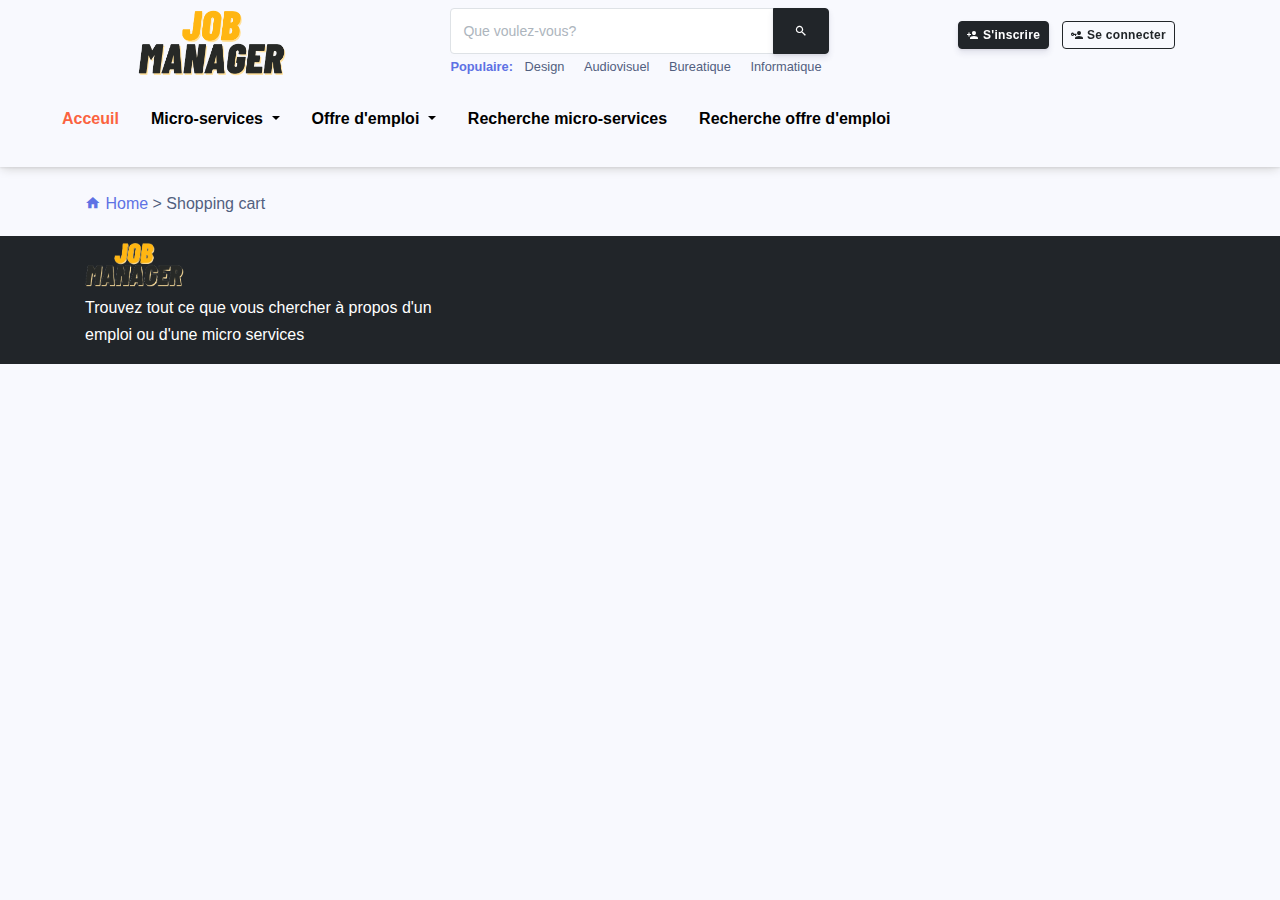
<file: index.html>
<!DOCTYPE html>
<html lang="fr">
<head>
    <meta charset="UTF-8">
    <meta http-equiv="X-UA-Compatible" content="IE=edge">
    <meta name="viewport" content="width=device-width, initial-scale=1.0">
    <title>Disposition JM</title>
    <link href="./assets/css/bootstrap.min.css" rel="stylesheet">
    <link rel="stylesheet" href="./assets/plugins/material-design-iconic-font/css/materialdesignicons.min.css">
    <link rel="stylesheet" href="./assets/css/addons.css">
    <link rel="stylesheet" href="./assets/css/main.css">
</head>
<body>
    <div class="container-fluid">
        <header class="row" style="padding: 0px 0px !important;box-shadow: 0 3px 10px -2px #ccc, 0 1px 2px 0 rgb(0 0 0 / 10%), 0 0 0 0 transparent;">
            <div class="col-md-4 d-flex justify-content-center align-items-center">
                <img src="./assets/img/logo2.png" alt="Logo de JM" style="width: 150px;">
            </div>
            <div class="col-md-4 d-flex justify-content-center align-items-center">
                <form class="m-2">
                    <div class="input-group">
                        <input type="search" class="form-control" placeholder="Que voulez-vous?">
                        <button class="btn btn-dark" type="button">
                            <i class="mdi mdi-magnify"></i>
                        </button>
                    </div>
                    <div>
                        <small>
                            <strong class="text-primary">
                                Populaire:
                            </strong>
                            <span class="m-2">
                                Design
                            </span>
                            <span class="m-2">
                                Audiovisuel
                            </span>
                            <span class="m-2">
                                Bureatique
                            </span>
                            <span class="m-2">
                                Informatique
                            </span>
                        </small>
                    </div>
                </form>
            </div>
            <div class="col-md-4 d-flex justify-content-center align-items-center">
                <p>
                    <a href="" class="btn btn-dark m-1 btn-sm">
                        <i class="mdi mdi-account-plus"></i>
                        S'inscrire
                    </a>
                    <a href="" class="btn btn-outline-dark m-1 btn-sm">
                        <i class="mdi mdi-account-key"></i>
                        Se connecter
                    </a>
                </p>
            </div>
            <div class="col-12">
                <nav class="navbar navbar-expand-md">
                    <div class="container-fluid">
                        <div>
                            <button class="navbar-toggler" type="button" data-bs-toggle="collapse" data-bs-target="#navbarNav"
                                aria-controls="navbarNav" aria-expanded="false" aria-label="Toggle navigation">
                                <i class="mdi mdi-menu"></i>
                                <!-- <span class="navbar-toggler-icon text-dark"></span> -->
                            </button>
                        </div>
                        <div class="collapse navbar-collapse" id="navbarNav">
                            <ul class="navbar-nav justify-content-between text-center">
                                <li class="nav-item mb-3">
                                    <a href="./home.html" class="nav-link menulist" id="currentli" aria-current="page">
                                        Acceuil
                                    </a>
                                </li>
                                <li class="nav-item mb-3 dropdown">
                                    <a class="nav-link menulist dropdown-toggle" role="button"
                                        data-bs-toggle="dropdown" aria-expanded="false">
                                        Micro-services
                                    </a>
                                    <ul class="dropdown-menu">
                                        <li>
                                            <a href="./categorie.html" class="dropdown-item">
                                                Design
                                            </a>
                                        </li>
                                        <li>
                                            <a href="./categorie.html" class="dropdown-item">
                                                Audiovisuel
                                            </a>
                                        </li>
                                        <li>
                                            <a href="./categorie.html" class="dropdown-item">
                                                Marketing
                                            </a>
                                        </li>
                                        <li>
                                            <a href="./allcategorie.html" class="dropdown-item">
                                                <div class="btn btn-dark btn-sm w-100 text-center">
                                                    Voir tout
                                                </div>
                                            </a>
                                        </li>
                                    </ul>
                                </li>
                                <li class="nav-item mb-3 dropdown">
                                    <a class="nav-link menulist dropdown-toggle" role="button"
                                        data-bs-toggle="dropdown" aria-expanded="false">
                                        Offre d'emploi
                                    </a>
                                    <ul class="dropdown-menu">
                                        <li>
                                            <a href="./domaine.html" class="dropdown-item">
                                                Achats
                                            </a>
                                        </li>
                                        <li>
                                            <a href="./domaine.html" class="dropdown-item">
                                                Administration
                                            </a>
                                        </li>
                                        <li>
                                            <a href="./domaine.html" class="dropdown-item">
                                                Armée
                                            </a>
                                        </li>
                                        <li>
                                            <a href="./domaine.html" class="dropdown-item">
                                                Arts & design
                                            </a>
                                        </li>
                                        <li>
                                            <a href="./domaine.html" class="dropdown-item">
                                                Enseignement
                                            </a>
                                        </li>
                                        <li>
                                            <a href="./domaine.html" class="dropdown-item">
                                                Entrepreunariat
                                            </a>
                                        </li>
                                        <li>
                                            <a href="./domaine.html" class="dropdown-item">
                                                Développement personnel
                                            </a>
                                        </li>
                                        <li>
                                            <a href="./alldomaine.html" class="dropdown-item">
                                                <div class="btn btn-dark btn-sm w-100 text-center">
                                                    Voir tout
                                                </div>
                                            </a>
                                        </li>
                                    </ul>
                                </li>
                                <li class="nav-item mb-3">
                                    <a href="./searchms.html" class="nav-link menulist">
                                        Recherche micro-services
                                    </a>
                                </li>
                                <li class="nav-item mb-3">
                                    <a href="./searchoe.html" class="nav-link menulist">
                                        Recherche offre d'emploi
                                    </a>
                                </li>
                            </ul>
                        </div>
                    </div>
                </nav>
            </div>
        </header>
        <div class="breadcrumb-option mt-4">
            <div class="container">
                <div class="row">
                    <div class="col-lg-12">
                        <div class="breadcrumb__links">
                            <a href="./home.html"><i class="mdi mdi-home"></i> Home</a> > 
                            <span>Shopping cart</span>
                        </div>
                    </div>
                </div>
            </div>
        </div>
        <main>

        </main>
    </div>
    <footer class="bg-dark">
        <div class="container">
            <div class="row">
                <div class="col-md-4 justify-content-center align-items-center">
                    <img src="../../assets/img/logo2.png" alt="" class="img-fluid" width="100px">
                    <p class="text-white">
                        Trouvez tout ce que vous chercher à propos d'un emploi ou d'une micro services
                    </p>
                </div>
            </div>
        </div>
    </footer>
    <script src="./assets/js/bootstrap.bundle.min.js"></script>
</body>
</html>
</file>
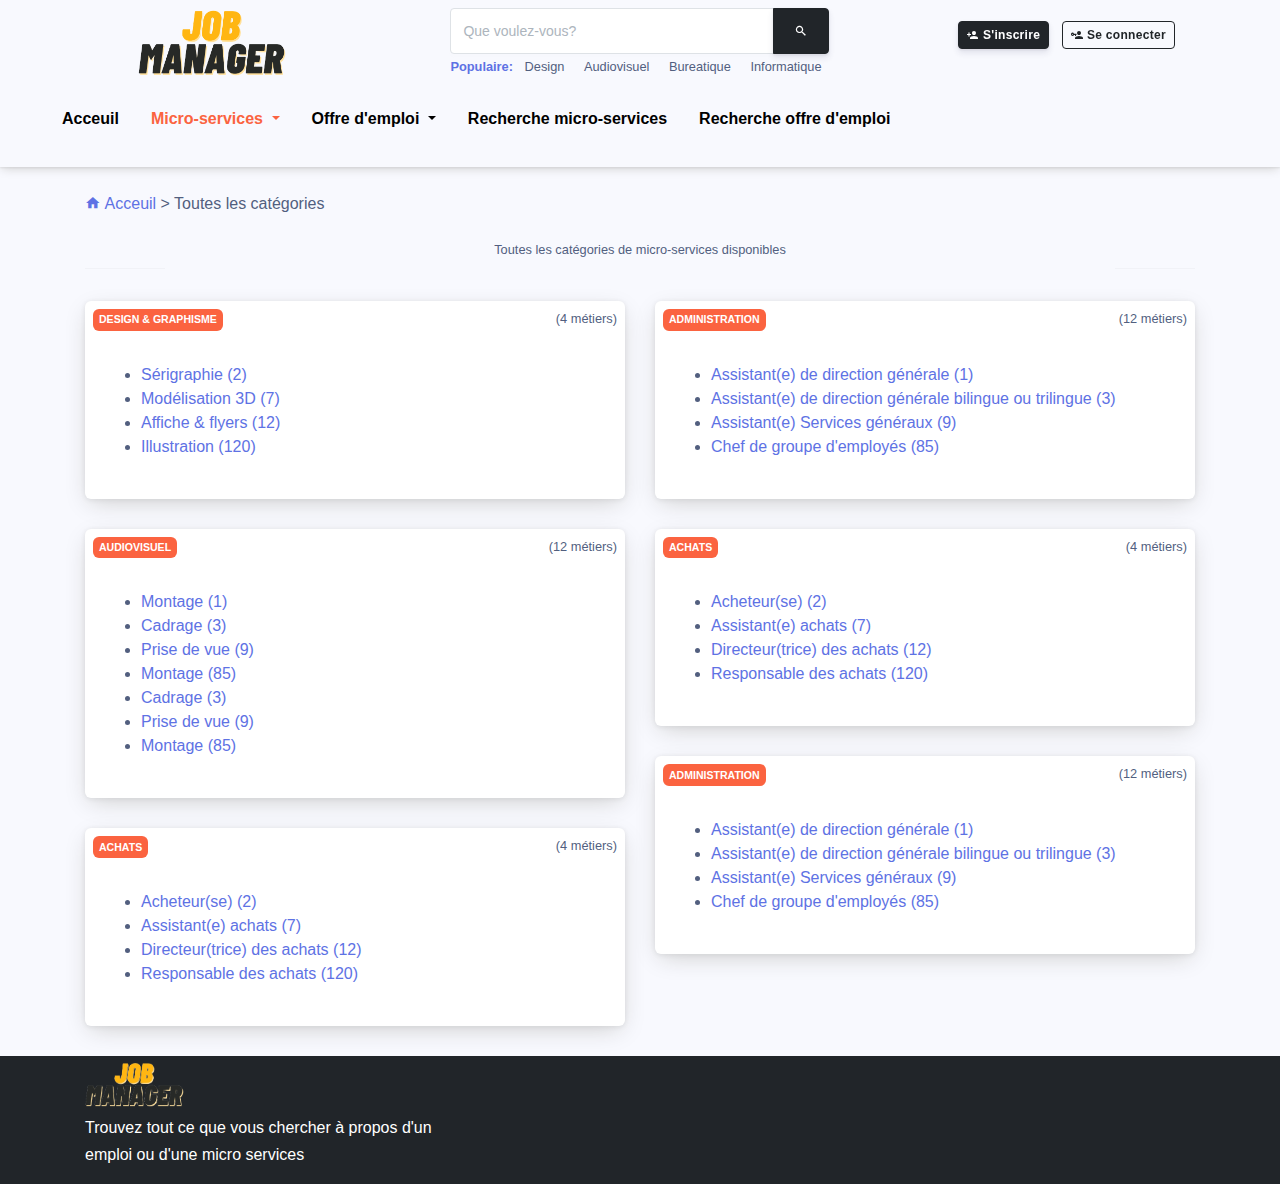
<file: allcategorie.html>
<!DOCTYPE html>
<html lang="fr">
<head>
    <meta charset="UTF-8">
    <meta http-equiv="X-UA-Compatible" content="IE=edge">
    <meta name="viewport" content="width=device-width, initial-scale=1.0">
    <title>Toutes les catégories de micro-services - JM</title>
    <link href="./assets/css/bootstrap.min.css" rel="stylesheet">
    <link rel="stylesheet" href="./assets/plugins/material-design-iconic-font/css/materialdesignicons.min.css">
    <link rel="stylesheet" href="./assets/css/addons.css">
    <link rel="stylesheet" href="./assets/css/main.css">
</head>
<body>
    <div class="container-fluid">
        <header class="row" style="padding: 0px 0px !important;box-shadow: 0 3px 10px -2px #ccc, 0 1px 2px 0 rgb(0 0 0 / 10%), 0 0 0 0 transparent;">
            <div class="col-md-4 d-flex justify-content-center align-items-center">
                <img src="./assets/img/logo2.png" alt="Logo de JM" style="width: 150px;">
            </div>
            <div class="col-md-4 d-flex justify-content-center align-items-center">
                <form class="m-2">
                    <div class="input-group">
                        <input type="search" class="form-control" placeholder="Que voulez-vous?">
                        <button class="btn btn-dark" type="button">
                            <i class="mdi mdi-magnify"></i>
                        </button>
                    </div>
                    <div>
                        <small>
                            <strong class="text-primary">
                                Populaire:
                            </strong>
                            <span class="m-2">
                                Design
                            </span>
                            <span class="m-2">
                                Audiovisuel
                            </span>
                            <span class="m-2">
                                Bureatique
                            </span>
                            <span class="m-2">
                                Informatique
                            </span>
                        </small>
                    </div>
                </form>
            </div>
            <div class="col-md-4 d-flex justify-content-center align-items-center">
                <p>
                    <a href="" class="btn btn-dark m-1 btn-sm">
                        <i class="mdi mdi-account-plus"></i>
                        S'inscrire
                    </a>
                    <a href="" class="btn btn-outline-dark m-1 btn-sm">
                        <i class="mdi mdi-account-key"></i>
                        Se connecter
                    </a>
                </p>
            </div>
            <div class="col-12">
                <nav class="navbar navbar-expand-md">
                    <div class="container-fluid">
                        <div>
                            <button class="navbar-toggler" type="button" data-bs-toggle="collapse" data-bs-target="#navbarNav"
                                aria-controls="navbarNav" aria-expanded="false" aria-label="Toggle navigation">
                                <i class="mdi mdi-menu"></i>
                                <!-- <span class="navbar-toggler-icon text-dark"></span> -->
                            </button>
                        </div>
                        <div class="collapse navbar-collapse" id="navbarNav">
                            <ul class="navbar-nav justify-content-between text-center">
                                <li class="nav-item mb-3">
                                    <a href="./home.html" class="nav-link menulist">
                                        Acceuil
                                    </a>
                                </li>
                                <li class="nav-item mb-3 dropdown">
                                    <a class="nav-link menulist dropdown-toggle" role="button" data-bs-toggle="dropdown" aria-expanded="false" id="currentli" aria-current="page">
                                        Micro-services
                                    </a>
                                    <ul class="dropdown-menu">
                                        <li>
                                            <a href="./categorie.html" class="dropdown-item">
                                                Design
                                            </a>
                                        </li>
                                        <li>
                                            <a href="./categorie.html" class="dropdown-item">
                                                Audiovisuel
                                            </a>
                                        </li>
                                        <li>
                                            <a href="./categorie.html" class="dropdown-item">
                                                Marketing
                                            </a>
                                        </li>
                                        <li>
                                            <a href="./allcategorie.html" class="dropdown-item">
                                                <div class="btn btn-dark btn-sm w-100 text-center">
                                                    Voir tout
                                                </div>
                                            </a>
                                        </li>
                                    </ul>
                                </li>
                                <li class="nav-item mb-3 dropdown">
                                    <a class="nav-link menulist dropdown-toggle" role="button"
                                        data-bs-toggle="dropdown" aria-expanded="false">
                                        Offre d'emploi
                                    </a>
                                    <ul class="dropdown-menu">
                                        <li>
                                            <a href="./domaine.html" class="dropdown-item">
                                                Achats
                                            </a>
                                        </li>
                                        <li>
                                            <a href="./domaine.html" class="dropdown-item">
                                                Administration
                                            </a>
                                        </li>
                                        <li>
                                            <a href="./domaine.html" class="dropdown-item">
                                                Armée
                                            </a>
                                        </li>
                                        <li>
                                            <a href="./domaine.html" class="dropdown-item">
                                                Arts & design
                                            </a>
                                        </li>
                                        <li>
                                            <a href="./domaine.html" class="dropdown-item">
                                                Enseignement
                                            </a>
                                        </li>
                                        <li>
                                            <a href="./domaine.html" class="dropdown-item">
                                                Entrepreunariat
                                            </a>
                                        </li>
                                        <li>
                                            <a href="./domaine.html" class="dropdown-item">
                                                Développement personnel
                                            </a>
                                        </li>
                                        <li>
                                            <a href="./alldomaine.html" class="dropdown-item">
                                                <div class="btn btn-dark btn-sm w-100 text-center">
                                                    Voir tout
                                                </div>
                                            </a>
                                        </li>
                                    </ul>
                                </li>
                                <li class="nav-item mb-3">
                                    <a href="./searchms.html" class="nav-link menulist">
                                        Recherche micro-services
                                    </a>
                                </li>
                                <li class="nav-item mb-3">
                                    <a href="./searchoe.html" class="nav-link menulist">
                                        Recherche offre d'emploi
                                    </a>
                                </li>
                            </ul>
                        </div>
                    </div>
                </nav>
            </div>
        </header>
        <div class="breadcrumb-option mt-4">
            <div class="container">
                <div class="row">
                    <div class="col-lg-12">
                        <div class="breadcrumb__links">
                            <a href="./home.html"><i class="mdi mdi-home"></i> Acceuil</a> > 
                            <span>Toutes les catégories</span>
                        </div>
                    </div>
                </div>
            </div>
        </div>
        <main class="container">
            <div class="d-flex justify-content-between">
                <hr width="80px">
                <small class="m-1">
                    Toutes les catégories de micro-services disponibles
                </small>
                <hr width="80px">
            </div>
            <div class="row">
                <div class="col-md-6">
                    <div class="mb-2">
                        <div class="card" style="box-shadow: 0 7px 25px -5px #ccc, 0 1px 5px 0 rgb(0 0 0 / 10%), 0 0 0 0 transparent;">
                            <div class="d-flex justify-content-between p-2">
                                <small class="badge bg-warning">
                                    Design & graphisme
                                </small>
                                <small>
                                    (4 métiers)
                                </small>
                            </div>
                            <div class="card-body">
                                <ul class="group-list">
                                    <li>
                                        <a href="./categorie.html">
                                            Sérigraphie (2)
                                        </a>
                                    </li>
                                    <li>
                                        <a href="./categorie.html">
                                            Modélisation 3D (7)
                                        </a>
                                    </li>
                                    <li>
                                        <a href="./categorie.html">
                                            Affiche & flyers (12)
                                        </a>
                                    </li>
                                    <li>
                                        <a href="./categorie.html">
                                            Illustration (120)
                                        </a>
                                    </li>
                                </ul>
                            </div>
                        </div>
                    </div>
                    <div class="mb-2">
                        <div class="card" style="box-shadow: 0 7px 25px -5px #ccc, 0 1px 5px 0 rgb(0 0 0 / 10%), 0 0 0 0 transparent;">
                            <div class="d-flex justify-content-between p-2">
                                <small class="badge bg-warning">
                                    Audiovisuel
                                </small>
                                <small>
                                    (12 métiers)
                                </small>
                            </div>
                            <div class="card-body">
                                <ul class="group-list">
                                    <li>
                                        <a href="./categorie.html">
                                            Montage (1)
                                        </a>
                                    </li>
                                    <li>
                                        <a href="./categorie.html">
                                            Cadrage (3)
                                        </a>
                                    </li>
                                    <li>
                                        <a href="./categorie.html">
                                            Prise de vue (9)
                                        </a>
                                    </li>
                                    <li>
                                        <a href="./categorie.html">
                                            Montage (85)
                                        </a>
                                    </li>
                                    <li>
                                        <a href="./categorie.html">
                                            Cadrage (3)
                                        </a>
                                    </li>
                                    <li>
                                        <a href="./categorie.html">
                                            Prise de vue (9)
                                        </a>
                                    </li>
                                    <li>
                                        <a href="./categorie.html">
                                            Montage (85)
                                        </a>
                                    </li>
                                </ul>
                            </div>
                        </div>
                    </div>
                    <div class="mb-2">
                        <div class="card" style="box-shadow: 0 7px 25px -5px #ccc, 0 1px 5px 0 rgb(0 0 0 / 10%), 0 0 0 0 transparent;">
                            <div class="d-flex justify-content-between p-2">
                                <small class="badge bg-warning">
                                    Achats
                                </small>
                                <small>
                                    (4 métiers)
                                </small>
                            </div>
                            <div class="card-body">
                                <ul class="group-list">
                                    <li>
                                        <a href="./categorie.html">
                                            Acheteur(se) (2)
                                        </a>
                                    </li>
                                    <li>
                                        <a href="./categorie.html">
                                            Assistant(e) achats (7)
                                        </a>
                                    </li>
                                    <li>
                                        <a href="./categorie.html">
                                            Directeur(trice) des achats (12)
                                        </a>
                                    </li>
                                    <li>
                                        <a href="./categorie.html">
                                            Responsable des achats (120)
                                        </a>
                                    </li>
                                </ul>
                            </div>
                        </div>
                    </div>
                </div>
                <div class="col-md-6">
                    <div class="mb-2">
                        <div class="card" style="box-shadow: 0 7px 25px -5px #ccc, 0 1px 5px 0 rgb(0 0 0 / 10%), 0 0 0 0 transparent;">
                            <div class="d-flex justify-content-between p-2">
                                <small class="badge bg-warning">
                                    Administration
                                </small>
                                <small>
                                    (12 métiers)
                                </small>
                            </div>
                            <div class="card-body">
                                <ul class="group-list">
                                    <li>
                                        <a href="./categorie.html">
                                            Assistant(e) de direction générale (1)
                                        </a>
                                    </li>
                                    <li>
                                        <a href="./categorie.html">
                                            Assistant(e) de direction générale bilingue ou trilingue (3)
                                        </a>
                                    </li>
                                    <li>
                                        <a href="./categorie.html">
                                            Assistant(e) Services généraux (9)
                                        </a>
                                    </li>
                                    <li>
                                        <a href="./categorie.html">
                                            Chef de groupe d'employés (85)
                                        </a>
                                    </li>
                                </ul>
                            </div>
                        </div>
                    </div>
                    <div class="mb-2">
                        <div class="card" style="box-shadow: 0 7px 25px -5px #ccc, 0 1px 5px 0 rgb(0 0 0 / 10%), 0 0 0 0 transparent;">
                            <div class="d-flex justify-content-between p-2">
                                <small class="badge bg-warning">
                                    Achats
                                </small>
                                <small>
                                    (4 métiers)
                                </small>
                            </div>
                            <div class="card-body">
                                <ul class="group-list">
                                    <li>
                                        <a href="./categorie.html">
                                            Acheteur(se) (2)
                                        </a>
                                    </li>
                                    <li>
                                        <a href="./categorie.html">
                                            Assistant(e) achats (7)
                                        </a>
                                    </li>
                                    <li>
                                        <a href="./categorie.html">
                                            Directeur(trice) des achats (12)
                                        </a>
                                    </li>
                                    <li>
                                        <a href="./categorie.html">
                                            Responsable des achats (120)
                                        </a>
                                    </li>
                                </ul>
                            </div>
                        </div>
                    </div>
                    <div class="mb-2">
                        <div class="card" style="box-shadow: 0 7px 25px -5px #ccc, 0 1px 5px 0 rgb(0 0 0 / 10%), 0 0 0 0 transparent;">
                            <div class="d-flex justify-content-between p-2">
                                <small class="badge bg-warning">
                                    Administration
                                </small>
                                <small>
                                    (12 métiers)
                                </small>
                            </div>
                            <div class="card-body">
                                <ul class="group-list">
                                    <li>
                                        <a href="./categorie.html">
                                            Assistant(e) de direction générale (1)
                                        </a>
                                    </li>
                                    <li>
                                        <a href="./categorie.html">
                                            Assistant(e) de direction générale bilingue ou trilingue (3)
                                        </a>
                                    </li>
                                    <li>
                                        <a href="./categorie.html">
                                            Assistant(e) Services généraux (9)
                                        </a>
                                    </li>
                                    <li>
                                        <a href="./categorie.html">
                                            Chef de groupe d'employés (85)
                                        </a>
                                    </li>
                                </ul>
                            </div>
                        </div>
                    </div>
                </div>
            </div>
        </main>
    </div>
    <footer class="bg-dark">
        <div class="container">
            <div class="row">
                <div class="col-md-4 justify-content-center align-items-center">
                    <img src="./assets/img/logo2.png" alt="" class="img-fluid" width="100px">
                    <p class="text-white">
                        Trouvez tout ce que vous chercher à propos d'un emploi ou d'une micro services
                    </p>
                </div>
            </div>
        </div>
    </footer>
    <script src="./assets/js/bootstrap.bundle.min.js"></script>
</body>
</html>
</file>
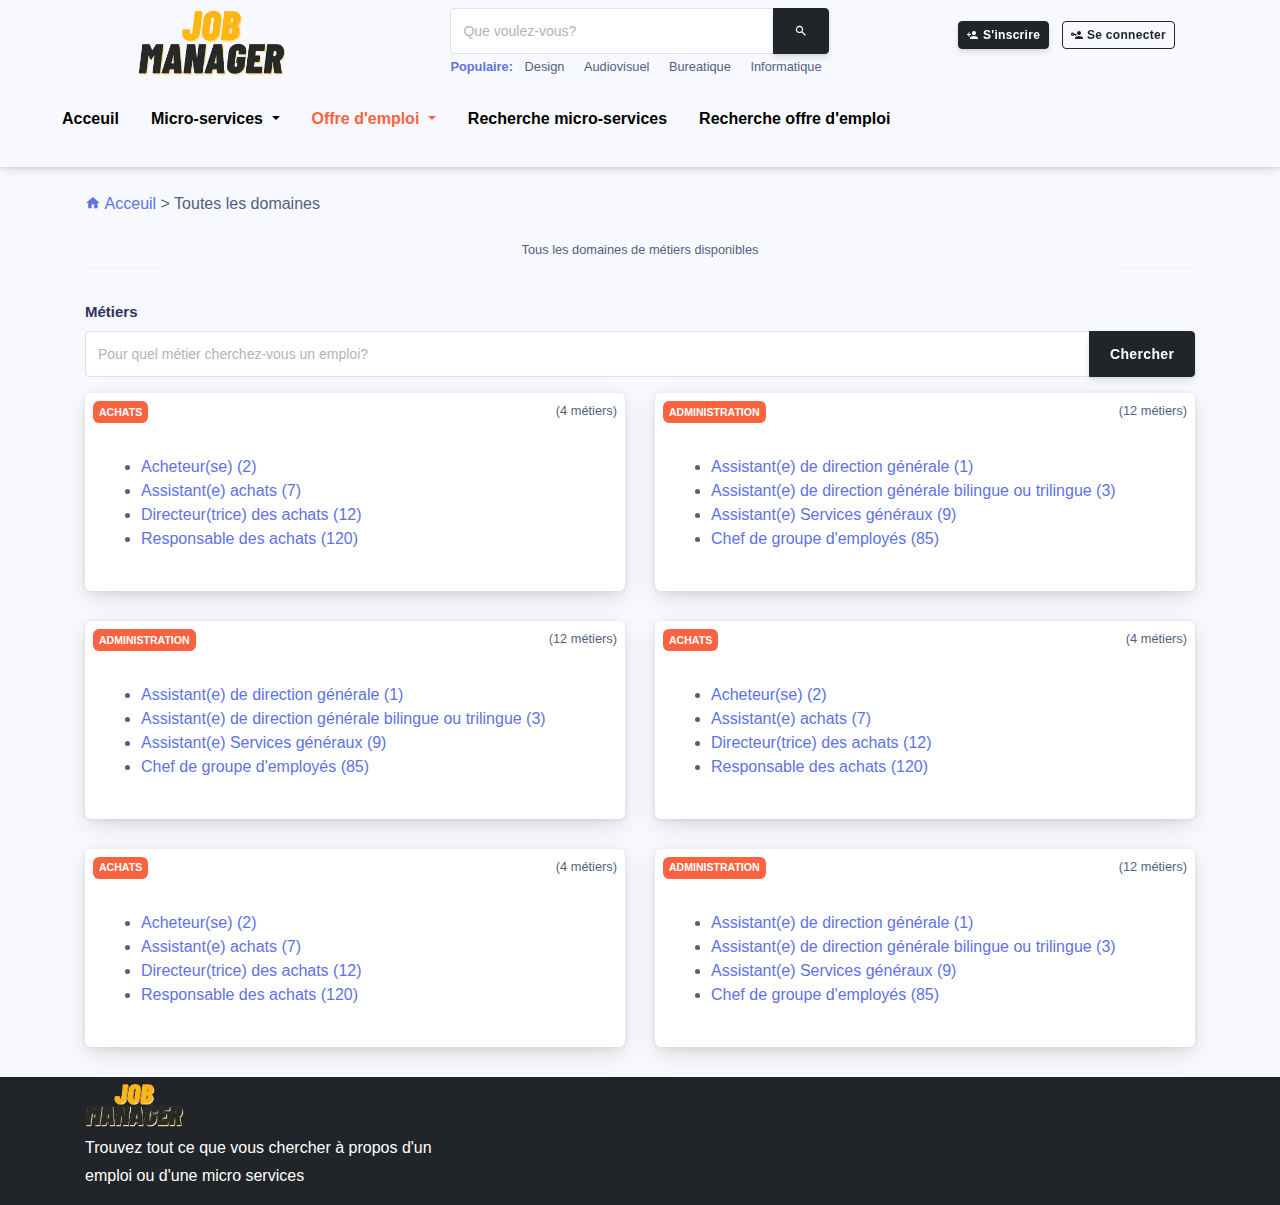
<file: alldomaine.html>
<!DOCTYPE html>
<html lang="fr">
<head>
    <meta charset="UTF-8">
    <meta http-equiv="X-UA-Compatible" content="IE=edge">
    <meta name="viewport" content="width=device-width, initial-scale=1.0">
    <title>Tous les domaines de métier - JM</title>
    <link href="./assets/css/bootstrap.min.css" rel="stylesheet">
    <link rel="stylesheet" href="./assets/plugins/material-design-iconic-font/css/materialdesignicons.min.css">
    <link rel="stylesheet" href="./assets/css/addons.css">
    <link rel="stylesheet" href="./assets/css/main.css">
</head>
<body>
    <div class="container-fluid">
        <header class="row" style="padding: 0px 0px !important;box-shadow: 0 3px 10px -2px #ccc, 0 1px 2px 0 rgb(0 0 0 / 10%), 0 0 0 0 transparent;">
            <div class="col-md-4 d-flex justify-content-center align-items-center">
                <img src="../../assets/img/logo2.png" alt="Logo de JM" style="width: 150px;">
            </div>
            <div class="col-md-4 d-flex justify-content-center align-items-center">
                <form class="m-2">
                    <div class="input-group">
                        <input type="search" class="form-control" placeholder="Que voulez-vous?">
                        <button class="btn btn-dark" type="button">
                            <i class="mdi mdi-magnify"></i>
                        </button>
                    </div>
                    <div>
                        <small>
                            <strong class="text-primary">
                                Populaire:
                            </strong>
                            <span class="m-2">
                                Design
                            </span>
                            <span class="m-2">
                                Audiovisuel
                            </span>
                            <span class="m-2">
                                Bureatique
                            </span>
                            <span class="m-2">
                                Informatique
                            </span>
                        </small>
                    </div>
                </form>
            </div>
            <div class="col-md-4 d-flex justify-content-center align-items-center">
                <p>
                    <a href="" class="btn btn-dark m-1 btn-sm">
                        <i class="mdi mdi-account-plus"></i>
                        S'inscrire
                    </a>
                    <a href="" class="btn btn-outline-dark m-1 btn-sm">
                        <i class="mdi mdi-account-key"></i>
                        Se connecter
                    </a>
                </p>
            </div>
            <div class="col-12">
                <nav class="navbar navbar-expand-md">
                    <div class="container-fluid">
                        <div>
                            <button class="navbar-toggler" type="button" data-bs-toggle="collapse" data-bs-target="#navbarNav"
                                aria-controls="navbarNav" aria-expanded="false" aria-label="Toggle navigation">
                                <i class="mdi mdi-menu"></i>
                                <!-- <span class="navbar-toggler-icon text-dark"></span> -->
                            </button>
                        </div>
                        <div class="collapse navbar-collapse" id="navbarNav">
                            <ul class="navbar-nav justify-content-between text-center">
                                <li class="nav-item mb-3">
                                    <a href="./home.html" class="nav-link menulist">
                                        Acceuil
                                    </a>
                                </li>
                                <li class="nav-item mb-3 dropdown">
                                    <a class="nav-link menulist dropdown-toggle" role="button"
                                        data-bs-toggle="dropdown" aria-expanded="false">
                                        Micro-services
                                    </a>
                                    <ul class="dropdown-menu">
                                        <li>
                                            <a href="./categorie.html" class="dropdown-item">
                                                Design
                                            </a>
                                        </li>
                                        <li>
                                            <a href="./categorie.html" class="dropdown-item">
                                                Audiovisuel
                                            </a>
                                        </li>
                                        <li>
                                            <a href="./categorie.html" class="dropdown-item">
                                                Marketing
                                            </a>
                                        </li>
                                        <li>
                                            <a href="./allcategorie.html" class="dropdown-item">
                                                <div class="btn btn-dark btn-sm w-100 text-center">
                                                    Voir tout
                                                </div>
                                            </a>
                                        </li>
                                    </ul>
                                </li>
                                <li class="nav-item mb-3 dropdown">
                                    <a class="nav-link menulist dropdown-toggle" role="button" data-bs-toggle="dropdown" aria-expanded="false" id="currentli" aria-current="page">
                                        Offre d'emploi
                                    </a>
                                    <ul class="dropdown-menu">
                                        <li>
                                            <a href="./domaine.html" class="dropdown-item">
                                                Achats
                                            </a>
                                        </li>
                                        <li>
                                            <a href="./domaine.html" class="dropdown-item">
                                                Administration
                                            </a>
                                        </li>
                                        <li>
                                            <a href="./domaine.html" class="dropdown-item">
                                                Armée
                                            </a>
                                        </li>
                                        <li>
                                            <a href="./domaine.html" class="dropdown-item">
                                                Arts & design
                                            </a>
                                        </li>
                                        <li>
                                            <a href="./domaine.html" class="dropdown-item">
                                                Enseignement
                                            </a>
                                        </li>
                                        <li>
                                            <a href="./domaine.html" class="dropdown-item">
                                                Entrepreunariat
                                            </a>
                                        </li>
                                        <li>
                                            <a href="./domaine.html" class="dropdown-item">
                                                Développement personnel
                                            </a>
                                        </li>
                                        <li>
                                            <a href="./alldomaine.html" class="dropdown-item">
                                                <div class="btn btn-dark btn-sm w-100 text-center">
                                                    Voir tout
                                                </div>
                                            </a>
                                        </li>
                                    </ul>
                                </li>
                                <li class="nav-item mb-3">
                                    <a href="./searchms.html" class="nav-link menulist">
                                        Recherche micro-services
                                    </a>
                                </li>
                                <li class="nav-item mb-3">
                                    <a href="./searchoe.html" class="nav-link menulist">
                                        Recherche offre d'emploi
                                    </a>
                                </li>
                            </ul>
                        </div>
                    </div>
                </nav>
            </div>
        </header>
        <div class="breadcrumb-option mt-4">
            <div class="container">
                <div class="row">
                    <div class="col-lg-12">
                        <div class="breadcrumb__links">
                            <a href="./home.html"><i class="mdi mdi-home"></i> Acceuil</a> > 
                            <span>Toutes les domaines</span>
                        </div>
                    </div>
                </div>
            </div>
        </div>
        <main class="container">
            <div class="d-flex justify-content-between">
                <hr width="80px">
                <small class="m-1">
                    Tous les domaines de métiers disponibles
                </small>
                <hr width="80px">
            </div>
            <div class="form-group mb-3">
                <h4 class="sub-title">
                    Métiers
                </h4>
                <div class="input-group">
                    <input list="metiersList" name="metierRef" id="metierRef" class="form-control" placeholder="Pour quel métier cherchez-vous un emploi?">
                    <button class="btn btn-dark" type="button">
                        Chercher
                    </button>
                </div>
                <datalist id="metiersList">
                    <option value="Acheteur">
                    <option value="Commercial">
                    <option value="Acheteur1">
                    <option value="Commercia1l">
                    <option value="Achete1ur">
                    <option value="Commer1cial">
                    <option value="Acheteu11r">
                    <option value="Commer2cial">
                    <option value="Acheteu2r">
                    <option value="Commerci2al">
                    <option value="Acheteur3">
                    <option value="Commerci3al">
                    <option value="Acheteur4">
                    <option value="Commerci444al">
                    <option value="Ach5eteur">
                    <option value="Comm6ercial">
                    <option value="Achet1eur">
                    <option value="Commer8cial">
                    <option value="Acheteu8r">
                    <option value="Commerci9al">
                </datalist>
            </div>
            <div class="row">
                <div class="col-md-6">
                    <div class="mb-2">
                        <div class="card" style="box-shadow: 0 7px 25px -5px #ccc, 0 1px 5px 0 rgb(0 0 0 / 10%), 0 0 0 0 transparent;">
                            <div class="d-flex justify-content-between p-2">
                                <small class="badge bg-warning">
                                    Achats
                                </small>
                                <small>
                                    (4 métiers)
                                </small>
                            </div>
                            <div class="card-body">
                                <ul class="group-list">
                                    <li>
                                        <a href="./domaine.html">
                                            Acheteur(se) (2)
                                        </a>
                                    </li>
                                    <li>
                                        <a href="./domaine.html">
                                            Assistant(e) achats (7)
                                        </a>
                                    </li>
                                    <li>
                                        <a href="./domaine.html">
                                            Directeur(trice) des achats (12)
                                        </a>
                                    </li>
                                    <li>
                                        <a href="./domaine.html">
                                            Responsable des achats (120)
                                        </a>
                                    </li>
                                </ul>
                            </div>
                        </div>
                    </div>
                    <div class="mb-2">
                        <div class="card" style="box-shadow: 0 7px 25px -5px #ccc, 0 1px 5px 0 rgb(0 0 0 / 10%), 0 0 0 0 transparent;">
                            <div class="d-flex justify-content-between p-2">
                                <small class="badge bg-warning">
                                    Administration
                                </small>
                                <small>
                                    (12 métiers)
                                </small>
                            </div>
                            <div class="card-body">
                                <ul class="group-list">
                                    <li>
                                        <a href="./domaine.html">
                                            Assistant(e) de direction générale (1)
                                        </a>
                                    </li>
                                    <li>
                                        <a href="./domaine.html">
                                            Assistant(e) de direction générale bilingue ou trilingue (3)
                                        </a>
                                    </li>
                                    <li>
                                        <a href="./domaine.html">
                                            Assistant(e) Services généraux (9)
                                        </a>
                                    </li>
                                    <li>
                                        <a href="./domaine.html">
                                            Chef de groupe d'employés (85)
                                        </a>
                                    </li>
                                </ul>
                            </div>
                        </div>
                    </div>
                    <div class="mb-2">
                        <div class="card" style="box-shadow: 0 7px 25px -5px #ccc, 0 1px 5px 0 rgb(0 0 0 / 10%), 0 0 0 0 transparent;">
                            <div class="d-flex justify-content-between p-2">
                                <small class="badge bg-warning">
                                    Achats
                                </small>
                                <small>
                                    (4 métiers)
                                </small>
                            </div>
                            <div class="card-body">
                                <ul class="group-list">
                                    <li>
                                        <a href="./domaine.html">
                                            Acheteur(se) (2)
                                        </a>
                                    </li>
                                    <li>
                                        <a href="./domaine.html">
                                            Assistant(e) achats (7)
                                        </a>
                                    </li>
                                    <li>
                                        <a href="./domaine.html">
                                            Directeur(trice) des achats (12)
                                        </a>
                                    </li>
                                    <li>
                                        <a href="./domaine.html">
                                            Responsable des achats (120)
                                        </a>
                                    </li>
                                </ul>
                            </div>
                        </div>
                    </div>
                </div>
                <div class="col-md-6">
                    <div class="mb-2">
                        <div class="card" style="box-shadow: 0 7px 25px -5px #ccc, 0 1px 5px 0 rgb(0 0 0 / 10%), 0 0 0 0 transparent;">
                            <div class="d-flex justify-content-between p-2">
                                <small class="badge bg-warning">
                                    Administration
                                </small>
                                <small>
                                    (12 métiers)
                                </small>
                            </div>
                            <div class="card-body">
                                <ul class="group-list">
                                    <li>
                                        <a href="./domaine.html">
                                            Assistant(e) de direction générale (1)
                                        </a>
                                    </li>
                                    <li>
                                        <a href="./domaine.html">
                                            Assistant(e) de direction générale bilingue ou trilingue (3)
                                        </a>
                                    </li>
                                    <li>
                                        <a href="./domaine.html">
                                            Assistant(e) Services généraux (9)
                                        </a>
                                    </li>
                                    <li>
                                        <a href="./domaine.html">
                                            Chef de groupe d'employés (85)
                                        </a>
                                    </li>
                                </ul>
                            </div>
                        </div>
                    </div>
                    <div class="mb-2">
                        <div class="card" style="box-shadow: 0 7px 25px -5px #ccc, 0 1px 5px 0 rgb(0 0 0 / 10%), 0 0 0 0 transparent;">
                            <div class="d-flex justify-content-between p-2">
                                <small class="badge bg-warning">
                                    Achats
                                </small>
                                <small>
                                    (4 métiers)
                                </small>
                            </div>
                            <div class="card-body">
                                <ul class="group-list">
                                    <li>
                                        <a href="./domaine.html">
                                            Acheteur(se) (2)
                                        </a>
                                    </li>
                                    <li>
                                        <a href="./domaine.html">
                                            Assistant(e) achats (7)
                                        </a>
                                    </li>
                                    <li>
                                        <a href="./domaine.html">
                                            Directeur(trice) des achats (12)
                                        </a>
                                    </li>
                                    <li>
                                        <a href="./domaine.html">
                                            Responsable des achats (120)
                                        </a>
                                    </li>
                                </ul>
                            </div>
                        </div>
                    </div>
                    <div class="mb-2">
                        <div class="card" style="box-shadow: 0 7px 25px -5px #ccc, 0 1px 5px 0 rgb(0 0 0 / 10%), 0 0 0 0 transparent;">
                            <div class="d-flex justify-content-between p-2">
                                <small class="badge bg-warning">
                                    Administration
                                </small>
                                <small>
                                    (12 métiers)
                                </small>
                            </div>
                            <div class="card-body">
                                <ul class="group-list">
                                    <li>
                                        <a href="./domaine.html">
                                            Assistant(e) de direction générale (1)
                                        </a>
                                    </li>
                                    <li>
                                        <a href="./domaine.html">
                                            Assistant(e) de direction générale bilingue ou trilingue (3)
                                        </a>
                                    </li>
                                    <li>
                                        <a href="./domaine.html">
                                            Assistant(e) Services généraux (9)
                                        </a>
                                    </li>
                                    <li>
                                        <a href="./domaine.html">
                                            Chef de groupe d'employés (85)
                                        </a>
                                    </li>
                                </ul>
                            </div>
                        </div>
                    </div>
                </div>
            </div>
        </main>
    </div>
    <footer class="bg-dark">
        <div class="container">
            <div class="row">
                <div class="col-md-4 justify-content-center align-items-center">
                    <img src="./assets/img/logo2.png" alt="" class="img-fluid" width="100px">
                    <p class="text-white">
                        Trouvez tout ce que vous chercher à propos d'un emploi ou d'une micro services
                    </p>
                </div>
            </div>
        </div>
    </footer>
    <script src="./assets/js/bootstrap.bundle.min.js"></script>
</body>
</html>
</file>
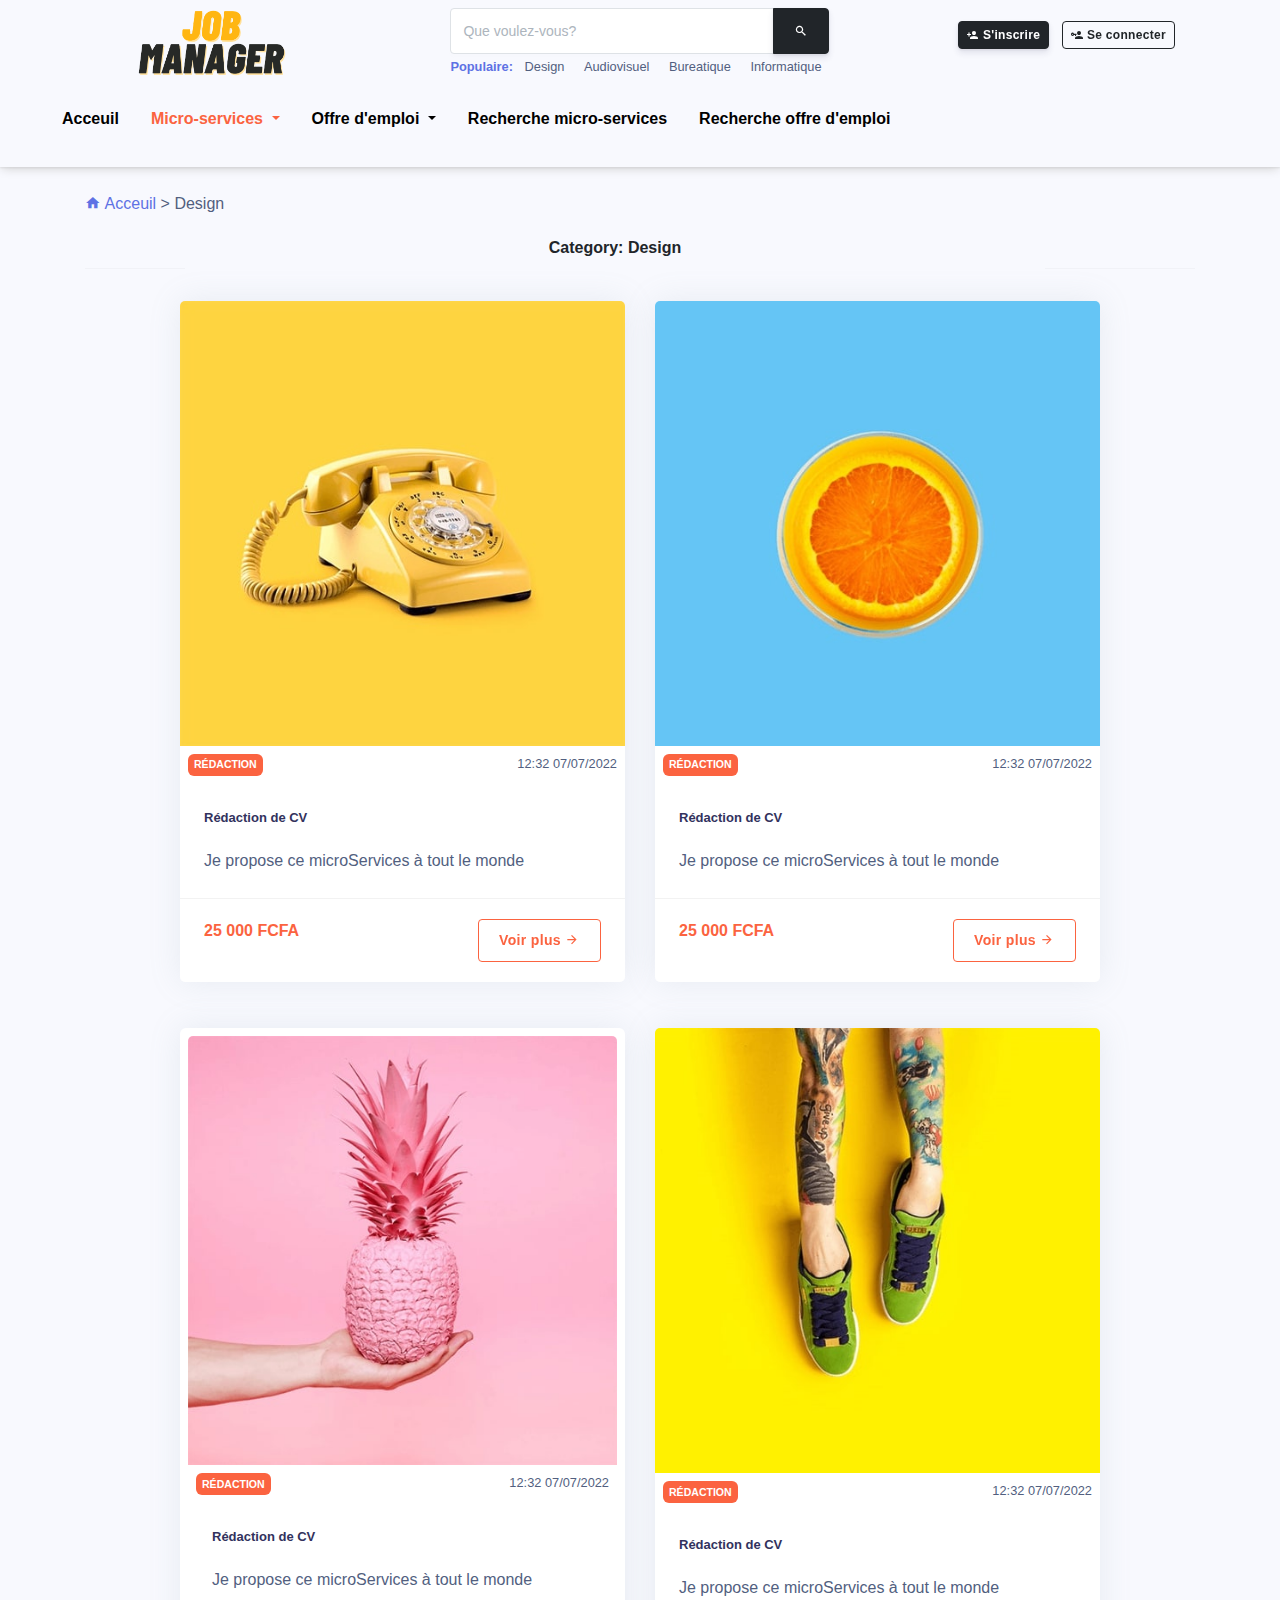
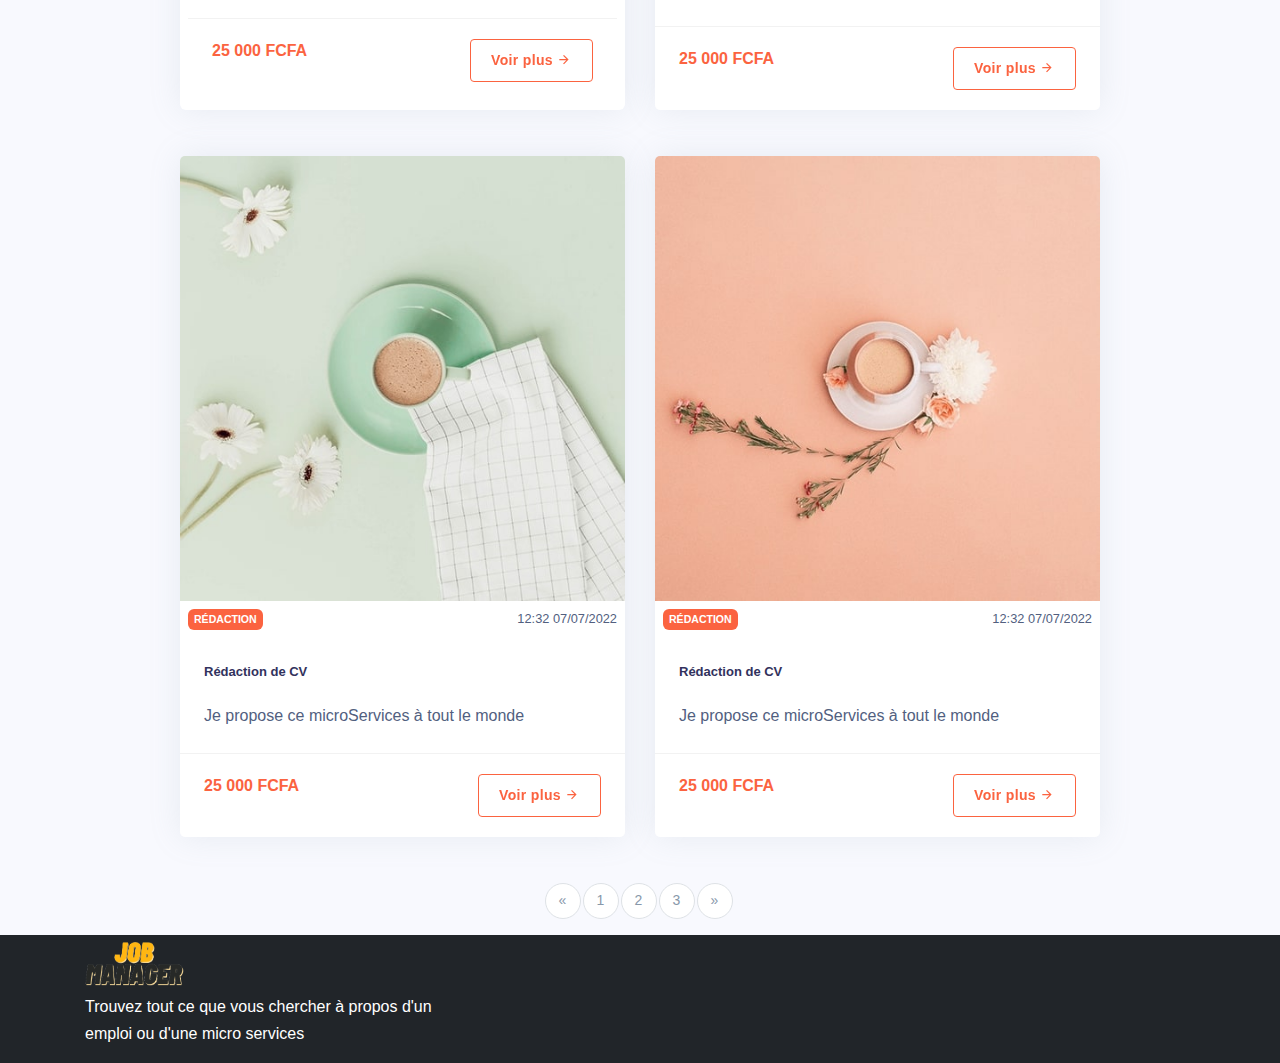
<file: categorie.html>
<!DOCTYPE html>
<html lang="fr">
<head>
    <meta charset="UTF-8">
    <meta http-equiv="X-UA-Compatible" content="IE=edge">
    <meta name="viewport" content="width=device-width, initial-scale=1.0">
    <title>Catégories de micro-services - JM</title>
    <link href="./assets/css/bootstrap.min.css" rel="stylesheet">
    <link rel="stylesheet" href="./assets/plugins/material-design-iconic-font/css/materialdesignicons.min.css">
    <link rel="stylesheet" href="./assets/css/addons.css">
    <link rel="stylesheet" href="./assets/css/main.css">
</head>
<body>
    <div class="container-fluid">
        <header class="row" style="padding: 0px 0px !important;box-shadow: 0 3px 10px -2px #ccc, 0 1px 2px 0 rgb(0 0 0 / 10%), 0 0 0 0 transparent;">
            <div class="col-md-4 d-flex justify-content-center align-items-center">
                <img src="./assets/img/logo2.png" alt="Logo de JM" style="width: 150px;">
            </div>
            <div class="col-md-4 d-flex justify-content-center align-items-center">
                <form class="m-2">
                    <div class="input-group">
                        <input type="search" class="form-control" placeholder="Que voulez-vous?">
                        <button class="btn btn-dark" type="button">
                            <i class="mdi mdi-magnify"></i>
                        </button>
                    </div>
                    <div>
                        <small>
                            <strong class="text-primary">
                                Populaire:
                            </strong>
                            <span class="m-2">
                                Design
                            </span>
                            <span class="m-2">
                                Audiovisuel
                            </span>
                            <span class="m-2">
                                Bureatique
                            </span>
                            <span class="m-2">
                                Informatique
                            </span>
                        </small>
                    </div>
                </form>
            </div>
            <div class="col-md-4 d-flex justify-content-center align-items-center">
                <p>
                    <a href="" class="btn btn-dark m-1 btn-sm">
                        <i class="mdi mdi-account-plus"></i>
                        S'inscrire
                    </a>
                    <a href="" class="btn btn-outline-dark m-1 btn-sm">
                        <i class="mdi mdi-account-key"></i>
                        Se connecter
                    </a>
                </p>
            </div>
            <div class="col-12">
                <nav class="navbar navbar-expand-md">
                    <div class="container-fluid">
                        <div>
                            <button class="navbar-toggler" type="button" data-bs-toggle="collapse" data-bs-target="#navbarNav"
                                aria-controls="navbarNav" aria-expanded="false" aria-label="Toggle navigation">
                                <i class="mdi mdi-menu"></i>
                                <!-- <span class="navbar-toggler-icon text-dark"></span> -->
                            </button>
                        </div>
                        <div class="collapse navbar-collapse" id="navbarNav">
                            <ul class="navbar-nav justify-content-between text-center">
                                <li class="nav-item mb-3">
                                    <a href="./home.html" class="nav-link menulist">
                                        Acceuil
                                    </a>
                                </li>
                                <li class="nav-item mb-3 dropdown">
                                    <a class="nav-link menulist dropdown-toggle" role="button" data-bs-toggle="dropdown" aria-expanded="false" id="currentli" aria-current="page">
                                        Micro-services
                                    </a>
                                    <ul class="dropdown-menu">
                                        <li>
                                            <a href="./categorie.html" class="dropdown-item">
                                                Design
                                            </a>
                                        </li>
                                        <li>
                                            <a href="./categorie.html" class="dropdown-item">
                                                Audiovisuel
                                            </a>
                                        </li>
                                        <li>
                                            <a href="./categorie.html" class="dropdown-item">
                                                Marketing
                                            </a>
                                        </li>
                                        <li>
                                            <a href="./allcategorie.html" class="dropdown-item">
                                                <div class="btn btn-dark btn-sm w-100 text-center">
                                                    Voir tout
                                                </div>
                                            </a>
                                        </li>
                                    </ul>
                                </li>
                                <li class="nav-item mb-3 dropdown">
                                    <a class="nav-link menulist dropdown-toggle" role="button"
                                        data-bs-toggle="dropdown" aria-expanded="false">
                                        Offre d'emploi
                                    </a>
                                    <ul class="dropdown-menu">
                                        <li>
                                            <a href="./domaine.html" class="dropdown-item">
                                                Achats
                                            </a>
                                        </li>
                                        <li>
                                            <a href="./domaine.html" class="dropdown-item">
                                                Administration
                                            </a>
                                        </li>
                                        <li>
                                            <a href="./domaine.html" class="dropdown-item">
                                                Armée
                                            </a>
                                        </li>
                                        <li>
                                            <a href="./domaine.html" class="dropdown-item">
                                                Arts & design
                                            </a>
                                        </li>
                                        <li>
                                            <a href="./domaine.html" class="dropdown-item">
                                                Enseignement
                                            </a>
                                        </li>
                                        <li>
                                            <a href="./domaine.html" class="dropdown-item">
                                                Entrepreunariat
                                            </a>
                                        </li>
                                        <li>
                                            <a href="./domaine.html" class="dropdown-item">
                                                Développement personnel
                                            </a>
                                        </li>
                                        <li>
                                            <a href="./alldomaine.html" class="dropdown-item">
                                                <div class="btn btn-dark btn-sm w-100 text-center">
                                                    Voir tout
                                                </div>
                                            </a>
                                        </li>
                                    </ul>
                                </li>
                                <li class="nav-item mb-3">
                                    <a href="./searchms.html" class="nav-link menulist">
                                        Recherche micro-services
                                    </a>
                                </li>
                                <li class="nav-item mb-3">
                                    <a href="./searchoe.html" class="nav-link menulist">
                                        Recherche offre d'emploi
                                    </a>
                                </li>
                            </ul>
                        </div>
                    </div>
                </nav>
            </div>
        </header>
        <div class="breadcrumb-option mt-4">
            <div class="container">
                <div class="row">
                    <div class="col-lg-12">
                        <div class="breadcrumb__links">
                            <a href="./home.html"><i class="mdi mdi-home"></i> Acceuil</a> > 
                            <span>Design</span>
                        </div>
                    </div>
                </div>
            </div>
        </div>
        <main class="container">
            <div class="row">
                <div class="col-12">
                    <div class="d-flex justify-content-between">
                        <hr width="100px">
                        <strong class="text-dark font-weight=20px">
                            Category: Design
                        </strong>
                        <hr width="150px">
                    </div>
                </div>
                <div class="col-md-12">
                    <div class="row justify-content-center align-items-center">
                        <div class="col-md-5 mb-3">
                            <div class="card">
                                <img src="./media/coverPicsMS/1.jpg" class="card-img-top" alt="...">
                                <div class="d-flex justify-content-between p-2">
                                    <small class="badge bg-warning">
                                        Rédaction
                                    </small>
                                    <small>
                                        12:32 07/07/2022
                                    </small>
                                </div>
                                <div class="card-body">
                                    <h5 class="card-title">
                                        Rédaction de CV
                                    </h5>
                                    <p class="card-text">
                                        Je propose ce microServices à tout le monde
                                    </p>
                                </div>
                                <div class="card-footer d-flex justify-content-between">
                                    <span class="text-warning">
                                        <strong>
                                            25 000 FCFA
                                        </strong>
                                    </span>
                                    <a href="./microServices.html" class="btn btn-outline-warning">
                                        Voir plus <i class="mdi mdi-arrow-right"></i>
                                    </a>
                                </div>
                            </div>
                        </div>
                        <div class="col-md-5 mb-3">
                            <div class="card">
                                <img src="./media/coverPicsMS/2.jpg" class="card-img-top" alt="...">
                                <div class="d-flex justify-content-between p-2">
                                    <small class="badge bg-warning">
                                        Rédaction
                                    </small>
                                    <small>
                                        12:32 07/07/2022
                                    </small>
                                </div>
                                <div class="card-body">
                                    <h5 class="card-title">
                                        Rédaction de CV
                                    </h5>
                                    <p class="card-text">
                                        Je propose ce microServices à tout le monde
                                    </p>
                                </div>
                                <div class="card-footer d-flex justify-content-between">
                                    <span class="text-warning">
                                        <strong>
                                            25 000 FCFA
                                        </strong>
                                    </span>
                                    <a href="./microServices.html" class="btn btn-outline-warning">
                                        Voir plus <i class="mdi mdi-arrow-right"></i>
                                    </a>
                                </div>
                            </div>
                        </div>
                        <div class="col-md-5 mb-3">
                            <div class="card p-2">
                                <img src="./media/coverPicsMS/3.jpg" class="card-img-top" alt="...">
                                <div class="d-flex justify-content-between p-2">
                                    <small class="badge bg-warning">
                                        Rédaction
                                    </small>
                                    <small>
                                        12:32 07/07/2022
                                    </small>
                                </div>
                                <div class="card-body">
                                    <h5 class="card-title">
                                        Rédaction de CV
                                    </h5>
                                    <p class="card-text">
                                        Je propose ce microServices à tout le monde
                                    </p>
                                </div>
                                <div class="card-footer d-flex justify-content-between">
                                    <span class="text-warning">
                                        <strong>
                                            25 000 FCFA
                                        </strong>
                                    </span>
                                    <a href="./microServices.html" class="btn btn-outline-warning">
                                        Voir plus <i class="mdi mdi-arrow-right"></i>
                                    </a>
                                </div>
                            </div>
                        </div>
                        <div class="col-md-5 mb-3">
                            <div class="card">
                                <img src="./media/coverPicsMS/4.jpg" class="card-img-top" alt="...">
                                <div class="d-flex justify-content-between p-2">
                                    <small class="badge bg-warning">
                                        Rédaction
                                    </small>
                                    <small>
                                        12:32 07/07/2022
                                    </small>
                                </div>
                                <div class="card-body">
                                    <h5 class="card-title">
                                        Rédaction de CV
                                    </h5>
                                    <p class="card-text">
                                        Je propose ce microServices à tout le monde
                                    </p>
                                </div>
                                <div class="card-footer d-flex justify-content-between">
                                    <span class="text-warning">
                                        <strong>
                                            25 000 FCFA
                                        </strong>
                                    </span>
                                    <a href="./microServices.html" class="btn btn-outline-warning">
                                        Voir plus <i class="mdi mdi-arrow-right"></i>
                                    </a>
                                </div>
                            </div>
                        </div>
                        <div class="col-md-5 mb-3">
                            <div class="card">
                                <img src="./media/coverPicsMS/5.jpg" class="card-img-top" alt="...">
                                <div class="d-flex justify-content-between p-2">
                                    <small class="badge bg-warning">
                                        Rédaction
                                    </small>
                                    <small>
                                        12:32 07/07/2022
                                    </small>
                                </div>
                                <div class="card-body">
                                    <h5 class="card-title">
                                        Rédaction de CV
                                    </h5>
                                    <p class="card-text">
                                        Je propose ce microServices à tout le monde
                                    </p>
                                </div>
                                <div class="card-footer d-flex justify-content-between">
                                    <span class="text-warning">
                                        <strong>
                                            25 000 FCFA
                                        </strong>
                                    </span>
                                    <a href="./microServices.html" class="btn btn-outline-warning">
                                        Voir plus <i class="mdi mdi-arrow-right"></i>
                                    </a>
                                </div>
                            </div>
                        </div>
                        <div class="col-md-5 mb-3">
                            <div class="card">
                                <img src="./media/coverPicsMS/11.jpg" class="card-img-top" alt="...">
                                <div class="d-flex justify-content-between p-2">
                                    <small class="badge bg-warning">
                                        Rédaction
                                    </small>
                                    <small>
                                        12:32 07/07/2022
                                    </small>
                                </div>
                                <div class="card-body">
                                    <h5 class="card-title">
                                        Rédaction de CV
                                    </h5>
                                    <p class="card-text">
                                        Je propose ce microServices à tout le monde
                                    </p>
                                </div>
                                <div class="card-footer d-flex justify-content-between">
                                    <span class="text-warning">
                                        <strong>
                                            25 000 FCFA
                                        </strong>
                                    </span>
                                    <a href="./microServices.html" class="btn btn-outline-warning">
                                        Voir plus <i class="mdi mdi-arrow-right"></i>
                                    </a>
                                </div>
                            </div>
                        </div>
                    </div>
                </div>
                <div class="d-flex justify-content-center align-items-center">
                        <nav aria-label="Page navigation example">
                            <ul class="pagination">
                            <li class="page-item">
                                <a class="page-link" href="#" aria-label="Previous">
                                <span aria-hidden="true">&laquo;</span>
                                </a>
                            </li>
                            <li class="page-item"><a class="page-link" href="#">1</a></li>
                            <li class="page-item"><a class="page-link" href="#">2</a></li>
                            <li class="page-item"><a class="page-link" href="#">3</a></li>
                            <li class="page-item">
                                <a class="page-link" href="#" aria-label="Next">
                                <span aria-hidden="true">&raquo;</span>
                                </a>
                            </li>
                           </ul>
                        </nav>
                </div>
        </main>
    </div>
    <footer class="bg-dark">
        <div class="container">
            <div class="row">
                <div class="col-md-4 justify-content-center align-items-center">
                    <img src="./assets/img/logo2.png" alt="" class="img-fluid" width="100px">
                    <p class="text-white">
                        Trouvez tout ce que vous chercher à propos d'un emploi ou d'une micro services
                    </p>
                </div>
            </div>
        </div>
    </footer>
    <script src="./assets/js/bootstrap.bundle.min.js"></script>
</body>
</html>
</file>
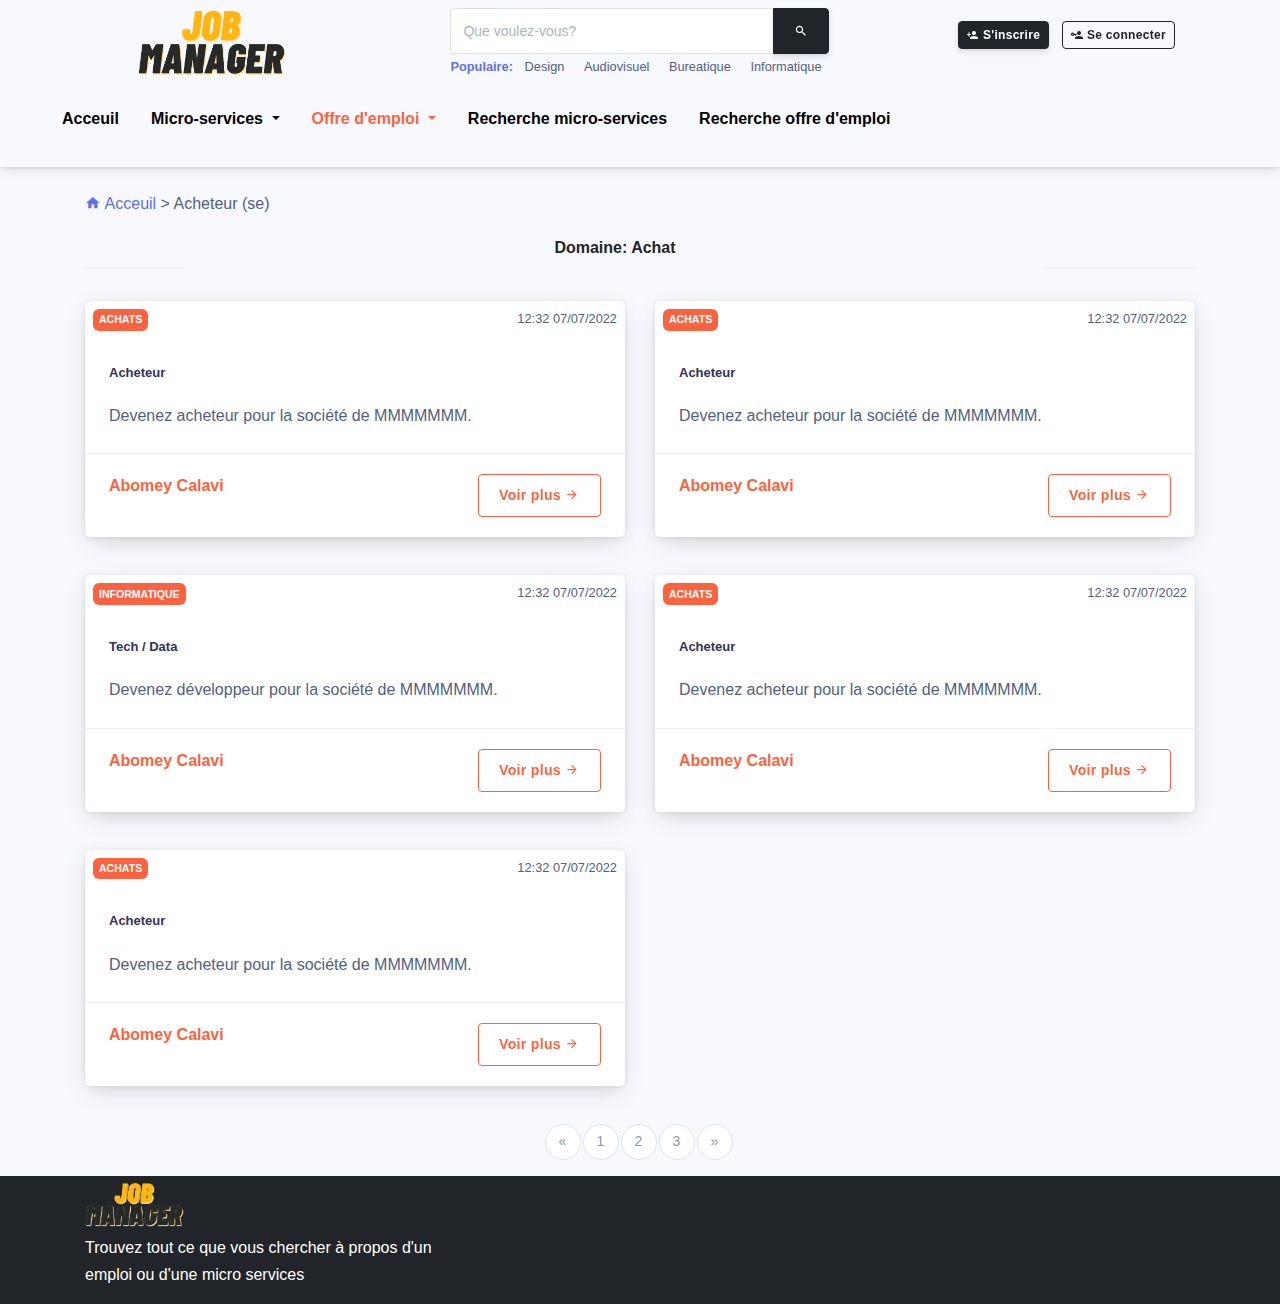
<file: domaine.html>
<!DOCTYPE html>
<html lang="fr">
<head>
    <meta charset="UTF-8">
    <meta http-equiv="X-UA-Compatible" content="IE=edge">
    <meta name="viewport" content="width=device-width, initial-scale=1.0">
    <title>Métier offre emploie - JM</title>
    <link href="./assets/css/bootstrap.min.css" rel="stylesheet">
    <link rel="stylesheet" href="./assets/plugins/material-design-iconic-font/css/materialdesignicons.min.css">
    <link rel="stylesheet" href="./assets/css/addons.css">
    <link rel="stylesheet" href="./assets/css/main.css">
</head>
<body>
    <div class="container-fluid">
        <header class="row" style="padding: 0px 0px !important;box-shadow: 0 3px 10px -2px #ccc, 0 1px 2px 0 rgb(0 0 0 / 10%), 0 0 0 0 transparent;">
            <div class="col-md-4 d-flex justify-content-center align-items-center">
                <img src="./assets/img/logo2.png" alt="Logo de JM" style="width: 150px;">
            </div>
            <div class="col-md-4 d-flex justify-content-center align-items-center">
                <form class="m-2">
                    <div class="input-group">
                        <input type="search" class="form-control" placeholder="Que voulez-vous?">
                        <button class="btn btn-dark" type="button">
                            <i class="mdi mdi-magnify"></i>
                        </button>
                    </div>
                    <div>
                        <small>
                            <strong class="text-primary">
                                Populaire:
                            </strong>
                            <span class="m-2">
                                Design
                            </span>
                            <span class="m-2">
                                Audiovisuel
                            </span>
                            <span class="m-2">
                                Bureatique
                            </span>
                            <span class="m-2">
                                Informatique
                            </span>
                        </small>
                    </div>
                </form>
            </div>
            <div class="col-md-4 d-flex justify-content-center align-items-center">
                <p>
                    <a href="" class="btn btn-dark m-1 btn-sm">
                        <i class="mdi mdi-account-plus"></i>
                        S'inscrire
                    </a>
                    <a href="" class="btn btn-outline-dark m-1 btn-sm">
                        <i class="mdi mdi-account-key"></i>
                        Se connecter
                    </a>
                </p>
            </div>
            <div class="col-12">
                <nav class="navbar navbar-expand-md">
                    <div class="container-fluid">
                        <div>
                            <button class="navbar-toggler" type="button" data-bs-toggle="collapse" data-bs-target="#navbarNav"
                                aria-controls="navbarNav" aria-expanded="false" aria-label="Toggle navigation">
                                <i class="mdi mdi-menu"></i>
                                <!-- <span class="navbar-toggler-icon text-dark"></span> -->
                            </button>
                        </div>
                        <div class="collapse navbar-collapse" id="navbarNav">
                            <ul class="navbar-nav justify-content-between text-center">
                                <li class="nav-item mb-3">
                                    <a href="./home.html" class="nav-link menulist">
                                        Acceuil
                                    </a>
                                </li>
                                <li class="nav-item mb-3 dropdown">
                                    <a class="nav-link menulist dropdown-toggle" role="button"
                                        data-bs-toggle="dropdown" aria-expanded="false">
                                        Micro-services
                                    </a>
                                    <ul class="dropdown-menu">
                                        <li>
                                            <a href="./categorie.html" class="dropdown-item">
                                                Design
                                            </a>
                                        </li>
                                        <li>
                                            <a href="./categorie.html" class="dropdown-item">
                                                Audiovisuel
                                            </a>
                                        </li>
                                        <li>
                                            <a href="./categorie.html" class="dropdown-item">
                                                Marketing
                                            </a>
                                        </li>
                                        <li>
                                            <a href="./allcategorie.html" class="dropdown-item">
                                                <div class="btn btn-dark btn-sm w-100 text-center">
                                                    Voir tout
                                                </div>
                                            </a>
                                        </li>
                                    </ul>
                                </li>
                                <li class="nav-item mb-3 dropdown">
                                    <a class="nav-link menulist dropdown-toggle" role="button" data-bs-toggle="dropdown" aria-expanded="false" id="currentli" aria-current="page">
                                        Offre d'emploi
                                    </a>
                                    <ul class="dropdown-menu">
                                        <li>
                                            <a href="./domaine.html" class="dropdown-item">
                                                Achats
                                            </a>
                                        </li>
                                        <li>
                                            <a href="./domaine.html" class="dropdown-item">
                                                Administration
                                            </a>
                                        </li>
                                        <li>
                                            <a href="./domaine.html" class="dropdown-item">
                                                Armée
                                            </a>
                                        </li>
                                        <li>
                                            <a href="./domaine.html" class="dropdown-item">
                                                Arts & design
                                            </a>
                                        </li>
                                        <li>
                                            <a href="./domaine.html" class="dropdown-item">
                                                Enseignement
                                            </a>
                                        </li>
                                        <li>
                                            <a href="./domaine.html" class="dropdown-item">
                                                Entrepreunariat
                                            </a>
                                        </li>
                                        <li>
                                            <a href="./domaine.html" class="dropdown-item">
                                                Développement personnel
                                            </a>
                                        </li>
                                        <li>
                                            <a href="./alldomaine.html" class="dropdown-item">
                                                <div class="btn btn-dark btn-sm w-100 text-center">
                                                    Voir tout
                                                </div>
                                            </a>
                                        </li>
                                    </ul>
                                </li>
                                <li class="nav-item mb-3">
                                    <a href="./searchms.html" class="nav-link menulist">
                                        Recherche micro-services
                                    </a>
                                </li>
                                <li class="nav-item mb-3">
                                    <a href="./searchoe.html" class="nav-link menulist">
                                        Recherche offre d'emploi
                                    </a>
                                </li>
                            </ul>
                        </div>
                    </div>
                </nav>
            </div>
        </header>
        <div class="breadcrumb-option mt-4">
            <div class="container">
                <div class="row">
                    <div class="col-lg-12">
                        <div class="breadcrumb__links">
                            <a href="./home.html"><i class="mdi mdi-home"></i> Acceuil</a> > 
                            <span>Acheteur (se)</span>
                        </div>
                    </div>
                </div>
            </div>
        </div>
        <main class="container">
            <div class="row">
                <div class="col-12">
                    <div class="d-flex justify-content-between">
                        <hr width="100px">
                        <strong class="text-dark font-weight=20px">
                            Domaine: Achat
                        </strong>
                        <hr width="150px">
                    </div>
                </div>
                <div class="col-md-12">
                    <div class="row">
                        <div class="col-md-6 mb-2">
                            <div class="card" style="box-shadow: 0 7px 25px -5px #ccc, 0 1px 5px 0 rgb(0 0 0 / 10%), 0 0 0 0 transparent;">
                                <div class="d-flex justify-content-between p-2">
                                    <small class="badge bg-warning">
                                        Achats
                                    </small>
                                    <small>
                                        12:32 07/07/2022
                                    </small>
                                </div>
                                <div class="card-body">
                                    <h5 class="card-title">
                                        Acheteur
                                    </h5>
                                    <p class="card-text">
                                        Devenez acheteur pour la société de MMMMMMM.
                                    </p>
                                </div>
                                <div class="card-footer d-flex justify-content-between">
                                    <span class="text-warning">
                                        <strong>
                                            Abomey Calavi
                                        </strong>
                                    </span>
                                    <span class="btn btn-outline-warning">
                                        Voir plus <i class="mdi mdi-arrow-right"></i>
                                    </span>
                                </div>
                            </div>
                        </div>
                        <div class="col-md-6 mb-2">
                            <div class="card" style="box-shadow: 0 7px 25px -5px #ccc, 0 1px 5px 0 rgb(0 0 0 / 10%), 0 0 0 0 transparent;">
                                <div class="d-flex justify-content-between p-2">
                                    <small class="badge bg-warning">
                                        Achats
                                    </small>
                                    <small>
                                        12:32 07/07/2022
                                    </small>
                                </div>
                                <div class="card-body">
                                    <h5 class="card-title">
                                        Acheteur
                                    </h5>
                                    <p class="card-text">
                                        Devenez acheteur pour la société de MMMMMMM.
                                    </p>
                                </div>
                                <div class="card-footer d-flex justify-content-between">
                                    <span class="text-warning">
                                        <strong>
                                            Abomey Calavi
                                        </strong>
                                    </span>
                                    <span class="btn btn-outline-warning">
                                        Voir plus <i class="mdi mdi-arrow-right"></i>
                                    </span>
                                </div>
                            </div>
                        </div>
                        <div class="col-md-6 mb-2">
                            <div class="card" style="box-shadow: 0 7px 25px -5px #ccc, 0 1px 5px 0 rgb(0 0 0 / 10%), 0 0 0 0 transparent;">
                                <div class="d-flex justify-content-between p-2">
                                    <small class="badge bg-warning">
                                        Informatique
                                    </small>
                                    <small>
                                        12:32 07/07/2022
                                    </small>
                                </div>
                                <div class="card-body">
                                    <h5 class="card-title">
                                        Tech / Data
                                    </h5>
                                    <p class="card-text">
                                        Devenez développeur pour la société de MMMMMMM.
                                    </p>
                                </div>
                                <div class="card-footer d-flex justify-content-between">
                                    <span class="text-warning">
                                        <strong>
                                            Abomey Calavi
                                        </strong>
                                    </span>
                                    <span class="btn btn-outline-warning">
                                        Voir plus <i class="mdi mdi-arrow-right"></i>
                                    </span>
                                </div>
                            </div>
                        </div>
                        <div class="col-md-6 mb-2">
                            <div class="card" style="box-shadow: 0 7px 25px -5px #ccc, 0 1px 5px 0 rgb(0 0 0 / 10%), 0 0 0 0 transparent;">
                                <div class="d-flex justify-content-between p-2">
                                    <small class="badge bg-warning">
                                        Achats
                                    </small>
                                    <small>
                                        12:32 07/07/2022
                                    </small>
                                </div>
                                <div class="card-body">
                                    <h5 class="card-title">
                                        Acheteur
                                    </h5>
                                    <p class="card-text">
                                        Devenez acheteur pour la société de MMMMMMM.
                                    </p>
                                </div>
                                <div class="card-footer d-flex justify-content-between">
                                    <span class="text-warning">
                                        <strong>
                                            Abomey Calavi
                                        </strong>
                                    </span>
                                    <span class="btn btn-outline-warning">
                                        Voir plus <i class="mdi mdi-arrow-right"></i>
                                    </span>
                                </div>
                            </div>
                        </div>
                        <div class="col-md-6 mb-2">
                            <div class="card" style="box-shadow: 0 7px 25px -5px #ccc, 0 1px 5px 0 rgb(0 0 0 / 10%), 0 0 0 0 transparent;">
                                <div class="d-flex justify-content-between p-2">
                                    <small class="badge bg-warning">
                                        Achats
                                    </small>
                                    <small>
                                        12:32 07/07/2022
                                    </small>
                                </div>
                                <div class="card-body">
                                    <h5 class="card-title">
                                        Acheteur
                                    </h5>
                                    <p class="card-text">
                                        Devenez acheteur pour la société de MMMMMMM.
                                    </p>
                                </div>
                                <div class="card-footer d-flex justify-content-between">
                                    <span class="text-warning">
                                        <strong>
                                            Abomey Calavi
                                        </strong>
                                    </span>
                                    <span class="btn btn-outline-warning">
                                        Voir plus <i class="mdi mdi-arrow-right"></i>
                                    </span>
                                </div>
                            </div>
                        </div>
                    </div>
                </div>
                <div class="d-flex justify-content-center align-items-center">
                        <nav aria-label="Page navigation example">
                            <ul class="pagination">
                            <li class="page-item">
                                <a class="page-link" href="#" aria-label="Previous">
                                <span aria-hidden="true">&laquo;</span>
                                </a>
                            </li>
                            <li class="page-item"><a class="page-link" href="#">1</a></li>
                            <li class="page-item"><a class="page-link" href="#">2</a></li>
                            <li class="page-item"><a class="page-link" href="#">3</a></li>
                            <li class="page-item">
                                <a class="page-link" href="#" aria-label="Next">
                                <span aria-hidden="true">&raquo;</span>
                                </a>
                            </li>
                           </ul>
                        </nav>
                </div>
        </main>
    </div>
    <footer class="bg-dark">
        <div class="container">
            <div class="row">
                <div class="col-md-4 justify-content-center align-items-center">
                    <img src="./assets/img/logo2.png" alt="" class="img-fluid" width="100px">
                    <p class="text-white">
                        Trouvez tout ce que vous chercher à propos d'un emploi ou d'une micro services
                    </p>
                </div>
            </div>
        </div>
    </footer>
    <script src="./assets/js/bootstrap.bundle.min.js"></script>
</body>
</html>
</file>
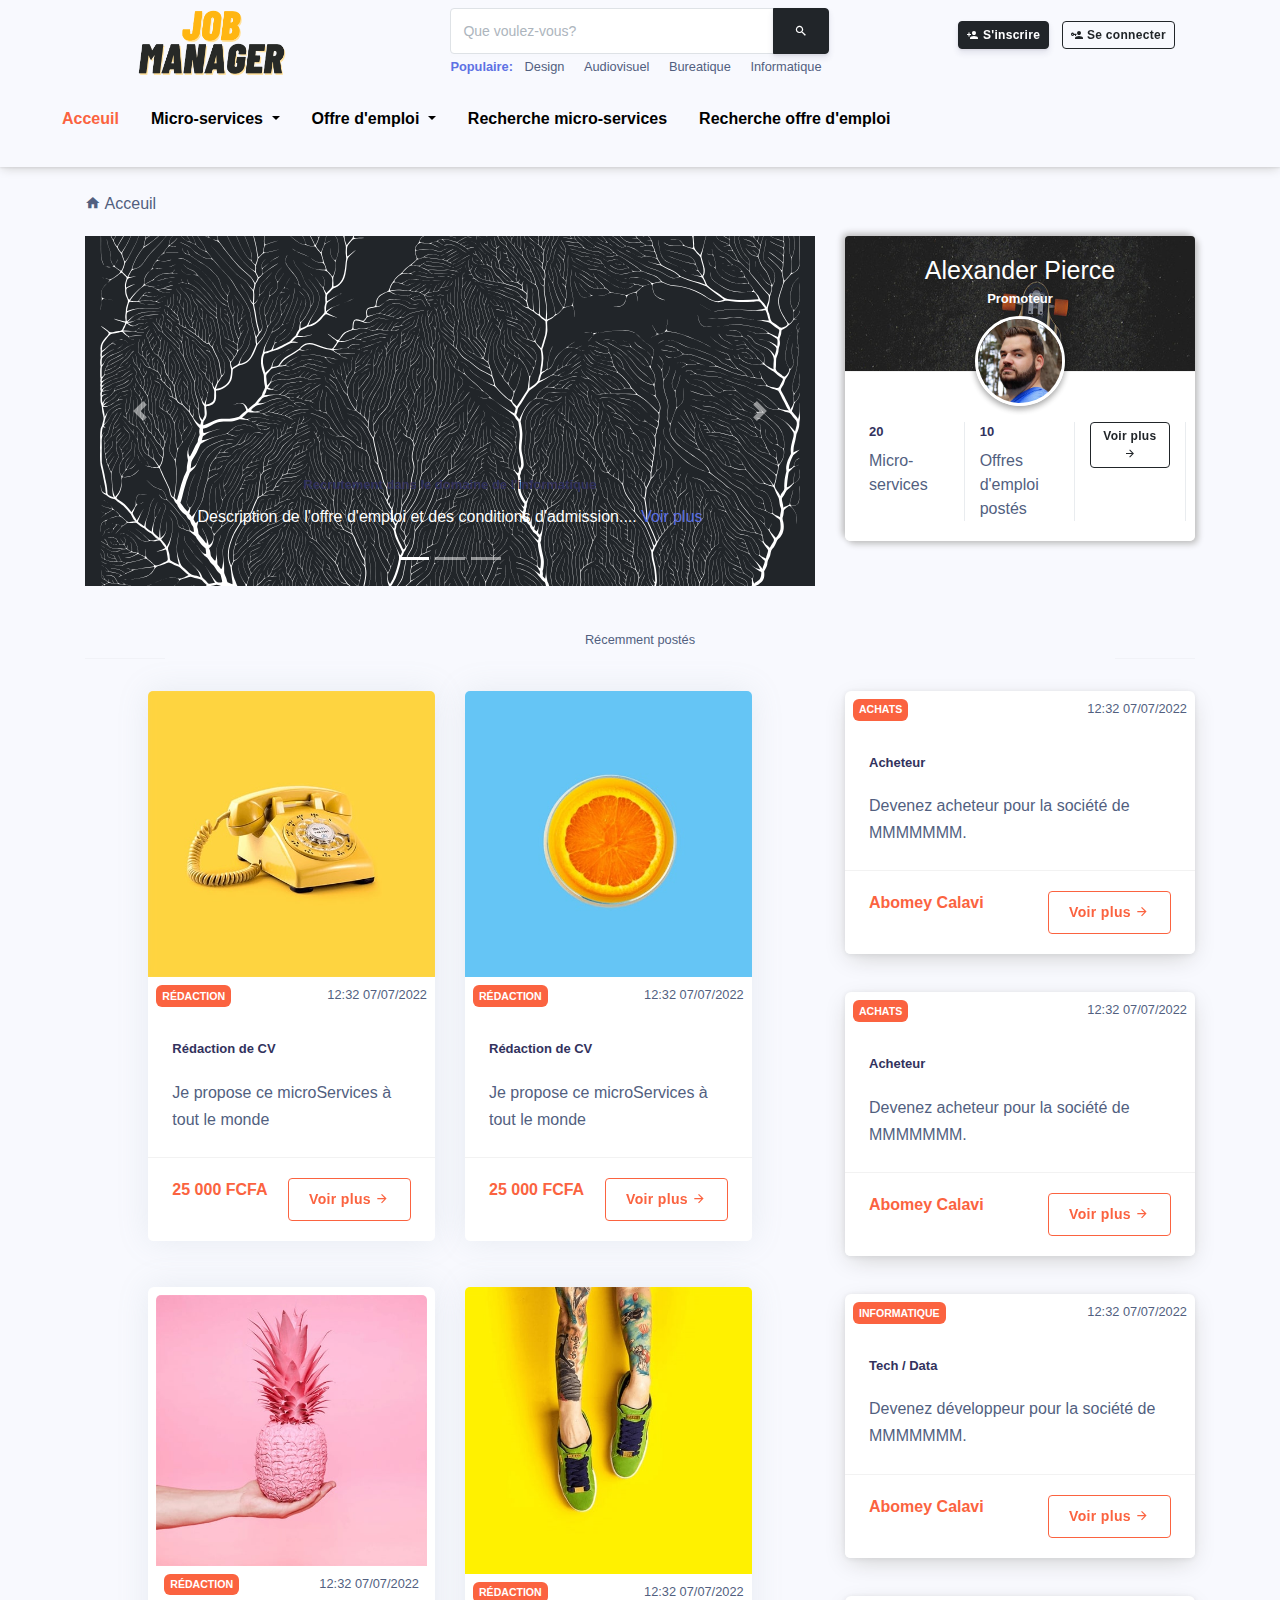
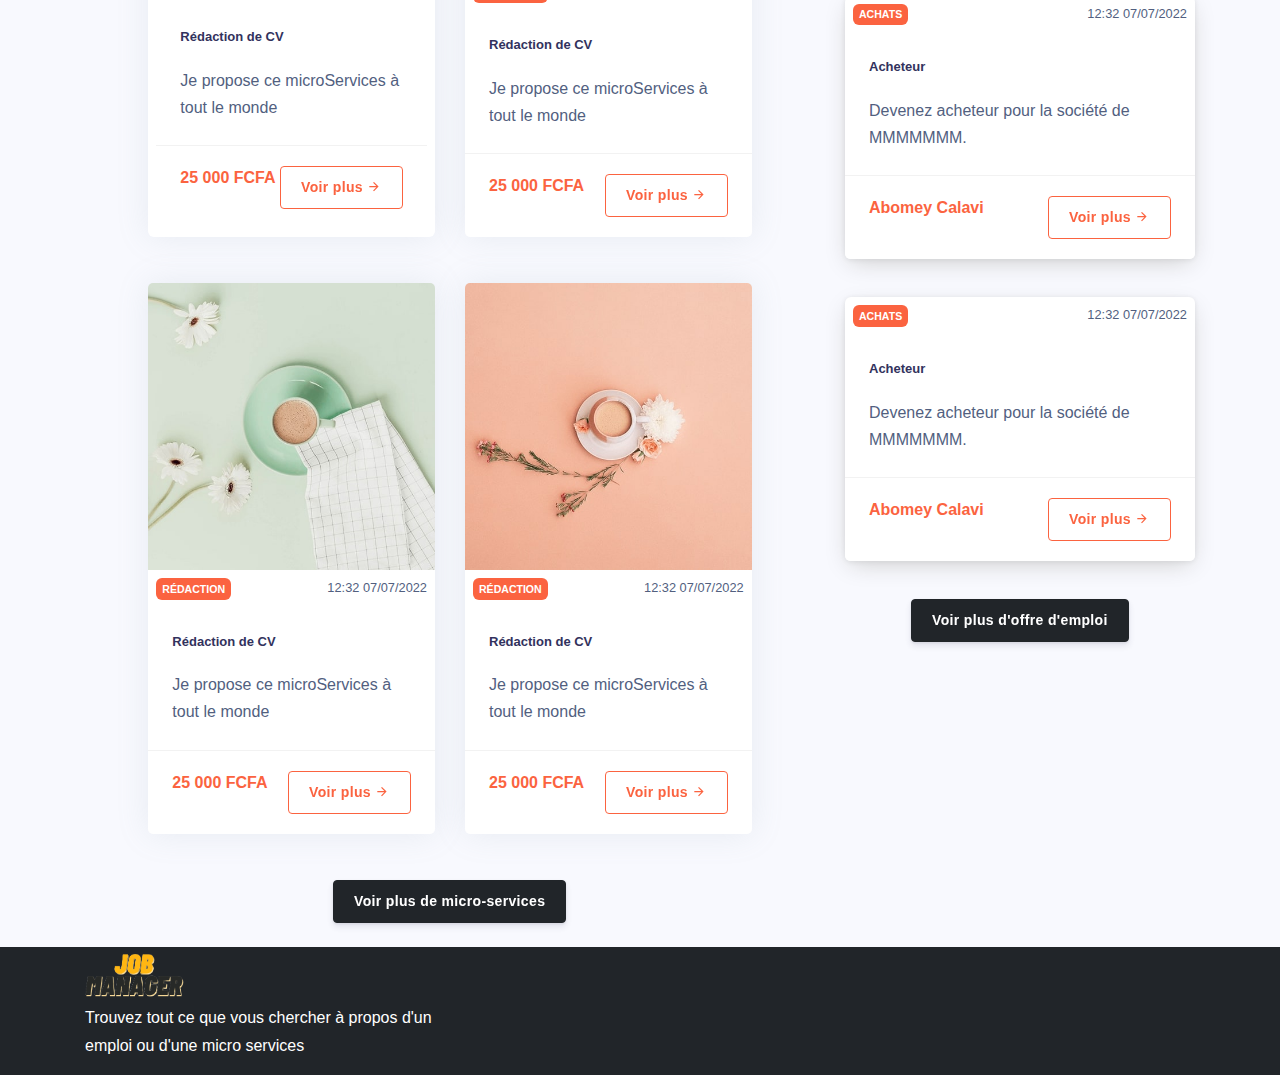
<file: home.html>
<!DOCTYPE html>
<html lang="fr">
<head>
    <meta charset="UTF-8">
    <meta http-equiv="X-UA-Compatible" content="IE=edge">
    <meta name="viewport" content="width=device-width, initial-scale=1.0">
    <title>Acceuil JM</title>
    <link href="./assets/css/bootstrap.min.css" rel="stylesheet">
    <link rel="stylesheet" href="./assets/plugins/material-design-iconic-font/css/materialdesignicons.min.css">
    <link rel="stylesheet" href="./assets/css/addons.css">
    <link rel="stylesheet" href="./assets/css/main.css">
</head>
<body>
    <div class="container-fluid">
        <header class="row" style="padding: 0px 0px !important;box-shadow: 0 3px 10px -2px #ccc, 0 1px 2px 0 rgb(0 0 0 / 10%), 0 0 0 0 transparent;">
            <div class="col-md-4 d-flex justify-content-center align-items-center">
                <img src="./assets/img/logo2.png" alt="Logo de JM" style="width: 150px;">
            </div>
            <div class="col-md-4 d-flex justify-content-center align-items-center">
                <form class="m-2">
                    <div class="input-group">
                        <input type="search" class="form-control" placeholder="Que voulez-vous?">
                        <button class="btn btn-dark" type="button">
                            <i class="mdi mdi-magnify"></i>
                        </button>
                    </div>
                    <div>
                        <small>
                            <strong class="text-primary">
                                Populaire:
                            </strong>
                            <span class="m-2">
                                Design
                            </span>
                            <span class="m-2">
                                Audiovisuel
                            </span>
                            <span class="m-2">
                                Bureatique
                            </span>
                            <span class="m-2">
                                Informatique
                            </span>
                        </small>
                    </div>
                </form>
            </div>
            <div class="col-md-4 d-flex justify-content-center align-items-center">
                <p>
                    <a href="" class="btn btn-dark m-1 btn-sm">
                        <i class="mdi mdi-account-plus"></i>
                        S'inscrire
                    </a>
                    <a href="" class="btn btn-outline-dark m-1 btn-sm">
                        <i class="mdi mdi-account-key"></i>
                        Se connecter
                    </a>
                </p>
            </div>
            <div class="col-12">
                <nav class="navbar navbar-expand-md">
                    <div class="container-fluid">
                        <div>
                            <button class="navbar-toggler" type="button" data-bs-toggle="collapse" data-bs-target="#navbarNav"
                                aria-controls="navbarNav" aria-expanded="false" aria-label="Toggle navigation">
                                <i class="mdi mdi-menu"></i>
                                <!-- <span class="navbar-toggler-icon text-dark"></span> -->
                            </button>
                        </div>
                        <div class="collapse navbar-collapse" id="navbarNav">
                            <ul class="navbar-nav justify-content-between text-center">
                                <li class="nav-item mb-3">
                                    <a href="./home.html" class="nav-link menulist" id="currentli" aria-current="page">
                                        Acceuil
                                    </a>
                                </li>
                                <li class="nav-item mb-3 dropdown">
                                    <a class="nav-link menulist dropdown-toggle" role="button"
                                        data-bs-toggle="dropdown" aria-expanded="false">
                                        Micro-services
                                    </a>
                                    <ul class="dropdown-menu">
                                        <li>
                                            <a href="./categorie.html" class="dropdown-item">
                                                Design
                                            </a>
                                        </li>
                                        <li>
                                            <a href="./categorie.html" class="dropdown-item">
                                                Audiovisuel
                                            </a>
                                        </li>
                                        <li>
                                            <a href="./categorie.html" class="dropdown-item">
                                                Marketing
                                            </a>
                                        </li>
                                        <li>
                                            <a href="./allcategorie.html" class="dropdown-item">
                                                <div class="btn btn-dark btn-sm w-100 text-center">
                                                    Voir tout
                                                </div>
                                            </a>
                                        </li>
                                    </ul>
                                </li>
                                <li class="nav-item mb-3 dropdown">
                                    <a class="nav-link menulist dropdown-toggle" role="button"
                                        data-bs-toggle="dropdown" aria-expanded="false">
                                        Offre d'emploi
                                    </a>
                                    <ul class="dropdown-menu">
                                        <li>
                                            <a href="./domaine.html" class="dropdown-item">
                                                Achats
                                            </a>
                                        </li>
                                        <li>
                                            <a href="./domaine.html" class="dropdown-item">
                                                Administration
                                            </a>
                                        </li>
                                        <li>
                                            <a href="./domaine.html" class="dropdown-item">
                                                Armée
                                            </a>
                                        </li>
                                        <li>
                                            <a href="./domaine.html" class="dropdown-item">
                                                Arts & design
                                            </a>
                                        </li>
                                        <li>
                                            <a href="./domaine.html" class="dropdown-item">
                                                Enseignement
                                            </a>
                                        </li>
                                        <li>
                                            <a href="./domaine.html" class="dropdown-item">
                                                Entrepreunariat
                                            </a>
                                        </li>
                                        <li>
                                            <a href="./domaine.html" class="dropdown-item">
                                                Développement personnel
                                            </a>
                                        </li>
                                        <li>
                                            <a href="./alldomaine.html" class="dropdown-item">
                                                <div class="btn btn-dark btn-sm w-100 text-center">
                                                    Voir tout
                                                </div>
                                            </a>
                                        </li>
                                    </ul>
                                </li>
                                <li class="nav-item mb-3">
                                    <a href="./searchms.html" class="nav-link menulist">
                                        Recherche micro-services
                                    </a>
                                </li>
                                <li class="nav-item mb-3">
                                    <a href="./searchoe.html" class="nav-link menulist">
                                        Recherche offre d'emploi
                                    </a>
                                </li>
                            </ul>
                        </div>
                    </div>
                </nav>
            </div>
        </header>
        <div class="breadcrumb-option mt-4">
            <div class="container">
                <div class="row">
                    <div class="col-lg-12">
                        <div class="breadcrumb__links">
                            <span>
                                <i class="mdi mdi-home"></i>
                                Acceuil
                            </span>
                        </div>
                    </div>
                </div>
            </div>
        </div>
        <main class="container">
            <div class="row">
                <div class="col-md-8 mb-3">
                    <div id="carouselExampleCaptions" class="carousel slide mb-4" data-bs-ride="carousel">
                        <div class="carousel-indicators">
                            <button type="button" data-bs-target="#offreEmploi1" data-bs-slide-to="0" class="active" aria-current="true" aria-label="Slide 1"></button>
                            <button type="button" data-bs-target="#offreEmploi2" data-bs-slide-to="1" aria-label="Slide 2"></button>
                            <button type="button" data-bs-target="#offreEmploi3" data-bs-slide-to="2" aria-label="Slide 3"></button>
                        </div>
                        <div class="carousel-inner">
                            <div class="carousel-item active">
                                <div class="bg-dark">
                                    <img src="../../assets/img/carousel.svg" class="d-block w-100" alt="..." style="height: 350px;">
                                </div>
                                <div class="carousel-caption d-md-block">
                                    <h5>
                                        Recrutement dans le domaine de l'informatique
                                    </h5>
                                    <p>
                                        Description de l'offre d'emploi et des conditions d'admission.... <a href=""
                                            class="text-primary">Voir plus</a>
                                    </p>
                                </div>
                            </div>
                            <div class="carousel-item">
                                <div class="bg-dark">
                                    <img src="../../assets/img/carousel.svg" class="d-block w-100" alt="..."
                                        style="height: 350px;">
                                </div>
                                <div class="carousel-caption d-md-block">
                                    <h5>
                                        Postuler maintenant pour le poste de développeur
                                    </h5>
                                    <p>
                                        Description de l'offre d'emploi et des conditions d'admission....<a href=""
                                            class="text-primary">Voir plus</a>
                                    </p>
                                </div>
                            </div>
                            <div class="carousel-item">
                                <div class="bg-dark">
                                    <img src="../../assets/img/carousel.svg" class="d-block w-100" alt="..."
                                        style="height: 350px;">
                                </div>
                                <div class="carousel-caption d-md-block">
                                    <h5>
                                        Offre emploi dans l'Enseignement
                                    </h5>
                                    <p>
                                        Description de l'offre d'emploi et des conditions d'admission....<a href=""
                                            class="text-primary">Voir plus</a>
                                    </p>
                                </div>
                            </div>
                        </div>
                        <button class="carousel-control-prev" type="button" data-bs-target="#carouselExampleCaptions"
                            data-bs-slide="prev">
                            <span class="carousel-control-prev-icon" aria-hidden="true"></span>
                            <span class="visually-hidden">
                                Précédent
                            </span>
                        </button>
                        <button class="carousel-control-next" type="button" data-bs-target="#carouselExampleCaptions"
                            data-bs-slide="next">
                            <span class="carousel-control-next-icon" aria-hidden="true"></span>
                            <span class="visually-hidden">
                                Suivant
                            </span>
                        </button>
                    </div>
                </div>
                <div class="col-md-4 mb-3">
                    <div class="card card-widget widget-user" style="box-shadow: 3px 3px 6px silver, -3px -3px 6px silver;">
                        <div class="widget-user-header" style="background: url('../../assets/img/bg.png');" id="imgFeature">
                            <h3 class="widget-user-username text-white">Alexander Pierce</h3>
                            <h5 class="widget-user-desc text-white">
                                Promoteur
                            </h5>
                        </div>
                        <div class="widget-user-image">
                            <img class="img-circle elevation-2" src="./assets/img/user.png" alt="User Avatar">
                        </div>
                        <div class="card-footer">
                            <div class="row">
                                <div class="col-sm-4 border-right">
                                    <div class="description-block">
                                        <h5 class="description-header">
                                            20
                                        </h5>
                                        <span class="description-text">
                                            Micro-services
                                        </span>
                                    </div>
                                </div>
                                <div class="col-sm-4 border-right">
                                    <div class="description-block">
                                        <h5 class="description-header">10</h5>
                                        <span class="description-text">
                                            Offres d'emploi postés
                                        </span>
                                    </div>
                                </div>
                                <div class="col-sm-4 border-right">
                                    <div class="description-block">
                                        <div class="description-text btn btn-outline-dark btn-sm">
                                            Voir plus
                                            <i class="mdi mdi-arrow-right"></i>
                                        </div>
                                    </div>
                                </div>
                            </div>
                        </div>
                    </div>
                </div>
            </div>
            <div class="row">
                <div class="col-12">
                    <div class="d-flex justify-content-between">
                        <hr width="80px">
                        <small class="m-1">
                            Récemment postés
                        </small>
                        <hr width="80px">
                    </div>
                </div>
                <div class="col-md-8 mb-3">
                    <div class="row justify-content-center">
                        <div class="col-md-5 mb-3">
                            <div class="card">
                                <img src="./media/coverPicsMS/1.jpg" class="card-img-top" alt="...">
                                <div class="d-flex justify-content-between p-2">
                                    <small class="badge bg-warning">
                                        Rédaction
                                    </small>
                                    <small>
                                        12:32 07/07/2022
                                    </small>
                                </div>
                                <div class="card-body">
                                    <h5 class="card-title">
                                        Rédaction de CV
                                    </h5>
                                    <p class="card-text">
                                        Je propose ce microServices à tout le monde
                                    </p>
                                </div>
                                <div class="card-footer d-flex justify-content-between">
                                    <span class="text-warning">
                                        <strong>
                                            25 000 FCFA
                                        </strong>
                                    </span>
                                    <a href="./microServices.html" class="btn btn-outline-warning">
                                        Voir plus <i class="mdi mdi-arrow-right"></i>
                                    </a>
                                </div>
                            </div>
                        </div>
                        <div class="col-md-5 mb-3">
                            <div class="card">
                                <img src="./media/coverPicsMS/2.jpg" class="card-img-top" alt="...">
                                <div class="d-flex justify-content-between p-2">
                                    <small class="badge bg-warning">
                                        Rédaction
                                    </small>
                                    <small>
                                        12:32 07/07/2022
                                    </small>
                                </div>
                                <div class="card-body">
                                    <h5 class="card-title">
                                        Rédaction de CV
                                    </h5>
                                    <p class="card-text">
                                        Je propose ce microServices à tout le monde
                                    </p>
                                </div>
                                <div class="card-footer d-flex justify-content-between">
                                    <span class="text-warning">
                                        <strong>
                                            25 000 FCFA
                                        </strong>
                                    </span>
                                    <a href="./microServices.html" class="btn btn-outline-warning">
                                        Voir plus <i class="mdi mdi-arrow-right"></i>
                                    </a>
                                </div>
                            </div>
                        </div>
                        <div class="col-md-5 mb-3">
                            <div class="card p-2">
                                <img src="./media/coverPicsMS/3.jpg" class="card-img-top" alt="...">
                                <div class="d-flex justify-content-between p-2">
                                    <small class="badge bg-warning">
                                        Rédaction
                                    </small>
                                    <small>
                                        12:32 07/07/2022
                                    </small>
                                </div>
                                <div class="card-body">
                                    <h5 class="card-title">
                                        Rédaction de CV
                                    </h5>
                                    <p class="card-text">
                                        Je propose ce microServices à tout le monde
                                    </p>
                                </div>
                                <div class="card-footer d-flex justify-content-between">
                                    <span class="text-warning">
                                        <strong>
                                            25 000 FCFA
                                        </strong>
                                    </span>
                                    <a href="./microServices.html" class="btn btn-outline-warning">
                                        Voir plus <i class="mdi mdi-arrow-right"></i>
                                    </a>
                                </div>
                            </div>
                        </div>
                        <div class="col-md-5 mb-3">
                            <div class="card">
                                <img src="./media/coverPicsMS/4.jpg" class="card-img-top" alt="...">
                                <div class="d-flex justify-content-between p-2">
                                    <small class="badge bg-warning">
                                        Rédaction
                                    </small>
                                    <small>
                                        12:32 07/07/2022
                                    </small>
                                </div>
                                <div class="card-body">
                                    <h5 class="card-title">
                                        Rédaction de CV
                                    </h5>
                                    <p class="card-text">
                                        Je propose ce microServices à tout le monde
                                    </p>
                                </div>
                                <div class="card-footer d-flex justify-content-between">
                                    <span class="text-warning">
                                        <strong>
                                            25 000 FCFA
                                        </strong>
                                    </span>
                                    <a href="./microServices.html" class="btn btn-outline-warning">
                                        Voir plus <i class="mdi mdi-arrow-right"></i>
                                    </a>
                                </div>
                            </div>
                        </div>
                        <div class="col-md-5 mb-3">
                            <div class="card">
                                <img src="./media/coverPicsMS/5.jpg" class="card-img-top" alt="...">
                                <div class="d-flex justify-content-between p-2">
                                    <small class="badge bg-warning">
                                        Rédaction
                                    </small>
                                    <small>
                                        12:32 07/07/2022
                                    </small>
                                </div>
                                <div class="card-body">
                                    <h5 class="card-title">
                                        Rédaction de CV
                                    </h5>
                                    <p class="card-text">
                                        Je propose ce microServices à tout le monde
                                    </p>
                                </div>
                                <div class="card-footer d-flex justify-content-between">
                                    <span class="text-warning">
                                        <strong>
                                            25 000 FCFA
                                        </strong>
                                    </span>
                                    <a href="./microServices.html" class="btn btn-outline-warning">
                                        Voir plus <i class="mdi mdi-arrow-right"></i>
                                    </a>
                                </div>
                            </div>
                        </div>
                        <div class="col-md-5 mb-3">
                            <div class="card">
                                <img src="./media/coverPicsMS/11.jpg" class="card-img-top" alt="...">
                                <div class="d-flex justify-content-between p-2">
                                    <small class="badge bg-warning">
                                        Rédaction
                                    </small>
                                    <small>
                                        12:32 07/07/2022
                                    </small>
                                </div>
                                <div class="card-body">
                                    <h5 class="card-title">
                                        Rédaction de CV
                                    </h5>
                                    <p class="card-text">
                                        Je propose ce microServices à tout le monde
                                    </p>
                                </div>
                                <div class="card-footer d-flex justify-content-between">
                                    <span class="text-warning">
                                        <strong>
                                            25 000 FCFA
                                        </strong>
                                    </span>
                                    <a href="./microServices.html" class="btn btn-outline-warning">
                                        Voir plus <i class="mdi mdi-arrow-right"></i>
                                    </a>
                                </div>
                            </div>
                        </div>
                        <div class="col-md-12 text-center mb-2">
                            <a href="./allcategorie.html" class="btn btn-dark">
                                Voir plus de micro-services
                            </a>
                        </div>
                    </div>
                </div>
                <div class="col-md-4 mb-3">
                    <div class="row justify-content-center">
                        <div class="col-md-12 mb-2">
                            <div class="card" style="box-shadow: 0 7px 25px -5px #ccc, 0 1px 5px 0 rgb(0 0 0 / 10%), 0 0 0 0 transparent;">
                                <div class="d-flex justify-content-between p-2">
                                    <small class="badge bg-warning">
                                        Achats
                                    </small>
                                    <small>
                                        12:32 07/07/2022
                                    </small>
                                </div>
                                <div class="card-body">
                                    <h5 class="card-title">
                                        Acheteur
                                    </h5>
                                    <p class="card-text">
                                        Devenez acheteur pour la société de MMMMMMM.
                                    </p>
                                </div>
                                <div class="card-footer d-flex justify-content-between">
                                    <span class="text-warning">
                                        <strong>
                                            Abomey Calavi
                                        </strong>
                                    </span>
                                    <a href="./offreEmploi.html" class="btn btn-outline-warning">
                                        Voir plus <i class="mdi mdi-arrow-right"></i>
                                    </a>
                                </div>
                            </div>
                        </div>
                        <div class="col-md-12 mb-2">
                            <div class="card" style="box-shadow: 0 7px 25px -5px #ccc, 0 1px 5px 0 rgb(0 0 0 / 10%), 0 0 0 0 transparent;">
                                <div class="d-flex justify-content-between p-2">
                                    <small class="badge bg-warning">
                                        Achats
                                    </small>
                                    <small>
                                        12:32 07/07/2022
                                    </small>
                                </div>
                                <div class="card-body">
                                    <h5 class="card-title">
                                        Acheteur
                                    </h5>
                                    <p class="card-text">
                                        Devenez acheteur pour la société de MMMMMMM.
                                    </p>
                                </div>
                                <div class="card-footer d-flex justify-content-between">
                                    <span class="text-warning">
                                        <strong>
                                            Abomey Calavi
                                        </strong>
                                    </span>
                                    <a href="./offreEmploi.html" class="btn btn-outline-warning">
                                        Voir plus <i class="mdi mdi-arrow-right"></i>
                                    </a>
                                </div>
                            </div>
                        </div>
                        <div class="col-md-12 mb-2">
                            <div class="card" style="box-shadow: 0 7px 25px -5px #ccc, 0 1px 5px 0 rgb(0 0 0 / 10%), 0 0 0 0 transparent;">
                                <div class="d-flex justify-content-between p-2">
                                    <small class="badge bg-warning">
                                        Informatique
                                    </small>
                                    <small>
                                        12:32 07/07/2022
                                    </small>
                                </div>
                                <div class="card-body">
                                    <h5 class="card-title">
                                        Tech / Data
                                    </h5>
                                    <p class="card-text">
                                        Devenez développeur pour la société de MMMMMMM.
                                    </p>
                                </div>
                                <div class="card-footer d-flex justify-content-between">
                                    <span class="text-warning">
                                        <strong>
                                            Abomey Calavi
                                        </strong>
                                    </span>
                                    <a href="./offreEmploi.html" class="btn btn-outline-warning">
                                        Voir plus <i class="mdi mdi-arrow-right"></i>
                                    </a>
                                </div>
                            </div>
                        </div>
                        <div class="col-md-12 mb-2">
                            <div class="card" style="box-shadow: 0 7px 25px -5px #ccc, 0 1px 5px 0 rgb(0 0 0 / 10%), 0 0 0 0 transparent;">
                                <div class="d-flex justify-content-between p-2">
                                    <small class="badge bg-warning">
                                        Achats
                                    </small>
                                    <small>
                                        12:32 07/07/2022
                                    </small>
                                </div>
                                <div class="card-body">
                                    <h5 class="card-title">
                                        Acheteur
                                    </h5>
                                    <p class="card-text">
                                        Devenez acheteur pour la société de MMMMMMM.
                                    </p>
                                </div>
                                <div class="card-footer d-flex justify-content-between">
                                    <span class="text-warning">
                                        <strong>
                                            Abomey Calavi
                                        </strong>
                                    </span>
                                    <a href="./offreEmploi.html" class="btn btn-outline-warning">
                                        Voir plus <i class="mdi mdi-arrow-right"></i>
                                    </a>
                                </div>
                            </div>
                        </div>
                        <div class="col-md-12 mb-2">
                            <div class="card" style="box-shadow: 0 7px 25px -5px #ccc, 0 1px 5px 0 rgb(0 0 0 / 10%), 0 0 0 0 transparent;">
                                <div class="d-flex justify-content-between p-2">
                                    <small class="badge bg-warning">
                                        Achats
                                    </small>
                                    <small>
                                        12:32 07/07/2022
                                    </small>
                                </div>
                                <div class="card-body">
                                    <h5 class="card-title">
                                        Acheteur
                                    </h5>
                                    <p class="card-text">
                                        Devenez acheteur pour la société de MMMMMMM.
                                    </p>
                                </div>
                                <div class="card-footer d-flex justify-content-between">
                                    <span class="text-warning">
                                        <strong>
                                            Abomey Calavi
                                        </strong>
                                    </span>
                                    <a href="./offreEmploi.html" class="btn btn-outline-warning">
                                        Voir plus <i class="mdi mdi-arrow-right"></i>
                                    </a>
                                </div>
                            </div>
                        </div>
                        <div class="col-md-12 text-center mb-2">
                            <a href="./alldomaine.html" class="btn btn-dark">
                                Voir plus d'offre d'emploi
                            </a>
                        </div>
                    </div>
                </div>
            </div>
        </main>
    </div>
    <footer class="bg-dark">
        <div class="container">
            <div class="row">
                <div class="col-md-4 justify-content-center align-items-center">
                    <img src="./assets/img/logo2.png" alt="" class="img-fluid" width="100px">
                    <p class="text-white">
                        Trouvez tout ce que vous chercher à propos d'un emploi ou d'une micro services
                    </p>
                </div>
            </div>
        </div>
    </footer>
    <script src="./assets/js/bootstrap.bundle.min.js"></script>
</body>
</html>
</file>
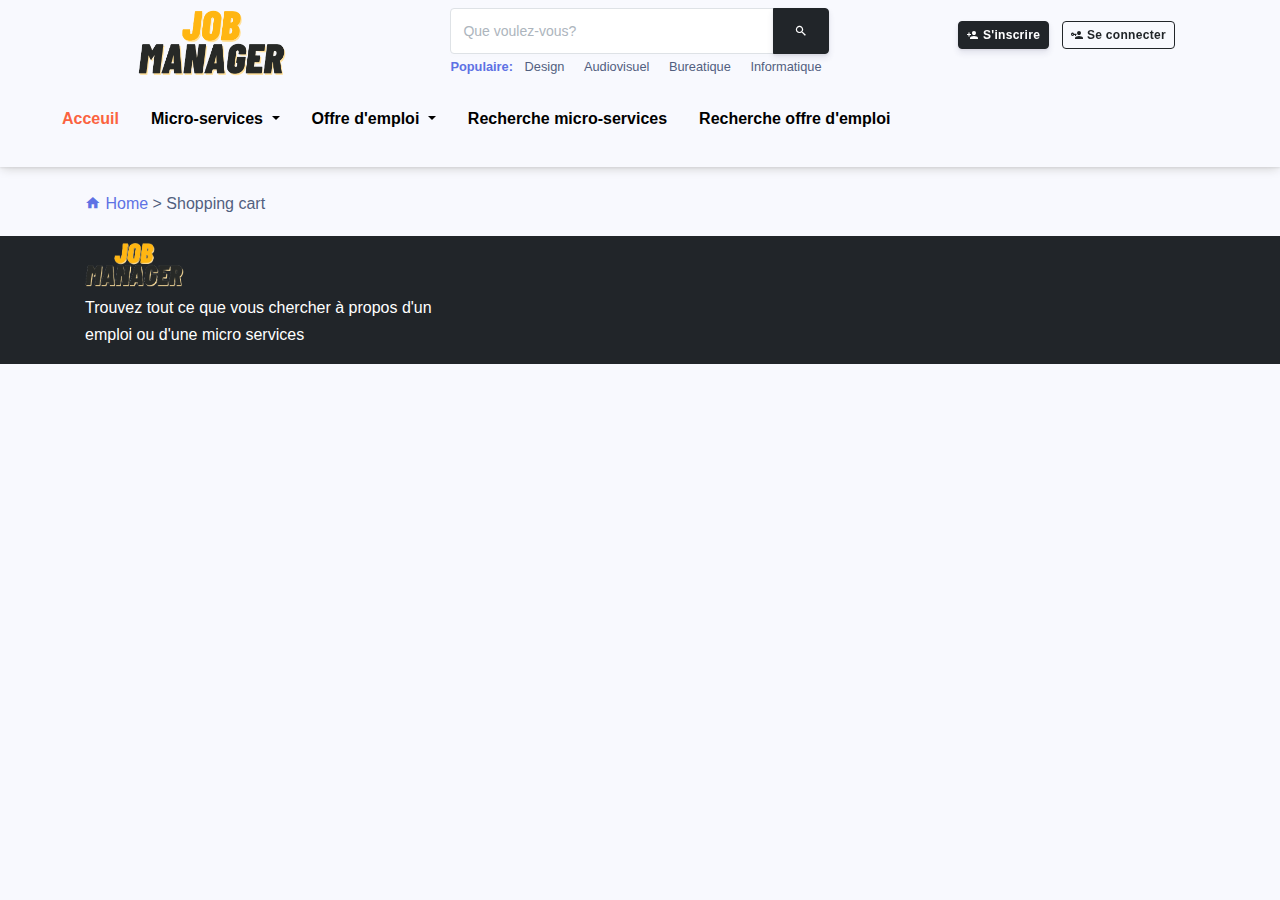
<file: layout.html>
<!DOCTYPE html>
<html lang="fr">
<head>
    <meta name="theme-color" content="#FB6340">
    <meta charset="UTF-8">
    <meta http-equiv="X-UA-Compatible" content="IE=edge">
    <meta name="viewport" content="width=device-width, initial-scale=1.0">
    <title>Disposition JM</title>
    <link href="./assets/css/bootstrap.min.css" rel="stylesheet">
    <link rel="stylesheet" href="./assets/plugins/material-design-iconic-font/css/materialdesignicons.min.css">
    <link rel="stylesheet" href="./assets/css/addons.css">
    <link rel="stylesheet" href="./assets/css/main.css">
</head>
<body>
    <div class="container-fluid">
        <header class="row" style="padding: 0px 0px !important;box-shadow: 0 3px 10px -2px #ccc, 0 1px 2px 0 rgb(0 0 0 / 10%), 0 0 0 0 transparent;">
            <div class="col-md-4 d-flex justify-content-center align-items-center">
                <img src="./assets/img/logo2.png" alt="Logo de JM" style="width: 150px;">
            </div>
            <div class="col-md-4 d-flex justify-content-center align-items-center">
                <form class="m-2">
                    <div class="input-group">
                        <input type="search" class="form-control" placeholder="Que voulez-vous?">
                        <button class="btn btn-dark" type="button">
                            <i class="mdi mdi-magnify"></i>
                        </button>
                    </div>
                    <div>
                        <small>
                            <strong class="text-primary">
                                Populaire:
                            </strong>
                            <span class="m-2">
                                Design
                            </span>
                            <span class="m-2">
                                Audiovisuel
                            </span>
                            <span class="m-2">
                                Bureatique
                            </span>
                            <span class="m-2">
                                Informatique
                            </span>
                        </small>
                    </div>
                </form>
            </div>
            <div class="col-md-4 d-flex justify-content-center align-items-center">
                <p>
                    <a href="" class="btn btn-dark m-1 btn-sm">
                        <i class="mdi mdi-account-plus"></i>
                        S'inscrire
                    </a>
                    <a href="" class="btn btn-outline-dark m-1 btn-sm">
                        <i class="mdi mdi-account-key"></i>
                        Se connecter
                    </a>
                </p>
            </div>
            <div class="col-12">
                <nav class="navbar navbar-expand-md">
                    <div class="container-fluid">
                        <div>
                            <button class="navbar-toggler" type="button" data-bs-toggle="collapse" data-bs-target="#navbarNav"
                                aria-controls="navbarNav" aria-expanded="false" aria-label="Toggle navigation">
                                <i class="mdi mdi-menu"></i>
                                <!-- <span class="navbar-toggler-icon text-dark"></span> -->
                            </button>
                        </div>
                        <div class="collapse navbar-collapse" id="navbarNav">
                            <ul class="navbar-nav justify-content-between text-center">
                                <li class="nav-item mb-3">
                                    <a href="./home.html" class="nav-link menulist" id="currentli" aria-current="page">
                                        Acceuil
                                    </a>
                                </li>
                                <li class="nav-item mb-3 dropdown">
                                    <a class="nav-link menulist dropdown-toggle" role="button"
                                        data-bs-toggle="dropdown" aria-expanded="false">
                                        Micro-services
                                    </a>
                                    <ul class="dropdown-menu">
                                        <li>
                                            <a href="./categorie.html" class="dropdown-item">
                                                Design
                                            </a>
                                        </li>
                                        <li>
                                            <a href="./categorie.html" class="dropdown-item">
                                                Audiovisuel
                                            </a>
                                        </li>
                                        <li>
                                            <a href="./categorie.html" class="dropdown-item">
                                                Marketing
                                            </a>
                                        </li>
                                        <li>
                                            <a href="./allcategorie.html" class="dropdown-item">
                                                <div class="btn btn-dark btn-sm w-100 text-center">
                                                    Voir tout
                                                </div>
                                            </a>
                                        </li>
                                    </ul>
                                </li>
                                <li class="nav-item mb-3 dropdown">
                                    <a class="nav-link menulist dropdown-toggle" role="button"
                                        data-bs-toggle="dropdown" aria-expanded="false">
                                        Offre d'emploi
                                    </a>
                                    <ul class="dropdown-menu">
                                        <li>
                                            <a href="./domaine.html" class="dropdown-item">
                                                Achats
                                            </a>
                                        </li>
                                        <li>
                                            <a href="./domaine.html" class="dropdown-item">
                                                Administration
                                            </a>
                                        </li>
                                        <li>
                                            <a href="./domaine.html" class="dropdown-item">
                                                Armée
                                            </a>
                                        </li>
                                        <li>
                                            <a href="./domaine.html" class="dropdown-item">
                                                Arts & design
                                            </a>
                                        </li>
                                        <li>
                                            <a href="./domaine.html" class="dropdown-item">
                                                Enseignement
                                            </a>
                                        </li>
                                        <li>
                                            <a href="./domaine.html" class="dropdown-item">
                                                Entrepreunariat
                                            </a>
                                        </li>
                                        <li>
                                            <a href="./domaine.html" class="dropdown-item">
                                                Développement personnel
                                            </a>
                                        </li>
                                        <li>
                                            <a href="./alldomaine.html" class="dropdown-item">
                                                <div class="btn btn-dark btn-sm w-100 text-center">
                                                    Voir tout
                                                </div>
                                            </a>
                                        </li>
                                    </ul>
                                </li>
                                <li class="nav-item mb-3">
                                    <a href="./searchms.html" class="nav-link menulist">
                                        Recherche micro-services
                                    </a>
                                </li>
                                <li class="nav-item mb-3">
                                    <a href="./searchoe.html" class="nav-link menulist">
                                        Recherche offre d'emploi
                                    </a>
                                </li>
                            </ul>
                        </div>
                    </div>
                </nav>
            </div>
        </header>
        <div class="breadcrumb-option mt-4">
            <div class="container">
                <div class="row">
                    <div class="col-lg-12">
                        <div class="breadcrumb__links">
                            <a href="./home.html"><i class="mdi mdi-home"></i> Home</a> > 
                            <span>Shopping cart</span>
                        </div>
                    </div>
                </div>
            </div>
        </div>
        <main>

        </main>
    </div>
    <footer class="bg-dark">
        <div class="container">
            <div class="row">
                <div class="col-md-4 justify-content-center align-items-center">
                    <img src="../../assets/img/logo2.png" alt="" class="img-fluid" width="100px">
                    <p class="text-white">
                        Trouvez tout ce que vous chercher à propos d'un emploi ou d'une micro services
                    </p>
                </div>
            </div>
        </div>
    </footer>
    <script src="./assets/js/bootstrap.bundle.min.js"></script>
</body>
</html>
</file>
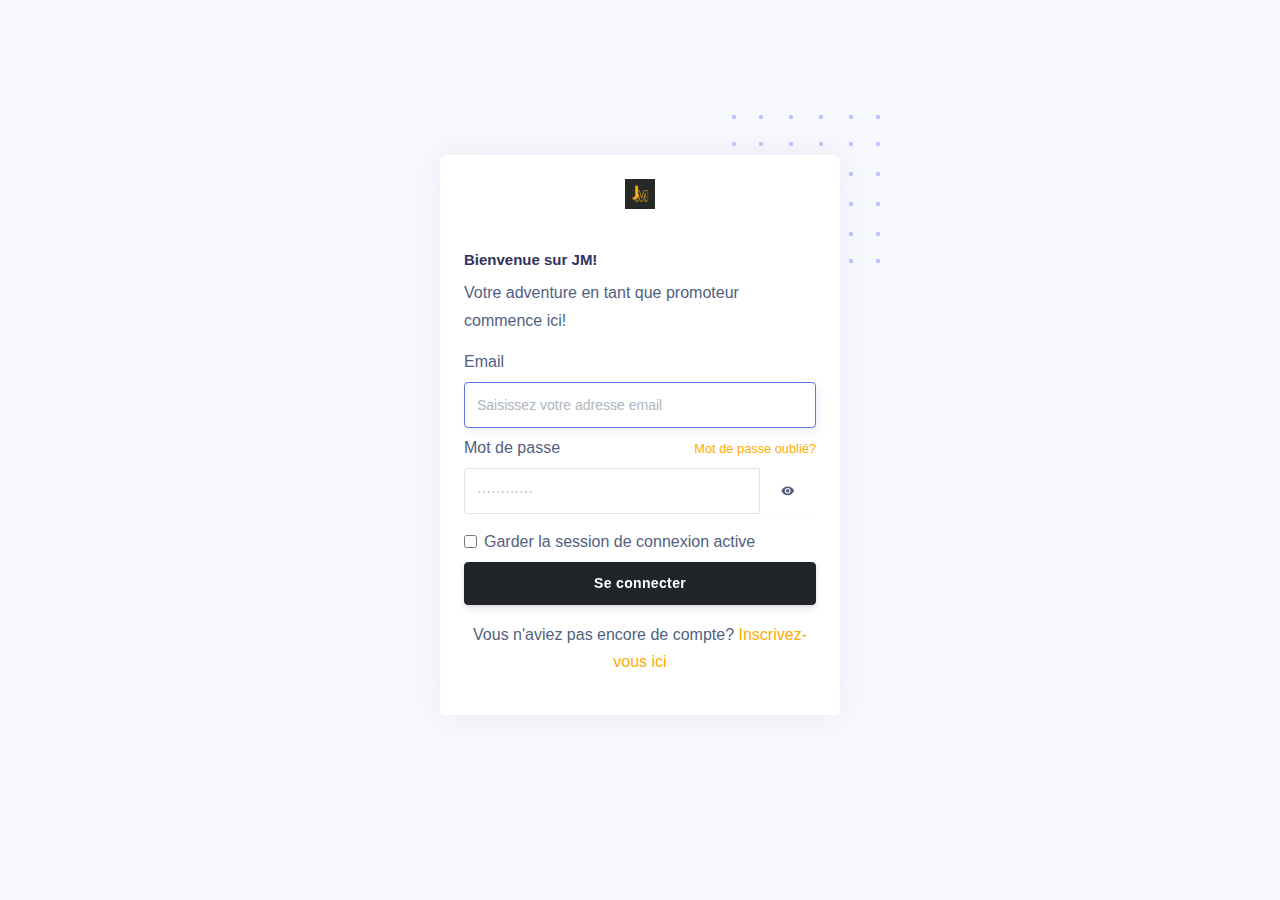
<file: login.html>
<!DOCTYPE html>
<html lang="fr">
<head>
    <title>Inscription</title>
    <meta charset="utf-8" />
    <meta name="viewport" content="width=device-width, initial-scale=1.0, user-scalable=no, minimum-scale=1.0, maximum-scale=1.0" />
    <meta name="theme-color" content="#FB6340">

    <link rel="preconnect" href="https://fonts.googleapis.com" />
    <link rel="preconnect" href="https://fonts.gstatic.com" crossorigin />
    <link href="https://fonts.googleapis.com/css2?family=Public+Sans:ital,wght@0,300;0,400;0,500;0,600;0,700;1,300;1,400;1,500;1,600;1,700&display=swap" rel="stylesheet" />


    <link rel="stylesheet" href="./assets/plugins/material-design-iconic-font/css/materialdesignicons.min.css"/>
    <link rel="stylesheet" href="./assets/css/addons.css"/>

    <link rel="stylesheet" href="./assets/css/pagesAuth.css" />

    <style type="text/css">
        #submiter {
            font-weight: bolder;
        }
        a {
            color: #FFAB00;
        }
        a:hover {
            color: #FF7700;
        }
    </style>
</head>
<body>
    <div class="container-xxl">
        <div class="authentication-wrapper authentication-basic container-p-y">
            <div class="authentication-inner">
                <div class="card">
                    <div class="card-body">
                        <div class="app-brand justify-content-center text-center">
                            <a href="./index.html" class="app-brand-link gap-2">
                                <span class="app-brand-logo demo">
                                    <img src="./assets/img/jm.png" width="30">
                                </span>
                            </a>
                        </div>
                        <h4>
                            Bienvenue sur JM!
                        </h4>
                        <p>
                            Votre adventure en tant que promoteur commence ici!
                        </p>

                        <form id="formAuthentication" class="mb-3" onsubmit="return signup()">
                            <div class="mb-2">
                                <label for="email" class="form-label">
                                    Email
                                </label>
                                <input type="email" class="form-control" id="email" placeholder="Saisissez votre adresse email" autofocus required/>
                            </div>
                            <div class="mb-3 form-password-toggle">
                                <div class="d-flex justify-content-between">
                                    <label class="form-label" for="password">
                                        Mot de passe
                                    </label>
                                    <a href="">
                                        <small>
                                            Mot de passe oublié?
                                        </small>
                                    </a>
                                </div>
                                <div class="input-group">
                                    <input type="password" id="password" class="form-control" placeholder="&#xb7;&#xb7;&#xb7;&#xb7;&#xb7;&#xb7;&#xb7;&#xb7;&#xb7;&#xb7;&#xb7;&#xb7;"/>
                                    <button class="btn" type="button" id="togglepassword">
                                        <i class="mdi mdi-eye"></i>
                                    </button>
                                </div>
                            </div>
                            <div class="mb-2">
                                <div class="form-check">
                                    <input class="form-check-input" type="checkbox"/>
                                    <label class="form-check-label" for="remember-me">
                                         Garder la session de connexion active
                                     </label>
                                </div>
                            </div>
                            <div class="mb-3">
                                <button class="btn btn-dark d-grid w-100" id="submiter" type="submit">
                                    Se connecter
                                </button>
                            </div>
                        </form>

                        <p class="text-center">
                            <span>
                                Vous n'aviez pas encore de compte?
                            </span>
                            <a href="./signup.html">
                                <span>
                                    Inscrivez-vous ici
                                </span>
                            </a>
                        </p>
                    </div>
                </div>
            </div>
        </div>
    </div>
    <script src="./assets/js/bootstrap.bundle.min.js"></script>
    <script src="./assets/js/jquery.js"></script>         
    <script>
        $('#togglepassword').ready(function() {
            $('#togglepassword').click(function() {
                if ( $('#password').attr('type') === 'password' ) {
                    $('#password').attr('type', 'text')
                    $('#togglepassword').html('<i class="mdi mdi-eye-off"></i>')
                }
                else {
                    $('#password').attr('type', 'password')
                    $('#togglepassword').html('<i class="mdi mdi-eye"></i>')
                }
            })
        })
        function signup() {
            var $email = $('#email').val(), $password = $('#password').val()
            $('#submiter').html('En cours...')
            $('#submiter').attr('class', 'btn btn-dark d-grid w-100 disabled')
            setTimeout(loginCheck, 1000)
            function loginCheck() {
                $('#formAuthentication').html('<div class="alert alert-success">Vous êtes bien connecté!</div>')
            }
            return false;
        }
    </script>
</body>
</html>
</file>
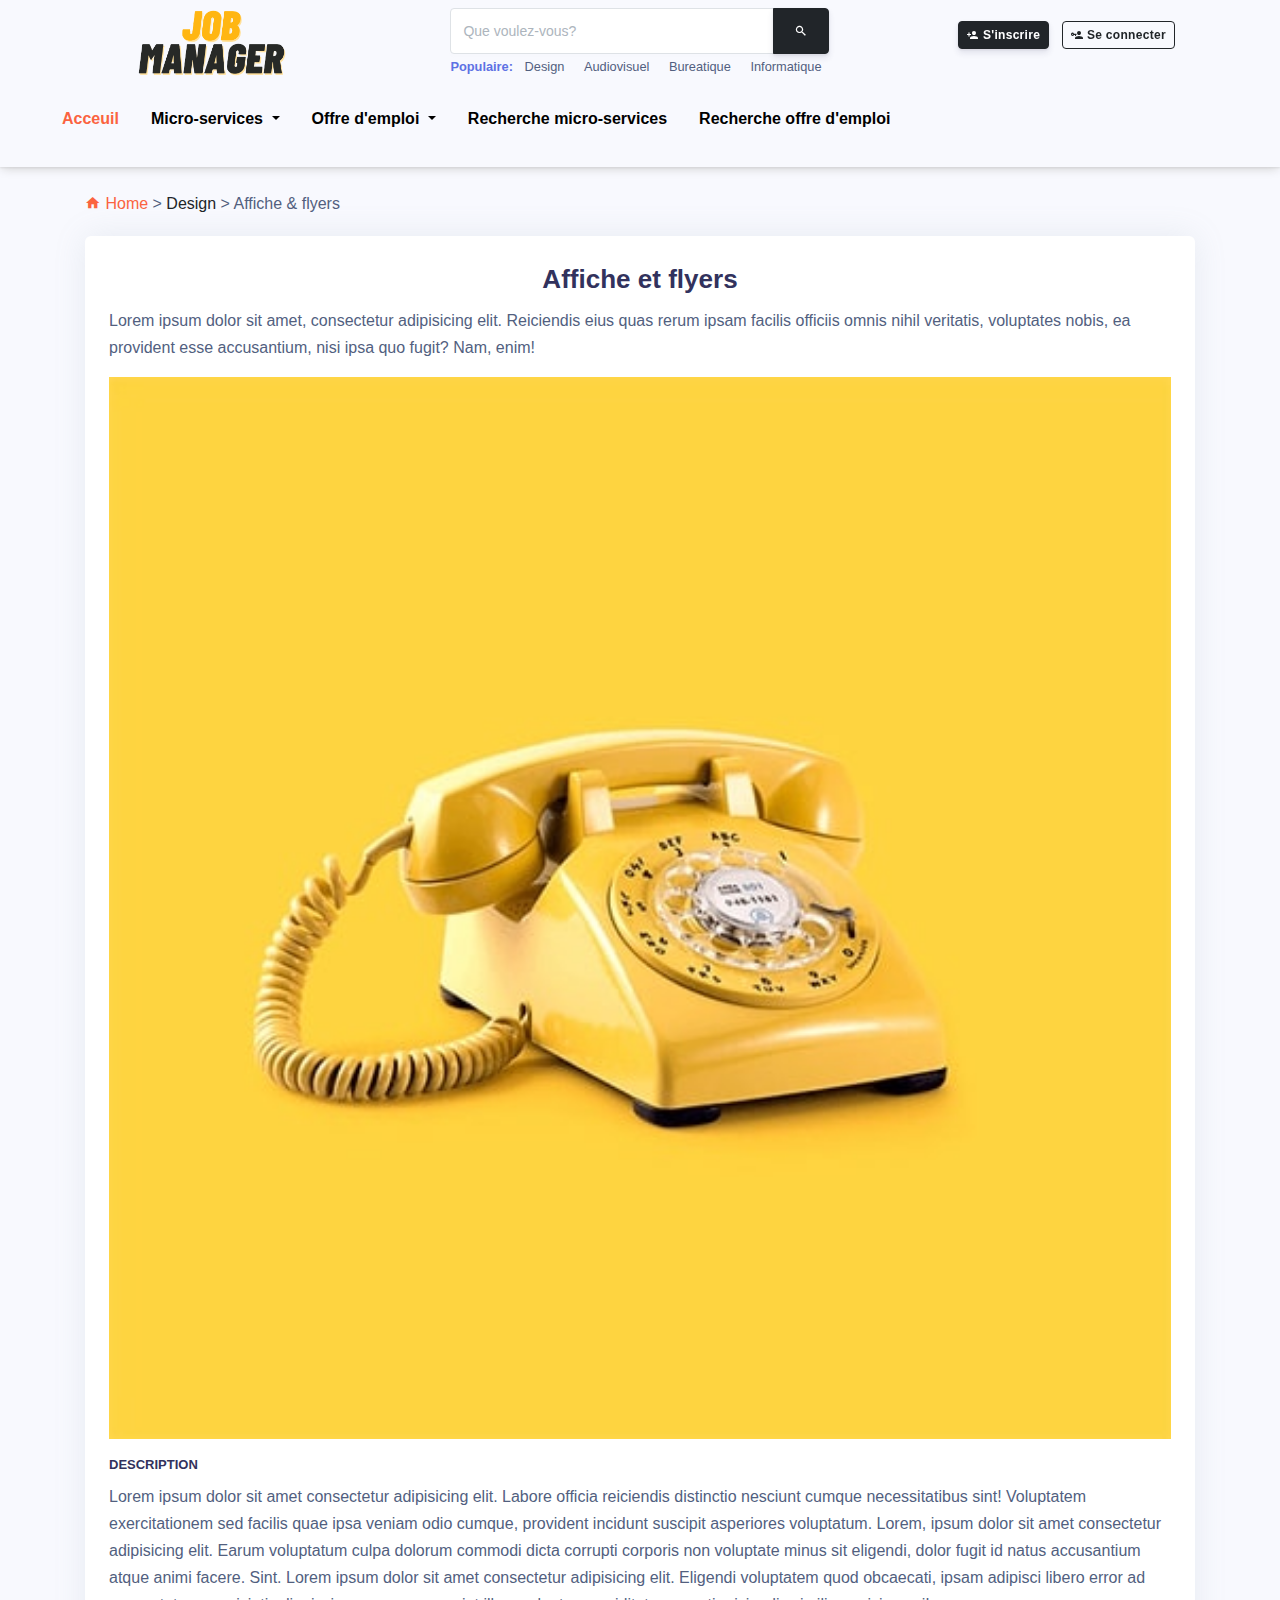
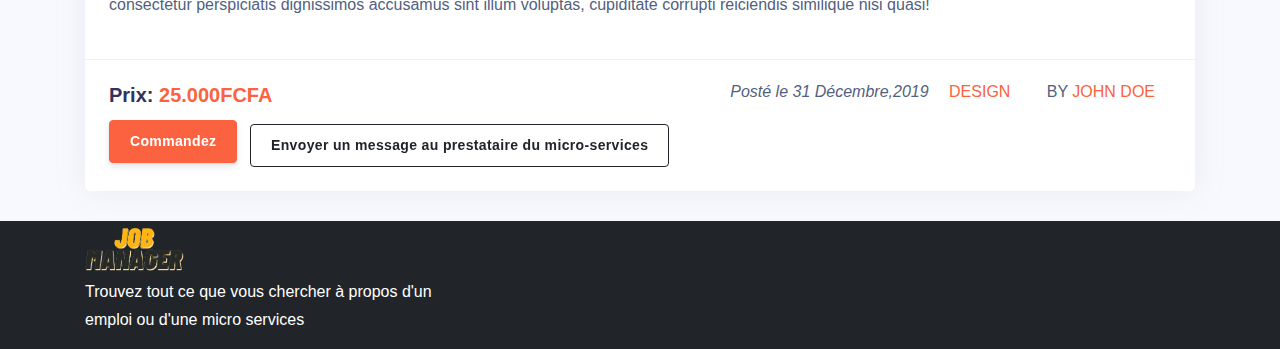
<file: microServices.html>
<!DOCTYPE html>
<html lang="fr">
<head>
    <meta charset="UTF-8">
    <meta http-equiv="X-UA-Compatible" content="IE=edge">
    <meta name="viewport" content="width=device-width, initial-scale=1.0">
    <title>Micro services JM</title>
    <link href="./assets/css/bootstrap.min.css" rel="stylesheet">
    <link rel="stylesheet" href="./assets/plugins/material-design-iconic-font/css/materialdesignicons.min.css">
    <link rel="stylesheet" href="./assets/css/addons.css">
    <link rel="stylesheet" href="./assets/css/main.css">
</head>
<body>
    <div class="container-fluid">
        <header class="row" style="padding: 0px 0px !important;box-shadow: 0 3px 10px -2px #ccc, 0 1px 2px 0 rgb(0 0 0 / 10%), 0 0 0 0 transparent;">
            <div class="col-md-4 d-flex justify-content-center align-items-center">
                <img src="./assets/img/logo2.png" alt="Logo de JM" style="width: 150px;">
            </div>
            <div class="col-md-4 d-flex justify-content-center align-items-center">
                <form class="m-2">
                    <div class="input-group">
                        <input type="search" class="form-control" placeholder="Que voulez-vous?">
                        <button class="btn btn-dark" type="button">
                            <i class="mdi mdi-magnify"></i>
                        </button>
                    </div>
                    <div>
                        <small>
                            <strong class="text-primary">
                                Populaire:
                            </strong>
                            <span class="m-2">
                                Design
                            </span>
                            <span class="m-2">
                                Audiovisuel
                            </span>
                            <span class="m-2">
                                Bureatique
                            </span>
                            <span class="m-2">
                                Informatique
                            </span>
                        </small>
                    </div>
                </form>
            </div>
            <div class="col-md-4 d-flex justify-content-center align-items-center">
                <p>
                    <a href="" class="btn btn-dark m-1 btn-sm">
                        <i class="mdi mdi-account-plus"></i>
                        S'inscrire
                    </a>
                    <a href="" class="btn btn-outline-dark m-1 btn-sm">
                        <i class="mdi mdi-account-key"></i>
                        Se connecter
                    </a>
                </p>
            </div>
            <div class="col-12">
                <nav class="navbar navbar-expand-md">
                    <div class="container-fluid">
                        <div>
                            <button class="navbar-toggler" type="button" data-bs-toggle="collapse" data-bs-target="#navbarNav"
                                aria-controls="navbarNav" aria-expanded="false" aria-label="Toggle navigation">
                                <i class="mdi mdi-menu"></i>
                                <!-- <span class="navbar-toggler-icon text-dark"></span> -->
                            </button>
                        </div>
                        <div class="collapse navbar-collapse" id="navbarNav">
                            <ul class="navbar-nav justify-content-between text-center">
                                <li class="nav-item mb-3">
                                    <a href="./home.html" class="nav-link menulist" id="currentli" aria-current="page">
                                        Acceuil
                                    </a>
                                </li>
                                <li class="nav-item mb-3 dropdown">
                                    <a class="nav-link menulist dropdown-toggle" role="button"
                                        data-bs-toggle="dropdown" aria-expanded="false">
                                        Micro-services
                                    </a>
                                    <ul class="dropdown-menu">
                                        <li>
                                            <a href="./categorie.html" class="dropdown-item">
                                                Design
                                            </a>
                                        </li>
                                        <li>
                                            <a href="./categorie.html" class="dropdown-item">
                                                Audiovisuel
                                            </a>
                                        </li>
                                        <li>
                                            <a href="./categorie.html" class="dropdown-item">
                                                Marketing
                                            </a>
                                        </li>
                                        <li>
                                            <a href="./allcategorie.html" class="dropdown-item">
                                                <div class="btn btn-dark btn-sm w-100 text-center">
                                                    Voir tout
                                                </div>
                                            </a>
                                        </li>
                                    </ul>
                                </li>
                                <li class="nav-item mb-3 dropdown">
                                    <a class="nav-link menulist dropdown-toggle" role="button"
                                        data-bs-toggle="dropdown" aria-expanded="false">
                                        Offre d'emploi
                                    </a>
                                    <ul class="dropdown-menu">
                                        <li>
                                            <a href="./domaine.html" class="dropdown-item">
                                                Achats
                                            </a>
                                        </li>
                                        <li>
                                            <a href="./domaine.html" class="dropdown-item">
                                                Administration
                                            </a>
                                        </li>
                                        <li>
                                            <a href="./domaine.html" class="dropdown-item">
                                                Armée
                                            </a>
                                        </li>
                                        <li>
                                            <a href="./domaine.html" class="dropdown-item">
                                                Arts & design
                                            </a>
                                        </li>
                                        <li>
                                            <a href="./domaine.html" class="dropdown-item">
                                                Enseignement
                                            </a>
                                        </li>
                                        <li>
                                            <a href="./domaine.html" class="dropdown-item">
                                                Entrepreunariat
                                            </a>
                                        </li>
                                        <li>
                                            <a href="./domaine.html" class="dropdown-item">
                                                Développement personnel
                                            </a>
                                        </li>
                                        <li>
                                            <a href="./alldomaine.html" class="dropdown-item">
                                                <div class="btn btn-dark btn-sm w-100 text-center">
                                                    Voir tout
                                                </div>
                                            </a>
                                        </li>
                                    </ul>
                                </li>
                                <li class="nav-item mb-3">
                                    <a href="./searchms.html" class="nav-link menulist">
                                        Recherche micro-services
                                    </a>
                                </li>
                                <li class="nav-item mb-3">
                                    <a href="./searchoe.html" class="nav-link menulist">
                                        Recherche offre d'emploi
                                    </a>
                                </li>
                            </ul>
                        </div>
                    </div>
                </nav>
            </div>
        </header>
        <div class="breadcrumb-option mt-4">
            <div class="container">
                <div class="row">
                    <div class="col-lg-12">
                        <div class="breadcrumb__links">
                            <a href="./home.html" class="text-warning"><i class="mdi mdi-home"></i> Home</a> > 
                            <a href="./categorie.html" class="text-dark"> Design</a> > 
                            <span>Affiche & flyers</span>
                        </div>
                    </div>
                </div>
            </div>
        </div>
        <main class="container">
            <div class="card">
                <div class="card-body">
                    <h4 class="display-4 text-center">
                        Affiche et flyers
                    </h4>
                    <p class="mb-3"> Lorem ipsum dolor sit amet, consectetur adipisicing elit. Reiciendis eius quas rerum ipsam facilis officiis omnis nihil veritatis, voluptates nobis, ea provident esse accusantium, nisi ipsa quo fugit? Nam, enim!</p>
                     
                        <div class="mb-3">
                            <img src="../../media/coverPicsMS/1.jpg" class="img-fluid w-100">
                        </div>

                    <h5 >DESCRIPTION</h5>
                    <p>
                        Lorem ipsum dolor sit amet consectetur adipisicing elit. Labore officia reiciendis distinctio nesciunt cumque necessitatibus sint! Voluptatem exercitationem sed facilis quae ipsa veniam odio cumque, provident incidunt suscipit asperiores voluptatum.
                        Lorem, ipsum dolor sit amet consectetur adipisicing elit. Earum voluptatum culpa dolorum commodi dicta corrupti corporis non voluptate minus sit eligendi, dolor fugit id natus accusantium atque animi facere. Sint.
                        Lorem ipsum dolor sit amet consectetur adipisicing elit. Eligendi voluptatem quod obcaecati, ipsam adipisci libero error ad consectetur perspiciatis dignissimos accusamus sint illum voluptas, cupiditate corrupti reiciendis similique nisi quasi!
                    </p>

                </div>
                <div class="card-footer">
                    <div class="d-md-flex justify-content-between">
                        <h6 class=" text-lg">Prix: <span class="text-warning">25.000FCFA</span></h6>
                        <div class="mb-3">
                            <i>Posté le 31 Décembre,2019</i>
                            <span class="text-warning m-3">DESIGN</span> 
                            <span class="m-3"> BY <span class="text-warning">JOHN DOE</span></span>  
                        </div>
                    </div>
                    <button class="btn btn-warning mb-2">Commandez</button>
                    <button class="btn btn-outline-dark">
                        Envoyer un message au prestataire du micro-services
                    </button>
                </div>
            </div>
        </main>
    </div>
    <footer class="bg-dark">
        <div class="container">
            <div class="row">
                <div class="col-md-4 justify-content-center align-items-center">
                    <img src="../../assets/img/logo2.png" alt="" class="img-fluid" width="100px">
                    <p class="text-white">
                        Trouvez tout ce que vous chercher à propos d'un emploi ou d'une micro services
                    </p>
                </div>
            </div>
        </div>
    </footer>
    <script src="./assets/js/bootstrap.bundle.min.js"></script>
</body>
</html>
</file>
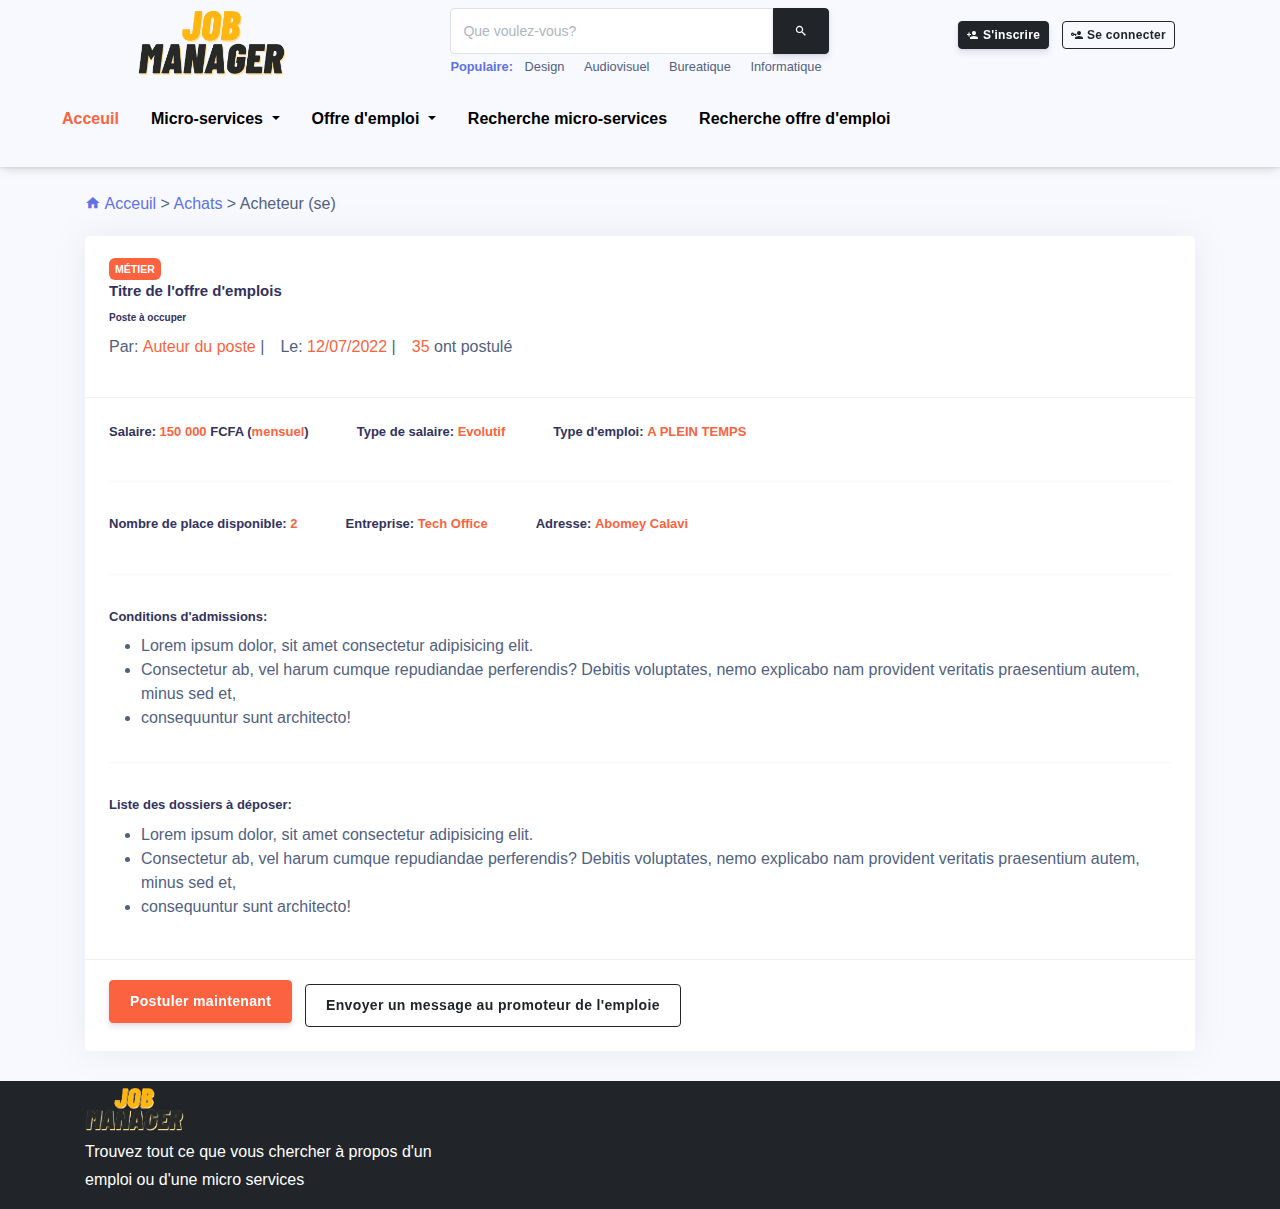
<file: offreEmploi.html>
<!DOCTYPE html>
<html lang="fr">
<head>
    <meta charset="UTF-8">
    <meta http-equiv="X-UA-Compatible" content="IE=edge">
    <meta name="viewport" content="width=device-width, initial-scale=1.0">
    <title>Détails sur une offre d'emploi JM</title>
    
    <link href="./assets/css/bootstrap.min.css" rel="stylesheet">
    <link rel="stylesheet" href="./assets/plugins/material-design-iconic-font/css/materialdesignicons.min.css">
    <link rel="stylesheet" href="./assets/css/addons.css">
    <link rel="stylesheet" href="./assets/css/main.css">
</head>
<body>
    <div class="container-fluid">
        <header class="row" style="padding: 0px 0px !important;box-shadow: 0 3px 10px -2px #ccc, 0 1px 2px 0 rgb(0 0 0 / 10%), 0 0 0 0 transparent;">
            <div class="col-md-4 d-flex justify-content-center align-items-center">
                <img src="./assets/img/logo2.png" alt="Logo de JM" style="width: 150px;">
            </div>
            <div class="col-md-4 d-flex justify-content-center align-items-center">
                <form class="m-2">
                    <div class="input-group">
                        <input type="search" class="form-control" placeholder="Que voulez-vous?">
                        <button class="btn btn-dark" type="button">
                            <i class="mdi mdi-magnify"></i>
                        </button>
                    </div>
                    <div>
                        <small>
                            <strong class="text-primary">
                                Populaire:
                            </strong>
                            <span class="m-2">
                                Design
                            </span>
                            <span class="m-2">
                                Audiovisuel
                            </span>
                            <span class="m-2">
                                Bureatique
                            </span>
                            <span class="m-2">
                                Informatique
                            </span>
                        </small>
                    </div>
                </form>
            </div>
            <div class="col-md-4 d-flex justify-content-center align-items-center">
                <p>
                    <a href="" class="btn btn-dark m-1 btn-sm">
                        <i class="mdi mdi-account-plus"></i>
                        S'inscrire
                    </a>
                    <a href="" class="btn btn-outline-dark m-1 btn-sm">
                        <i class="mdi mdi-account-key"></i>
                        Se connecter
                    </a>
                </p>
            </div>
            <div class="col-12">
                <nav class="navbar navbar-expand-md">
                    <div class="container-fluid">
                        <div>
                            <button class="navbar-toggler" type="button" data-bs-toggle="collapse" data-bs-target="#navbarNav"
                                aria-controls="navbarNav" aria-expanded="false" aria-label="Toggle navigation">
                                <i class="mdi mdi-menu"></i>
                                <!-- <span class="navbar-toggler-icon text-dark"></span> -->
                            </button>
                        </div>
                        <div class="collapse navbar-collapse" id="navbarNav">
                            <ul class="navbar-nav justify-content-between text-center">
                                <li class="nav-item mb-3">
                                    <a href="./home.html" class="nav-link menulist" id="currentli" aria-current="page">
                                        Acceuil
                                    </a>
                                </li>
                                <li class="nav-item mb-3 dropdown">
                                    <a class="nav-link menulist dropdown-toggle" role="button"
                                        data-bs-toggle="dropdown" aria-expanded="false">
                                        Micro-services
                                    </a>
                                    <ul class="dropdown-menu">
                                        <li>
                                            <a href="./categorie.html" class="dropdown-item">
                                                Design
                                            </a>
                                        </li>
                                        <li>
                                            <a href="./categorie.html" class="dropdown-item">
                                                Audiovisuel
                                            </a>
                                        </li>
                                        <li>
                                            <a href="./categorie.html" class="dropdown-item">
                                                Marketing
                                            </a>
                                        </li>
                                        <li>
                                            <a href="./allcategorie.html" class="dropdown-item">
                                                <div class="btn btn-dark btn-sm w-100 text-center">
                                                    Voir tout
                                                </div>
                                            </a>
                                        </li>
                                    </ul>
                                </li>
                                <li class="nav-item mb-3 dropdown">
                                    <a class="nav-link menulist dropdown-toggle" role="button"
                                        data-bs-toggle="dropdown" aria-expanded="false">
                                        Offre d'emploi
                                    </a>
                                    <ul class="dropdown-menu">
                                        <li>
                                            <a href="./domaine.html" class="dropdown-item">
                                                Achats
                                            </a>
                                        </li>
                                        <li>
                                            <a href="./domaine.html" class="dropdown-item">
                                                Administration
                                            </a>
                                        </li>
                                        <li>
                                            <a href="./domaine.html" class="dropdown-item">
                                                Armée
                                            </a>
                                        </li>
                                        <li>
                                            <a href="./domaine.html" class="dropdown-item">
                                                Arts & design
                                            </a>
                                        </li>
                                        <li>
                                            <a href="./domaine.html" class="dropdown-item">
                                                Enseignement
                                            </a>
                                        </li>
                                        <li>
                                            <a href="./domaine.html" class="dropdown-item">
                                                Entrepreunariat
                                            </a>
                                        </li>
                                        <li>
                                            <a href="./domaine.html" class="dropdown-item">
                                                Développement personnel
                                            </a>
                                        </li>
                                        <li>
                                            <a href="./alldomaine.html" class="dropdown-item">
                                                <div class="btn btn-dark btn-sm w-100 text-center">
                                                    Voir tout
                                                </div>
                                            </a>
                                        </li>
                                    </ul>
                                </li>
                                <li class="nav-item mb-3">
                                    <a href="./searchms.html" class="nav-link menulist">
                                        Recherche micro-services
                                    </a>
                                </li>
                                <li class="nav-item mb-3">
                                    <a href="./searchoe.html" class="nav-link menulist">
                                        Recherche offre d'emploi
                                    </a>
                                </li>
                            </ul>
                        </div>
                    </div>
                </nav>
            </div>
        </header>
        <div class="breadcrumb-option mt-4">
            <div class="container">
                <div class="row">
                    <div class="col-lg-12">
                        <div class="breadcrumb__links">
                            <a href="./home.html"><i class="mdi mdi-home"></i> Acceuil</a> > 
                            <a href="./home.html"> Achats</a> > 
                            <span>Acheteur (se)</span>
                        </div>
                    </div>
                </div>
            </div>
        </div>
        <main class="container">
            <div class="card">
                <div class="card-header">
                    <div class="badge bg-warning">
                        Métier
                    </div>
                    <h4>
                        Titre de l'offre d'emplois
                    </h4>
                    <h6>
                        Poste à occuper
                    </h6>
                    <div class="d-md-flex">
                        <p class="me-3">
                            Par: <b class="text-warning">Auteur du poste</b> |
                        </p>
                        <p class="me-3">
                            Le: <b class="text-warning">12/07/2022</b> |
                        </p>
                        <p class="me-3">
                            <b class="text-warning">35</b> ont postulé
                        </p>
                    </div>
                </div>
                <div class="card-body">
                    <div class="d-md-flex">
                        <h5 class="me-5">
                            Salaire: <b class="text-warning">150 000</b> FCFA (<b class="text-warning">mensuel</b>)
                        </h5>
                        <h5 class="me-5">
                            Type de salaire: <b class="text-warning">Evolutif</b>
                        </h5>
                        <h5>
                            Type d'emploi: <b class="text-warning">A PLEIN TEMPS</b>
                        </h5>
                    </div>
                    <hr>
                    <div class="d-md-flex">
                        <h5 class="me-5">
                            Nombre de place disponible: <b class="text-warning">2</b>
                        </h5>
                        <h5 class="me-5">
                            Entreprise: <b class="text-warning">Tech Office</b>
                        </h5>
                        <h5>
                            Adresse: <b class="text-warning">Abomey Calavi</b>
                        </h5>
                    </div>
                    <hr>
                    <div>
                        <h5>
                            Conditions d'admissions:
                        </h5>
                        <ul>
                            <li>
                                Lorem ipsum dolor, sit amet consectetur adipisicing elit.
                            </li>
                            <li>
                                Consectetur ab, vel harum cumque repudiandae perferendis? Debitis voluptates, nemo explicabo nam provident veritatis praesentium autem, minus sed et,
                            </li>
                            <li>
                                consequuntur sunt architecto!
                            </li>
                        </ul>
                    </div>
                    <hr>
                    <div>
                        <h5>
                            Liste des dossiers à déposer:
                        </h5>
                        <ul>
                            <li>
                                Lorem ipsum dolor, sit amet consectetur adipisicing elit.
                            </li>
                            <li>
                                Consectetur ab, vel harum cumque repudiandae perferendis? Debitis voluptates, nemo explicabo nam provident veritatis praesentium autem, minus sed et,
                            </li>
                            <li>
                                consequuntur sunt architecto!
                            </li>
                        </ul>
                    </div>
                </div>
                <div class="card-footer">
                    <button class="btn btn-warning mb-2">
                        Postuler maintenant
                    </button>
                    <button class="btn btn-outline-dark me-5">
                        Envoyer un message au promoteur de l'emploie
                    </button>
                </div>
            </div>
        </main>
    </div>
    <footer class="bg-dark">
        <div class="container">
            <div class="row">
                <div class="col-md-4 justify-content-center align-items-center">
                    <img src="../../assets/img/logo2.png" alt="" class="img-fluid" width="100px">
                    <p class="text-white">
                        Trouvez tout ce que vous chercher à propos d'un emploi ou d'une micro services
                    </p>
                </div>
            </div>
        </div>
    </footer>
    <script src="./assets/js/bootstrap.bundle.min.js"></script>
</body>
</html>
</file>
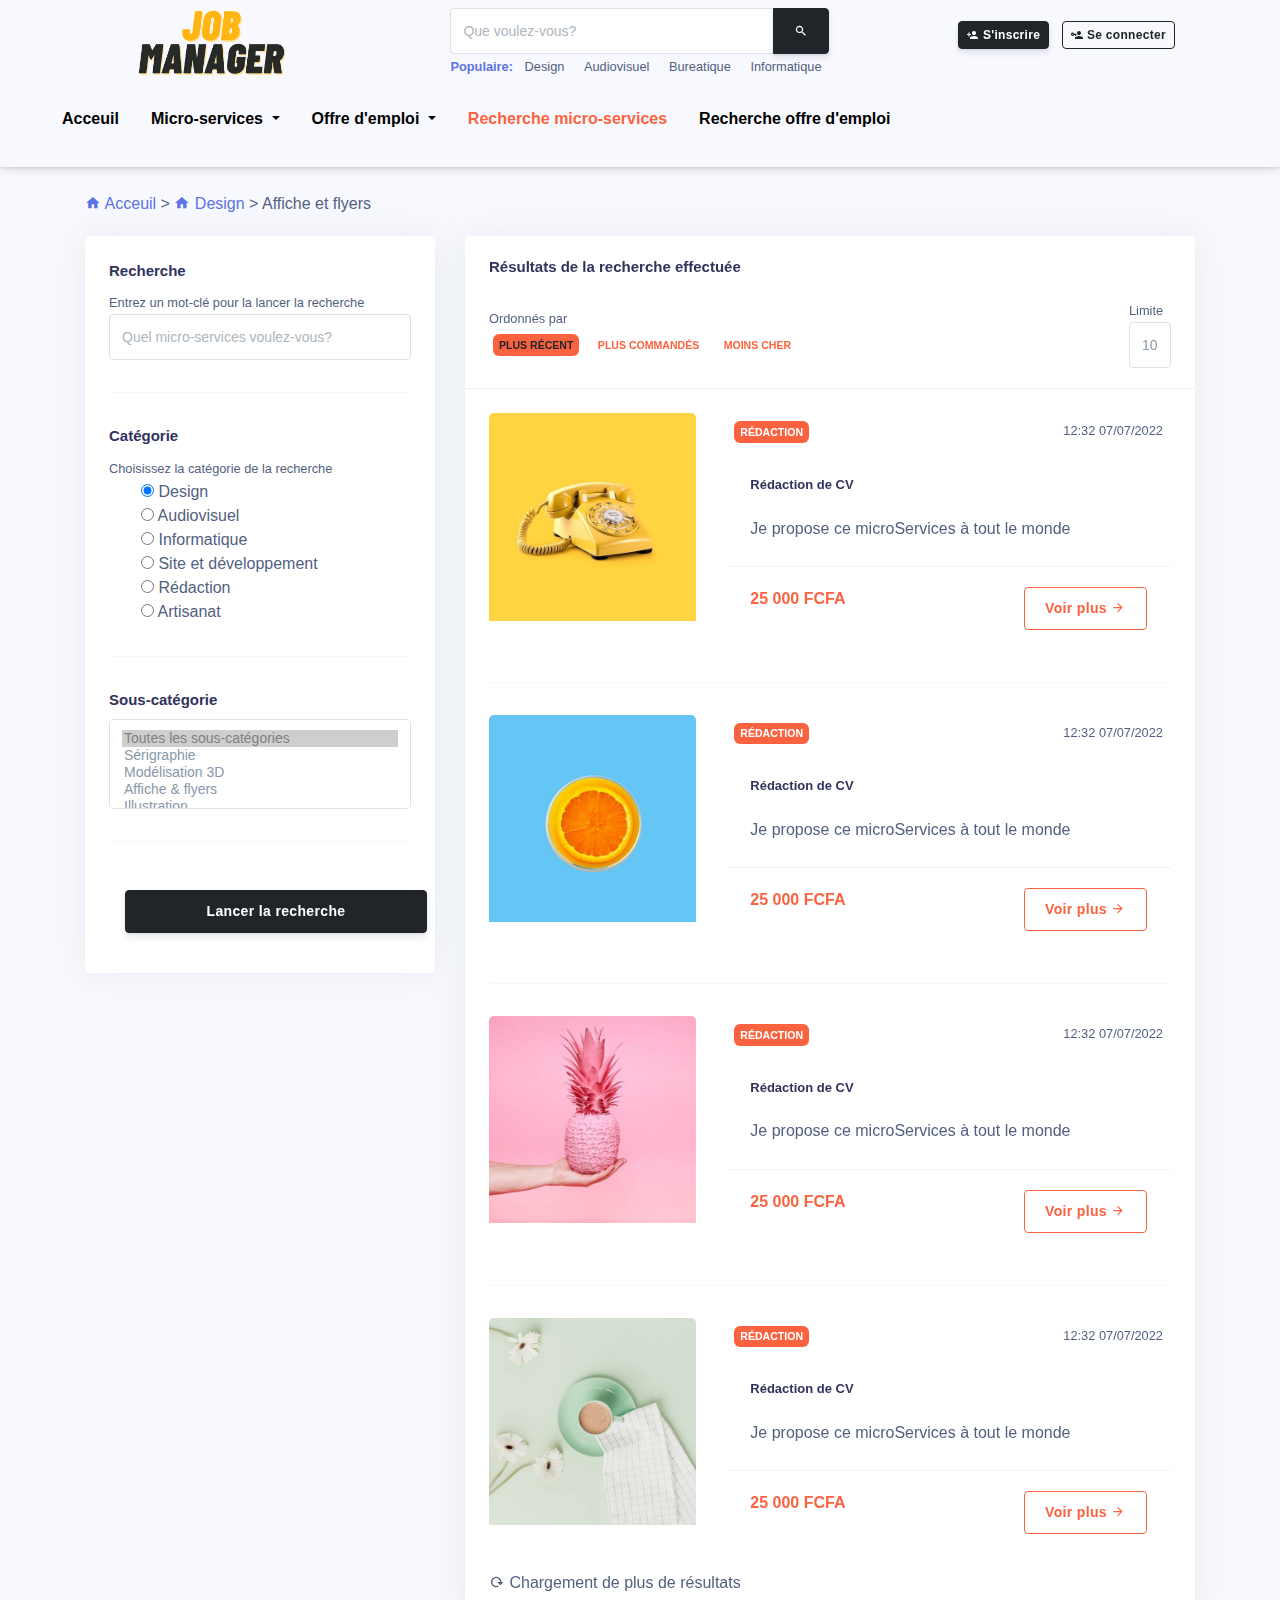
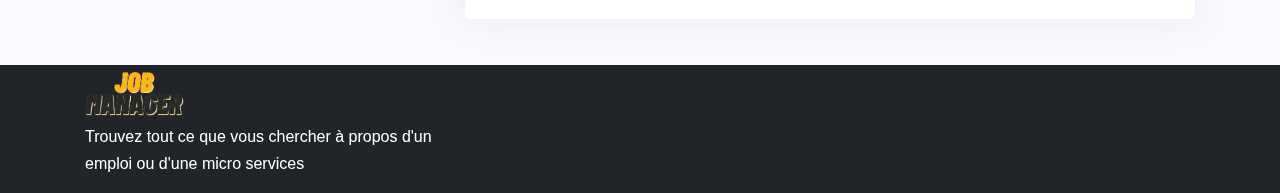
<file: searchms.html>
<!DOCTYPE html>
<html lang="fr">
<head>
    <meta charset="UTF-8">
    <meta http-equiv="X-UA-Compatible" content="IE=edge">
    <meta name="viewport" content="width=device-width, initial-scale=1.0">
    <title>Recherche micro-services JM</title>
    
    <link href="./assets/css/bootstrap.min.css" rel="stylesheet">
    <link rel="stylesheet" href="./assets/plugins/material-design-iconic-font/css/materialdesignicons.min.css">
    <link rel="stylesheet" href="./assets/css/addons.css">
    <link rel="stylesheet" href="./assets/css/main.css">
</head>
<body>
    <div class="container-fluid">
        <header class="row" style="padding: 0px 0px !important;box-shadow: 0 3px 10px -2px #ccc, 0 1px 2px 0 rgb(0 0 0 / 10%), 0 0 0 0 transparent;">
            <div class="col-md-4 d-flex justify-content-center align-items-center">
                <img src="./assets/img/logo2.png" alt="Logo de JM" style="width: 150px;">
            </div>
            <div class="col-md-4 d-flex justify-content-center align-items-center">
                <form class="m-2">
                    <div class="input-group">
                        <input type="search" class="form-control" placeholder="Que voulez-vous?">
                        <button class="btn btn-dark" type="button">
                            <i class="mdi mdi-magnify"></i>
                        </button>
                    </div>
                    <div>
                        <small>
                            <strong class="text-primary">
                                Populaire:
                            </strong>
                            <span class="m-2">
                                Design
                            </span>
                            <span class="m-2">
                                Audiovisuel
                            </span>
                            <span class="m-2">
                                Bureatique
                            </span>
                            <span class="m-2">
                                Informatique
                            </span>
                        </small>
                    </div>
                </form>
            </div>
            <div class="col-md-4 d-flex justify-content-center align-items-center">
                <p>
                    <a href="" class="btn btn-dark m-1 btn-sm">
                        <i class="mdi mdi-account-plus"></i>
                        S'inscrire
                    </a>
                    <a href="" class="btn btn-outline-dark m-1 btn-sm">
                        <i class="mdi mdi-account-key"></i>
                        Se connecter
                    </a>
                </p>
            </div>
            <div class="col-12">
                <nav class="navbar navbar-expand-md">
                    <div class="container-fluid">
                        <div>
                            <button class="navbar-toggler" type="button" data-bs-toggle="collapse" data-bs-target="#navbarNav"
                                aria-controls="navbarNav" aria-expanded="false" aria-label="Toggle navigation">
                                <i class="mdi mdi-menu"></i>
                                <!-- <span class="navbar-toggler-icon text-dark"></span> -->
                            </button>
                        </div>
                        <div class="collapse navbar-collapse" id="navbarNav">
                            <ul class="navbar-nav justify-content-between text-center">
                                <li class="nav-item mb-3">
                                    <a href="./home.html" class="nav-link menulist">
                                        Acceuil
                                    </a>
                                </li>
                                <li class="nav-item mb-3 dropdown">
                                    <a class="nav-link menulist dropdown-toggle" role="button"
                                        data-bs-toggle="dropdown" aria-expanded="false">
                                        Micro-services
                                    </a>
                                    <ul class="dropdown-menu">
                                        <li>
                                            <a href="./categorie.html" class="dropdown-item">
                                                Design
                                            </a>
                                        </li>
                                        <li>
                                            <a href="./categorie.html" class="dropdown-item">
                                                Audiovisuel
                                            </a>
                                        </li>
                                        <li>
                                            <a href="./categorie.html" class="dropdown-item">
                                                Marketing
                                            </a>
                                        </li>
                                        <li>
                                            <a href="./allcategorie.html" class="dropdown-item">
                                                <div class="btn btn-dark btn-sm w-100 text-center">
                                                    Voir tout
                                                </div>
                                            </a>
                                        </li>
                                    </ul>
                                </li>
                                <li class="nav-item mb-3 dropdown">
                                    <a class="nav-link menulist dropdown-toggle" role="button"
                                        data-bs-toggle="dropdown" aria-expanded="false">
                                        Offre d'emploi
                                    </a>
                                    <ul class="dropdown-menu">
                                        <li>
                                            <a href="./domaine.html" class="dropdown-item">
                                                Achats
                                            </a>
                                        </li>
                                        <li>
                                            <a href="./domaine.html" class="dropdown-item">
                                                Administration
                                            </a>
                                        </li>
                                        <li>
                                            <a href="./domaine.html" class="dropdown-item">
                                                Armée
                                            </a>
                                        </li>
                                        <li>
                                            <a href="./domaine.html" class="dropdown-item">
                                                Arts & design
                                            </a>
                                        </li>
                                        <li>
                                            <a href="./domaine.html" class="dropdown-item">
                                                Enseignement
                                            </a>
                                        </li>
                                        <li>
                                            <a href="./domaine.html" class="dropdown-item">
                                                Entrepreunariat
                                            </a>
                                        </li>
                                        <li>
                                            <a href="./domaine.html" class="dropdown-item">
                                                Développement personnel
                                            </a>
                                        </li>
                                        <li>
                                            <a href="./alldomaine.html" class="dropdown-item">
                                                <div class="btn btn-dark btn-sm w-100 text-center">
                                                    Voir tout
                                                </div>
                                            </a>
                                        </li>
                                    </ul>
                                </li>
                                <li class="nav-item mb-3">
                                    <a href="./searchms.html" class="nav-link menulist" id="currentli" aria-current="page">
                                        Recherche micro-services
                                    </a>
                                </li>
                                <li class="nav-item mb-3">
                                    <a href="./searchoe.html" class="nav-link menulist">
                                        Recherche offre d'emploi
                                    </a>
                                </li>
                            </ul>
                        </div>
                    </div>
                </nav>
            </div>
        </header>
        <div class="breadcrumb-option mt-4">
            <div class="container">
                <div class="row">
                    <div class="col-lg-12">
                        <div class="breadcrumb__links">
                            <a href="./home.html"><i class="mdi mdi-home"></i> Acceuil</a> > 
                            <a href="./home.html"><i class="mdi mdi-home"></i> Design</a> > 
                            <span>Affiche et flyers</span>
                        </div>
                    </div>
                </div>
            </div>
        </div>
        <main class="container">
            <div class="row">
                <div class="col-md-4 mb-3">
                    <div class="card">
                        <div class="card-body">
                            <h4>
                                Recherche
                            </h4>
                            <small>
                                Entrez un mot-clé pour la lancer la recherche
                            </small>
                            <input type="search" class="form-control" placeholder="Quel micro-services voulez-vous?">
                            <hr>
                            <h4>
                                Catégorie
                            </h4>
                            <small>
                                Choisissez la catégorie de la recherche
                            </small>
                            <ul type="none">
                                <li>
                                    <input type="radio" name="typeResult" checked> Design
                                </li>
                                <li>
                                    <input type="radio" name="typeResult"> Audiovisuel
                                </li>
                                <li>
                                    <input type="radio" name="typeResult"> Informatique
                                </li>
                                <li>
                                    <input type="radio" name="typeResult"> Site et développement
                                </li>
                                <li>
                                    <input type="radio" name="typeResult"> Rédaction
                                </li>
                                <li>
                                    <input type="radio" name="typeResult"> Artisanat
                                </li>
                            </ul>
                            <hr>
                            <h4>
                                Sous-catégorie
                            </h4>
                            <select class="form-control" multiple>
                                <option value="all" disabled="disabled" selected>
                                    Toutes les sous-catégories
                                </option>
                                <option value="">
                                    Sérigraphie
                                </option>
                                <option value="">
                                    Modélisation 3D
                                </option>
                                <option value="">
                                    Affiche & flyers
                                </option>
                                <option value="">
                                    Illustration
                                </option>
                            </select>
                            <hr>
                            <button class="w-100 btn btn-dark m-3">
                                Lancer la recherche
                            </button>
                        </div>
                    </div>
                </div>
                <div class="col-md-8 mb-3">
                    <div class="card">
                        <div class="card-header">
                            <h4 class="card-title">
                                Résultats de la recherche effectuée
                            </h4>

                            <div class="d-md-flex justify-content-between align-items-center">
                                <div>
                                    <small>
                                        Ordonnés par
                                    </small>
                                    <div>
                                        <span class="badge bg-warning text-dark m-1">
                                            Plus récent
                                        </span>
                                        <span class="badge text-warning m-1">
                                            Plus commandés
                                        </span>
                                        <span class="badge text-warning m-1">
                                            Moins cher
                                        </span>
                                    </div>
                                </div>
                                <div>
                                    <small>
                                       Limite
                                    </small>
                                    <select class="form-control">
                                        <option>
                                            10
                                        </option>
                                        <option>
                                            20
                                        </option>
                                        <option>
                                            30
                                        </option>
                                        <option>
                                            50
                                        </option>
                                    </select>
                                </div>
                            </div>
                        </div>
                        <div class="card-body">
                            <div class="row mb-3">
                                <div class="col-md-4">
                                    <img src="../../media/coverPicsMS/1.jpg" class="card-img-top" alt="...">
                                </div>
                                <div class="col-md-8">
                                    <div class="d-flex justify-content-between p-2">
                                        <small class="badge bg-warning">
                                            Rédaction
                                        </small>
                                        <small>
                                            12:32 07/07/2022
                                        </small>
                                    </div>
                                    <div class="card-body">
                                        <h5 class="card-title">
                                            Rédaction de CV
                                        </h5>
                                        <p class="card-text">
                                            Je propose ce microServices à tout le monde
                                        </p>
                                    </div>
                                    <div class="card-footer d-flex justify-content-between">
                                        <span class="text-warning">
                                            <strong>
                                                25 000 FCFA
                                            </strong>
                                        </span>
                                        <span class="btn btn-outline-warning">
                                            Voir plus <i class="mdi mdi-arrow-right"></i>
                                        </span>
                                    </div>
                                </div>
                            </div>
                            <hr>
                            <div class="row mb-3">
                                <div class="col-md-4">
                                    <img src="../../media/coverPicsMS/2.jpg" class="card-img-top" alt="...">
                                </div>
                                <div class="col-md-8">
                                    <div class="d-flex justify-content-between p-2">
                                        <small class="badge bg-warning">
                                            Rédaction
                                        </small>
                                        <small>
                                            12:32 07/07/2022
                                        </small>
                                    </div>
                                    <div class="card-body">
                                        <h5 class="card-title">
                                            Rédaction de CV
                                        </h5>
                                        <p class="card-text">
                                            Je propose ce microServices à tout le monde
                                        </p>
                                    </div>
                                    <div class="card-footer d-flex justify-content-between">
                                        <span class="text-warning">
                                            <strong>
                                                25 000 FCFA
                                            </strong>
                                        </span>
                                        <span class="btn btn-outline-warning">
                                            Voir plus <i class="mdi mdi-arrow-right"></i>
                                        </span>
                                    </div>
                                </div>
                            </div>
                            <hr>

                            <div class="row mb-3">
                                <div class="col-md-4">
                                    <img src="../../media/coverPicsMS/3.jpg" class="card-img-top" alt="...">
                                </div>
                                <div class="col-md-8">
                                    <div class="d-flex justify-content-between p-2">
                                        <small class="badge bg-warning">
                                            Rédaction
                                        </small>
                                        <small>
                                            12:32 07/07/2022
                                        </small>
                                    </div>
                                    <div class="card-body">
                                        <h5 class="card-title">
                                            Rédaction de CV
                                        </h5>
                                        <p class="card-text">
                                            Je propose ce microServices à tout le monde
                                        </p>
                                    </div>
                                    <div class="card-footer d-flex justify-content-between">
                                        <span class="text-warning">
                                            <strong>
                                                25 000 FCFA
                                            </strong>
                                        </span>
                                        <span class="btn btn-outline-warning">
                                            Voir plus <i class="mdi mdi-arrow-right"></i>
                                        </span>
                                    </div>
                                </div>
                            </div>
                            <hr>
                            <div class="row mb-3">
                                <div class="col-md-4">
                                    <img src="../../media/coverPicsMS/5.jpg" class="card-img-top" alt="...">
                                </div>
                                <div class="col-md-8">
                                    <div class="d-flex justify-content-between p-2">
                                        <small class="badge bg-warning">
                                            Rédaction
                                        </small>
                                        <small>
                                            12:32 07/07/2022
                                        </small>
                                    </div>
                                    <div class="card-body">
                                        <h5 class="card-title">
                                            Rédaction de CV
                                        </h5>
                                        <p class="card-text">
                                            Je propose ce microServices à tout le monde
                                        </p>
                                    </div>
                                    <div class="card-footer d-flex justify-content-between">
                                        <span class="text-warning">
                                            <strong>
                                                25 000 FCFA
                                            </strong>
                                        </span>
                                        <span class="btn btn-outline-warning">
                                            Voir plus <i class="mdi mdi-arrow-right"></i>
                                        </span>
                                    </div>
                                </div>
                            </div>
                            <div>
                                <i class="mdi mdi-reload"></i> Chargement de plus de résultats
                            </div>
                        </div>
                    </div>
                </div>
            </div>
        </main>
    </div>
    <footer class="bg-dark">
        <div class="container">
            <div class="row">
                <div class="col-md-4 justify-content-center align-items-center">
                    <img src="../../assets/img/logo2.png" alt="" class="img-fluid" width="100px">
                    <p class="text-white">
                        Trouvez tout ce que vous chercher à propos d'un emploi ou d'une micro services
                    </p>
                </div>
            </div>
        </div>
    </footer>
    <script src="./assets/js/bootstrap.bundle.min.js"></script>
</body>
</html>
</file>
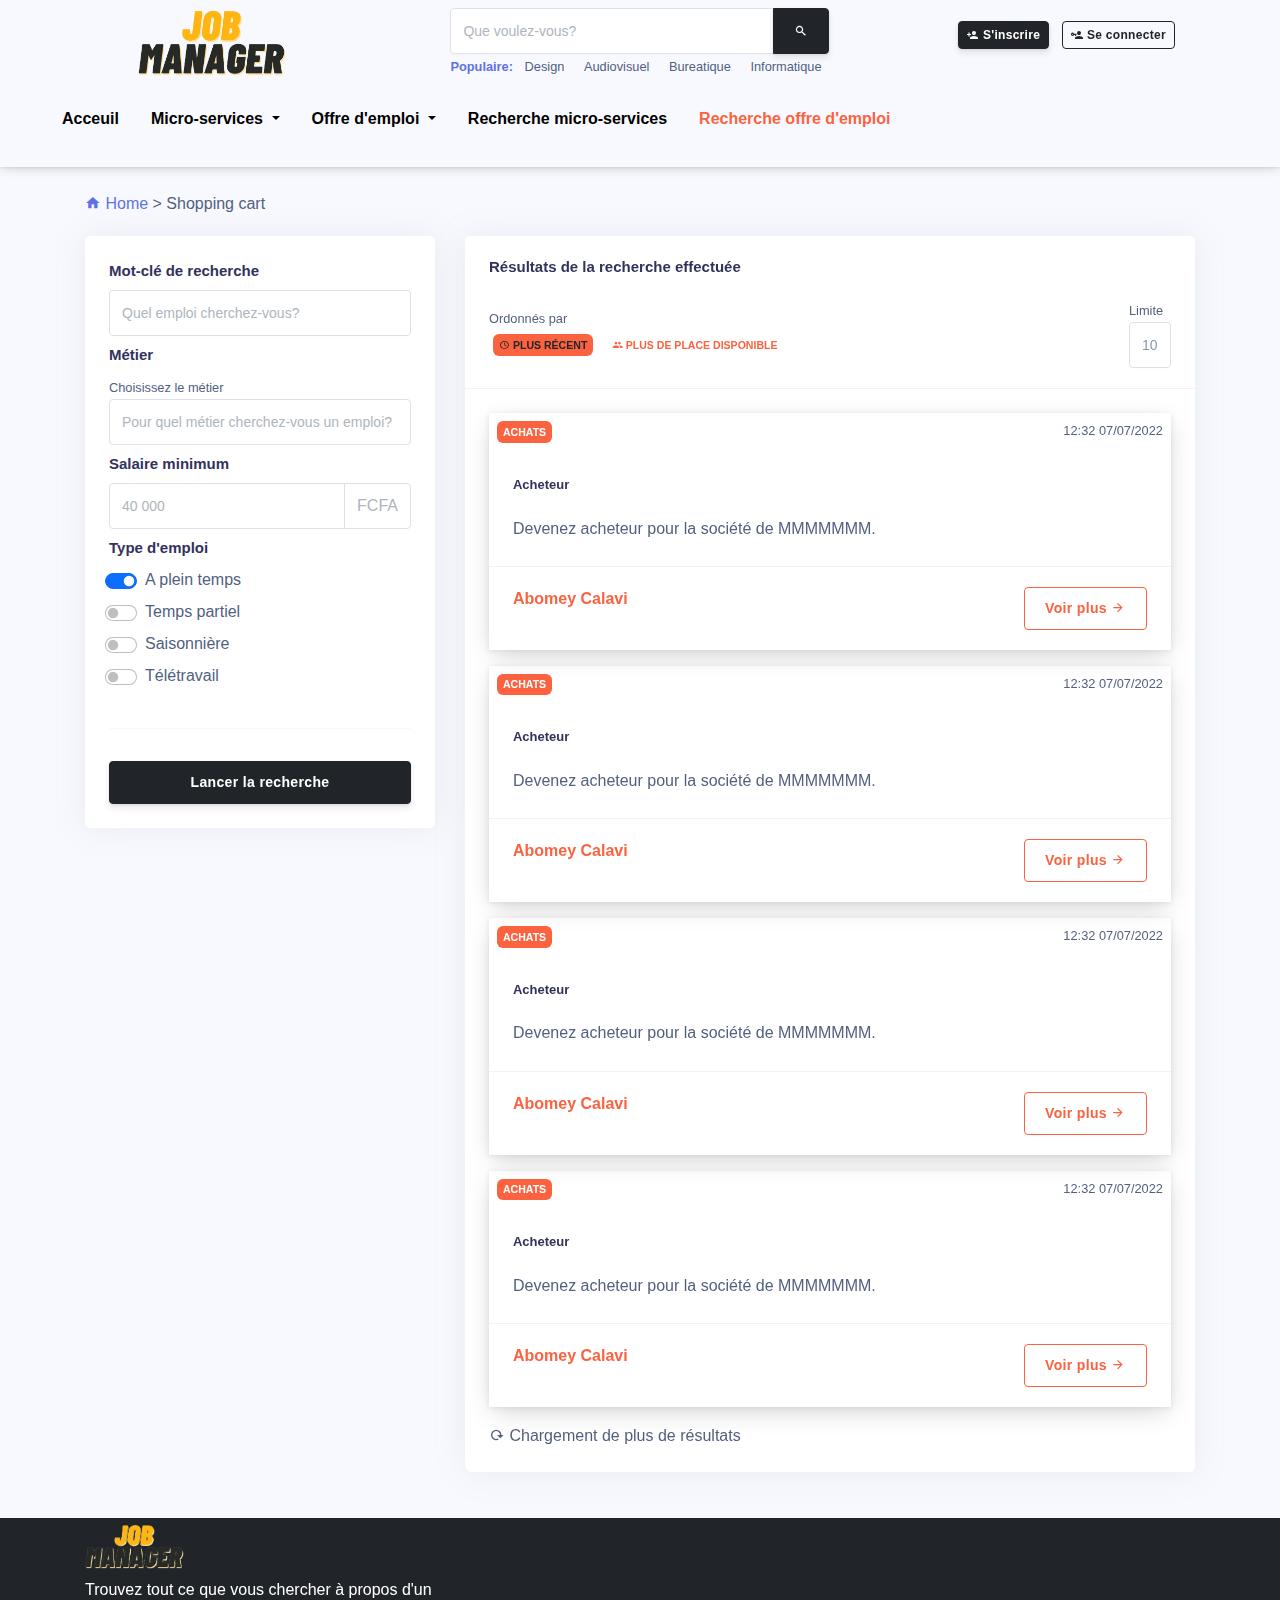
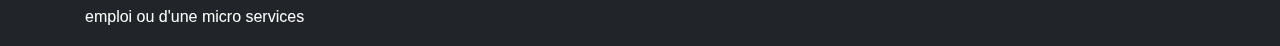
<file: searchoe.html>
<!DOCTYPE html>
<html lang="fr">
<head>
    <meta charset="UTF-8">
    <meta http-equiv="X-UA-Compatible" content="IE=edge">
    <meta name="viewport" content="width=device-width, initial-scale=1.0">
    <title>Recherche offre d'emploi JM</title>
    
    <link href="./assets/css/bootstrap.min.css" rel="stylesheet">
    <link rel="stylesheet" href="./assets/plugins/material-design-iconic-font/css/materialdesignicons.min.css">
    <link rel="stylesheet" href="./assets/css/addons.css">
    <link rel="stylesheet" href="./assets/css/main.css">
</head>
<body>
    <div class="container-fluid">
        <header class="row" style="padding: 0px 0px !important;box-shadow: 0 3px 10px -2px #ccc, 0 1px 2px 0 rgb(0 0 0 / 10%), 0 0 0 0 transparent;">
            <div class="col-md-4 d-flex justify-content-center align-items-center">
                <img src="./assets/img/logo2.png" alt="Logo de JM" style="width: 150px;">
            </div>
            <div class="col-md-4 d-flex justify-content-center align-items-center">
                <form class="m-2">
                    <div class="input-group">
                        <input type="search" class="form-control" placeholder="Que voulez-vous?">
                        <button class="btn btn-dark" type="button">
                            <i class="mdi mdi-magnify"></i>
                        </button>
                    </div>
                    <div>
                        <small>
                            <strong class="text-primary">
                                Populaire:
                            </strong>
                            <span class="m-2">
                                Design
                            </span>
                            <span class="m-2">
                                Audiovisuel
                            </span>
                            <span class="m-2">
                                Bureatique
                            </span>
                            <span class="m-2">
                                Informatique
                            </span>
                        </small>
                    </div>
                </form>
            </div>
            <div class="col-md-4 d-flex justify-content-center align-items-center">
                <p>
                    <a href="" class="btn btn-dark m-1 btn-sm">
                        <i class="mdi mdi-account-plus"></i>
                        S'inscrire
                    </a>
                    <a href="" class="btn btn-outline-dark m-1 btn-sm">
                        <i class="mdi mdi-account-key"></i>
                        Se connecter
                    </a>
                </p>
            </div>
            <div class="col-12">
                <nav class="navbar navbar-expand-md">
                    <div class="container-fluid">
                        <div>
                            <button class="navbar-toggler" type="button" data-bs-toggle="collapse" data-bs-target="#navbarNav"
                                aria-controls="navbarNav" aria-expanded="false" aria-label="Toggle navigation">
                                <i class="mdi mdi-menu"></i>
                                <!-- <span class="navbar-toggler-icon text-dark"></span> -->
                            </button>
                        </div>
                        <div class="collapse navbar-collapse" id="navbarNav">
                            <ul class="navbar-nav justify-content-between text-center">
                                <li class="nav-item mb-3">
                                    <a href="./home.html" class="nav-link menulist">
                                        Acceuil
                                    </a>
                                </li>
                                <li class="nav-item mb-3 dropdown">
                                    <a class="nav-link menulist dropdown-toggle" role="button"
                                        data-bs-toggle="dropdown" aria-expanded="false">
                                        Micro-services
                                    </a>
                                    <ul class="dropdown-menu">
                                        <li>
                                            <a href="./categorie.html" class="dropdown-item">
                                                Design
                                            </a>
                                        </li>
                                        <li>
                                            <a href="./categorie.html" class="dropdown-item">
                                                Audiovisuel
                                            </a>
                                        </li>
                                        <li>
                                            <a href="./categorie.html" class="dropdown-item">
                                                Marketing
                                            </a>
                                        </li>
                                        <li>
                                            <a href="./allcategorie.html" class="dropdown-item">
                                                <div class="btn btn-dark btn-sm w-100 text-center">
                                                    Voir tout
                                                </div>
                                            </a>
                                        </li>
                                    </ul>
                                </li>
                                <li class="nav-item mb-3 dropdown">
                                    <a class="nav-link menulist dropdown-toggle" role="button"
                                        data-bs-toggle="dropdown" aria-expanded="false">
                                        Offre d'emploi
                                    </a>
                                    <ul class="dropdown-menu">
                                        <li>
                                            <a href="./domaine.html" class="dropdown-item">
                                                Achats
                                            </a>
                                        </li>
                                        <li>
                                            <a href="./domaine.html" class="dropdown-item">
                                                Administration
                                            </a>
                                        </li>
                                        <li>
                                            <a href="./domaine.html" class="dropdown-item">
                                                Armée
                                            </a>
                                        </li>
                                        <li>
                                            <a href="./domaine.html" class="dropdown-item">
                                                Arts & design
                                            </a>
                                        </li>
                                        <li>
                                            <a href="./domaine.html" class="dropdown-item">
                                                Enseignement
                                            </a>
                                        </li>
                                        <li>
                                            <a href="./domaine.html" class="dropdown-item">
                                                Entrepreunariat
                                            </a>
                                        </li>
                                        <li>
                                            <a href="./domaine.html" class="dropdown-item">
                                                Développement personnel
                                            </a>
                                        </li>
                                        <li>
                                            <a href="./alldomaine.html" class="dropdown-item">
                                                <div class="btn btn-dark btn-sm w-100 text-center">
                                                    Voir tout
                                                </div>
                                            </a>
                                        </li>
                                    </ul>
                                </li>
                                <li class="nav-item mb-3">
                                    <a href="./searchms.html" class="nav-link menulist">
                                        Recherche micro-services
                                    </a>
                                </li>
                                <li class="nav-item mb-3">
                                    <a href="./searchoe.html" class="nav-link menulist" id="currentli" aria-current="page">
                                        Recherche offre d'emploi
                                    </a>
                                </li>
                            </ul>
                        </div>
                    </div>
                </nav>
            </div>
        </header>
        <div class="breadcrumb-option mt-4">
            <div class="container">
                <div class="row">
                    <div class="col-lg-12">
                        <div class="breadcrumb__links">
                            <a href="./home.html"><i class="mdi mdi-home"></i> Home</a> > 
                            <span>Shopping cart</span>
                        </div>
                    </div>
                </div>
            </div>
        </div>
        <main class="container">
            <div class="row">
                <div class="col-md-4 mb-3">
                    <div class="card">
                        <div class="card-body">
                            <div class="mb-2">
                                <h4>
                                    Mot-clé de recherche
                                </h4>
                                <small>
                                </small>
                                <input type="search" class="form-control" placeholder="Quel emploi cherchez-vous?">
                            </div>
                            <div class="mb-2">
                                <h4>
                                    Métier
                                </h4>
                                <small>
                                    Choisissez le métier
                                </small>
                                <input list="metiersList" name="metierRef" id="metierRef" class="form-control" placeholder="Pour quel métier cherchez-vous un emploi?">
                                <datalist id="metiersList">
                                    <option value="Acheteur">
                                    <option value="Commercial">
                                    <option value="Acheteur1">
                                    <option value="Commercia1l">
                                    <option value="Achete1ur">
                                    <option value="Commer1cial">
                                    <option value="Acheteu11r">
                                    <option value="Commer2cial">
                                    <option value="Acheteu2r">
                                    <option value="Commerci2al">
                                    <option value="Acheteur3">
                                    <option value="Commerci3al">
                                    <option value="Acheteur4">
                                    <option value="Commerci444al">
                                    <option value="Ach5eteur">
                                    <option value="Comm6ercial">
                                    <option value="Achet1eur">
                                    <option value="Commer8cial">
                                    <option value="Acheteu8r">
                                    <option value="Commerci9al">
                                </datalist>
                            </div>
                            <div class="mb-2">
                                <h4>
                                    Salaire minimum
                                </h4>
                                <div class="input-group">
                                    <input type="int" class="form-control" placeholder="40 000">
                                    <button class="input-group-text">
                                        FCFA 
                                    </button>
                                </div>
                            </div>
                            <div class="mb-2">
                                <h4>
                                    Type d'emploi
                                </h4>
                                <div class="form-check form-switch ms-3">
                                    <label>
                                        <input class="form-check-input" type="checkbox" role="switch" checked=""> A plein temps
                                    </label><br/>
                                    <label>
                                        <input class="form-check-input" type="checkbox" role="switch"> Temps partiel
                                    </label><br/>
                                    <label>
                                        <input class="form-check-input" type="checkbox" role="switch"> Saisonnière
                                    </label><br/>
                                    <label>
                                        <input class="form-check-input" type="checkbox" role="switch"> Télétravail
                                    </label>
                                </div>
                            </div>
                            <hr>
                            <button class="w-100 btn btn-dark">
                                Lancer la recherche
                            </button>
                        </div>
                    </div>
                </div>
                <div class="col-md-8 mb-3">
                    <div class="card">
                        <div class="card-header">
                            <h4 class="card-title">
                                Résultats de la recherche effectuée
                            </h4>

                            <div class="d-md-flex justify-content-between align-items-center">
                                <div>
                                    <small>
                                        Ordonnés par
                                    </small>
                                    <div>
                                        <span class="badge bg-warning text-dark m-1">
                                            <i class="mdi mdi-clock"></i>
                                            Plus récent
                                        </span>
                                        <span class="badge text-warning m-1">
                                            <i class="mdi mdi-account-multiple"></i>
                                            Plus de place disponible
                                        </span>
                                    </div>
                                </div>
                                <div>
                                    <small>
                                       Limite
                                    </small>
                                    <select class="form-control">
                                        <option>
                                            10
                                        </option>
                                        <option>
                                            20
                                        </option>
                                        <option>
                                            30
                                        </option>
                                        <option>
                                            50
                                        </option>
                                    </select>
                                </div>
                            </div>
                        </div>
                        <div class="card-body">
                            <div class="mb-3" style="box-shadow: 0 7px 25px -5px #ccc, 0 1px 5px 0 rgb(0 0 0 / 10%), 0 0 0 0 transparent;">
                                <div class="d-flex justify-content-between p-2">
                                    <small class="badge bg-warning">
                                        Achats
                                    </small>
                                    <small>
                                        12:32 07/07/2022
                                    </small>
                                </div>
                                <div class="card-body">
                                    <h5 class="card-title">
                                        Acheteur
                                    </h5>
                                    <p class="card-text">
                                        Devenez acheteur pour la société de MMMMMMM.
                                    </p>
                                </div>
                                <div class="card-footer d-flex justify-content-between">
                                    <span class="text-warning">
                                        <strong>
                                            Abomey Calavi
                                        </strong>
                                    </span>
                                    <span class="btn btn-outline-warning">
                                        Voir plus <i class="mdi mdi-arrow-right"></i>
                                    </span>
                                </div>
                            </div>
                            <div class="mb-3" style="box-shadow: 0 7px 25px -5px #ccc, 0 1px 5px 0 rgb(0 0 0 / 10%), 0 0 0 0 transparent;">
                                <div class="d-flex justify-content-between p-2">
                                    <small class="badge bg-warning">
                                        Achats
                                    </small>
                                    <small>
                                        12:32 07/07/2022
                                    </small>
                                </div>
                                <div class="card-body">
                                    <h5 class="card-title">
                                        Acheteur
                                    </h5>
                                    <p class="card-text">
                                        Devenez acheteur pour la société de MMMMMMM.
                                    </p>
                                </div>
                                <div class="card-footer d-flex justify-content-between">
                                    <span class="text-warning">
                                        <strong>
                                            Abomey Calavi
                                        </strong>
                                    </span>
                                    <span class="btn btn-outline-warning">
                                        Voir plus <i class="mdi mdi-arrow-right"></i>
                                    </span>
                                </div>
                            </div>
                            <div class="mb-3" style="box-shadow: 0 7px 25px -5px #ccc, 0 1px 5px 0 rgb(0 0 0 / 10%), 0 0 0 0 transparent;">
                                <div class="d-flex justify-content-between p-2">
                                    <small class="badge bg-warning">
                                        Achats
                                    </small>
                                    <small>
                                        12:32 07/07/2022
                                    </small>
                                </div>
                                <div class="card-body">
                                    <h5 class="card-title">
                                        Acheteur
                                    </h5>
                                    <p class="card-text">
                                        Devenez acheteur pour la société de MMMMMMM.
                                    </p>
                                </div>
                                <div class="card-footer d-flex justify-content-between">
                                    <span class="text-warning">
                                        <strong>
                                            Abomey Calavi
                                        </strong>
                                    </span>
                                    <span class="btn btn-outline-warning">
                                        Voir plus <i class="mdi mdi-arrow-right"></i>
                                    </span>
                                </div>
                            </div>
                            <div class="mb-3" style="box-shadow: 0 7px 25px -5px #ccc, 0 1px 5px 0 rgb(0 0 0 / 10%), 0 0 0 0 transparent;">
                                <div class="d-flex justify-content-between p-2">
                                    <small class="badge bg-warning">
                                        Achats
                                    </small>
                                    <small>
                                        12:32 07/07/2022
                                    </small>
                                </div>
                                <div class="card-body">
                                    <h5 class="card-title">
                                        Acheteur
                                    </h5>
                                    <p class="card-text">
                                        Devenez acheteur pour la société de MMMMMMM.
                                    </p>
                                </div>
                                <div class="card-footer d-flex justify-content-between">
                                    <span class="text-warning">
                                        <strong>
                                            Abomey Calavi
                                        </strong>
                                    </span>
                                    <span class="btn btn-outline-warning">
                                        Voir plus <i class="mdi mdi-arrow-right"></i>
                                    </span>
                                </div>
                            </div>
                            <div>
                                <i class="mdi mdi-reload"></i> Chargement de plus de résultats
                            </div>
                        </div>
                    </div>
                </div>
            </div>
        </main>
    </div>
    <footer class="bg-dark">
        <div class="container">
            <div class="row">
                <div class="col-md-4 justify-content-center align-items-center">
                    <img src="../../assets/img/logo2.png" alt="" class="img-fluid" width="100px">
                    <p class="text-white">
                        Trouvez tout ce que vous chercher à propos d'un emploi ou d'une micro services
                    </p>
                </div>
            </div>
        </div>
    </footer>
    <script src="./assets/js/bootstrap.bundle.min.js"></script>
</body>
</html>
</file>
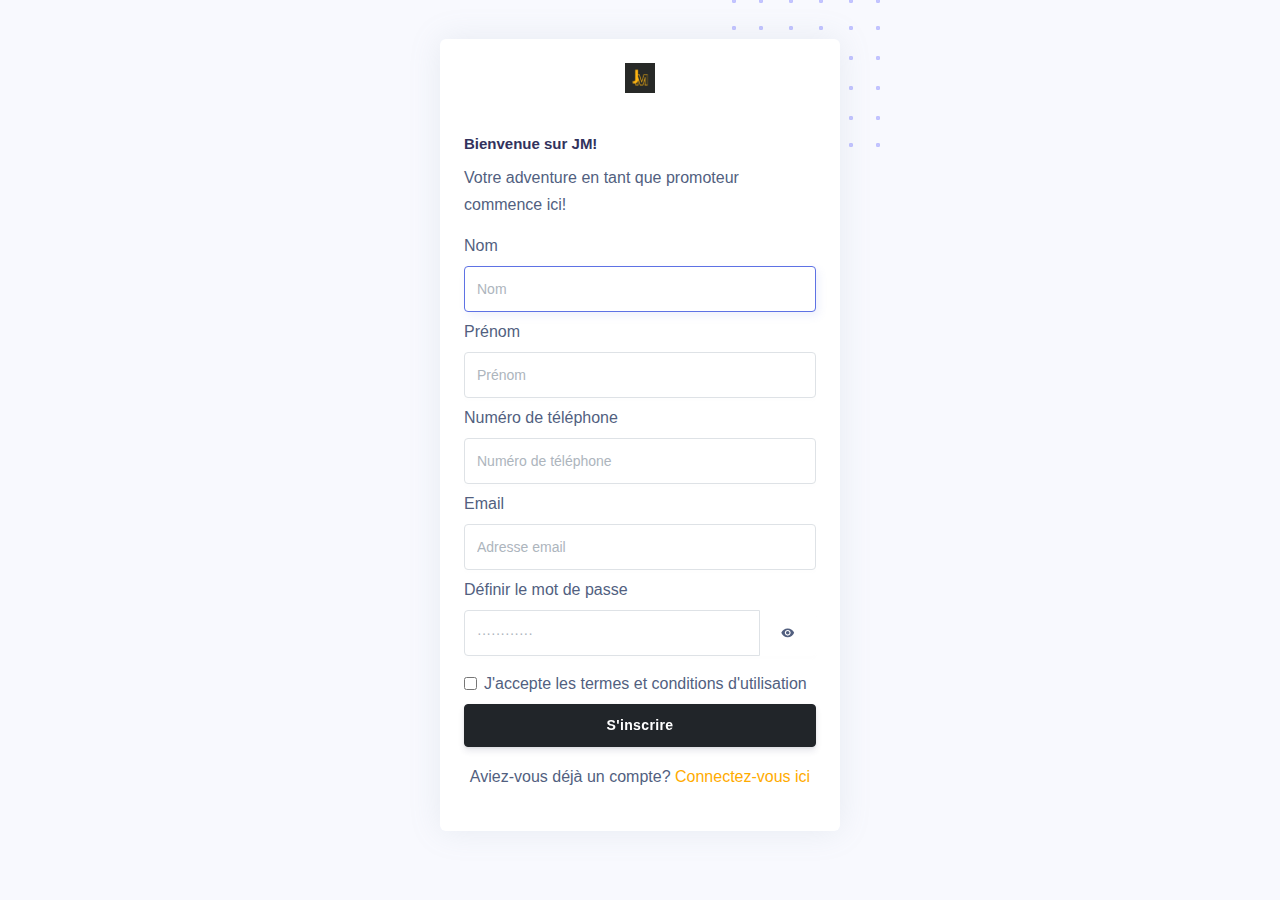
<file: signup.html>
<!DOCTYPE html>
<html lang="fr">
<head>
    <title>Inscription</title>
    <meta charset="utf-8" />
    <meta name="viewport" content="width=device-width, initial-scale=1.0, user-scalable=no, minimum-scale=1.0, maximum-scale=1.0" />
    <meta name="theme-color" content="#FB6340">

    <link rel="preconnect" href="https://fonts.googleapis.com" />
    <link rel="preconnect" href="https://fonts.gstatic.com" crossorigin />
    <link href="https://fonts.googleapis.com/css2?family=Public+Sans:ital,wght@0,300;0,400;0,500;0,600;0,700;1,300;1,400;1,500;1,600;1,700&display=swap" rel="stylesheet" />


    <link rel="stylesheet" href="./assets/plugins/material-design-iconic-font/css/materialdesignicons.min.css"/>
    <link rel="stylesheet" href="./assets/css/addons.css"/>

    <link rel="stylesheet" href="./assets/css/pagesAuth.css" />

    <style type="text/css">
        #submiter {
            font-weight: bolder;
        }
        a {
            color: #FFAB00;
        }
        a:hover {
            color: #FF7700;
        }
    </style>
</head>
<body>
    <div class="container-xxl">
        <div class="authentication-wrapper authentication-basic container-p-y">
            <div class="authentication-inner">
                <div class="card">
                    <div class="card-body">
                        <div class="app-brand justify-content-center text-center">
                            <a href="./index.html" class="app-brand-link gap-2">
                                <span class="app-brand-logo demo">
                                    <img src="./assets/img/jm.png" width="30">
                                </span>
                            </a>
                        </div>
                        <h4>
                            Bienvenue sur JM!
                        </h4>
                        <p>
                            Votre adventure en tant que promoteur commence ici!
                        </p>

                        <form id="formAuthentication" class="mb-3" onsubmit="return signup()">
                            <div class="mb-2">
                                <label for="nom" class="form-label">
                                    Nom
                                </label>
                                <input type="name" class="form-control" id="nom" placeholder="Nom" autofocus required/>
                            </div>
                            <div class="mb-2">
                                <label for="prenom" class="form-label">
                                    Prénom
                                </label>
                                <input type="name" class="form-control" id="prenom" placeholder="Prénom" required/>
                            </div>
                            <div class="mb-2">
                                <label for="telephone" class="form-label">
                                    Numéro de téléphone
                                </label>
                                <input type="tel" class="form-control" id="telephone" placeholder="Numéro de téléphone" required/>
                            </div>
                            <div class="mb-2">
                                <label for="email" class="form-label">
                                    Email
                                </label>
                                <input type="email" class="form-control" id="email" placeholder="Adresse email" required/>
                            </div>
                            <div class="mb-3">
                                <div class="d-flex justify-content-between">
                                    <label class="form-label" for="password">
                                        Définir le mot de passe
                                    </label>
                                </div>
                                <div class="input-group">
                                    <input type="password" id="password" class="form-control" placeholder="&#xb7;&#xb7;&#xb7;&#xb7;&#xb7;&#xb7;&#xb7;&#xb7;&#xb7;&#xb7;&#xb7;&#xb7;"/>
                                    <button class="btn" type="button" id="togglepassword">
                                        <i class="mdi mdi-eye"></i>
                                    </button>
                                </div>
                            </div>
                            <div class="mb-2">
                                <div class="form-check">
                                    <input class="form-check-input" type="checkbox" required/>
                                    <label class="form-check-label" for="remember-me">
                                        J'accepte les termes et conditions d'utilisation
                                     </label>
                                </div>
                            </div>
                            <div class="mb-3">
                                <button class="btn btn-dark d-grid w-100" id="submiter" type="submit">
                                    S'inscrire
                                </button>
                            </div>
                        </form>

                        <p class="text-center">
                            <span>
                                Aviez-vous déjà un compte?
                            </span>
                            <a href="./login.html">
                                <span>
                                    Connectez-vous ici
                                </span>
                            </a>
                        </p>
                    </div>
                </div>
            </div>
        </div>
    </div>
    <script src="./assets/js/bootstrap.bundle.min.js"></script>
    <script src="./assets/js/jquery.js"></script>         
    <script>
        $('#togglepassword').ready(function() {
            $('#togglepassword').click(function() {
                if ( $('#password').attr('type') === 'password' ) {
                    $('#password').attr('type', 'text')
                    $('#togglepassword').html('<i class="mdi mdi-eye-off"></i>')
                }
                else {
                    $('#password').attr('type', 'password')
                    $('#togglepassword').html('<i class="mdi mdi-eye"></i>')
                }
            })
        })
        function signup() {
            var $nom = $('#nom').val(), $prenom = $('#prenom').val(), $telephone = $('#telephone').val(), $email = $('#email').val(), $password = $('#password').val()
            $('#submiter').html('En cours...')
            $('#submiter').attr('class', 'btn btn-dark d-grid w-100 disabled')
            setTimeout(loginCheck, 1000)
            function loginCheck() {
                $('#formAuthentication').html('<div class="alert alert-success">Vous êtes bien inscrit!</div>')
            }
            return false;
        }
    </script>
</body>
</html>
</file>
<file: assets/css/addons.css>
@charset 'UTF-8';/*!

=========================================================
* Argon Dashboard - v1.2.0
=========================================================

* Product Page: https://www.creative-tim.com/product/argon-dashboard
* Copyright 2020 Creative Tim (https://www.creative-tim.com)
* Licensed under MIT (https://github.com/creativetimofficial/argon-dashboard/blob/master/LICENSE.md)

* Coded by www.creative-tim.com

=========================================================

* The above copyright notice and this permission notice shall be included in all copies or substantial portions of the Software.

*/:root{--blue:#5e72e4;--indigo:#5603ad;--purple:#8965e0;--pink:#f3a4b5;--red:#f5365c;--orange:#fb6340;--yellow:#ffd600;--green:#2dce89;--teal:#11cdef;--cyan:#2bffc6;--white:#fff;--gray:#8898aa;--gray-dark:#32325d;--light:#ced4da;--lighter:#e9ecef;--primary:#5e72e4;--secondary:#f7fafc;--success:#2dce89;--info:#11cdef;--warning:#fb6340;--danger:#f5365c;--light:#adb5bd;--dark:#212529;--default:#172b4d;--white:#fff;--neutral:#fff;--darker:black;--breakpoint-xs:0;--breakpoint-sm:576px;--breakpoint-md:768px;--breakpoint-lg:992px;--breakpoint-xl:1200px;--font-family-sans-serif:Open Sans,sans-serif;--font-family-monospace:SFMono-Regular,Menlo,Monaco,Consolas,'Liberation Mono','Courier New',monospace}*,::after,::before{box-sizing:border-box}html{font-family:sans-serif;line-height:1.15;-webkit-text-size-adjust:100%;-webkit-tap-highlight-color:transparent}article,aside,figcaption,figure,footer,header,hgroup,main,nav,section{display:block}body{font-family:Open Sans,sans-serif;font-size:1rem;font-weight:400;line-height:1.5;margin:0;text-align:left;color:#525f7f;background-color:#f8f9fe}[tabindex='-1']:focus:not(:focus-visible){outline:0!important}hr{overflow:visible;box-sizing:content-box;height:0}h1,h2,h3,h4,h5,h6{margin-top:0;margin-bottom:.5rem}p{margin-top:0;margin-bottom:1rem}abbr[data-original-title],abbr[title]{cursor:help;text-decoration:underline;text-decoration:underline dotted;border-bottom:0;-webkit-text-decoration:underline dotted;text-decoration-skip-ink:none}address{font-style:normal;line-height:inherit;margin-bottom:1rem}dl,ol,ul{margin-top:0;margin-bottom:1rem}ol ol,ol ul,ul ol,ul ul{margin-bottom:0}dt{font-weight:600}dd{margin-bottom:.5rem;margin-left:0}blockquote{margin:0 0 1rem}b,strong{font-weight:bolder}small{font-size:80%}sub,sup{font-size:75%;line-height:0;position:relative;vertical-align:baseline}sub{bottom:-.25em}sup{top:-.5em}a{text-decoration:none;color:#5e72e4;background-color:transparent}a:hover{text-decoration:none;color:#233dd2}a:not([href]){text-decoration:none;color:inherit}a:not([href]):hover{text-decoration:none;color:inherit}code,kbd,pre,samp{font-family:SFMono-Regular,Menlo,Monaco,Consolas,'Liberation Mono','Courier New',monospace;font-size:1em}pre{overflow:auto;margin-top:0;margin-bottom:1rem}figure{margin:0 0 1rem}img{vertical-align:middle;border-style:none}svg{overflow:hidden;vertical-align:middle}table{border-collapse:collapse}caption{padding-top:1rem;padding-bottom:1rem;caption-side:bottom;text-align:left;color:#8898aa}th{text-align:inherit}label{display:inline-block;margin-bottom:.5rem}button{border-radius:0}button:focus{outline:1px dotted;outline:5px auto -webkit-focus-ring-color}button,input,optgroup,select,textarea{font-family:inherit;font-size:inherit;line-height:inherit;margin:0}button,input{overflow:visible}button,select{text-transform:none}select{word-wrap:normal}[type=button],[type=reset],[type=submit],button{-webkit-appearance:button}[type=button]:not(:disabled),[type=reset]:not(:disabled),[type=submit]:not(:disabled),button:not(:disabled){cursor:pointer}[type=button]::-moz-focus-inner,[type=reset]::-moz-focus-inner,[type=submit]::-moz-focus-inner,button::-moz-focus-inner{padding:0;border-style:none}input[type=checkbox],input[type=radio]{box-sizing:border-box;padding:0}input[type=date],input[type=datetime-local],input[type=month],input[type=time]{-webkit-appearance:listbox}textarea{overflow:auto;resize:vertical}fieldset{min-width:0;margin:0;padding:0;border:0}legend{font-size:1.5rem;line-height:inherit;display:block;width:100%;max-width:100%;margin-bottom:.5rem;padding:0;white-space:normal;color:inherit}@media (max-width:1200px){legend{font-size:calc(1.275rem + .3vw)}}progress{vertical-align:baseline}[type=number]::-webkit-inner-spin-button,[type=number]::-webkit-outer-spin-button{height:auto}[type=search]{outline-offset:-2px;-webkit-appearance:none}[type=search]::-webkit-search-decoration{-webkit-appearance:none}::-webkit-file-upload-button{font:inherit;-webkit-appearance:button}output{display:inline-block}summary{display:list-item;cursor:pointer}template{display:none}[hidden]{display:none!important}.h1,.h2,.h3,.h4,.h5,.h6,h1,h2,h3,h4,h5,h6{font-family:inherit;font-weight:600;line-height:1.5;margin-bottom:.5rem;color:#32325d}.h1,h1{font-size:1.625rem}@media (max-width:1200px){.h1,h1{font-size:calc(1.2875rem + .45vw)}}.h2,h2{font-size:1.25rem}.h3,h3{font-size:1.0625rem}.h4,h4{font-size:.9375rem}.h5,h5{font-size:.8125rem}.h6,h6{font-size:.625rem}.lead{font-size:1.25rem;font-weight:300}.display-1{font-size:3.3rem;font-weight:600;line-height:1.5}@media (max-width:1200px){.display-1{font-size:calc(1.455rem + 2.46vw)}}.display-2{font-size:2.75rem;font-weight:600;line-height:1.5}@media (max-width:1200px){.display-2{font-size:calc(1.4rem + 1.8vw)}}.display-3{font-size:2.1875rem;font-weight:600;line-height:1.5}@media (max-width:1200px){.display-3{font-size:calc(1.34375rem + 1.125vw)}}.display-4{font-size:1.6275rem;font-weight:600;line-height:1.5}@media (max-width:1200px){.display-4{font-size:calc(1.28775rem + .453vw)}}hr{margin-top:2rem;margin-bottom:2rem;border:0;border-top:1px solid rgba(0,0,0,.1)}.small,small{font-size:80%;font-weight:400}.mark,mark{padding:.2em;background-color:#fcf8e3}.list-unstyled{padding-left:0;list-style:none}.list-inline{padding-left:0;list-style:none}.list-inline-item{display:inline-block}.list-inline-item:not(:last-child){margin-right:.5rem}.initialism{font-size:90%;text-transform:uppercase}.blockquote{font-size:1.25rem;margin-bottom:1rem}.blockquote-footer{font-size:80%;display:block;color:#8898aa}.blockquote-footer::before{content:'\2014\00A0'}.img-fluid{max-width:100%;height:auto}.img-thumbnail{max-width:100%;height:auto;padding:.25rem;border:1px solid #dee2e6;border-radius:.375rem;background-color:#f8f9fe;box-shadow:0 1px 2px rgba(0,0,0,.075)}.figure{display:inline-block}.figure-img{line-height:1;margin-bottom:.5rem}.figure-caption{font-size:90%;color:#8898aa}code{font-size:87.5%;word-wrap:break-word;color:#f3a4b5}a>code{color:inherit}kbd{font-size:87.5%;padding:.2rem .4rem;color:#fff;border-radius:.25rem;background-color:#212529;box-shadow:inset 0 -.1rem 0 rgba(0,0,0,.25)}kbd kbd{font-size:100%;font-weight:600;padding:0;box-shadow:none}pre{font-size:87.5%;display:block;color:#212529}pre code{font-size:inherit;word-break:normal;color:inherit}.pre-scrollable{overflow-y:scroll;max-height:340px}.container{width:100%;margin-right:auto;margin-left:auto;padding-right:15px;padding-left:15px}@media (min-width:576px){.container{max-width:540px}}@media (min-width:768px){.container{max-width:720px}}@media (min-width:992px){.container{max-width:960px}}@media (min-width:1200px){.container{max-width:1140px}}.container-fluid,.container-lg,.container-md,.container-sm,.container-xl{width:100%;margin-right:auto;margin-left:auto;padding-right:15px;padding-left:15px}@media (min-width:576px){.container,.container-sm{max-width:540px}}@media (min-width:768px){.container,.container-md,.container-sm{max-width:720px}}@media (min-width:992px){.container,.container-lg,.container-md,.container-sm{max-width:960px}}@media (min-width:1200px){.container,.container-lg,.container-md,.container-sm,.container-xl{max-width:1140px}}.row{display:flex;margin-right:-15px;margin-left:-15px;flex-wrap:wrap}.no-gutters{margin-right:0;margin-left:0}.no-gutters>.col,.no-gutters>[class*=col-]{padding-right:0;padding-left:0}.col,.col-1,.col-10,.col-11,.col-12,.col-2,.col-3,.col-4,.col-5,.col-6,.col-7,.col-8,.col-9,.col-auto,.col-lg,.col-lg-1,.col-lg-10,.col-lg-11,.col-lg-12,.col-lg-2,.col-lg-3,.col-lg-4,.col-lg-5,.col-lg-6,.col-lg-7,.col-lg-8,.col-lg-9,.col-lg-auto,.col-md,.col-md-1,.col-md-10,.col-md-11,.col-md-12,.col-md-2,.col-md-3,.col-md-4,.col-md-5,.col-md-6,.col-md-7,.col-md-8,.col-md-9,.col-md-auto,.col-sm,.col-sm-1,.col-sm-10,.col-sm-11,.col-sm-12,.col-sm-2,.col-sm-3,.col-sm-4,.col-sm-5,.col-sm-6,.col-sm-7,.col-sm-8,.col-sm-9,.col-sm-auto,.col-xl,.col-xl-1,.col-xl-10,.col-xl-11,.col-xl-12,.col-xl-2,.col-xl-3,.col-xl-4,.col-xl-5,.col-xl-6,.col-xl-7,.col-xl-8,.col-xl-9,.col-xl-auto{position:relative;width:100%;padding-right:15px;padding-left:15px}.col{max-width:100%;flex-basis:0;flex-grow:1}.row-cols-1>*{max-width:100%;flex:0 0 100%}.row-cols-2>*{max-width:50%;flex:0 0 50%}.row-cols-3>*{max-width:33.33333%;flex:0 0 33.33333%}.row-cols-4>*{max-width:25%;flex:0 0 25%}.row-cols-5>*{max-width:20%;flex:0 0 20%}.row-cols-6>*{max-width:16.66667%;flex:0 0 16.66667%}.col-auto{width:auto;max-width:100%;flex:0 0 auto}.col-1{max-width:8.33333%;flex:0 0 8.33333%}.col-2{max-width:16.66667%;flex:0 0 16.66667%}.col-3{max-width:25%;flex:0 0 25%}.col-4{max-width:33.33333%;flex:0 0 33.33333%}.col-5{max-width:41.66667%;flex:0 0 41.66667%}.col-6{max-width:50%;flex:0 0 50%}.col-7{max-width:58.33333%;flex:0 0 58.33333%}.col-8{max-width:66.66667%;flex:0 0 66.66667%}.col-9{max-width:75%;flex:0 0 75%}.col-10{max-width:83.33333%;flex:0 0 83.33333%}.col-11{max-width:91.66667%;flex:0 0 91.66667%}.col-12{max-width:100%;flex:0 0 100%}.order-first{order:-1}.order-last{order:13}.order-0{order:0}.order-1{order:1}.order-2{order:2}.order-3{order:3}.order-4{order:4}.order-5{order:5}.order-6{order:6}.order-7{order:7}.order-8{order:8}.order-9{order:9}.order-10{order:10}.order-11{order:11}.order-12{order:12}.offset-1{margin-left:8.33333%}.offset-2{margin-left:16.66667%}.offset-3{margin-left:25%}.offset-4{margin-left:33.33333%}.offset-5{margin-left:41.66667%}.offset-6{margin-left:50%}.offset-7{margin-left:58.33333%}.offset-8{margin-left:66.66667%}.offset-9{margin-left:75%}.offset-10{margin-left:83.33333%}.offset-11{margin-left:91.66667%}@media (min-width:576px){.col-sm{max-width:100%;flex-basis:0;flex-grow:1}.row-cols-sm-1>*{max-width:100%;flex:0 0 100%}.row-cols-sm-2>*{max-width:50%;flex:0 0 50%}.row-cols-sm-3>*{max-width:33.33333%;flex:0 0 33.33333%}.row-cols-sm-4>*{max-width:25%;flex:0 0 25%}.row-cols-sm-5>*{max-width:20%;flex:0 0 20%}.row-cols-sm-6>*{max-width:16.66667%;flex:0 0 16.66667%}.col-sm-auto{width:auto;max-width:100%;flex:0 0 auto}.col-sm-1{max-width:8.33333%;flex:0 0 8.33333%}.col-sm-2{max-width:16.66667%;flex:0 0 16.66667%}.col-sm-3{max-width:25%;flex:0 0 25%}.col-sm-4{max-width:33.33333%;flex:0 0 33.33333%}.col-sm-5{max-width:41.66667%;flex:0 0 41.66667%}.col-sm-6{max-width:50%;flex:0 0 50%}.col-sm-7{max-width:58.33333%;flex:0 0 58.33333%}.col-sm-8{max-width:66.66667%;flex:0 0 66.66667%}.col-sm-9{max-width:75%;flex:0 0 75%}.col-sm-10{max-width:83.33333%;flex:0 0 83.33333%}.col-sm-11{max-width:91.66667%;flex:0 0 91.66667%}.col-sm-12{max-width:100%;flex:0 0 100%}.order-sm-first{order:-1}.order-sm-last{order:13}.order-sm-0{order:0}.order-sm-1{order:1}.order-sm-2{order:2}.order-sm-3{order:3}.order-sm-4{order:4}.order-sm-5{order:5}.order-sm-6{order:6}.order-sm-7{order:7}.order-sm-8{order:8}.order-sm-9{order:9}.order-sm-10{order:10}.order-sm-11{order:11}.order-sm-12{order:12}.offset-sm-0{margin-left:0}.offset-sm-1{margin-left:8.33333%}.offset-sm-2{margin-left:16.66667%}.offset-sm-3{margin-left:25%}.offset-sm-4{margin-left:33.33333%}.offset-sm-5{margin-left:41.66667%}.offset-sm-6{margin-left:50%}.offset-sm-7{margin-left:58.33333%}.offset-sm-8{margin-left:66.66667%}.offset-sm-9{margin-left:75%}.offset-sm-10{margin-left:83.33333%}.offset-sm-11{margin-left:91.66667%}}@media (min-width:768px){.col-md{max-width:100%;flex-basis:0;flex-grow:1}.row-cols-md-1>*{max-width:100%;flex:0 0 100%}.row-cols-md-2>*{max-width:50%;flex:0 0 50%}.row-cols-md-3>*{max-width:33.33333%;flex:0 0 33.33333%}.row-cols-md-4>*{max-width:25%;flex:0 0 25%}.row-cols-md-5>*{max-width:20%;flex:0 0 20%}.row-cols-md-6>*{max-width:16.66667%;flex:0 0 16.66667%}.col-md-auto{width:auto;max-width:100%;flex:0 0 auto}.col-md-1{max-width:8.33333%;flex:0 0 8.33333%}.col-md-2{max-width:16.66667%;flex:0 0 16.66667%}.col-md-3{max-width:25%;flex:0 0 25%}.col-md-4{max-width:33.33333%;flex:0 0 33.33333%}.col-md-5{max-width:41.66667%;flex:0 0 41.66667%}.col-md-6{max-width:50%;flex:0 0 50%}.col-md-7{max-width:58.33333%;flex:0 0 58.33333%}.col-md-8{max-width:66.66667%;flex:0 0 66.66667%}.col-md-9{max-width:75%;flex:0 0 75%}.col-md-10{max-width:83.33333%;flex:0 0 83.33333%}.col-md-11{max-width:91.66667%;flex:0 0 91.66667%}.col-md-12{max-width:100%;flex:0 0 100%}.order-md-first{order:-1}.order-md-last{order:13}.order-md-0{order:0}.order-md-1{order:1}.order-md-2{order:2}.order-md-3{order:3}.order-md-4{order:4}.order-md-5{order:5}.order-md-6{order:6}.order-md-7{order:7}.order-md-8{order:8}.order-md-9{order:9}.order-md-10{order:10}.order-md-11{order:11}.order-md-12{order:12}.offset-md-0{margin-left:0}.offset-md-1{margin-left:8.33333%}.offset-md-2{margin-left:16.66667%}.offset-md-3{margin-left:25%}.offset-md-4{margin-left:33.33333%}.offset-md-5{margin-left:41.66667%}.offset-md-6{margin-left:50%}.offset-md-7{margin-left:58.33333%}.offset-md-8{margin-left:66.66667%}.offset-md-9{margin-left:75%}.offset-md-10{margin-left:83.33333%}.offset-md-11{margin-left:91.66667%}}@media (min-width:992px){.col-lg{max-width:100%;flex-basis:0;flex-grow:1}.row-cols-lg-1>*{max-width:100%;flex:0 0 100%}.row-cols-lg-2>*{max-width:50%;flex:0 0 50%}.row-cols-lg-3>*{max-width:33.33333%;flex:0 0 33.33333%}.row-cols-lg-4>*{max-width:25%;flex:0 0 25%}.row-cols-lg-5>*{max-width:20%;flex:0 0 20%}.row-cols-lg-6>*{max-width:16.66667%;flex:0 0 16.66667%}.col-lg-auto{width:auto;max-width:100%;flex:0 0 auto}.col-lg-1{max-width:8.33333%;flex:0 0 8.33333%}.col-lg-2{max-width:16.66667%;flex:0 0 16.66667%}.col-lg-3{max-width:25%;flex:0 0 25%}.col-lg-4{max-width:33.33333%;flex:0 0 33.33333%}.col-lg-5{max-width:41.66667%;flex:0 0 41.66667%}.col-lg-6{max-width:50%;flex:0 0 50%}.col-lg-7{max-width:58.33333%;flex:0 0 58.33333%}.col-lg-8{max-width:66.66667%;flex:0 0 66.66667%}.col-lg-9{max-width:75%;flex:0 0 75%}.col-lg-10{max-width:83.33333%;flex:0 0 83.33333%}.col-lg-11{max-width:91.66667%;flex:0 0 91.66667%}.col-lg-12{max-width:100%;flex:0 0 100%}.order-lg-first{order:-1}.order-lg-last{order:13}.order-lg-0{order:0}.order-lg-1{order:1}.order-lg-2{order:2}.order-lg-3{order:3}.order-lg-4{order:4}.order-lg-5{order:5}.order-lg-6{order:6}.order-lg-7{order:7}.order-lg-8{order:8}.order-lg-9{order:9}.order-lg-10{order:10}.order-lg-11{order:11}.order-lg-12{order:12}.offset-lg-0{margin-left:0}.offset-lg-1{margin-left:8.33333%}.offset-lg-2{margin-left:16.66667%}.offset-lg-3{margin-left:25%}.offset-lg-4{margin-left:33.33333%}.offset-lg-5{margin-left:41.66667%}.offset-lg-6{margin-left:50%}.offset-lg-7{margin-left:58.33333%}.offset-lg-8{margin-left:66.66667%}.offset-lg-9{margin-left:75%}.offset-lg-10{margin-left:83.33333%}.offset-lg-11{margin-left:91.66667%}}@media (min-width:1200px){.col-xl{max-width:100%;flex-basis:0;flex-grow:1}.row-cols-xl-1>*{max-width:100%;flex:0 0 100%}.row-cols-xl-2>*{max-width:50%;flex:0 0 50%}.row-cols-xl-3>*{max-width:33.33333%;flex:0 0 33.33333%}.row-cols-xl-4>*{max-width:25%;flex:0 0 25%}.row-cols-xl-5>*{max-width:20%;flex:0 0 20%}.row-cols-xl-6>*{max-width:16.66667%;flex:0 0 16.66667%}.col-xl-auto{width:auto;max-width:100%;flex:0 0 auto}.col-xl-1{max-width:8.33333%;flex:0 0 8.33333%}.col-xl-2{max-width:16.66667%;flex:0 0 16.66667%}.col-xl-3{max-width:25%;flex:0 0 25%}.col-xl-4{max-width:33.33333%;flex:0 0 33.33333%}.col-xl-5{max-width:41.66667%;flex:0 0 41.66667%}.col-xl-6{max-width:50%;flex:0 0 50%}.col-xl-7{max-width:58.33333%;flex:0 0 58.33333%}.col-xl-8{max-width:66.66667%;flex:0 0 66.66667%}.col-xl-9{max-width:75%;flex:0 0 75%}.col-xl-10{max-width:83.33333%;flex:0 0 83.33333%}.col-xl-11{max-width:91.66667%;flex:0 0 91.66667%}.col-xl-12{max-width:100%;flex:0 0 100%}.order-xl-first{order:-1}.order-xl-last{order:13}.order-xl-0{order:0}.order-xl-1{order:1}.order-xl-2{order:2}.order-xl-3{order:3}.order-xl-4{order:4}.order-xl-5{order:5}.order-xl-6{order:6}.order-xl-7{order:7}.order-xl-8{order:8}.order-xl-9{order:9}.order-xl-10{order:10}.order-xl-11{order:11}.order-xl-12{order:12}.offset-xl-0{margin-left:0}.offset-xl-1{margin-left:8.33333%}.offset-xl-2{margin-left:16.66667%}.offset-xl-3{margin-left:25%}.offset-xl-4{margin-left:33.33333%}.offset-xl-5{margin-left:41.66667%}.offset-xl-6{margin-left:50%}.offset-xl-7{margin-left:58.33333%}.offset-xl-8{margin-left:66.66667%}.offset-xl-9{margin-left:75%}.offset-xl-10{margin-left:83.33333%}.offset-xl-11{margin-left:91.66667%}}.table{width:100%;margin-bottom:1rem;color:#525f7f;background-color:transparent}.table td,.table th{padding:1rem;vertical-align:top;border-top:1px solid #e9ecef}.table thead th{vertical-align:bottom;border-bottom:2px solid #e9ecef}.table tbody+tbody{border-top:2px solid #e9ecef}.table-sm td,.table-sm th{padding:.5rem}.table-bordered{border:1px solid #e9ecef}.table-bordered td,.table-bordered th{border:1px solid #e9ecef}.table-bordered thead td,.table-bordered thead th{border-bottom-width:2px}.table-borderless tbody+tbody,.table-borderless td,.table-borderless th,.table-borderless thead th{border:0}.table-striped tbody tr:nth-of-type(odd){background-color:rgba(246,249,252,.3)}.table-hover tbody tr:hover{color:#525f7f;background-color:#f6f9fc}.table-primary,.table-primary>td,.table-primary>th{background-color:#d2d8f7}.table-primary tbody+tbody,.table-primary td,.table-primary th,.table-primary thead th{border-color:#abb6f1}.table-hover .table-primary:hover{background-color:#bcc5f3}.table-hover .table-primary:hover>td,.table-hover .table-primary:hover>th{background-color:#bcc5f3}.table-secondary,.table-secondary>td,.table-secondary>th{background-color:#fdfefe}.table-secondary tbody+tbody,.table-secondary td,.table-secondary th,.table-secondary thead th{border-color:#fbfcfd}.table-hover .table-secondary:hover{background-color:#ecf6f6}.table-hover .table-secondary:hover>td,.table-hover .table-secondary:hover>th{background-color:#ecf6f6}.table-success,.table-success>td,.table-success>th{background-color:#c4f1de}.table-success tbody+tbody,.table-success td,.table-success th,.table-success thead th{border-color:#92e6c2}.table-hover .table-success:hover{background-color:#afecd2}.table-hover .table-success:hover>td,.table-hover .table-success:hover>th{background-color:#afecd2}.table-info,.table-info>td,.table-info>th{background-color:#bcf1fb}.table-info tbody+tbody,.table-info td,.table-info th,.table-info thead th{border-color:#83e5f7}.table-hover .table-info:hover{background-color:#a4ecfa}.table-hover .table-info:hover>td,.table-hover .table-info:hover>th{background-color:#a4ecfa}.table-warning,.table-warning>td,.table-warning>th{background-color:#fed3ca}.table-warning tbody+tbody,.table-warning td,.table-warning th,.table-warning thead th{border-color:#fdae9c}.table-hover .table-warning:hover{background-color:#febeb1}.table-hover .table-warning:hover>td,.table-hover .table-warning:hover>th{background-color:#febeb1}.table-danger,.table-danger>td,.table-danger>th{background-color:#fcc7d1}.table-danger tbody+tbody,.table-danger td,.table-danger th,.table-danger thead th{border-color:#fa96aa}.table-hover .table-danger:hover{background-color:#fbafbd}.table-hover .table-danger:hover>td,.table-hover .table-danger:hover>th{background-color:#fbafbd}.table-light,.table-light>td,.table-light>th{background-color:#e8eaed}.table-light tbody+tbody,.table-light td,.table-light th,.table-light thead th{border-color:#d4d9dd}.table-hover .table-light:hover{background-color:#dadde2}.table-hover .table-light:hover>td,.table-hover .table-light:hover>th{background-color:#dadde2}.table-dark,.table-dark>td,.table-dark>th{background-color:#c1c2c3}.table-dark tbody+tbody,.table-dark td,.table-dark th,.table-dark thead th{border-color:#8c8e90}.table-hover .table-dark:hover{background-color:#b4b5b6}.table-hover .table-dark:hover>td,.table-hover .table-dark:hover>th{background-color:#b4b5b6}.table-default,.table-default>td,.table-default>th{background-color:#bec4cd}.table-default tbody+tbody,.table-default td,.table-default th,.table-default thead th{border-color:#8691a2}.table-hover .table-default:hover{background-color:#b0b7c2}.table-hover .table-default:hover>td,.table-hover .table-default:hover>th{background-color:#b0b7c2}.table-white,.table-white>td,.table-white>th{background-color:#fff}.table-white tbody+tbody,.table-white td,.table-white th,.table-white thead th{border-color:#fff}.table-hover .table-white:hover{background-color:#f2f2f2}.table-hover .table-white:hover>td,.table-hover .table-white:hover>th{background-color:#f2f2f2}.table-neutral,.table-neutral>td,.table-neutral>th{background-color:#fff}.table-neutral tbody+tbody,.table-neutral td,.table-neutral th,.table-neutral thead th{border-color:#fff}.table-hover .table-neutral:hover{background-color:#f2f2f2}.table-hover .table-neutral:hover>td,.table-hover .table-neutral:hover>th{background-color:#f2f2f2}.table-darker,.table-darker>td,.table-darker>th{background-color:#b8b8b8}.table-darker tbody+tbody,.table-darker td,.table-darker th,.table-darker thead th{border-color:#7a7a7a}.table-hover .table-darker:hover{background-color:#ababab}.table-hover .table-darker:hover>td,.table-hover .table-darker:hover>th{background-color:#ababab}.table-active,.table-active>td,.table-active>th{background-color:#f6f9fc}.table-hover .table-active:hover{background-color:#e3ecf6}.table-hover .table-active:hover>td,.table-hover .table-active:hover>th{background-color:#e3ecf6}.table .thead-dark th{color:#f8f9fe;border-color:#1f3a68;background-color:#172b4d}.table .thead-light th{color:#8898aa;border-color:#e9ecef;background-color:#f6f9fc}.table-dark{color:#f8f9fe;background-color:#172b4d}.table-dark td,.table-dark th,.table-dark thead th{border-color:#1f3a68}.table-dark.table-bordered{border:0}.table-dark.table-striped tbody tr:nth-of-type(odd){background-color:rgba(255,255,255,.05)}.table-dark.table-hover tbody tr:hover{color:#f8f9fe;background-color:rgba(255,255,255,.075)}@media (max-width:575.98px){.table-responsive-sm{display:block;overflow-x:auto;width:100%;-webkit-overflow-scrolling:touch}.table-responsive-sm>.table-bordered{border:0}}@media (max-width:767.98px){.table-responsive-md{display:block;overflow-x:auto;width:100%;-webkit-overflow-scrolling:touch}.table-responsive-md>.table-bordered{border:0}}@media (max-width:991.98px){.table-responsive-lg{display:block;overflow-x:auto;width:100%;-webkit-overflow-scrolling:touch}.table-responsive-lg>.table-bordered{border:0}}@media (max-width:1199.98px){.table-responsive-xl{display:block;overflow-x:auto;width:100%;-webkit-overflow-scrolling:touch}.table-responsive-xl>.table-bordered{border:0}}.table-responsive{display:block;overflow-x:auto;width:100%;-webkit-overflow-scrolling:touch}.table-responsive>.table-bordered{border:0}.form-control{font-size:.875rem;font-weight:400;line-height:1.5;display:block;width:100%;height:calc(1.5em + 1.25rem + 2px);padding:.625rem .75rem;transition:all .15s cubic-bezier(.68,-.55,.265,1.55);color:#8898aa;border:1px solid #dee2e6;border-radius:.25rem;background-color:#fff;background-clip:padding-box;box-shadow:0 3px 2px rgba(233,236,239,.05)}@media (prefers-reduced-motion:reduce){.form-control{transition:none}}.form-control::-ms-expand{border:0;background-color:transparent}.form-control:-moz-focusring{color:transparent;text-shadow:0 0 0 #8898aa}.form-control:focus{color:#8898aa;border-color:#5e72e4;outline:0;background-color:#fff;box-shadow:0 3px 9px rgba(50,50,9,0),3px 4px 8px rgba(94,114,228,.1)}.form-control::-ms-input-placeholder{opacity:1;color:#adb5bd}.form-control::placeholder{opacity:1;color:#adb5bd}.form-control:disabled,.form-control[readonly]{opacity:1;background-color:#e9ecef}select.form-control:focus::-ms-value{color:#8898aa;background-color:#fff}.form-control-file,.form-control-range{display:block;width:100%}.col-form-label{font-size:inherit;line-height:1.5;margin-bottom:0;padding-top:calc(.625rem + 1px);padding-bottom:calc(.625rem + 1px)}.col-form-label-lg{font-size:.875rem;line-height:1.5;padding-top:calc(.875rem + 1px);padding-bottom:calc(.875rem + 1px)}.col-form-label-sm{font-size:.75rem;line-height:1.5;padding-top:calc(.25rem + 1px);padding-bottom:calc(.25rem + 1px)}.form-control-plaintext{font-size:.875rem;line-height:1.5;display:block;width:100%;margin-bottom:0;padding:.625rem 0;color:#525f7f;border:solid transparent;border-width:1px 0;background-color:transparent}.form-control-plaintext.form-control-lg,.form-control-plaintext.form-control-sm{padding-right:0;padding-left:0}.form-control-sm{font-size:.75rem;line-height:1.5;height:calc(1.5em + .5rem + 2px);padding:.25rem .5rem;border-radius:.25rem}.form-control-lg{font-size:.875rem;line-height:1.5;height:calc(1.5em + 1.75rem + 2px);padding:.875rem 1rem;border-radius:.4375rem}select.form-control[multiple],select.form-control[size]{height:auto}textarea.form-control{height:auto}.form-group{margin-bottom:1.5rem}.form-text{display:block;margin-top:.25rem}.form-row{display:flex;margin-right:-5px;margin-left:-5px;flex-wrap:wrap}.form-row>.col,.form-row>[class*=col-]{padding-right:5px;padding-left:5px}.form-check{position:relative;display:block;padding-left:1.25rem}.form-check-input{position:absolute;margin-top:.3rem;margin-left:-1.25rem}.form-check-input:disabled~.form-check-label,.form-check-input[disabled]~.form-check-label{color:#8898aa}.form-check-label{margin-bottom:0}.form-check-inline{display:inline-flex;margin-right:.75rem;padding-left:0;align-items:center}.form-check-inline .form-check-input{position:static;margin-top:0;margin-right:.3125rem;margin-left:0}.valid-feedback{font-size:80%;display:none;width:100%;margin-top:.25rem;color:#2dce89}.valid-tooltip{font-size:.875rem;line-height:1;position:absolute;z-index:5;top:100%;display:none;max-width:100%;margin-top:.1rem;padding:.5rem;color:#fff;border-radius:.2rem;background-color:rgba(45,206,137,.8)}.custom-select.is-valid,.form-control.is-valid,.was-validated .custom-select:valid,.was-validated .form-control:valid{border-color:#2dce89}.custom-select.is-valid:focus,.form-control.is-valid:focus,.was-validated .custom-select:valid:focus,.was-validated .form-control:valid:focus{border-color:#2dce89}.custom-select.is-valid~.valid-feedback,.custom-select.is-valid~.valid-tooltip,.form-control.is-valid~.valid-feedback,.form-control.is-valid~.valid-tooltip,.was-validated .custom-select:valid~.valid-feedback,.was-validated .custom-select:valid~.valid-tooltip,.was-validated .form-control:valid~.valid-feedback,.was-validated .form-control:valid~.valid-tooltip{display:block}.form-check-input.is-valid~.form-check-label,.was-validated .form-check-input:valid~.form-check-label{color:#2dce89}.form-check-input.is-valid~.valid-feedback,.form-check-input.is-valid~.valid-tooltip,.was-validated .form-check-input:valid~.valid-feedback,.was-validated .form-check-input:valid~.valid-tooltip{display:block}.custom-control-input.is-valid~.custom-control-label,.was-validated .custom-control-input:valid~.custom-control-label{color:#2dce89}.custom-control-input.is-valid~.custom-control-label::before,.was-validated .custom-control-input:valid~.custom-control-label::before{border-color:#93e7c3;background-color:#93e7c3}.custom-control-input.is-valid~.valid-feedback,.custom-control-input.is-valid~.valid-tooltip,.was-validated .custom-control-input:valid~.valid-feedback,.was-validated .custom-control-input:valid~.valid-tooltip{display:block}.custom-control-input.is-valid:checked~.custom-control-label::before,.was-validated .custom-control-input:valid:checked~.custom-control-label::before{border-color:#93e7c3;background-color:#54daa1}.custom-control-input.is-valid:focus~.custom-control-label::before,.was-validated .custom-control-input:valid:focus~.custom-control-label::before{box-shadow:0 0 0 1px #f8f9fe,0 0 0 0 rgba(45,206,137,.25)}.custom-file-input{width:60%!important;margin:8px!important;opacity:1!important}.custom-file-input.is-valid~.custom-file-label,.was-validated .custom-file-input:valid~.custom-file-label{border-color:#2dce89}.custom-file-input.is-valid~.custom-file-label::before,.was-validated .custom-file-input:valid~.custom-file-label::before{border-color:inherit}.custom-file-input.is-valid~.valid-feedback,.custom-file-input.is-valid~.valid-tooltip,.was-validated .custom-file-input:valid~.valid-feedback,.was-validated .custom-file-input:valid~.valid-tooltip{display:block}.custom-file-input.is-valid:focus~.custom-file-label,.was-validated .custom-file-input:valid:focus~.custom-file-label{box-shadow:0 0 0 0 rgba(45,206,137,.25)}.custom-file-input:focus{outline:0}.invalid-feedback{font-size:80%;display:none;width:100%;margin-top:.25rem;color:#fb6340}.invalid-tooltip{font-size:.875rem;line-height:1;position:absolute;z-index:5;top:100%;display:none;max-width:100%;margin-top:.1rem;padding:.5rem;color:#fff;border-radius:.2rem;background-color:rgba(251,99,64,.8)}.custom-select.is-invalid,.form-control.is-invalid,.was-validated .custom-select:invalid,.was-validated .form-control:invalid{border-color:#fb6340}.custom-select.is-invalid:focus,.form-control.is-invalid:focus,.was-validated .custom-select:invalid:focus,.was-validated .form-control:invalid:focus{border-color:#fb6340}.custom-select.is-invalid~.invalid-feedback,.custom-select.is-invalid~.invalid-tooltip,.form-control.is-invalid~.invalid-feedback,.form-control.is-invalid~.invalid-tooltip,.was-validated .custom-select:invalid~.invalid-feedback,.was-validated .custom-select:invalid~.invalid-tooltip,.was-validated .form-control:invalid~.invalid-feedback,.was-validated .form-control:invalid~.invalid-tooltip{display:block}.form-check-input.is-invalid~.form-check-label,.was-validated .form-check-input:invalid~.form-check-label{color:#fb6340}.form-check-input.is-invalid~.invalid-feedback,.form-check-input.is-invalid~.invalid-tooltip,.was-validated .form-check-input:invalid~.invalid-feedback,.was-validated .form-check-input:invalid~.invalid-tooltip{display:block}.custom-control-input.is-invalid~.custom-control-label,.was-validated .custom-control-input:invalid~.custom-control-label{color:#fb6340}.custom-control-input.is-invalid~.custom-control-label::before,.was-validated .custom-control-input:invalid~.custom-control-label::before{border-color:#fec9bd;background-color:#fec9bd}.custom-control-input.is-invalid~.invalid-feedback,.custom-control-input.is-invalid~.invalid-tooltip,.was-validated .custom-control-input:invalid~.invalid-feedback,.was-validated .custom-control-input:invalid~.invalid-tooltip{display:block}.custom-control-input.is-invalid:checked~.custom-control-label::before,.was-validated .custom-control-input:invalid:checked~.custom-control-label::before{border-color:#fec9bd;background-color:#fc8c72}.custom-control-input.is-invalid:focus~.custom-control-label::before,.was-validated .custom-control-input:invalid:focus~.custom-control-label::before{box-shadow:0 0 0 1px #f8f9fe,0 0 0 0 rgba(251,99,64,.25)}.custom-file-input{width:60%!important;margin:8px!important;opacity:1!important}.custom-file-input.is-invalid~.custom-file-label,.was-validated .custom-file-input:invalid~.custom-file-label{border-color:#fb6340}.custom-file-input.is-invalid~.custom-file-label::before,.was-validated .custom-file-input:invalid~.custom-file-label::before{border-color:inherit}.custom-file-input.is-invalid~.invalid-feedback,.custom-file-input.is-invalid~.invalid-tooltip,.was-validated .custom-file-input:invalid~.invalid-feedback,.was-validated .custom-file-input:invalid~.invalid-tooltip{display:block}.custom-file-input.is-invalid:focus~.custom-file-label,.was-validated .custom-file-input:invalid:focus~.custom-file-label{box-shadow:0 0 0 0 rgba(251,99,64,.25)}.custom-file-input:focus{outline:0}.form-inline{display:flex;flex-flow:row wrap;align-items:center}.form-inline .form-check{width:100%}@media (min-width:576px){.form-inline label{display:flex;margin-bottom:0;align-items:center;justify-content:center}.form-inline .form-group{display:flex;margin-bottom:0;flex:0 0 auto;flex-flow:row wrap;align-items:center}.form-inline .form-control{display:inline-block;width:auto;vertical-align:middle}.form-inline .form-control-plaintext{display:inline-block}.form-inline .custom-select,.form-inline .input-group{width:auto}.form-inline .form-check{display:flex;width:auto;padding-left:0;align-items:center;justify-content:center}.form-inline .form-check-input{position:relative;margin-top:0;margin-right:.25rem;margin-left:0;flex-shrink:0}.form-inline .custom-control{align-items:center;justify-content:center}.form-inline .custom-control-label{margin-bottom:0}}.btn{font-size:.875rem;font-weight:600;line-height:1.5;display:inline-block;padding:.625rem 1.25rem;cursor:pointer;-webkit-user-select:none;-ms-user-select:none;user-select:none;transition:color .15s ease-in-out,background-color .15s ease-in-out,border-color .15s ease-in-out,box-shadow .15s ease-in-out;text-align:center;vertical-align:middle;color:#525f7f;border:1px solid transparent;border-radius:.25rem;background-color:transparent}@media (prefers-reduced-motion:reduce){.btn{transition:none}}.btn:hover{text-decoration:none;color:#525f7f}.btn.focus,.btn:focus{outline:0;box-shadow:0 7px 14px rgba(50,50,93,.1),0 3px 6px rgba(0,0,0,.08)}.btn.disabled,.btn:disabled{opacity:.65;box-shadow:none}.btn:not(:disabled):not(.disabled).active,.btn:not(:disabled):not(.disabled):active{box-shadow:none}.btn:not(:disabled):not(.disabled).active:focus,.btn:not(:disabled):not(.disabled):active:focus{box-shadow:0 7px 14px rgba(50,50,93,.1),0 3px 6px rgba(0,0,0,.08)}a.btn.disabled,fieldset:disabled a.btn{pointer-events:none}.btn-primary{color:#fff;border-color:#5e72e4;background-color:#5e72e4;box-shadow:0 4px 6px rgba(50,50,93,.11),0 1px 3px rgba(0,0,0,.08)}.btn-primary:hover{color:#fff;border-color:#5e72e4;background-color:#5e72e4}.btn-primary.focus,.btn-primary:focus{box-shadow:0 4px 6px rgba(50,50,93,.11),0 1px 3px rgba(0,0,0,.08),0 0 0 0 rgba(94,114,228,.5)}.btn-primary.disabled,.btn-primary:disabled{color:#fff;border-color:#5e72e4;background-color:#5e72e4}.btn-primary:not(:disabled):not(.disabled).active,.btn-primary:not(:disabled):not(.disabled):active,.show>.btn-primary.dropdown-toggle{color:#fff;border-color:#5e72e4;background-color:#324cdd}.btn-primary:not(:disabled):not(.disabled).active:focus,.btn-primary:not(:disabled):not(.disabled):active:focus,.show>.btn-primary.dropdown-toggle:focus{box-shadow:none,0 0 0 0 rgba(94,114,228,.5)}.btn-secondary{color:#212529;border-color:#f7fafc;background-color:#f7fafc;box-shadow:0 4px 6px rgba(50,50,93,.11),0 1px 3px rgba(0,0,0,.08)}.btn-secondary:hover{color:#212529;border-color:#f7fafc;background-color:#f7fafc}.btn-secondary.focus,.btn-secondary:focus{box-shadow:0 4px 6px rgba(50,50,93,.11),0 1px 3px rgba(0,0,0,.08),0 0 0 0 rgba(247,250,252,.5)}.btn-secondary.disabled,.btn-secondary:disabled{color:#212529;border-color:#f7fafc;background-color:#f7fafc}.btn-secondary:not(:disabled):not(.disabled).active,.btn-secondary:not(:disabled):not(.disabled):active,.show>.btn-secondary.dropdown-toggle{color:#212529;border-color:#f7fafc;background-color:#d2e3ee}.btn-secondary:not(:disabled):not(.disabled).active:focus,.btn-secondary:not(:disabled):not(.disabled):active:focus,.show>.btn-secondary.dropdown-toggle:focus{box-shadow:none,0 0 0 0 rgba(247,250,252,.5)}.btn-success{color:#fff;border-color:#2dce89;background-color:#2dce89;box-shadow:0 4px 6px rgba(50,50,93,.11),0 1px 3px rgba(0,0,0,.08)}.btn-success:hover{color:#fff;border-color:#2dce89;background-color:#2dce89}.btn-success.focus,.btn-success:focus{box-shadow:0 4px 6px rgba(50,50,93,.11),0 1px 3px rgba(0,0,0,.08),0 0 0 0 rgba(45,206,137,.5)}.btn-success.disabled,.btn-success:disabled{color:#fff;border-color:#2dce89;background-color:#2dce89}.btn-success:not(:disabled):not(.disabled).active,.btn-success:not(:disabled):not(.disabled):active,.show>.btn-success.dropdown-toggle{color:#fff;border-color:#2dce89;background-color:#24a46d}.btn-success:not(:disabled):not(.disabled).active:focus,.btn-success:not(:disabled):not(.disabled):active:focus,.show>.btn-success.dropdown-toggle:focus{box-shadow:none,0 0 0 0 rgba(45,206,137,.5)}.btn-info{color:#fff;border-color:#11cdef;background-color:#11cdef;box-shadow:0 4px 6px rgba(50,50,93,.11),0 1px 3px rgba(0,0,0,.08)}.btn-info:hover{color:#fff;border-color:#11cdef;background-color:#11cdef}.btn-info.focus,.btn-info:focus{box-shadow:0 4px 6px rgba(50,50,93,.11),0 1px 3px rgba(0,0,0,.08),0 0 0 0 rgba(17,205,239,.5)}.btn-info.disabled,.btn-info:disabled{color:#fff;border-color:#11cdef;background-color:#11cdef}.btn-info:not(:disabled):not(.disabled).active,.btn-info:not(:disabled):not(.disabled):active,.show>.btn-info.dropdown-toggle{color:#fff;border-color:#11cdef;background-color:#0da5c0}.btn-info:not(:disabled):not(.disabled).active:focus,.btn-info:not(:disabled):not(.disabled):active:focus,.show>.btn-info.dropdown-toggle:focus{box-shadow:none,0 0 0 0 rgba(17,205,239,.5)}.btn-warning{color:#fff;border-color:#fb6340;background-color:#fb6340;box-shadow:0 4px 6px rgba(50,50,93,.11),0 1px 3px rgba(0,0,0,.08)}.btn-warning:hover{color:#fff;border-color:#fb6340;background-color:#fb6340}.btn-warning.focus,.btn-warning:focus{box-shadow:0 4px 6px rgba(50,50,93,.11),0 1px 3px rgba(0,0,0,.08),0 0 0 0 rgba(251,99,64,.5)}.btn-warning.disabled,.btn-warning:disabled{color:#fff;border-color:#fb6340;background-color:#fb6340}.btn-warning:not(:disabled):not(.disabled).active,.btn-warning:not(:disabled):not(.disabled):active,.show>.btn-warning.dropdown-toggle{color:#fff;border-color:#fb6340;background-color:#fa3a0e}.btn-warning:not(:disabled):not(.disabled).active:focus,.btn-warning:not(:disabled):not(.disabled):active:focus,.show>.btn-warning.dropdown-toggle:focus{box-shadow:none,0 0 0 0 rgba(251,99,64,.5)}.btn-danger{color:#fff;border-color:#f5365c;background-color:#f5365c;box-shadow:0 4px 6px rgba(50,50,93,.11),0 1px 3px rgba(0,0,0,.08)}.btn-danger:hover{color:#fff;border-color:#f5365c;background-color:#f5365c}.btn-danger.focus,.btn-danger:focus{box-shadow:0 4px 6px rgba(50,50,93,.11),0 1px 3px rgba(0,0,0,.08),0 0 0 0 rgba(245,54,92,.5)}.btn-danger.disabled,.btn-danger:disabled{color:#fff;border-color:#f5365c;background-color:#f5365c}.btn-danger:not(:disabled):not(.disabled).active,.btn-danger:not(:disabled):not(.disabled):active,.show>.btn-danger.dropdown-toggle{color:#fff;border-color:#f5365c;background-color:#ec0c38}.btn-danger:not(:disabled):not(.disabled).active:focus,.btn-danger:not(:disabled):not(.disabled):active:focus,.show>.btn-danger.dropdown-toggle:focus{box-shadow:none,0 0 0 0 rgba(245,54,92,.5)}.btn-light{color:#fff;border-color:#adb5bd;background-color:#adb5bd;box-shadow:0 4px 6px rgba(50,50,93,.11),0 1px 3px rgba(0,0,0,.08)}.btn-light:hover{color:#fff;border-color:#adb5bd;background-color:#adb5bd}.btn-light.focus,.btn-light:focus{box-shadow:0 4px 6px rgba(50,50,93,.11),0 1px 3px rgba(0,0,0,.08),0 0 0 0 rgba(173,181,189,.5)}.btn-light.disabled,.btn-light:disabled{color:#fff;border-color:#adb5bd;background-color:#adb5bd}.btn-light:not(:disabled):not(.disabled).active,.btn-light:not(:disabled):not(.disabled):active,.show>.btn-light.dropdown-toggle{color:#fff;border-color:#adb5bd;background-color:#919ca6}.btn-light:not(:disabled):not(.disabled).active:focus,.btn-light:not(:disabled):not(.disabled):active:focus,.show>.btn-light.dropdown-toggle:focus{box-shadow:none,0 0 0 0 rgba(173,181,189,.5)}.btn-dark{color:#fff;border-color:#212529;background-color:#212529;box-shadow:0 4px 6px rgba(50,50,93,.11),0 1px 3px rgba(0,0,0,.08)}.btn-dark:hover{color:#fff;border-color:#212529;background-color:#212529}.btn-dark.focus,.btn-dark:focus{box-shadow:0 4px 6px rgba(50,50,93,.11),0 1px 3px rgba(0,0,0,.08),0 0 0 0 rgba(33,37,41,.5)}.btn-dark.disabled,.btn-dark:disabled{color:#fff;border-color:#212529;background-color:#212529}.btn-dark:not(:disabled):not(.disabled).active,.btn-dark:not(:disabled):not(.disabled):active,.show>.btn-dark.dropdown-toggle{color:#fff;border-color:#212529;background-color:#0a0c0d}.btn-dark:not(:disabled):not(.disabled).active:focus,.btn-dark:not(:disabled):not(.disabled):active:focus,.show>.btn-dark.dropdown-toggle:focus{box-shadow:none,0 0 0 0 rgba(33,37,41,.5)}.btn-default{color:#fff;border-color:#172b4d;background-color:#172b4d;box-shadow:0 4px 6px rgba(50,50,93,.11),0 1px 3px rgba(0,0,0,.08)}.btn-default:hover{color:#fff;border-color:#172b4d;background-color:#172b4d}.btn-default.focus,.btn-default:focus{box-shadow:0 4px 6px rgba(50,50,93,.11),0 1px 3px rgba(0,0,0,.08),0 0 0 0 rgba(23,43,77,.5)}.btn-default.disabled,.btn-default:disabled{color:#fff;border-color:#172b4d;background-color:#172b4d}.btn-default:not(:disabled):not(.disabled).active,.btn-default:not(:disabled):not(.disabled):active,.show>.btn-default.dropdown-toggle{color:#fff;border-color:#172b4d;background-color:#0b1526}.btn-default:not(:disabled):not(.disabled).active:focus,.btn-default:not(:disabled):not(.disabled):active:focus,.show>.btn-default.dropdown-toggle:focus{box-shadow:none,0 0 0 0 rgba(23,43,77,.5)}.btn-white{color:#212529;border-color:#fff;background-color:#fff;box-shadow:0 4px 6px rgba(50,50,93,.11),0 1px 3px rgba(0,0,0,.08)}.btn-white:hover{color:#212529;border-color:#fff;background-color:#fff}.btn-white.focus,.btn-white:focus{box-shadow:0 4px 6px rgba(50,50,93,.11),0 1px 3px rgba(0,0,0,.08),0 0 0 0 rgba(255,255,255,.5)}.btn-white.disabled,.btn-white:disabled{color:#212529;border-color:#fff;background-color:#fff}.btn-white:not(:disabled):not(.disabled).active,.btn-white:not(:disabled):not(.disabled):active,.show>.btn-white.dropdown-toggle{color:#212529;border-color:#fff;background-color:#e6e6e6}.btn-white:not(:disabled):not(.disabled).active:focus,.btn-white:not(:disabled):not(.disabled):active:focus,.show>.btn-white.dropdown-toggle:focus{box-shadow:none,0 0 0 0 rgba(255,255,255,.5)}.btn-neutral{color:#212529;border-color:#fff;background-color:#fff;box-shadow:0 4px 6px rgba(50,50,93,.11),0 1px 3px rgba(0,0,0,.08)}.btn-neutral:hover{color:#212529;border-color:#fff;background-color:#fff}.btn-neutral.focus,.btn-neutral:focus{box-shadow:0 4px 6px rgba(50,50,93,.11),0 1px 3px rgba(0,0,0,.08),0 0 0 0 rgba(255,255,255,.5)}.btn-neutral.disabled,.btn-neutral:disabled{color:#212529;border-color:#fff;background-color:#fff}.btn-neutral:not(:disabled):not(.disabled).active,.btn-neutral:not(:disabled):not(.disabled):active,.show>.btn-neutral.dropdown-toggle{color:#212529;border-color:#fff;background-color:#e6e6e6}.btn-neutral:not(:disabled):not(.disabled).active:focus,.btn-neutral:not(:disabled):not(.disabled):active:focus,.show>.btn-neutral.dropdown-toggle:focus{box-shadow:none,0 0 0 0 rgba(255,255,255,.5)}.btn-darker{color:#fff;border-color:#000;background-color:#000;box-shadow:0 4px 6px rgba(50,50,93,.11),0 1px 3px rgba(0,0,0,.08)}.btn-darker:hover{color:#fff;border-color:#000;background-color:#000}.btn-darker.focus,.btn-darker:focus{box-shadow:0 4px 6px rgba(50,50,93,.11),0 1px 3px rgba(0,0,0,.08),0 0 0 0 rgba(0,0,0,.5)}.btn-darker.disabled,.btn-darker:disabled{color:#fff;border-color:#000;background-color:#000}.btn-darker:not(:disabled):not(.disabled).active,.btn-darker:not(:disabled):not(.disabled):active,.show>.btn-darker.dropdown-toggle{color:#fff;border-color:#000;background-color:#000}.btn-darker:not(:disabled):not(.disabled).active:focus,.btn-darker:not(:disabled):not(.disabled):active:focus,.show>.btn-darker.dropdown-toggle:focus{box-shadow:none,0 0 0 0 rgba(0,0,0,.5)}.btn-outline-primary{color:#5e72e4;border-color:#5e72e4;background-color:transparent;background-image:none}.btn-outline-primary:hover{color:#fff;border-color:#5e72e4;background-color:#5e72e4}.btn-outline-primary.focus,.btn-outline-primary:focus{box-shadow:0 0 0 0 rgba(94,114,228,.5)}.btn-outline-primary.disabled,.btn-outline-primary:disabled{color:#5e72e4;background-color:transparent}.btn-outline-primary:not(:disabled):not(.disabled).active,.btn-outline-primary:not(:disabled):not(.disabled):active,.show>.btn-outline-primary.dropdown-toggle{color:#fff;border-color:#5e72e4;background-color:#5e72e4}.btn-outline-primary:not(:disabled):not(.disabled).active:focus,.btn-outline-primary:not(:disabled):not(.disabled):active:focus,.show>.btn-outline-primary.dropdown-toggle:focus{box-shadow:0 0 0 0 rgba(94,114,228,.5)}.btn-outline-secondary{color:#f7fafc;border-color:#f7fafc;background-color:transparent;background-image:none}.btn-outline-secondary:hover{color:#212529;border-color:#f7fafc;background-color:#f7fafc}.btn-outline-secondary.focus,.btn-outline-secondary:focus{box-shadow:0 0 0 0 rgba(247,250,252,.5)}.btn-outline-secondary.disabled,.btn-outline-secondary:disabled{color:#f7fafc;background-color:transparent}.btn-outline-secondary:not(:disabled):not(.disabled).active,.btn-outline-secondary:not(:disabled):not(.disabled):active,.show>.btn-outline-secondary.dropdown-toggle{color:#212529;border-color:#f7fafc;background-color:#f7fafc}.btn-outline-secondary:not(:disabled):not(.disabled).active:focus,.btn-outline-secondary:not(:disabled):not(.disabled):active:focus,.show>.btn-outline-secondary.dropdown-toggle:focus{box-shadow:0 0 0 0 rgba(247,250,252,.5)}.btn-outline-success{color:#2dce89;border-color:#2dce89;background-color:transparent;background-image:none}.btn-outline-success:hover{color:#fff;border-color:#2dce89;background-color:#2dce89}.btn-outline-success.focus,.btn-outline-success:focus{box-shadow:0 0 0 0 rgba(45,206,137,.5)}.btn-outline-success.disabled,.btn-outline-success:disabled{color:#2dce89;background-color:transparent}.btn-outline-success:not(:disabled):not(.disabled).active,.btn-outline-success:not(:disabled):not(.disabled):active,.show>.btn-outline-success.dropdown-toggle{color:#fff;border-color:#2dce89;background-color:#2dce89}.btn-outline-success:not(:disabled):not(.disabled).active:focus,.btn-outline-success:not(:disabled):not(.disabled):active:focus,.show>.btn-outline-success.dropdown-toggle:focus{box-shadow:0 0 0 0 rgba(45,206,137,.5)}.btn-outline-info{color:#11cdef;border-color:#11cdef;background-color:transparent;background-image:none}.btn-outline-info:hover{color:#fff;border-color:#11cdef;background-color:#11cdef}.btn-outline-info.focus,.btn-outline-info:focus{box-shadow:0 0 0 0 rgba(17,205,239,.5)}.btn-outline-info.disabled,.btn-outline-info:disabled{color:#11cdef;background-color:transparent}.btn-outline-info:not(:disabled):not(.disabled).active,.btn-outline-info:not(:disabled):not(.disabled):active,.show>.btn-outline-info.dropdown-toggle{color:#fff;border-color:#11cdef;background-color:#11cdef}.btn-outline-info:not(:disabled):not(.disabled).active:focus,.btn-outline-info:not(:disabled):not(.disabled):active:focus,.show>.btn-outline-info.dropdown-toggle:focus{box-shadow:0 0 0 0 rgba(17,205,239,.5)}.btn-outline-warning{color:#fb6340;border-color:#fb6340;background-color:transparent;background-image:none}.btn-outline-warning:hover{color:#fff;border-color:#fb6340;background-color:#fb6340}.btn-outline-warning.focus,.btn-outline-warning:focus{box-shadow:0 0 0 0 rgba(251,99,64,.5)}.btn-outline-warning.disabled,.btn-outline-warning:disabled{color:#fb6340;background-color:transparent}.btn-outline-warning:not(:disabled):not(.disabled).active,.btn-outline-warning:not(:disabled):not(.disabled):active,.show>.btn-outline-warning.dropdown-toggle{color:#fff;border-color:#fb6340;background-color:#fb6340}.btn-outline-warning:not(:disabled):not(.disabled).active:focus,.btn-outline-warning:not(:disabled):not(.disabled):active:focus,.show>.btn-outline-warning.dropdown-toggle:focus{box-shadow:0 0 0 0 rgba(251,99,64,.5)}.btn-outline-danger{color:#f5365c;border-color:#f5365c;background-color:transparent;background-image:none}.btn-outline-danger:hover{color:#fff;border-color:#f5365c;background-color:#f5365c}.btn-outline-danger.focus,.btn-outline-danger:focus{box-shadow:0 0 0 0 rgba(245,54,92,.5)}.btn-outline-danger.disabled,.btn-outline-danger:disabled{color:#f5365c;background-color:transparent}.btn-outline-danger:not(:disabled):not(.disabled).active,.btn-outline-danger:not(:disabled):not(.disabled):active,.show>.btn-outline-danger.dropdown-toggle{color:#fff;border-color:#f5365c;background-color:#f5365c}.btn-outline-danger:not(:disabled):not(.disabled).active:focus,.btn-outline-danger:not(:disabled):not(.disabled):active:focus,.show>.btn-outline-danger.dropdown-toggle:focus{box-shadow:0 0 0 0 rgba(245,54,92,.5)}.btn-outline-light{color:#adb5bd;border-color:#adb5bd;background-color:transparent;background-image:none}.btn-outline-light:hover{color:#fff;border-color:#adb5bd;background-color:#adb5bd}.btn-outline-light.focus,.btn-outline-light:focus{box-shadow:0 0 0 0 rgba(173,181,189,.5)}.btn-outline-light.disabled,.btn-outline-light:disabled{color:#adb5bd;background-color:transparent}.btn-outline-light:not(:disabled):not(.disabled).active,.btn-outline-light:not(:disabled):not(.disabled):active,.show>.btn-outline-light.dropdown-toggle{color:#fff;border-color:#adb5bd;background-color:#adb5bd}.btn-outline-light:not(:disabled):not(.disabled).active:focus,.btn-outline-light:not(:disabled):not(.disabled):active:focus,.show>.btn-outline-light.dropdown-toggle:focus{box-shadow:0 0 0 0 rgba(173,181,189,.5)}.btn-outline-dark{color:#212529;border-color:#212529;background-color:transparent;background-image:none}.btn-outline-dark:hover{color:#fff;border-color:#212529;background-color:#212529}.btn-outline-dark.focus,.btn-outline-dark:focus{box-shadow:0 0 0 0 rgba(33,37,41,.5)}.btn-outline-dark.disabled,.btn-outline-dark:disabled{color:#212529;background-color:transparent}.btn-outline-dark:not(:disabled):not(.disabled).active,.btn-outline-dark:not(:disabled):not(.disabled):active,.show>.btn-outline-dark.dropdown-toggle{color:#fff;border-color:#212529;background-color:#212529}.btn-outline-dark:not(:disabled):not(.disabled).active:focus,.btn-outline-dark:not(:disabled):not(.disabled):active:focus,.show>.btn-outline-dark.dropdown-toggle:focus{box-shadow:0 0 0 0 rgba(33,37,41,.5)}.btn-outline-default{color:#172b4d;border-color:#172b4d;background-color:transparent;background-image:none}.btn-outline-default:hover{color:#fff;border-color:#172b4d;background-color:#172b4d}.btn-outline-default.focus,.btn-outline-default:focus{box-shadow:0 0 0 0 rgba(23,43,77,.5)}.btn-outline-default.disabled,.btn-outline-default:disabled{color:#172b4d;background-color:transparent}.btn-outline-default:not(:disabled):not(.disabled).active,.btn-outline-default:not(:disabled):not(.disabled):active,.show>.btn-outline-default.dropdown-toggle{color:#fff;border-color:#172b4d;background-color:#172b4d}.btn-outline-default:not(:disabled):not(.disabled).active:focus,.btn-outline-default:not(:disabled):not(.disabled):active:focus,.show>.btn-outline-default.dropdown-toggle:focus{box-shadow:0 0 0 0 rgba(23,43,77,.5)}.btn-outline-white{color:#fff;border-color:#fff;background-color:transparent;background-image:none}.btn-outline-white:hover{color:#212529;border-color:#fff;background-color:#fff}.btn-outline-white.focus,.btn-outline-white:focus{box-shadow:0 0 0 0 rgba(255,255,255,.5)}.btn-outline-white.disabled,.btn-outline-white:disabled{color:#fff;background-color:transparent}.btn-outline-white:not(:disabled):not(.disabled).active,.btn-outline-white:not(:disabled):not(.disabled):active,.show>.btn-outline-white.dropdown-toggle{color:#212529;border-color:#fff;background-color:#fff}.btn-outline-white:not(:disabled):not(.disabled).active:focus,.btn-outline-white:not(:disabled):not(.disabled):active:focus,.show>.btn-outline-white.dropdown-toggle:focus{box-shadow:0 0 0 0 rgba(255,255,255,.5)}.btn-outline-neutral{color:#fff;border-color:#fff;background-color:transparent;background-image:none}.btn-outline-neutral:hover{color:#212529;border-color:#fff;background-color:#fff}.btn-outline-neutral.focus,.btn-outline-neutral:focus{box-shadow:0 0 0 0 rgba(255,255,255,.5)}.btn-outline-neutral.disabled,.btn-outline-neutral:disabled{color:#fff;background-color:transparent}.btn-outline-neutral:not(:disabled):not(.disabled).active,.btn-outline-neutral:not(:disabled):not(.disabled):active,.show>.btn-outline-neutral.dropdown-toggle{color:#212529;border-color:#fff;background-color:#fff}.btn-outline-neutral:not(:disabled):not(.disabled).active:focus,.btn-outline-neutral:not(:disabled):not(.disabled):active:focus,.show>.btn-outline-neutral.dropdown-toggle:focus{box-shadow:0 0 0 0 rgba(255,255,255,.5)}.btn-outline-darker{color:#000;border-color:#000;background-color:transparent;background-image:none}.btn-outline-darker:hover{color:#fff;border-color:#000;background-color:#000}.btn-outline-darker.focus,.btn-outline-darker:focus{box-shadow:0 0 0 0 rgba(0,0,0,.5)}.btn-outline-darker.disabled,.btn-outline-darker:disabled{color:#000;background-color:transparent}.btn-outline-darker:not(:disabled):not(.disabled).active,.btn-outline-darker:not(:disabled):not(.disabled):active,.show>.btn-outline-darker.dropdown-toggle{color:#fff;border-color:#000;background-color:#000}.btn-outline-darker:not(:disabled):not(.disabled).active:focus,.btn-outline-darker:not(:disabled):not(.disabled):active:focus,.show>.btn-outline-darker.dropdown-toggle:focus{box-shadow:0 0 0 0 rgba(0,0,0,.5)}.btn-link{font-weight:400;text-decoration:none;color:#5e72e4}.btn-link:hover{text-decoration:none;color:#233dd2}.btn-link.focus,.btn-link:focus{text-decoration:none;box-shadow:none}.btn-link.disabled,.btn-link:disabled{pointer-events:none;color:#8898aa}.btn-group-lg>.btn,.btn-lg{font-size:.875rem;line-height:1.5;padding:.875rem 1rem;border-radius:.4375rem}.btn-group-sm>.btn,.btn-sm{font-size:.75rem;line-height:1.5;padding:.25rem .5rem;border-radius:.25rem}.btn-block{display:block;width:100%}.btn-block+.btn-block{margin-top:.5rem}input[type=button].btn-block,input[type=reset].btn-block,input[type=submit].btn-block{width:100%}.fade{transition:opacity .15s linear}@media (prefers-reduced-motion:reduce){.fade{transition:none}}.fade:not(.show){opacity:0}.collapse:not(.show){display:none}.collapsing{position:relative;overflow:hidden;height:0;transition:height .3s ease}@media (prefers-reduced-motion:reduce){.collapsing{transition:none}}.dropdown,.dropleft,.dropright,.dropup{position:relative}.dropdown-toggle{white-space:nowrap}.dropdown-toggle::after{display:inline-block;margin-left:.255em;content:'';vertical-align:.255em;border-top:.3em solid;border-right:.3em solid transparent;border-bottom:0;border-left:.3em solid transparent}.dropdown-toggle:empty::after{margin-left:0}.dropdown-menu{font-size:1rem;position:absolute;z-index:1000;top:100%;left:0;display:none;float:left;min-width:10rem;margin:.125rem 0 0;padding:.5rem 0;list-style:none;text-align:left;color:#525f7f;border:0 solid rgba(0,0,0,.15);border-radius:.4375rem;background-color:#fff;background-clip:padding-box;box-shadow:0 50px 100px rgba(50,50,93,.1),0 15px 35px rgba(50,50,93,.15),0 5px 15px rgba(0,0,0,.1)}.dropdown-menu-left{right:auto;left:0}.dropdown-menu-right{right:0;left:auto}@media (min-width:576px){.dropdown-menu-sm-left{right:auto;left:0}.dropdown-menu-sm-right{right:0;left:auto}}@media (min-width:768px){.dropdown-menu-md-left{right:auto;left:0}.dropdown-menu-md-right{right:0;left:auto}}@media (min-width:992px){.dropdown-menu-lg-left{right:auto;left:0}.dropdown-menu-lg-right{right:0;left:auto}}@media (min-width:1200px){.dropdown-menu-xl-left{right:auto;left:0}.dropdown-menu-xl-right{right:0;left:auto}}.dropup .dropdown-menu{top:auto;bottom:100%;margin-top:0;margin-bottom:.125rem}.dropup .dropdown-toggle::after{display:inline-block;margin-left:.255em;content:'';vertical-align:.255em;border-top:0;border-right:.3em solid transparent;border-bottom:.3em solid;border-left:.3em solid transparent}.dropup .dropdown-toggle:empty::after{margin-left:0}.dropright .dropdown-menu{top:0;right:auto;left:100%;margin-top:0;margin-left:.125rem}.dropright .dropdown-toggle::after{display:inline-block;margin-left:.255em;content:'';vertical-align:.255em;border-top:.3em solid transparent;border-right:0;border-bottom:.3em solid transparent;border-left:.3em solid}.dropright .dropdown-toggle:empty::after{margin-left:0}.dropright .dropdown-toggle::after{vertical-align:0}.dropleft .dropdown-menu{top:0;right:100%;left:auto;margin-top:0;margin-right:.125rem}.dropleft .dropdown-toggle::after{display:inline-block;margin-left:.255em;content:'';vertical-align:.255em}.dropleft .dropdown-toggle::after{display:none}.dropleft .dropdown-toggle::before{display:inline-block;margin-right:.255em;content:'';vertical-align:.255em;border-top:.3em solid transparent;border-right:.3em solid;border-bottom:.3em solid transparent}.dropleft .dropdown-toggle:empty::after{margin-left:0}.dropleft .dropdown-toggle::before{vertical-align:0}.dropdown-menu[x-placement^=bottom],.dropdown-menu[x-placement^=left],.dropdown-menu[x-placement^=right],.dropdown-menu[x-placement^=top]{right:auto;bottom:auto}.dropdown-divider{overflow:hidden;height:0;margin:.5rem 0;border-top:1px solid #e9ecef}.dropdown-item{font-weight:400;display:block;clear:both;width:100%;padding:.5rem 1rem;text-align:inherit;white-space:nowrap;color:#212529;border:0;background-color:transparent}.dropdown-item:focus,.dropdown-item:hover{text-decoration:none;color:#16181b;background-color:#f6f9fc}.dropdown-item.active,.dropdown-item:active{text-decoration:none;color:#16181b;background-color:transparent}.dropdown-item.disabled,.dropdown-item:disabled{pointer-events:none;color:#8898aa;background-color:transparent}.dropdown-menu.show{display:block}.dropdown-header{font-size:.875rem;display:block;margin-bottom:0;padding:.5rem 1rem;white-space:nowrap;color:#8898aa}.dropdown-item-text{display:block;padding:.5rem 1rem;color:#212529}.btn-group,.btn-group-vertical{position:relative;display:inline-flex;vertical-align:middle}.btn-group-vertical>.btn,.btn-group>.btn{position:relative;flex:1 1 auto}.btn-group-vertical>.btn:hover,.btn-group>.btn:hover{z-index:1}.btn-group-vertical>.btn.active,.btn-group-vertical>.btn:active,.btn-group-vertical>.btn:focus,.btn-group>.btn.active,.btn-group>.btn:active,.btn-group>.btn:focus{z-index:1}.btn-toolbar{display:flex;flex-wrap:wrap;justify-content:flex-start}.btn-toolbar .input-group{width:auto}.btn-group>.btn-group:not(:first-child),.btn-group>.btn:not(:first-child){margin-left:-1px}.btn-group>.btn-group:not(:last-child)>.btn,.btn-group>.btn:not(:last-child):not(.dropdown-toggle){border-top-right-radius:0;border-bottom-right-radius:0}.btn-group>.btn-group:not(:first-child)>.btn,.btn-group>.btn:not(:first-child){border-top-left-radius:0;border-bottom-left-radius:0}.dropdown-toggle-split{padding-right:.9375rem;padding-left:.9375rem}.dropdown-toggle-split::after,.dropright .dropdown-toggle-split::after,.dropup .dropdown-toggle-split::after{margin-left:0}.dropleft .dropdown-toggle-split::before{margin-right:0}.btn-group-sm>.btn+.dropdown-toggle-split,.btn-sm+.dropdown-toggle-split{padding-right:.375rem;padding-left:.375rem}.btn-group-lg>.btn+.dropdown-toggle-split,.btn-lg+.dropdown-toggle-split{padding-right:.75rem;padding-left:.75rem}.btn-group.show .dropdown-toggle{box-shadow:none}.btn-group.show .dropdown-toggle.btn-link{box-shadow:none}.btn-group-vertical{flex-direction:column;align-items:flex-start;justify-content:center}.btn-group-vertical>.btn,.btn-group-vertical>.btn-group{width:100%}.btn-group-vertical>.btn-group:not(:first-child),.btn-group-vertical>.btn:not(:first-child){margin-top:-1px}.btn-group-vertical>.btn-group:not(:last-child)>.btn,.btn-group-vertical>.btn:not(:last-child):not(.dropdown-toggle){border-bottom-right-radius:0;border-bottom-left-radius:0}.btn-group-vertical>.btn-group:not(:first-child)>.btn,.btn-group-vertical>.btn:not(:first-child){border-top-left-radius:0;border-top-right-radius:0}.btn-group-toggle>.btn,.btn-group-toggle>.btn-group>.btn{margin-bottom:0}.btn-group-toggle>.btn input[type=checkbox],.btn-group-toggle>.btn input[type=radio],.btn-group-toggle>.btn-group>.btn input[type=checkbox],.btn-group-toggle>.btn-group>.btn input[type=radio]{position:absolute;clip:rect(0,0,0,0);pointer-events:none}.input-group{position:relative;display:flex;width:100%;flex-wrap:wrap;align-items:stretch}.input-group>.custom-file,.input-group>.custom-select,.input-group>.form-control,.input-group>.form-control-plaintext{position:relative;min-width:0;margin-bottom:0;flex:1 1}.input-group>.custom-file+.custom-file,.input-group>.custom-file+.custom-select,.input-group>.custom-file+.form-control,.input-group>.custom-select+.custom-file,.input-group>.custom-select+.custom-select,.input-group>.custom-select+.form-control,.input-group>.form-control+.custom-file,.input-group>.form-control+.custom-select,.input-group>.form-control+.form-control,.input-group>.form-control-plaintext+.custom-file,.input-group>.form-control-plaintext+.custom-select,.input-group>.form-control-plaintext+.form-control{margin-left:-1px}.input-group>.custom-file .custom-file-input:focus~.custom-file-label,.input-group>.custom-select:focus,.input-group>.form-control:focus{z-index:3}.input-group>.custom-file .custom-file-input:focus{z-index:4}.input-group>.custom-select:not(:last-child),.input-group>.form-control:not(:last-child){border-top-right-radius:0;border-bottom-right-radius:0}.input-group>.custom-select:not(:first-child),.input-group>.form-control:not(:first-child){border-top-left-radius:0;border-bottom-left-radius:0}.input-group>.custom-file{display:flex;align-items:center}.input-group>.custom-file:not(:last-child) .custom-file-label,.input-group>.custom-file:not(:last-child) .custom-file-label::after{border-top-right-radius:0;border-bottom-right-radius:0}.input-group>.custom-file:not(:first-child) .custom-file-label{border-top-left-radius:0;border-bottom-left-radius:0}.input-group-append,.input-group-prepend{display:flex}.input-group-append .btn,.input-group-prepend .btn{position:relative;z-index:2}.input-group-append .btn:focus,.input-group-prepend .btn:focus{z-index:3}.input-group-append .btn+.btn,.input-group-append .btn+.input-group-text,.input-group-append .input-group-text+.btn,.input-group-append .input-group-text+.input-group-text,.input-group-prepend .btn+.btn,.input-group-prepend .btn+.input-group-text,.input-group-prepend .input-group-text+.btn,.input-group-prepend .input-group-text+.input-group-text{margin-left:-1px}.input-group-prepend{margin-right:-1px}.input-group-append{margin-left:-1px}.input-group-text{font-size:.875rem;font-weight:400;line-height:1.5;display:flex;margin-bottom:0;padding:.625rem .75rem;text-align:center;white-space:nowrap;color:#adb5bd;border:1px solid #dee2e6;border-radius:.25rem;background-color:#fff;align-items:center}.input-group-text input[type=checkbox],.input-group-text input[type=radio]{margin-top:0}.input-group-lg>.custom-select,.input-group-lg>.form-control:not(textarea){height:calc(1.5em + 1.75rem + 2px)}.input-group-lg>.custom-select,.input-group-lg>.form-control,.input-group-lg>.input-group-append>.btn,.input-group-lg>.input-group-append>.input-group-text,.input-group-lg>.input-group-prepend>.btn,.input-group-lg>.input-group-prepend>.input-group-text{font-size:.875rem;line-height:1.5;padding:.875rem 1rem;border-radius:.4375rem}.input-group-sm>.custom-select,.input-group-sm>.form-control:not(textarea){height:calc(1.5em + .5rem + 2px)}.input-group-sm>.custom-select,.input-group-sm>.form-control,.input-group-sm>.input-group-append>.btn,.input-group-sm>.input-group-append>.input-group-text,.input-group-sm>.input-group-prepend>.btn,.input-group-sm>.input-group-prepend>.input-group-text{font-size:.75rem;line-height:1.5;padding:.25rem .5rem;border-radius:.25rem}.input-group-lg>.custom-select,.input-group-sm>.custom-select{padding-right:1.75rem}.input-group>.input-group-append:last-child>.btn:not(:last-child):not(.dropdown-toggle),.input-group>.input-group-append:last-child>.input-group-text:not(:last-child),.input-group>.input-group-append:not(:last-child)>.btn,.input-group>.input-group-append:not(:last-child)>.input-group-text,.input-group>.input-group-prepend>.btn,.input-group>.input-group-prepend>.input-group-text{border-top-right-radius:0;border-bottom-right-radius:0}.input-group>.input-group-append>.btn,.input-group>.input-group-append>.input-group-text,.input-group>.input-group-prepend:first-child>.btn:not(:first-child),.input-group>.input-group-prepend:first-child>.input-group-text:not(:first-child),.input-group>.input-group-prepend:not(:first-child)>.btn,.input-group>.input-group-prepend:not(:first-child)>.input-group-text{border-top-left-radius:0;border-bottom-left-radius:0}.custom-control{position:relative;display:block;min-height:1.5rem;padding-left:2.75rem}.custom-control-inline{display:inline-flex;margin-right:1rem}.custom-control-input{position:absolute;z-index:-1;left:0;width:1rem;height:1.25rem;opacity:0}.custom-control-input:checked~.custom-control-label::before{color:#fff;border-color:#5e72e4;background-color:#5e72e4;box-shadow:0 3px 2px rgba(233,236,239,.05)}.custom-control-input:focus~.custom-control-label::before{box-shadow:0 3px 2px rgba(233,236,239,.05),0 3px 9px rgba(50,50,9,0),3px 4px 8px rgba(94,114,228,.1)}.custom-control-input:focus:not(:checked)~.custom-control-label::before{border-color:#5e72e4}.custom-control-input:not(:disabled):active~.custom-control-label::before{color:#fff;border-color:#5e72e4;background-color:#5e72e4;box-shadow:0 3px 2px rgba(233,236,239,.05)}.custom-control-input:disabled~.custom-control-label,.custom-control-input[disabled]~.custom-control-label{color:#8898aa}.custom-control-input:disabled~.custom-control-label::before,.custom-control-input[disabled]~.custom-control-label::before{background-color:#e9ecef}.custom-control-label{position:relative;margin-bottom:0;vertical-align:top}.custom-control-label::before{position:absolute;top:.25rem;left:-2.75rem;display:block;width:1rem;height:1rem;content:'';pointer-events:none;border:#dee2e6 solid 1px;background-color:#fff;box-shadow:0 3px 2px rgba(233,236,239,.05)}.custom-control-label::after{position:absolute;top:.25rem;left:-2.75rem;display:block;width:1rem;height:1rem;content:'';background:no-repeat 50%/50% 50%}.custom-checkbox .custom-control-label::before{border-radius:.25rem}.custom-checkbox .custom-control-input:checked~.custom-control-label::after{background-image:url('data:image/svg+xml,%3csvg xmlns=\'http://www.w3.org/2000/svg\' width=\'8\' height=\'8\' viewBox=\'0 0 8 8\'%3e%3cpath fill=\'%23fff\' d=\'M6.564.75l-3.59 3.612-1.538-1.55L0 4.26l2.974 2.99L8 2.193z\'/%3e%3c/svg%3e')}.custom-checkbox .custom-control-input:indeterminate~.custom-control-label::before{border-color:#5e72e4;background-color:#5e72e4;box-shadow:none}.custom-checkbox .custom-control-input:indeterminate~.custom-control-label::after{background-image:url('data:image/svg+xml,%3csvg xmlns=\'http://www.w3.org/2000/svg\' width=\'4\' height=\'4\' viewBox=\'0 0 4 4\'%3e%3cpath stroke=\'%23fff\' d=\'M0 2h4\'/%3e%3c/svg%3e')}.custom-checkbox .custom-control-input:disabled:checked~.custom-control-label::before{background-color:rgba(94,114,228,.5)}.custom-checkbox .custom-control-input:disabled:indeterminate~.custom-control-label::before{background-color:rgba(94,114,228,.5)}.custom-radio .custom-control-label::before{border-radius:50%}.custom-radio .custom-control-input:checked~.custom-control-label::after{background-image:url('data:image/svg+xml,%3csvg xmlns=\'http://www.w3.org/2000/svg\' width=\'12\' height=\'12\' viewBox=\'-4 -4 8 8\'%3e%3ccircle r=\'3\' fill=\'%23fff\'/%3e%3c/svg%3e')}.custom-radio .custom-control-input:disabled:checked~.custom-control-label::before{background-color:rgba(94,114,228,.5)}.custom-switch{padding-left:3.5rem}.custom-switch .custom-control-label::before{left:-3.5rem;width:1.75rem;pointer-events:all;border-radius:.5rem}.custom-switch .custom-control-label::after{top:calc(.25rem + 2px);left:calc(-3.5rem + 2px);width:calc(1rem - 4px);height:calc(1rem - 4px);transition:transform .15s ease-in-out,background-color .15s ease-in-out,border-color .15s ease-in-out,box-shadow .15s ease-in-out;border-radius:.5rem;background-color:#dee2e6}@media (prefers-reduced-motion:reduce){.custom-switch .custom-control-label::after{transition:none}}.custom-switch .custom-control-input:checked~.custom-control-label::after{transform:translateX(.75rem);background-color:#fff}.custom-switch .custom-control-input:disabled:checked~.custom-control-label::before{background-color:rgba(94,114,228,.5)}.custom-select{font-size:.875rem;font-weight:400;line-height:1.5;display:inline-block;width:100%;height:calc(1.5em + 1.25rem + 2px);padding:.625rem 1.75rem .625rem .75rem;vertical-align:middle;color:#8898aa;border:1px solid #dee2e6;border-radius:.375rem;background:#fff url('data:image/svg+xml,%3csvg xmlns=\'http://www.w3.org/2000/svg\' width=\'4\' height=\'5\' viewBox=\'0 0 4 5\'%3e%3cpath fill=\'%2332325d\' d=\'M2 0L0 2h4zm0 5L0 3h4z\'/%3e%3c/svg%3e') no-repeat right .75rem center/8px 10px;box-shadow:inset 0 1px 2px rgba(0,0,0,.075);-webkit-appearance:none;-moz-appearance:none;appearance:none}.custom-select:focus{border-color:#5e72e4;outline:0;box-shadow:inset 0 1px 2px rgba(0,0,0,.075),0 0 0 0 #5e72e4}.custom-select:focus::-ms-value{color:#8898aa;background-color:#fff}.custom-select[multiple],.custom-select[size]:not([size='1']){height:auto;padding-right:.75rem;background-image:none}.custom-select:disabled{color:#8898aa;background-color:#e9ecef}.custom-select::-ms-expand{display:none}.custom-select:-moz-focusring{color:transparent;text-shadow:0 0 0 #8898aa}.custom-select-sm{font-size:.75rem;height:calc(1.5em + .5rem + 2px);padding-top:.25rem;padding-bottom:.25rem;padding-left:.5rem}.custom-select-lg{font-size:.875rem;height:calc(1.5em + 1.75rem + 2px);padding-top:.875rem;padding-bottom:.875rem;padding-left:1rem}.custom-file{position:relative;display:inline-block;width:100%;height:calc(1.5em + 1.25rem + 2px);margin-bottom:0}.custom-file-input{position:relative;z-index:2;width:100%;height:calc(1.5em + 1.25rem + 2px);margin:0;opacity:0}.custom-file-input:focus~.custom-file-label{border-color:#5e72e4;box-shadow:0 3px 9px rgba(50,50,9,0),3px 4px 8px rgba(94,114,228,.1)}.custom-file-input:disabled~.custom-file-label,.custom-file-input[disabled]~.custom-file-label{background-color:#e9ecef}.custom-file-input:lang(en)~.custom-file-label::after{content:'Browse'}.custom-file-input~.custom-file-label[data-browse]::after{content:attr(data-browse)}.custom-file-label{font-weight:400;line-height:1.5;position:absolute;z-index:1;top:0;right:0;left:0;height:calc(1.5em + 1.25rem + 2px);padding:.625rem .75rem;color:#8898aa;border:1px solid #dee2e6;border-radius:.25rem;background-color:#fff;box-shadow:0 3px 2px rgba(233,236,239,.05)}.custom-file-label::after{line-height:1.5;position:absolute;z-index:3;top:0;right:0;bottom:0;display:block;height:calc(1.5em + 1.25rem);padding:.625rem .75rem;content:'Browse';color:#8898aa;border-left:inherit;border-radius:0 .25rem .25rem 0;background-color:#fff}.custom-range{width:100%;height:1rem;padding:0;background-color:transparent;-webkit-appearance:none;-moz-appearance:none;appearance:none}.custom-range:focus{outline:0}.custom-range:focus::-webkit-slider-thumb{box-shadow:0 0 0 1px #f8f9fe,0 3px 9px rgba(50,50,9,0),3px 4px 8px rgba(94,114,228,.1)}.custom-range:focus::-moz-range-thumb{box-shadow:0 0 0 1px #f8f9fe,0 3px 9px rgba(50,50,9,0),3px 4px 8px rgba(94,114,228,.1)}.custom-range:focus::-ms-thumb{box-shadow:0 0 0 1px #f8f9fe,0 3px 9px rgba(50,50,9,0),3px 4px 8px rgba(94,114,228,.1)}.custom-range::-moz-focus-outer{border:0}.custom-range::-webkit-slider-thumb{width:1rem;height:1rem;margin-top:-.25rem;transition:background-color .15s ease-in-out,border-color .15s ease-in-out,box-shadow .15s ease-in-out;border:0;border-radius:1rem;background-color:#5e72e4;box-shadow:0 .1rem .25rem rgba(0,0,0,.1);-webkit-appearance:none;appearance:none}@media (prefers-reduced-motion:reduce){.custom-range::-webkit-slider-thumb{transition:none}}.custom-range::-webkit-slider-thumb:active{background-color:#f7f8fe}.custom-range::-webkit-slider-runnable-track{width:100%;height:.5rem;cursor:pointer;color:transparent;border-color:transparent;border-radius:1rem;background-color:#dee2e6;box-shadow:inset 0 .25rem .25rem rgba(0,0,0,.1)}.custom-range::-moz-range-thumb{width:1rem;height:1rem;transition:background-color .15s ease-in-out,border-color .15s ease-in-out,box-shadow .15s ease-in-out;border:0;border-radius:1rem;background-color:#5e72e4;box-shadow:0 .1rem .25rem rgba(0,0,0,.1);-moz-appearance:none;appearance:none}@media (prefers-reduced-motion:reduce){.custom-range::-moz-range-thumb{transition:none}}.custom-range::-moz-range-thumb:active{background-color:#f7f8fe}.custom-range::-moz-range-track{width:100%;height:.5rem;cursor:pointer;color:transparent;border-color:transparent;border-radius:1rem;background-color:#dee2e6;box-shadow:inset 0 .25rem .25rem rgba(0,0,0,.1)}.custom-range::-ms-thumb{width:1rem;height:1rem;margin-top:0;margin-right:0;margin-left:0;transition:background-color .15s ease-in-out,border-color .15s ease-in-out,box-shadow .15s ease-in-out;border:0;border-radius:1rem;background-color:#5e72e4;box-shadow:0 .1rem .25rem rgba(0,0,0,.1);appearance:none}@media (prefers-reduced-motion:reduce){.custom-range::-ms-thumb{transition:none}}.custom-range::-ms-thumb:active{background-color:#f7f8fe}.custom-range::-ms-track{width:100%;height:.5rem;cursor:pointer;color:transparent;border-width:.5rem;border-color:transparent;background-color:transparent;box-shadow:inset 0 .25rem .25rem rgba(0,0,0,.1)}.custom-range::-ms-fill-lower{border-radius:1rem;background-color:#dee2e6}.custom-range::-ms-fill-upper{margin-right:15px;border-radius:1rem;background-color:#dee2e6}.custom-range:disabled::-webkit-slider-thumb{background-color:#adb5bd}.custom-range:disabled::-webkit-slider-runnable-track{cursor:default}.custom-range:disabled::-moz-range-thumb{background-color:#adb5bd}.custom-range:disabled::-moz-range-track{cursor:default}.custom-range:disabled::-ms-thumb{background-color:#adb5bd}.custom-control-label::before,.custom-file-label,.custom-select{transition:background-color .15s ease-in-out,border-color .15s ease-in-out,box-shadow .15s ease-in-out}@media (prefers-reduced-motion:reduce){.custom-control-label::before,.custom-file-label,.custom-select{transition:none}}.nav{display:flex;margin-bottom:0;padding-left:0;list-style:none;flex-wrap:wrap}.nav-link{display:block;padding:.25rem .75rem}.nav-link:focus,.nav-link:hover{text-decoration:none}.nav-link.disabled{cursor:default;pointer-events:none;color:#8898aa}.nav-tabs{border-bottom:1px solid #dee2e6}.nav-tabs .nav-item{margin-bottom:-1px}.nav-tabs .nav-link{border:1px solid transparent;border-top-left-radius:.375rem;border-top-right-radius:.375rem}.nav-tabs .nav-link:focus,.nav-tabs .nav-link:hover{border-color:#e9ecef #e9ecef #dee2e6}.nav-tabs .nav-link.disabled{color:#8898aa;border-color:transparent;background-color:transparent}.nav-tabs .nav-item.show .nav-link,.nav-tabs .nav-link.active{color:#525f7f;border-color:#dee2e6 #dee2e6 #f8f9fe;background-color:#f8f9fe}.nav-tabs .dropdown-menu{margin-top:-1px;border-top-left-radius:0;border-top-right-radius:0}.nav-pills .nav-link{border-radius:.375rem}.nav-pills .nav-link.active,.nav-pills .show>.nav-link{color:#fff;background-color:#5e72e4}.nav-fill .nav-item{text-align:center;flex:1 1 auto}.nav-justified .nav-item{text-align:center;flex-basis:0;flex-grow:1}.tab-content>.tab-pane{display:none}.tab-content>.active{display:block}.navbar{position:relative;display:flex;padding:1rem 1rem;flex-wrap:wrap;align-items:center;justify-content:space-between}.navbar .container,.navbar .container-fluid,.navbar .container-lg,.navbar .container-md,.navbar .container-sm,.navbar .container-xl{display:flex;flex-wrap:wrap;align-items:center;justify-content:space-between}.navbar-brand{font-size:1.25rem;line-height:inherit;display:inline-block;margin-right:1rem;padding-top:.0625rem;padding-bottom:.0625rem;white-space:nowrap}.navbar-brand:focus,.navbar-brand:hover{text-decoration:none}.navbar-nav{display:flex;flex-direction:column;margin-bottom:0;padding-left:0;list-style:none}.navbar-nav .nav-link{padding-right:0;padding-left:0}.navbar-nav .dropdown-menu{position:static;float:none}.navbar-text{display:inline-block;padding-top:.25rem;padding-bottom:.25rem}.navbar-collapse{flex-basis:100%;flex-grow:1;align-items:center}.navbar-toggler{font-size:1.25rem;line-height:1;padding:.25rem .75rem;border:1px solid transparent;border-radius:.25rem;background-color:transparent}.navbar-toggler:focus,.navbar-toggler:hover{text-decoration:none}.navbar-toggler-icon{display:inline-block;width:1.5em;height:1.5em;content:'';vertical-align:middle;background:no-repeat center center;background-size:100% 100%}@media (max-width:575.98px){.navbar-expand-sm>.container,.navbar-expand-sm>.container-fluid,.navbar-expand-sm>.container-lg,.navbar-expand-sm>.container-md,.navbar-expand-sm>.container-sm,.navbar-expand-sm>.container-xl{padding-right:0;padding-left:0}}@media (min-width:576px){.navbar-expand-sm{flex-flow:row nowrap;justify-content:flex-start}.navbar-expand-sm .navbar-nav{flex-direction:row}.navbar-expand-sm .navbar-nav .dropdown-menu{position:absolute}.navbar-expand-sm .navbar-nav .nav-link{padding-right:1rem;padding-left:1rem}.navbar-expand-sm>.container,.navbar-expand-sm>.container-fluid,.navbar-expand-sm>.container-lg,.navbar-expand-sm>.container-md,.navbar-expand-sm>.container-sm,.navbar-expand-sm>.container-xl{flex-wrap:nowrap}.navbar-expand-sm .navbar-collapse{display:flex!important;flex-basis:auto}.navbar-expand-sm .navbar-toggler{display:none}}@media (max-width:767.98px){.navbar-expand-md>.container,.navbar-expand-md>.container-fluid,.navbar-expand-md>.container-lg,.navbar-expand-md>.container-md,.navbar-expand-md>.container-sm,.navbar-expand-md>.container-xl{padding-right:0;padding-left:0}}@media (min-width:768px){.navbar-expand-md{flex-flow:row nowrap;justify-content:flex-start}.navbar-expand-md .navbar-nav{flex-direction:row}.navbar-expand-md .navbar-nav .dropdown-menu{position:absolute}.navbar-expand-md .navbar-nav .nav-link{padding-right:1rem;padding-left:1rem}.navbar-expand-md>.container,.navbar-expand-md>.container-fluid,.navbar-expand-md>.container-lg,.navbar-expand-md>.container-md,.navbar-expand-md>.container-sm,.navbar-expand-md>.container-xl{flex-wrap:nowrap}.navbar-expand-md .navbar-collapse{display:flex!important;flex-basis:auto}.navbar-expand-md .navbar-toggler{display:none}}@media (max-width:991.98px){.navbar-expand-lg>.container,.navbar-expand-lg>.container-fluid,.navbar-expand-lg>.container-lg,.navbar-expand-lg>.container-md,.navbar-expand-lg>.container-sm,.navbar-expand-lg>.container-xl{padding-right:0;padding-left:0}}@media (min-width:992px){.navbar-expand-lg{flex-flow:row nowrap;justify-content:flex-start}.navbar-expand-lg .navbar-nav{flex-direction:row}.navbar-expand-lg .navbar-nav .dropdown-menu{position:absolute}.navbar-expand-lg .navbar-nav .nav-link{padding-right:1rem;padding-left:1rem}.navbar-expand-lg>.container,.navbar-expand-lg>.container-fluid,.navbar-expand-lg>.container-lg,.navbar-expand-lg>.container-md,.navbar-expand-lg>.container-sm,.navbar-expand-lg>.container-xl{flex-wrap:nowrap}.navbar-expand-lg .navbar-collapse{display:flex!important;flex-basis:auto}.navbar-expand-lg .navbar-toggler{display:none}}@media (max-width:1199.98px){.navbar-expand-xl>.container,.navbar-expand-xl>.container-fluid,.navbar-expand-xl>.container-lg,.navbar-expand-xl>.container-md,.navbar-expand-xl>.container-sm,.navbar-expand-xl>.container-xl{padding-right:0;padding-left:0}}@media (min-width:1200px){.navbar-expand-xl{flex-flow:row nowrap;justify-content:flex-start}.navbar-expand-xl .navbar-nav{flex-direction:row}.navbar-expand-xl .navbar-nav .dropdown-menu{position:absolute}.navbar-expand-xl .navbar-nav .nav-link{padding-right:1rem;padding-left:1rem}.navbar-expand-xl>.container,.navbar-expand-xl>.container-fluid,.navbar-expand-xl>.container-lg,.navbar-expand-xl>.container-md,.navbar-expand-xl>.container-sm,.navbar-expand-xl>.container-xl{flex-wrap:nowrap}.navbar-expand-xl .navbar-collapse{display:flex!important;flex-basis:auto}.navbar-expand-xl .navbar-toggler{display:none}}.navbar-expand{flex-flow:row nowrap;justify-content:flex-start}.navbar-expand>.container,.navbar-expand>.container-fluid,.navbar-expand>.container-lg,.navbar-expand>.container-md,.navbar-expand>.container-sm,.navbar-expand>.container-xl{padding-right:0;padding-left:0}.navbar-expand .navbar-nav{flex-direction:row}.navbar-expand .navbar-nav .dropdown-menu{position:absolute}.navbar-expand .navbar-nav .nav-link{padding-right:1rem;padding-left:1rem}.navbar-expand>.container,.navbar-expand>.container-fluid,.navbar-expand>.container-lg,.navbar-expand>.container-md,.navbar-expand>.container-sm,.navbar-expand>.container-xl{flex-wrap:nowrap}.navbar-expand .navbar-collapse{display:flex!important;flex-basis:auto}.navbar-expand .navbar-toggler{display:none}.navbar-light .navbar-brand{color:rgba(0,0,0,.9)}.navbar-light .navbar-brand:focus,.navbar-light .navbar-brand:hover{color:rgba(0,0,0,.9)}.navbar-light .navbar-nav .nav-link{color:rgba(0,0,0,.6)}.navbar-light .navbar-nav .nav-link:focus,.navbar-light .navbar-nav .nav-link:hover{color:rgba(0,0,0,.7)}.navbar-light .navbar-nav .nav-link.disabled{color:rgba(0,0,0,.3)}.navbar-light .navbar-nav .active>.nav-link,.navbar-light .navbar-nav .nav-link.active,.navbar-light .navbar-nav .nav-link.show,.navbar-light .navbar-nav .show>.nav-link{color:rgba(0,0,0,.9)}.navbar-light .navbar-toggler{color:rgba(0,0,0,.6);border-color:transparent}.navbar-light .navbar-toggler-icon{background-image:url('data:image/svg+xml,%3csvg xmlns=\'http://www.w3.org/2000/svg\' width=\'30\' height=\'30\' viewBox=\'0 0 30 30\'%3e%3cpath stroke=\'rgba(0, 0, 0, 0.6)\' stroke-linecap=\'round\' stroke-miterlimit=\'10\' stroke-width=\'2\' d=\'M4 7h22M4 15h22M4 23h22\'/%3e%3c/svg%3e')}.navbar-light .navbar-text{color:rgba(0,0,0,.6)}.navbar-light .navbar-text a{color:rgba(0,0,0,.9)}.navbar-light .navbar-text a:focus,.navbar-light .navbar-text a:hover{color:rgba(0,0,0,.9)}.navbar-dark .navbar-brand{color:rgba(255,255,255,.65)}.navbar-dark .navbar-brand:focus,.navbar-dark .navbar-brand:hover{color:rgba(255,255,255,.65)}.navbar-dark .navbar-nav .nav-link{color:rgba(255,255,255,.95)}.navbar-dark .navbar-nav .nav-link:focus,.navbar-dark .navbar-nav .nav-link:hover{color:rgba(255,255,255,.65)}.navbar-dark .navbar-nav .nav-link.disabled{color:rgba(255,255,255,.25)}.navbar-dark .navbar-nav .active>.nav-link,.navbar-dark .navbar-nav .nav-link.active,.navbar-dark .navbar-nav .nav-link.show,.navbar-dark .navbar-nav .show>.nav-link{color:rgba(255,255,255,.65)}.navbar-dark .navbar-toggler{color:rgba(255,255,255,.95);border-color:transparent}.navbar-dark .navbar-toggler-icon{background-image:url('data:image/svg+xml,%3csvg xmlns=\'http://www.w3.org/2000/svg\' width=\'30\' height=\'30\' viewBox=\'0 0 30 30\'%3e%3cpath stroke=\'rgba(255, 255, 255, 0.95)\' stroke-linecap=\'round\' stroke-miterlimit=\'10\' stroke-width=\'2\' d=\'M4 7h22M4 15h22M4 23h22\'/%3e%3c/svg%3e')}.navbar-dark .navbar-text{color:rgba(255,255,255,.95)}.navbar-dark .navbar-text a{color:rgba(255,255,255,.65)}.navbar-dark .navbar-text a:focus,.navbar-dark .navbar-text a:hover{color:rgba(255,255,255,.65)}.card{position:relative;display:flex;flex-direction:column;min-width:0;word-wrap:break-word;border:1px solid rgba(0,0,0,.05);border-radius:.375rem;background-color:#fff;background-clip:border-box}.card>hr{margin-right:0;margin-left:0}.card>.list-group:first-child .list-group-item:first-child{border-top-left-radius:.375rem;border-top-right-radius:.375rem}.card>.list-group:last-child .list-group-item:last-child{border-bottom-right-radius:.375rem;border-bottom-left-radius:.375rem}.card-body{min-height:1px;padding:1.5rem;flex:1 1 auto}.card-title{margin-bottom:1.25rem}.card-subtitle{margin-top:-.625rem;margin-bottom:0}.card-text:last-child{margin-bottom:0}.card-link:hover{text-decoration:none}.card-link+.card-link{margin-left:1.5rem}.card-header{margin-bottom:0;padding:1.25rem 1.5rem;border-bottom:1px solid rgba(0,0,0,.05);background-color:#fff}.card-header:first-child{border-radius:calc(.375rem - 1px) calc(.375rem - 1px) 0 0}.card-header+.list-group .list-group-item:first-child{border-top:0}.card-footer{padding:1.25rem 1.5rem;border-top:1px solid rgba(0,0,0,.05);background-color:#fff}.card-footer:last-child{border-radius:0 0 calc(.375rem - 1px) calc(.375rem - 1px)}.card-header-tabs{margin-right:-.75rem;margin-bottom:-1.25rem;margin-left:-.75rem;border-bottom:0}.card-header-pills{margin-right:-.75rem;margin-left:-.75rem}.card-img-overlay{position:absolute;top:0;right:0;bottom:0;left:0;padding:1.25rem}.card-img,.card-img-bottom,.card-img-top{width:100%;flex-shrink:0}.card-img,.card-img-top{border-top-left-radius:calc(.375rem - 1px);border-top-right-radius:calc(.375rem - 1px)}.card-img,.card-img-bottom{border-bottom-right-radius:calc(.375rem - 1px);border-bottom-left-radius:calc(.375rem - 1px)}.card-deck .card{margin-bottom:15px}@media (min-width:576px){.card-deck{display:flex;margin-right:-15px;margin-left:-15px;flex-flow:row wrap}.card-deck .card{margin-right:15px;margin-bottom:0;margin-left:15px;flex:1 0}}.card-group>.card{margin-bottom:15px}@media (min-width:576px){.card-group{display:flex;flex-flow:row wrap}.card-group>.card{margin-bottom:0;flex:1 0}.card-group>.card+.card{margin-left:0;border-left:0}.card-group>.card:not(:last-child){border-top-right-radius:0;border-bottom-right-radius:0}.card-group>.card:not(:last-child) .card-header,.card-group>.card:not(:last-child) .card-img-top{border-top-right-radius:0}.card-group>.card:not(:last-child) .card-footer,.card-group>.card:not(:last-child) .card-img-bottom{border-bottom-right-radius:0}.card-group>.card:not(:first-child){border-top-left-radius:0;border-bottom-left-radius:0}.card-group>.card:not(:first-child) .card-header,.card-group>.card:not(:first-child) .card-img-top{border-top-left-radius:0}.card-group>.card:not(:first-child) .card-footer,.card-group>.card:not(:first-child) .card-img-bottom{border-bottom-left-radius:0}}.card-columns .card{margin-bottom:1.25rem}@media (min-width:576px){.card-columns{column-count:3;column-gap:1.25rem;orphans:1;widows:1}.card-columns .card{display:inline-block;width:100%}}.accordion>.card{overflow:hidden}.accordion>.card:not(:last-of-type){border-bottom:0;border-bottom-right-radius:0;border-bottom-left-radius:0}.accordion>.card:not(:first-of-type){border-top-left-radius:0;border-top-right-radius:0}.accordion>.card>.card-header{margin-bottom:-1px;border-radius:0}.breadcrumb{display:flex;margin-bottom:1rem;padding:.75rem 1rem;list-style:none;border-radius:.375rem;background-color:#e9ecef;flex-wrap:wrap}.breadcrumb-item+.breadcrumb-item{padding-left:.5rem}.breadcrumb-item+.breadcrumb-item::before{display:inline-block;padding-right:.5rem;content:'/';color:#8898aa}.breadcrumb-item+.breadcrumb-item:hover::before{text-decoration:underline}.breadcrumb-item+.breadcrumb-item:hover::before{text-decoration:none}.breadcrumb-item.active{color:#8898aa}.pagination{display:flex;padding-left:0;list-style:none;border-radius:.375rem}.page-link{line-height:1.25;position:relative;display:block;margin-left:-1px;padding:.5rem .75rem;color:#8898aa;border:1px solid #dee2e6;background-color:#fff}.page-link:hover{z-index:2;text-decoration:none;color:#8898aa;border-color:#dee2e6;background-color:#dee2e6}.page-link:focus{z-index:3;outline:0;box-shadow:none}.page-item:first-child .page-link{margin-left:0;border-top-left-radius:.375rem;border-bottom-left-radius:.375rem}.page-item:last-child .page-link{border-top-right-radius:.375rem;border-bottom-right-radius:.375rem}.page-item.active .page-link{z-index:3;color:#fff;border-color:#5e72e4;background-color:#5e72e4}.page-item.disabled .page-link{cursor:auto;pointer-events:none;color:#8898aa;border-color:#dee2e6;background-color:#fff}.pagination-lg .page-link{font-size:1.25rem;line-height:1.5;padding:.75rem 1.5rem}.pagination-lg .page-item:first-child .page-link{border-top-left-radius:.4375rem;border-bottom-left-radius:.4375rem}.pagination-lg .page-item:last-child .page-link{border-top-right-radius:.4375rem;border-bottom-right-radius:.4375rem}.pagination-sm .page-link{font-size:.875rem;line-height:1.5;padding:.25rem .5rem}.pagination-sm .page-item:first-child .page-link{border-top-left-radius:.25rem;border-bottom-left-radius:.25rem}.pagination-sm .page-item:last-child .page-link{border-top-right-radius:.25rem;border-bottom-right-radius:.25rem}.badge{font-size:66%;font-weight:600;line-height:1;display:inline-block;padding:.35rem .375rem;transition:color .15s ease-in-out,background-color .15s ease-in-out,border-color .15s ease-in-out,box-shadow .15s ease-in-out;text-align:center;vertical-align:baseline;white-space:nowrap;border-radius:.375rem}@media (prefers-reduced-motion:reduce){.badge{transition:none}}a.badge:focus,a.badge:hover{text-decoration:none}.badge:empty{display:none}.btn .badge{position:relative;top:-1px}.badge-pill{padding-right:.875em;padding-left:.875em;border-radius:10rem}.badge-primary{color:#2643e9;background-color:#eaecfb}.badge-primary[href]:focus,.badge-primary[href]:hover{text-decoration:none;color:#fff;background-color:#2a44db}.badge-secondary{color:#cfe3f1;background-color:#fff}.badge-secondary[href]:focus,.badge-secondary[href]:hover{text-decoration:none;color:#212529;background-color:#cadeeb}.badge-success{color:#1aae6f;background-color:#b0eed3}.badge-success[href]:focus,.badge-success[href]:hover{text-decoration:none;color:#fff;background-color:#229c68}.badge-info{color:#03acca;background-color:#aaedf9}.badge-info[href]:focus,.badge-info[href]:hover{text-decoration:none;color:#fff;background-color:#0c9cb7}.badge-warning{color:#ff3709;background-color:#fee6e0}.badge-warning[href]:focus,.badge-warning[href]:hover{text-decoration:none;color:#fff;background-color:#f93305}.badge-danger{color:#f80031;background-color:#fdd1da}.badge-danger[href]:focus,.badge-danger[href]:hover{text-decoration:none;color:#fff;background-color:#e30b36}.badge-light{color:#879cb0;background-color:#fff}.badge-light[href]:focus,.badge-light[href]:hover{text-decoration:none;color:#fff;background-color:#8b96a2}.badge-dark{color:#090c0e;background-color:#6a7783}.badge-dark[href]:focus,.badge-dark[href]:hover{text-decoration:none;color:#fff;background-color:#060607}.badge-default{color:#091428;background-color:#4172c6}.badge-default[href]:focus,.badge-default[href]:hover{text-decoration:none;color:#fff;background-color:#09111e}.badge-white{color:#e8e3e3;background-color:#fff}.badge-white[href]:focus,.badge-white[href]:hover{text-decoration:none;color:#212529;background-color:#e0e0e0}.badge-neutral{color:#e8e3e3;background-color:#fff}.badge-neutral[href]:focus,.badge-neutral[href]:hover{text-decoration:none;color:#212529;background-color:#e0e0e0}.badge-darker{color:#000;background-color:#525252}.badge-darker[href]:focus,.badge-darker[href]:hover{text-decoration:none;color:#fff;background-color:#000}.jumbotron{margin-bottom:2rem;padding:2rem 1rem;border-radius:.4375rem;background-color:#e9ecef}@media (min-width:576px){.jumbotron{padding:4rem 2rem}}.jumbotron-fluid{padding-right:0;padding-left:0;border-radius:0}.alert{position:relative;margin-bottom:1rem;padding:1rem 1.5rem;border:1px solid transparent;border-radius:.375rem}.alert-heading{color:inherit}.alert-link{font-weight:600}.alert-dismissible{padding-right:4.5rem}.alert-dismissible .close{position:absolute;top:0;right:0;padding:1rem 1.5rem;color:inherit}.alert-primary{color:#fff;border-color:#7889e8;background-color:#7889e8}.alert-primary a{font-weight:600;color:#1d32aa}.alert-primary a:hover{color:#fff}.alert-primary hr{border-top-color:#6276e4}.alert-primary .alert-link{color:#324cdd}.alert-secondary{color:#212529;border-color:#f8fbfc;background-color:#f8fbfc}.alert-secondary a{font-weight:600;color:#8dbece}.alert-secondary a:hover{color:#212529}.alert-secondary hr{border-top-color:#e6f1f4}.alert-secondary .alert-link{color:#d2e3ee}.alert-success{color:#fff;border-color:#4fd69c;background-color:#4fd69c}.alert-success a{font-weight:600;color:#1a724c}.alert-success a:hover{color:#fff}.alert-success hr{border-top-color:#3ad190}.alert-success .alert-link{color:#24a46d}.alert-info{color:#fff;border-color:#37d5f2;background-color:#37d5f2}.alert-info a{font-weight:600;color:#097487}.alert-info a:hover{color:#fff}.alert-info hr{border-top-color:#1fd0f0}.alert-info .alert-link{color:#0da5c0}.alert-warning{color:#fff;border-color:#fc7c5f;background-color:#fc7c5f}.alert-warning a{font-weight:600;color:#be2604}.alert-warning a:hover{color:#fff}.alert-warning hr{border-top-color:#fc6846}.alert-warning .alert-link{color:#fa3a0e}.alert-danger{color:#fff;border-color:#f75676;background-color:#f75676}.alert-danger a{font-weight:600;color:#ac0829}.alert-danger a:hover{color:#fff}.alert-danger hr{border-top-color:#f63e62}.alert-danger .alert-link{color:#ec0c38}.alert-light{color:#fff;border-color:#bac1c8;background-color:#bac1c8}.alert-light a{font-weight:600;color:#677582}.alert-light a:hover{color:#fff}.alert-light hr{border-top-color:#acb4bd}.alert-light .alert-link{color:#919ca6}.alert-dark{color:#fff;border-color:#45484b;background-color:#45484b}.alert-dark a{font-weight:600;color:#000}.alert-dark a:hover{color:#fff}.alert-dark hr{border-top-color:#393b3e}.alert-dark .alert-link{color:#0a0c0d}.alert-default{color:#fff;border-color:#3c4d69;background-color:#3c4d69}.alert-default a{font-weight:600;color:#040608}.alert-default a:hover{color:#fff}.alert-default hr{border-top-color:#334159}.alert-default .alert-link{color:#0b1526}.alert-white{color:#212529;border-color:#fff;background-color:#fff}.alert-white a{font-weight:600;color:#b3b3b3}.alert-white a:hover{color:#212529}.alert-white hr{border-top-color:#f2f2f2}.alert-white .alert-link{color:#e6e6e6}.alert-neutral{color:#212529;border-color:#fff;background-color:#fff}.alert-neutral a{font-weight:600;color:#b3b3b3}.alert-neutral a:hover{color:#212529}.alert-neutral hr{border-top-color:#f2f2f2}.alert-neutral .alert-link{color:#e6e6e6}.alert-darker{color:#fff;border-color:#292929;background-color:#292929}.alert-darker a{font-weight:600;color:#000}.alert-darker a:hover{color:#fff}.alert-darker hr{border-top-color:#1c1c1c}.alert-darker .alert-link{color:#000}@keyframes progress-bar-stripes{from{background-position:1rem 0}to{background-position:0 0}}.progress{font-size:.75rem;display:flex;overflow:hidden;height:1rem;border-radius:.375rem;background-color:#e9ecef;box-shadow:inset 0 .1rem .1rem rgba(0,0,0,.1)}.progress-bar{display:flex;overflow:hidden;flex-direction:column;transition:width .6s ease;text-align:center;white-space:nowrap;color:#fff;background-color:#5e72e4;justify-content:center}@media (prefers-reduced-motion:reduce){.progress-bar{transition:none}}.progress-bar-striped{background-image:linear-gradient(45deg,rgba(255,255,255,.15) 25%,transparent 25%,transparent 50%,rgba(255,255,255,.15) 50%,rgba(255,255,255,.15) 75%,transparent 75%,transparent);background-size:1rem 1rem}.progress-bar-animated{animation:progress-bar-stripes 1s linear infinite}@media (prefers-reduced-motion:reduce){.progress-bar-animated{animation:none}}.media{display:flex;align-items:flex-start}.media-body{flex:1 1}.list-group{display:flex;flex-direction:column;margin-bottom:0;padding-left:0}.list-group-item-action{width:100%;text-align:inherit;color:#525f7f}.list-group-item-action:focus,.list-group-item-action:hover{z-index:1;text-decoration:none;color:#525f7f;background-color:#f6f9fc}.list-group-item-action:active{color:#525f7f;background-color:#e9ecef}.list-group-item{position:relative;display:block;padding:1rem 1rem;border:1px solid #e9ecef;background-color:#fff}.list-group-item:first-child{border-top-left-radius:.375rem;border-top-right-radius:.375rem}.list-group-item:last-child{border-bottom-right-radius:.375rem;border-bottom-left-radius:.375rem}.list-group-item.disabled,.list-group-item:disabled{pointer-events:none;color:#8898aa;background-color:#fff}.list-group-item.active{z-index:2;color:#fff;border-color:#5e72e4;background-color:#5e72e4}.list-group-item+.list-group-item{border-top-width:0}.list-group-item+.list-group-item.active{margin-top:-1px;border-top-width:1px}.list-group-horizontal{flex-direction:row}.list-group-horizontal .list-group-item:first-child{border-top-right-radius:0;border-bottom-left-radius:.375rem}.list-group-horizontal .list-group-item:last-child{border-top-right-radius:.375rem;border-bottom-left-radius:0}.list-group-horizontal .list-group-item.active{margin-top:0}.list-group-horizontal .list-group-item+.list-group-item{border-top-width:1px;border-left-width:0}.list-group-horizontal .list-group-item+.list-group-item.active{margin-left:-1px;border-left-width:1px}@media (min-width:576px){.list-group-horizontal-sm{flex-direction:row}.list-group-horizontal-sm .list-group-item:first-child{border-top-right-radius:0;border-bottom-left-radius:.375rem}.list-group-horizontal-sm .list-group-item:last-child{border-top-right-radius:.375rem;border-bottom-left-radius:0}.list-group-horizontal-sm .list-group-item.active{margin-top:0}.list-group-horizontal-sm .list-group-item+.list-group-item{border-top-width:1px;border-left-width:0}.list-group-horizontal-sm .list-group-item+.list-group-item.active{margin-left:-1px;border-left-width:1px}}@media (min-width:768px){.list-group-horizontal-md{flex-direction:row}.list-group-horizontal-md .list-group-item:first-child{border-top-right-radius:0;border-bottom-left-radius:.375rem}.list-group-horizontal-md .list-group-item:last-child{border-top-right-radius:.375rem;border-bottom-left-radius:0}.list-group-horizontal-md .list-group-item.active{margin-top:0}.list-group-horizontal-md .list-group-item+.list-group-item{border-top-width:1px;border-left-width:0}.list-group-horizontal-md .list-group-item+.list-group-item.active{margin-left:-1px;border-left-width:1px}}@media (min-width:992px){.list-group-horizontal-lg{flex-direction:row}.list-group-horizontal-lg .list-group-item:first-child{border-top-right-radius:0;border-bottom-left-radius:.375rem}.list-group-horizontal-lg .list-group-item:last-child{border-top-right-radius:.375rem;border-bottom-left-radius:0}.list-group-horizontal-lg .list-group-item.active{margin-top:0}.list-group-horizontal-lg .list-group-item+.list-group-item{border-top-width:1px;border-left-width:0}.list-group-horizontal-lg .list-group-item+.list-group-item.active{margin-left:-1px;border-left-width:1px}}@media (min-width:1200px){.list-group-horizontal-xl{flex-direction:row}.list-group-horizontal-xl .list-group-item:first-child{border-top-right-radius:0;border-bottom-left-radius:.375rem}.list-group-horizontal-xl .list-group-item:last-child{border-top-right-radius:.375rem;border-bottom-left-radius:0}.list-group-horizontal-xl .list-group-item.active{margin-top:0}.list-group-horizontal-xl .list-group-item+.list-group-item{border-top-width:1px;border-left-width:0}.list-group-horizontal-xl .list-group-item+.list-group-item.active{margin-left:-1px;border-left-width:1px}}.list-group-flush .list-group-item{border-right-width:0;border-left-width:0;border-radius:0}.list-group-flush .list-group-item:first-child{border-top-width:0}.list-group-flush:last-child .list-group-item:last-child{border-bottom-width:0}.list-group-item-primary{color:#313b77;background-color:#d2d8f7}.list-group-item-primary.list-group-item-action:focus,.list-group-item-primary.list-group-item-action:hover{color:#313b77;background-color:#bcc5f3}.list-group-item-primary.list-group-item-action.active{color:#fff;border-color:#313b77;background-color:#313b77}.list-group-item-secondary{color:#808283;background-color:#fdfefe}.list-group-item-secondary.list-group-item-action:focus,.list-group-item-secondary.list-group-item-action:hover{color:#808283;background-color:#ecf6f6}.list-group-item-secondary.list-group-item-action.active{color:#fff;border-color:#808283;background-color:#808283}.list-group-item-success{color:#176b47;background-color:#c4f1de}.list-group-item-success.list-group-item-action:focus,.list-group-item-success.list-group-item-action:hover{color:#176b47;background-color:#afecd2}.list-group-item-success.list-group-item-action.active{color:#fff;border-color:#176b47;background-color:#176b47}.list-group-item-info{color:#096b7c;background-color:#bcf1fb}.list-group-item-info.list-group-item-action:focus,.list-group-item-info.list-group-item-action:hover{color:#096b7c;background-color:#a4ecfa}.list-group-item-info.list-group-item-action.active{color:#fff;border-color:#096b7c;background-color:#096b7c}.list-group-item-warning{color:#833321;background-color:#fed3ca}.list-group-item-warning.list-group-item-action:focus,.list-group-item-warning.list-group-item-action:hover{color:#833321;background-color:#febeb1}.list-group-item-warning.list-group-item-action.active{color:#fff;border-color:#833321;background-color:#833321}.list-group-item-danger{color:#7f1c30;background-color:#fcc7d1}.list-group-item-danger.list-group-item-action:focus,.list-group-item-danger.list-group-item-action:hover{color:#7f1c30;background-color:#fbafbd}.list-group-item-danger.list-group-item-action.active{color:#fff;border-color:#7f1c30;background-color:#7f1c30}.list-group-item-light{color:#5a5e62;background-color:#e8eaed}.list-group-item-light.list-group-item-action:focus,.list-group-item-light.list-group-item-action:hover{color:#5a5e62;background-color:#dadde2}.list-group-item-light.list-group-item-action.active{color:#fff;border-color:#5a5e62;background-color:#5a5e62}.list-group-item-dark{color:#111315;background-color:#c1c2c3}.list-group-item-dark.list-group-item-action:focus,.list-group-item-dark.list-group-item-action:hover{color:#111315;background-color:#b4b5b6}.list-group-item-dark.list-group-item-action.active{color:#fff;border-color:#111315;background-color:#111315}.list-group-item-default{color:#0c1628;background-color:#bec4cd}.list-group-item-default.list-group-item-action:focus,.list-group-item-default.list-group-item-action:hover{color:#0c1628;background-color:#b0b7c2}.list-group-item-default.list-group-item-action.active{color:#fff;border-color:#0c1628;background-color:#0c1628}.list-group-item-white{color:#858585;background-color:#fff}.list-group-item-white.list-group-item-action:focus,.list-group-item-white.list-group-item-action:hover{color:#858585;background-color:#f2f2f2}.list-group-item-white.list-group-item-action.active{color:#fff;border-color:#858585;background-color:#858585}.list-group-item-neutral{color:#858585;background-color:#fff}.list-group-item-neutral.list-group-item-action:focus,.list-group-item-neutral.list-group-item-action:hover{color:#858585;background-color:#f2f2f2}.list-group-item-neutral.list-group-item-action.active{color:#fff;border-color:#858585;background-color:#858585}.list-group-item-darker{color:#000;background-color:#b8b8b8}.list-group-item-darker.list-group-item-action:focus,.list-group-item-darker.list-group-item-action:hover{color:#000;background-color:#ababab}.list-group-item-darker.list-group-item-action.active{color:#fff;border-color:#000;background-color:#000}.close{font-size:1.5rem;font-weight:600;line-height:1;float:right;opacity:.5;color:rgba(0,0,0,.6);text-shadow:none}@media (max-width:1200px){.close{font-size:calc(1.275rem + .3vw)}}.close:hover{text-decoration:none;color:rgba(0,0,0,.6)}.close:not(:disabled):not(.disabled):focus,.close:not(:disabled):not(.disabled):hover{opacity:.75}button.close{padding:0;border:0;background-color:transparent;-webkit-appearance:none;-moz-appearance:none;appearance:none}a.close.disabled{pointer-events:none}.modal-open{overflow:hidden}.modal-open .modal{overflow-x:hidden;overflow-y:auto}.modal{position:fixed;z-index:1050;top:0;left:0;display:none;overflow:hidden;width:100%;height:100%;outline:0}.modal-dialog{position:relative;width:auto;margin:.5rem;pointer-events:none}.modal.fade .modal-dialog{transition:transform .3s ease-out;transform:translate(0,-50px)}@media (prefers-reduced-motion:reduce){.modal.fade .modal-dialog{transition:none}}.modal.show .modal-dialog{transform:none}.modal.modal-static .modal-dialog{transform:scale(1.02)}.modal-dialog-scrollable{display:flex;max-height:calc(100% - 1rem)}.modal-dialog-scrollable .modal-content{overflow:hidden;max-height:calc(100vh - 1rem)}.modal-dialog-scrollable .modal-footer,.modal-dialog-scrollable .modal-header{flex-shrink:0}.modal-dialog-scrollable .modal-body{overflow-y:auto}.modal-dialog-centered{display:flex;min-height:calc(100% - 1rem);align-items:center}.modal-dialog-centered::before{display:block;height:calc(100vh - 1rem);content:''}.modal-dialog-centered.modal-dialog-scrollable{flex-direction:column;height:100%;justify-content:center}.modal-dialog-centered.modal-dialog-scrollable .modal-content{max-height:none}.modal-dialog-centered.modal-dialog-scrollable::before{content:none}.modal-content{position:relative;display:flex;flex-direction:column;width:100%;pointer-events:auto;border:0 solid rgba(0,0,0,.2);border-radius:.4375rem;outline:0;background-color:#fff;background-clip:padding-box;box-shadow:0 15px 35px rgba(50,50,93,.2),0 5px 15px rgba(0,0,0,.17)}.modal-backdrop{position:fixed;z-index:1040;top:0;left:0;width:100vw;height:100vh;background-color:#000}.modal-backdrop.fade{opacity:0}.modal-backdrop.show{opacity:.16}.modal-header{display:flex;padding:1.25rem;border-bottom:0 solid #e9ecef;border-top-left-radius:.4375rem;border-top-right-radius:.4375rem;align-items:flex-start;justify-content:space-between}.modal-header .close{margin:-1rem -1rem -1rem auto;padding:1.25rem}.modal-title{line-height:1.1;margin-bottom:0}.modal-body{position:relative;padding:1.5rem;flex:1 1 auto}.modal-footer{display:flex;padding:1.25rem;border-top:0 solid #e9ecef;border-bottom-right-radius:.4375rem;border-bottom-left-radius:.4375rem;flex-wrap:wrap;align-items:center;justify-content:flex-end}.modal-footer>*{margin:.25rem}.modal-scrollbar-measure{position:absolute;top:-9999px;overflow:scroll;width:50px;height:50px}@media (min-width:576px){.modal-dialog{max-width:500px;margin:1.75rem auto}.modal-dialog-scrollable{max-height:calc(100% - 3.5rem)}.modal-dialog-scrollable .modal-content{max-height:calc(100vh - 3.5rem)}.modal-dialog-centered{min-height:calc(100% - 3.5rem)}.modal-dialog-centered::before{height:calc(100vh - 3.5rem)}.modal-content{box-shadow:0 15px 35px rgba(50,50,93,.2),0 5px 15px rgba(0,0,0,.17)}.modal-sm{max-width:380px}}@media (min-width:992px){.modal-lg,.modal-xl{max-width:800px}}@media (min-width:1200px){.modal-xl{max-width:1140px}}.tooltip{font-family:Open Sans,sans-serif;font-size:.875rem;font-weight:400;font-style:normal;line-height:1.5;position:absolute;z-index:1070;display:block;margin:0;text-align:left;text-align:start;white-space:normal;text-decoration:none;letter-spacing:normal;word-spacing:normal;text-transform:none;word-wrap:break-word;word-break:normal;opacity:0;text-shadow:none;line-break:auto}.tooltip.show{opacity:.9}.tooltip .arrow{position:absolute;display:block;width:.8rem;height:.4rem}.tooltip .arrow::before{position:absolute;content:'';border-style:solid;border-color:transparent}.bs-tooltip-auto[x-placement^=top],.bs-tooltip-top{padding:.4rem 0}.bs-tooltip-auto[x-placement^=top] .arrow,.bs-tooltip-top .arrow{bottom:0}.bs-tooltip-auto[x-placement^=top] .arrow::before,.bs-tooltip-top .arrow::before{top:0;border-width:.4rem .4rem 0;border-top-color:#000}.bs-tooltip-auto[x-placement^=right],.bs-tooltip-right{padding:0 .4rem}.bs-tooltip-auto[x-placement^=right] .arrow,.bs-tooltip-right .arrow{left:0;width:.4rem;height:.8rem}.bs-tooltip-auto[x-placement^=right] .arrow::before,.bs-tooltip-right .arrow::before{right:0;border-width:.4rem .4rem .4rem 0;border-right-color:#000}.bs-tooltip-auto[x-placement^=bottom],.bs-tooltip-bottom{padding:.4rem 0}.bs-tooltip-auto[x-placement^=bottom] .arrow,.bs-tooltip-bottom .arrow{top:0}.bs-tooltip-auto[x-placement^=bottom] .arrow::before,.bs-tooltip-bottom .arrow::before{bottom:0;border-width:0 .4rem .4rem;border-bottom-color:#000}.bs-tooltip-auto[x-placement^=left],.bs-tooltip-left{padding:0 .4rem}.bs-tooltip-auto[x-placement^=left] .arrow,.bs-tooltip-left .arrow{right:0;width:.4rem;height:.8rem}.bs-tooltip-auto[x-placement^=left] .arrow::before,.bs-tooltip-left .arrow::before{left:0;border-width:.4rem 0 .4rem .4rem;border-left-color:#000}.tooltip-inner{max-width:200px;padding:.25rem .5rem;text-align:center;color:#fff;border-radius:.375rem;background-color:#000}.popover{font-family:Open Sans,sans-serif;font-size:.875rem;font-weight:400;font-style:normal;line-height:1.5;position:absolute;z-index:1060;top:0;left:0;display:block;max-width:276px;text-align:left;text-align:start;white-space:normal;text-decoration:none;letter-spacing:normal;word-spacing:normal;text-transform:none;word-wrap:break-word;word-break:normal;border:1px solid rgba(0,0,0,.05);border-radius:.4375rem;background-color:#fff;background-clip:padding-box;box-shadow:0 .5rem 2rem 0 rgba(0,0,0,.2);text-shadow:none;line-break:auto}.popover .arrow{position:absolute;display:block;width:1rem;height:.5rem;margin:0 .4375rem}.popover .arrow::after,.popover .arrow::before{position:absolute;display:block;content:'';border-style:solid;border-color:transparent}.bs-popover-auto[x-placement^=top],.bs-popover-top{margin-bottom:.5rem}.bs-popover-auto[x-placement^=top]>.arrow,.bs-popover-top>.arrow{bottom:calc(-.5rem - 1px)}.bs-popover-auto[x-placement^=top]>.arrow::before,.bs-popover-top>.arrow::before{bottom:0;border-width:.5rem .5rem 0;border-top-color:transparent}.bs-popover-auto[x-placement^=top]>.arrow::after,.bs-popover-top>.arrow::after{bottom:1px;border-width:.5rem .5rem 0;border-top-color:#fff}.bs-popover-auto[x-placement^=right],.bs-popover-right{margin-left:.5rem}.bs-popover-auto[x-placement^=right]>.arrow,.bs-popover-right>.arrow{left:calc(-.5rem - 1px);width:.5rem;height:1rem;margin:.4375rem 0}.bs-popover-auto[x-placement^=right]>.arrow::before,.bs-popover-right>.arrow::before{left:0;border-width:.5rem .5rem .5rem 0;border-right-color:transparent}.bs-popover-auto[x-placement^=right]>.arrow::after,.bs-popover-right>.arrow::after{left:1px;border-width:.5rem .5rem .5rem 0;border-right-color:#fff}.bs-popover-auto[x-placement^=bottom],.bs-popover-bottom{margin-top:.5rem}.bs-popover-auto[x-placement^=bottom]>.arrow,.bs-popover-bottom>.arrow{top:calc(-.5rem - 1px)}.bs-popover-auto[x-placement^=bottom]>.arrow::before,.bs-popover-bottom>.arrow::before{top:0;border-width:0 .5rem .5rem .5rem;border-bottom-color:transparent}.bs-popover-auto[x-placement^=bottom]>.arrow::after,.bs-popover-bottom>.arrow::after{top:1px;border-width:0 .5rem .5rem .5rem;border-bottom-color:#fff}.bs-popover-auto[x-placement^=bottom] .popover-header::before,.bs-popover-bottom .popover-header::before{position:absolute;top:0;left:50%;display:block;width:1rem;margin-left:-.5rem;content:'';border-bottom:1px solid #fff}.bs-popover-auto[x-placement^=left],.bs-popover-left{margin-right:.5rem}.bs-popover-auto[x-placement^=left]>.arrow,.bs-popover-left>.arrow{right:calc(-.5rem - 1px);width:.5rem;height:1rem;margin:.4375rem 0}.bs-popover-auto[x-placement^=left]>.arrow::before,.bs-popover-left>.arrow::before{right:0;border-width:.5rem 0 .5rem .5rem;border-left-color:transparent}.bs-popover-auto[x-placement^=left]>.arrow::after,.bs-popover-left>.arrow::after{right:1px;border-width:.5rem 0 .5rem .5rem;border-left-color:#fff}.popover-header{font-size:1rem;margin-bottom:0;padding:.5rem .95rem;color:#32325d;border-bottom:1px solid #f2f2f2;border-top-left-radius:calc(.4375rem - 1px);border-top-right-radius:calc(.4375rem - 1px);background-color:#fff}.popover-header:empty{display:none}.popover-body{padding:.5rem .95rem;color:#525f7f}.carousel{position:relative}.carousel.pointer-event{touch-action:pan-y}.carousel-inner{position:relative;overflow:hidden;width:100%}.carousel-inner::after{display:block;clear:both;content:''}.carousel-item{position:relative;display:none;float:left;width:100%;margin-right:-100%;transition:transform .6s ease-in-out;-webkit-backface-visibility:hidden;backface-visibility:hidden}@media (prefers-reduced-motion:reduce){.carousel-item{transition:none}}.carousel-item-next,.carousel-item-prev,.carousel-item.active{display:block}.active.carousel-item-right,.carousel-item-next:not(.carousel-item-left){transform:translateX(100%)}.active.carousel-item-left,.carousel-item-prev:not(.carousel-item-right){transform:translateX(-100%)}.carousel-fade .carousel-item{transition-property:opacity;transform:none;opacity:0}.carousel-fade .carousel-item-next.carousel-item-left,.carousel-fade .carousel-item-prev.carousel-item-right,.carousel-fade .carousel-item.active{z-index:1;opacity:1}.carousel-fade .active.carousel-item-left,.carousel-fade .active.carousel-item-right{z-index:0;transition:opacity 0s .6s;opacity:0}@media (prefers-reduced-motion:reduce){.carousel-fade .active.carousel-item-left,.carousel-fade .active.carousel-item-right{transition:none}}.carousel-control-next,.carousel-control-prev{position:absolute;z-index:1;top:0;bottom:0;display:flex;width:15%;transition:opacity .15s ease;text-align:center;opacity:.5;color:#fff;align-items:center;justify-content:center}@media (prefers-reduced-motion:reduce){.carousel-control-next,.carousel-control-prev{transition:none}}.carousel-control-next:focus,.carousel-control-next:hover,.carousel-control-prev:focus,.carousel-control-prev:hover{text-decoration:none;opacity:.9;color:#fff;outline:0}.carousel-control-prev{left:0}.carousel-control-next{right:0}.carousel-control-next-icon,.carousel-control-prev-icon{display:inline-block;width:20px;height:20px;background:no-repeat 50%/100% 100%}.carousel-control-prev-icon{background-image:url('data:image/svg+xml,%3csvg xmlns=\'http://www.w3.org/2000/svg\' fill=\'%23fff\' width=\'8\' height=\'8\' viewBox=\'0 0 8 8\'%3e%3cpath d=\'M5.25 0l-4 4 4 4 1.5-1.5L4.25 4l2.5-2.5L5.25 0z\'/%3e%3c/svg%3e')}.carousel-control-next-icon{background-image:url('data:image/svg+xml,%3csvg xmlns=\'http://www.w3.org/2000/svg\' fill=\'%23fff\' width=\'8\' height=\'8\' viewBox=\'0 0 8 8\'%3e%3cpath d=\'M2.75 0l-1.5 1.5L3.75 4l-2.5 2.5L2.75 8l4-4-4-4z\'/%3e%3c/svg%3e')}.carousel-indicators{position:absolute;z-index:15;right:0;bottom:0;left:0;display:flex;margin-right:15%;margin-left:15%;padding-left:0;list-style:none;justify-content:center}.carousel-indicators li{box-sizing:content-box;width:30px;height:3px;margin-right:3px;margin-left:3px;cursor:pointer;transition:opacity .6s ease;text-indent:-999px;opacity:.5;border-top:10px solid transparent;border-bottom:10px solid transparent;background-color:#fff;background-clip:padding-box;flex:0 1 auto}@media (prefers-reduced-motion:reduce){.carousel-indicators li{transition:none}}.carousel-indicators .active{opacity:1}.carousel-caption{position:absolute;z-index:10;right:15%;bottom:20px;left:15%;padding-top:20px;padding-bottom:20px;text-align:center;color:#fff}.align-baseline{vertical-align:baseline!important}.align-top{vertical-align:top!important}.align-middle{vertical-align:middle!important}.align-bottom{vertical-align:bottom!important}.align-text-bottom{vertical-align:text-bottom!important}.align-text-top{vertical-align:text-top!important}.bg-primary{background-color:#5e72e4!important}a.bg-primary:focus,a.bg-primary:hover,button.bg-primary:focus,button.bg-primary:hover{background-color:#324cdd!important}.bg-secondary{background-color:#f7fafc!important}a.bg-secondary:focus,a.bg-secondary:hover,button.bg-secondary:focus,button.bg-secondary:hover{background-color:#d2e3ee!important}.bg-success{background-color:#2dce89!important}a.bg-success:focus,a.bg-success:hover,button.bg-success:focus,button.bg-success:hover{background-color:#24a46d!important}.bg-info{background-color:#11cdef!important}a.bg-info:focus,a.bg-info:hover,button.bg-info:focus,button.bg-info:hover{background-color:#0da5c0!important}.bg-warning{background-color:#fb6340!important}a.bg-warning:focus,a.bg-warning:hover,button.bg-warning:focus,button.bg-warning:hover{background-color:#fa3a0e!important}.bg-danger{background-color:#f5365c!important}a.bg-danger:focus,a.bg-danger:hover,button.bg-danger:focus,button.bg-danger:hover{background-color:#ec0c38!important}.bg-light{background-color:#adb5bd!important}a.bg-light:focus,a.bg-light:hover,button.bg-light:focus,button.bg-light:hover{background-color:#919ca6!important}.bg-dark{background-color:#212529!important}a.bg-dark:focus,a.bg-dark:hover,button.bg-dark:focus,button.bg-dark:hover{background-color:#0a0c0d!important}.bg-default{background-color:#172b4d!important}a.bg-default:focus,a.bg-default:hover,button.bg-default:focus,button.bg-default:hover{background-color:#0b1526!important}.bg-white{background-color:#fff!important}a.bg-white:focus,a.bg-white:hover,button.bg-white:focus,button.bg-white:hover{background-color:#e6e6e6!important}.bg-neutral{background-color:#fff!important}a.bg-neutral:focus,a.bg-neutral:hover,button.bg-neutral:focus,button.bg-neutral:hover{background-color:#e6e6e6!important}.bg-darker{background-color:#000!important}a.bg-darker:focus,a.bg-darker:hover,button.bg-darker:focus,button.bg-darker:hover{background-color:#000!important}.bg-white{background-color:#fff!important}.bg-transparent{background-color:transparent!important}.border{border:1px solid #e9ecef!important}.border-top{border-top:1px solid #e9ecef!important}.border-right{border-right:1px solid #e9ecef!important}.border-bottom{border-bottom:1px solid #e9ecef!important}.border-left{border-left:1px solid #e9ecef!important}.border-0{border:0!important}.border-top-0{border-top:0!important}.border-right-0{border-right:0!important}.border-bottom-0{border-bottom:0!important}.border-left-0{border-left:0!important}.border-primary{border-color:#5e72e4!important}.border-secondary{border-color:#f7fafc!important}.border-success{border-color:#2dce89!important}.border-info{border-color:#11cdef!important}.border-warning{border-color:#fb6340!important}.border-danger{border-color:#f5365c!important}.border-light{border-color:#adb5bd!important}.border-dark{border-color:#212529!important}.border-default{border-color:#172b4d!important}.border-white{border-color:#fff!important}.border-neutral{border-color:#fff!important}.border-darker{border-color:#000!important}.border-white{border-color:#fff!important}.rounded-sm{border-radius:.25rem!important}.rounded{border-radius:.375rem!important}.rounded-top{border-top-left-radius:.375rem!important;border-top-right-radius:.375rem!important}.rounded-right{border-top-right-radius:.375rem!important;border-bottom-right-radius:.375rem!important}.rounded-bottom{border-bottom-right-radius:.375rem!important;border-bottom-left-radius:.375rem!important}.rounded-left{border-top-left-radius:.375rem!important;border-bottom-left-radius:.375rem!important}.rounded-lg{border-radius:.4375rem!important}.avatar.rounded-circle img,.rounded-circle{border-radius:50%!important}.rounded-pill{border-radius:50rem!important}.rounded-0{border-radius:0!important}.clearfix::after{display:block;clear:both;content:''}.d-none{display:none!important}.d-inline{display:inline!important}.d-inline-block{display:inline-block!important}.d-block{display:block!important}.d-table{display:table!important}.d-table-row{display:table-row!important}.d-table-cell{display:table-cell!important}.d-flex{display:flex!important}.d-inline-flex{display:inline-flex!important}@media (min-width:576px){.d-sm-none{display:none!important}.d-sm-inline{display:inline!important}.d-sm-inline-block{display:inline-block!important}.d-sm-block{display:block!important}.d-sm-table{display:table!important}.d-sm-table-row{display:table-row!important}.d-sm-table-cell{display:table-cell!important}.d-sm-flex{display:flex!important}.d-sm-inline-flex{display:inline-flex!important}}@media (min-width:768px){.d-md-none{display:none!important}.d-md-inline{display:inline!important}.d-md-inline-block{display:inline-block!important}.d-md-block{display:block!important}.d-md-table{display:table!important}.d-md-table-row{display:table-row!important}.d-md-table-cell{display:table-cell!important}.d-md-flex{display:flex!important}.d-md-inline-flex{display:inline-flex!important}}@media (min-width:992px){.d-lg-none{display:none!important}.d-lg-inline{display:inline!important}.d-lg-inline-block{display:inline-block!important}.d-lg-block{display:block!important}.d-lg-table{display:table!important}.d-lg-table-row{display:table-row!important}.d-lg-table-cell{display:table-cell!important}.d-lg-flex{display:flex!important}.d-lg-inline-flex{display:inline-flex!important}}@media (min-width:1200px){.d-xl-none{display:none!important}.d-xl-inline{display:inline!important}.d-xl-inline-block{display:inline-block!important}.d-xl-block{display:block!important}.d-xl-table{display:table!important}.d-xl-table-row{display:table-row!important}.d-xl-table-cell{display:table-cell!important}.d-xl-flex{display:flex!important}.d-xl-inline-flex{display:inline-flex!important}}@media print{.d-print-none{display:none!important}.d-print-inline{display:inline!important}.d-print-inline-block{display:inline-block!important}.d-print-block{display:block!important}.d-print-table{display:table!important}.d-print-table-row{display:table-row!important}.d-print-table-cell{display:table-cell!important}.d-print-flex{display:flex!important}.d-print-inline-flex{display:inline-flex!important}}.embed-responsive{position:relative;display:block;overflow:hidden;width:100%;padding:0}.embed-responsive::before{display:block;content:''}.embed-responsive .embed-responsive-item,.embed-responsive embed,.embed-responsive iframe,.embed-responsive object,.embed-responsive video{position:absolute;top:0;bottom:0;left:0;width:100%;height:100%;border:0}.embed-responsive-21by9::before{padding-top:42.85714%}.embed-responsive-16by9::before{padding-top:56.25%}.embed-responsive-4by3::before{padding-top:75%}.embed-responsive-1by1::before{padding-top:100%}.embed-responsive-21by9::before{padding-top:42.85714%}.embed-responsive-16by9::before{padding-top:56.25%}.embed-responsive-4by3::before{padding-top:75%}.embed-responsive-1by1::before{padding-top:100%}.flex-row{flex-direction:row!important}.flex-column{flex-direction:column!important}.flex-row-reverse{flex-direction:row-reverse!important}.flex-column-reverse{flex-direction:column-reverse!important}.flex-wrap{flex-wrap:wrap!important}.flex-nowrap{flex-wrap:nowrap!important}.flex-wrap-reverse{flex-wrap:wrap-reverse!important}.flex-fill{flex:1 1 auto!important}.flex-grow-0{flex-grow:0!important}.flex-grow-1{flex-grow:1!important}.flex-shrink-0{flex-shrink:0!important}.flex-shrink-1{flex-shrink:1!important}.justify-content-start{justify-content:flex-start!important}.justify-content-end{justify-content:flex-end!important}.justify-content-center{justify-content:center!important}.justify-content-between{justify-content:space-between!important}.justify-content-around{justify-content:space-around!important}.align-items-start{align-items:flex-start!important}.align-items-end{align-items:flex-end!important}.align-items-center{align-items:center!important}.align-items-baseline{align-items:baseline!important}.align-items-stretch{align-items:stretch!important}.align-content-start{align-content:flex-start!important}.align-content-end{align-content:flex-end!important}.align-content-center{align-content:center!important}.align-content-between{align-content:space-between!important}.align-content-around{align-content:space-around!important}.align-content-stretch{align-content:stretch!important}.align-self-auto{align-self:auto!important}.align-self-start{align-self:flex-start!important}.align-self-end{align-self:flex-end!important}.align-self-center{align-self:center!important}.align-self-baseline{align-self:baseline!important}.align-self-stretch{align-self:stretch!important}@media (min-width:576px){.flex-sm-row{flex-direction:row!important}.flex-sm-column{flex-direction:column!important}.flex-sm-row-reverse{flex-direction:row-reverse!important}.flex-sm-column-reverse{flex-direction:column-reverse!important}.flex-sm-wrap{flex-wrap:wrap!important}.flex-sm-nowrap{flex-wrap:nowrap!important}.flex-sm-wrap-reverse{flex-wrap:wrap-reverse!important}.flex-sm-fill{flex:1 1 auto!important}.flex-sm-grow-0{flex-grow:0!important}.flex-sm-grow-1{flex-grow:1!important}.flex-sm-shrink-0{flex-shrink:0!important}.flex-sm-shrink-1{flex-shrink:1!important}.justify-content-sm-start{justify-content:flex-start!important}.justify-content-sm-end{justify-content:flex-end!important}.justify-content-sm-center{justify-content:center!important}.justify-content-sm-between{justify-content:space-between!important}.justify-content-sm-around{justify-content:space-around!important}.align-items-sm-start{align-items:flex-start!important}.align-items-sm-end{align-items:flex-end!important}.align-items-sm-center{align-items:center!important}.align-items-sm-baseline{align-items:baseline!important}.align-items-sm-stretch{align-items:stretch!important}.align-content-sm-start{align-content:flex-start!important}.align-content-sm-end{align-content:flex-end!important}.align-content-sm-center{align-content:center!important}.align-content-sm-between{align-content:space-between!important}.align-content-sm-around{align-content:space-around!important}.align-content-sm-stretch{align-content:stretch!important}.align-self-sm-auto{align-self:auto!important}.align-self-sm-start{align-self:flex-start!important}.align-self-sm-end{align-self:flex-end!important}.align-self-sm-center{align-self:center!important}.align-self-sm-baseline{align-self:baseline!important}.align-self-sm-stretch{align-self:stretch!important}}@media (min-width:768px){.flex-md-row{flex-direction:row!important}.flex-md-column{flex-direction:column!important}.flex-md-row-reverse{flex-direction:row-reverse!important}.flex-md-column-reverse{flex-direction:column-reverse!important}.flex-md-wrap{flex-wrap:wrap!important}.flex-md-nowrap{flex-wrap:nowrap!important}.flex-md-wrap-reverse{flex-wrap:wrap-reverse!important}.flex-md-fill{flex:1 1 auto!important}.flex-md-grow-0{flex-grow:0!important}.flex-md-grow-1{flex-grow:1!important}.flex-md-shrink-0{flex-shrink:0!important}.flex-md-shrink-1{flex-shrink:1!important}.justify-content-md-start{justify-content:flex-start!important}.justify-content-md-end{justify-content:flex-end!important}.justify-content-md-center{justify-content:center!important}.justify-content-md-between{justify-content:space-between!important}.justify-content-md-around{justify-content:space-around!important}.align-items-md-start{align-items:flex-start!important}.align-items-md-end{align-items:flex-end!important}.align-items-md-center{align-items:center!important}.align-items-md-baseline{align-items:baseline!important}.align-items-md-stretch{align-items:stretch!important}.align-content-md-start{align-content:flex-start!important}.align-content-md-end{align-content:flex-end!important}.align-content-md-center{align-content:center!important}.align-content-md-between{align-content:space-between!important}.align-content-md-around{align-content:space-around!important}.align-content-md-stretch{align-content:stretch!important}.align-self-md-auto{align-self:auto!important}.align-self-md-start{align-self:flex-start!important}.align-self-md-end{align-self:flex-end!important}.align-self-md-center{align-self:center!important}.align-self-md-baseline{align-self:baseline!important}.align-self-md-stretch{align-self:stretch!important}}@media (min-width:992px){.flex-lg-row{flex-direction:row!important}.flex-lg-column{flex-direction:column!important}.flex-lg-row-reverse{flex-direction:row-reverse!important}.flex-lg-column-reverse{flex-direction:column-reverse!important}.flex-lg-wrap{flex-wrap:wrap!important}.flex-lg-nowrap{flex-wrap:nowrap!important}.flex-lg-wrap-reverse{flex-wrap:wrap-reverse!important}.flex-lg-fill{flex:1 1 auto!important}.flex-lg-grow-0{flex-grow:0!important}.flex-lg-grow-1{flex-grow:1!important}.flex-lg-shrink-0{flex-shrink:0!important}.flex-lg-shrink-1{flex-shrink:1!important}.justify-content-lg-start{justify-content:flex-start!important}.justify-content-lg-end{justify-content:flex-end!important}.justify-content-lg-center{justify-content:center!important}.justify-content-lg-between{justify-content:space-between!important}.justify-content-lg-around{justify-content:space-around!important}.align-items-lg-start{align-items:flex-start!important}.align-items-lg-end{align-items:flex-end!important}.align-items-lg-center{align-items:center!important}.align-items-lg-baseline{align-items:baseline!important}.align-items-lg-stretch{align-items:stretch!important}.align-content-lg-start{align-content:flex-start!important}.align-content-lg-end{align-content:flex-end!important}.align-content-lg-center{align-content:center!important}.align-content-lg-between{align-content:space-between!important}.align-content-lg-around{align-content:space-around!important}.align-content-lg-stretch{align-content:stretch!important}.align-self-lg-auto{align-self:auto!important}.align-self-lg-start{align-self:flex-start!important}.align-self-lg-end{align-self:flex-end!important}.align-self-lg-center{align-self:center!important}.align-self-lg-baseline{align-self:baseline!important}.align-self-lg-stretch{align-self:stretch!important}}@media (min-width:1200px){.flex-xl-row{flex-direction:row!important}.flex-xl-column{flex-direction:column!important}.flex-xl-row-reverse{flex-direction:row-reverse!important}.flex-xl-column-reverse{flex-direction:column-reverse!important}.flex-xl-wrap{flex-wrap:wrap!important}.flex-xl-nowrap{flex-wrap:nowrap!important}.flex-xl-wrap-reverse{flex-wrap:wrap-reverse!important}.flex-xl-fill{flex:1 1 auto!important}.flex-xl-grow-0{flex-grow:0!important}.flex-xl-grow-1{flex-grow:1!important}.flex-xl-shrink-0{flex-shrink:0!important}.flex-xl-shrink-1{flex-shrink:1!important}.justify-content-xl-start{justify-content:flex-start!important}.justify-content-xl-end{justify-content:flex-end!important}.justify-content-xl-center{justify-content:center!important}.justify-content-xl-between{justify-content:space-between!important}.justify-content-xl-around{justify-content:space-around!important}.align-items-xl-start{align-items:flex-start!important}.align-items-xl-end{align-items:flex-end!important}.align-items-xl-center{align-items:center!important}.align-items-xl-baseline{align-items:baseline!important}.align-items-xl-stretch{align-items:stretch!important}.align-content-xl-start{align-content:flex-start!important}.align-content-xl-end{align-content:flex-end!important}.align-content-xl-center{align-content:center!important}.align-content-xl-between{align-content:space-between!important}.align-content-xl-around{align-content:space-around!important}.align-content-xl-stretch{align-content:stretch!important}.align-self-xl-auto{align-self:auto!important}.align-self-xl-start{align-self:flex-start!important}.align-self-xl-end{align-self:flex-end!important}.align-self-xl-center{align-self:center!important}.align-self-xl-baseline{align-self:baseline!important}.align-self-xl-stretch{align-self:stretch!important}}.float-left{float:left!important}.float-right{float:right!important}.float-none{float:none!important}@media (min-width:576px){.float-sm-left{float:left!important}.float-sm-right{float:right!important}.float-sm-none{float:none!important}}@media (min-width:768px){.float-md-left{float:left!important}.float-md-right{float:right!important}.float-md-none{float:none!important}}@media (min-width:992px){.float-lg-left{float:left!important}.float-lg-right{float:right!important}.float-lg-none{float:none!important}}@media (min-width:1200px){.float-xl-left{float:left!important}.float-xl-right{float:right!important}.float-xl-none{float:none!important}}.overflow-auto{overflow:auto!important}.overflow-hidden{overflow:hidden!important}.position-static{position:static!important}.position-relative{position:relative!important}.position-absolute{position:absolute!important}.position-fixed{position:fixed!important}.position-sticky{position:-webkit-sticky!important;position:sticky!important}.fixed-top{position:fixed;z-index:1030;top:0;right:0;left:0}.fixed-bottom{position:fixed;z-index:1030;right:0;bottom:0;left:0}@supports ((position:-webkit-sticky) or (position:sticky)){.sticky-top{position:-webkit-sticky;position:sticky;z-index:1020;top:0}}.sr-only{position:absolute;overflow:hidden;clip:rect(0,0,0,0);width:1px;height:1px;margin:-1px;padding:0;white-space:nowrap;border:0}.sr-only-focusable:active,.sr-only-focusable:focus{position:static;overflow:visible;clip:auto;width:auto;height:auto;white-space:normal}.shadow-sm{box-shadow:0 0 .5rem rgba(136,152,170,.075)!important}.shadow{box-shadow:0 0 2rem 0 rgba(136,152,170,.15)!important}.shadow-lg{box-shadow:0 0 3rem rgba(136,152,170,.175)!important}.shadow-none{box-shadow:none!important}.w-25{width:25%!important}.w-50{width:50%!important}.w-75{width:75%!important}.w-100{width:100%!important}.w-auto{width:auto!important}.h-25{height:25%!important}.h-50{height:50%!important}.h-75{height:75%!important}.h-100{height:100%!important}.h-auto{height:auto!important}.mw-100{max-width:100%!important}.mh-100{max-height:100%!important}.min-vw-100{min-width:100vw!important}.min-vh-100{min-height:100vh!important}.vw-100{width:100vw!important}.vh-100{height:100vh!important}.stretched-link::after{position:absolute;z-index:1;top:0;right:0;bottom:0;left:0;content:'';pointer-events:auto;background-color:rgba(0,0,0,0)}.m-0{margin:0!important}.mt-0,.my-0{margin-top:0!important}.mr-0,.mx-0{margin-right:0!important}.mb-0,.my-0{margin-bottom:0!important}.ml-0,.mx-0{margin-left:0!important}.m-1{margin:.25rem!important}.mt-1,.my-1{margin-top:.25rem!important}.mr-1,.mx-1{margin-right:.25rem!important}.mb-1,.my-1{margin-bottom:.25rem!important}.ml-1,.mx-1{margin-left:.25rem!important}.m-2{margin:.5rem!important}.mt-2,.my-2{margin-top:.5rem!important}.mr-2,.mx-2{margin-right:.5rem!important}.mb-2,.my-2{margin-bottom:.5rem!important}.ml-2,.mx-2{margin-left:.5rem!important}.m-3{margin:1rem!important}.mt-3,.my-3{margin-top:1rem!important}.mr-3,.mx-3{margin-right:1rem!important}.mb-3,.my-3{margin-bottom:1rem!important}.ml-3,.mx-3{margin-left:1rem!important}.m-4{margin:1.5rem!important}.mt-4,.my-4{margin-top:1.5rem!important}.mr-4,.mx-4{margin-right:1.5rem!important}.mb-4,.my-4{margin-bottom:1.5rem!important}.ml-4,.mx-4{margin-left:1.5rem!important}.m-5{margin:3rem!important}.mt-5,.my-5{margin-top:3rem!important}.mr-5,.mx-5{margin-right:3rem!important}.mb-5,.my-5{margin-bottom:3rem!important}.ml-5,.mx-5{margin-left:3rem!important}.m--9{margin:-10rem!important}.mt--9,.my--9{margin-top:-10rem!important}.mr--9,.mx--9{margin-right:-10rem!important}.mb--9,.my--9{margin-bottom:-10rem!important}.ml--9,.mx--9{margin-left:-10rem!important}.m--8{margin:-8rem!important}.mt--8,.my--8{margin-top:-8rem!important}.mr--8,.mx--8{margin-right:-8rem!important}.mb--8,.my--8{margin-bottom:-8rem!important}.ml--8,.mx--8{margin-left:-8rem!important}.m--7{margin:-6rem!important}.mt--7,.my--7{margin-top:-6rem!important}.mr--7,.mx--7{margin-right:-6rem!important}.mb--7,.my--7{margin-bottom:-6rem!important}.ml--7,.mx--7{margin-left:-6rem!important}.m--6{margin:-4.5rem!important}.mt--6,.my--6{margin-top:-4.5rem!important}.mr--6,.mx--6{margin-right:-4.5rem!important}.mb--6,.my--6{margin-bottom:-4.5rem!important}.ml--6,.mx--6{margin-left:-4.5rem!important}.m--5{margin:-3rem!important}.mt--5,.my--5{margin-top:-3rem!important}.mr--5,.mx--5{margin-right:-3rem!important}.mb--5,.my--5{margin-bottom:-3rem!important}.ml--5,.mx--5{margin-left:-3rem!important}.m--4{margin:-1.5rem!important}.mt--4,.my--4{margin-top:-1.5rem!important}.mr--4,.mx--4{margin-right:-1.5rem!important}.mb--4,.my--4{margin-bottom:-1.5rem!important}.ml--4,.mx--4{margin-left:-1.5rem!important}.m--3{margin:-1rem!important}.mt--3,.my--3{margin-top:-1rem!important}.mr--3,.mx--3{margin-right:-1rem!important}.mb--3,.my--3{margin-bottom:-1rem!important}.ml--3,.mx--3{margin-left:-1rem!important}.m--2{margin:-.5rem!important}.mt--2,.my--2{margin-top:-.5rem!important}.mr--2,.mx--2{margin-right:-.5rem!important}.mb--2,.my--2{margin-bottom:-.5rem!important}.ml--2,.mx--2{margin-left:-.5rem!important}.m--1{margin:-.25rem!important}.mt--1,.my--1{margin-top:-.25rem!important}.mr--1,.mx--1{margin-right:-.25rem!important}.mb--1,.my--1{margin-bottom:-.25rem!important}.ml--1,.mx--1{margin-left:-.25rem!important}.m-6{margin:4.5rem!important}.mt-6,.my-6{margin-top:4.5rem!important}.mr-6,.mx-6{margin-right:4.5rem!important}.mb-6,.my-6{margin-bottom:4.5rem!important}.ml-6,.mx-6{margin-left:4.5rem!important}.m-7{margin:6rem!important}.mt-7,.my-7{margin-top:6rem!important}.mr-7,.mx-7{margin-right:6rem!important}.mb-7,.my-7{margin-bottom:6rem!important}.ml-7,.mx-7{margin-left:6rem!important}.m-8{margin:8rem!important}.mt-8,.my-8{margin-top:8rem!important}.mr-8,.mx-8{margin-right:8rem!important}.mb-8,.my-8{margin-bottom:8rem!important}.ml-8,.mx-8{margin-left:8rem!important}.m-9{margin:10rem!important}.mt-9,.my-9{margin-top:10rem!important}.mr-9,.mx-9{margin-right:10rem!important}.mb-9,.my-9{margin-bottom:10rem!important}.ml-9,.mx-9{margin-left:10rem!important}.p-0{padding:0!important}.pt-0,.py-0{padding-top:0!important}.pr-0,.px-0{padding-right:0!important}.pb-0,.py-0{padding-bottom:0!important}.pl-0,.px-0{padding-left:0!important}.p-1{padding:.25rem!important}.pt-1,.py-1{padding-top:.25rem!important}.pr-1,.px-1{padding-right:.25rem!important}.pb-1,.py-1{padding-bottom:.25rem!important}.pl-1,.px-1{padding-left:.25rem!important}.p-2{padding:.5rem!important}.pt-2,.py-2{padding-top:.5rem!important}.pr-2,.px-2{padding-right:.5rem!important}.pb-2,.py-2{padding-bottom:.5rem!important}.pl-2,.px-2{padding-left:.5rem!important}.p-3{padding:1rem!important}.pt-3,.py-3{padding-top:1rem!important}.pr-3,.px-3{padding-right:1rem!important}.pb-3,.py-3{padding-bottom:1rem!important}.pl-3,.px-3{padding-left:1rem!important}.p-4{padding:1.5rem!important}.pt-4,.py-4{padding-top:1.5rem!important}.pr-4,.px-4{padding-right:1.5rem!important}.pb-4,.py-4{padding-bottom:1.5rem!important}.pl-4,.px-4{padding-left:1.5rem!important}.p-5{padding:3rem!important}.pt-5,.py-5{padding-top:3rem!important}.pr-5,.px-5{padding-right:3rem!important}.pb-5,.py-5{padding-bottom:3rem!important}.pl-5,.px-5{padding-left:3rem!important}.p-6{padding:4.5rem!important}.pt-6,.py-6{padding-top:4.5rem!important}.pr-6,.px-6{padding-right:4.5rem!important}.pb-6,.py-6{padding-bottom:4.5rem!important}.pl-6,.px-6{padding-left:4.5rem!important}.p-7{padding:6rem!important}.pt-7,.py-7{padding-top:6rem!important}.pr-7,.px-7{padding-right:6rem!important}.pb-7,.py-7{padding-bottom:6rem!important}.pl-7,.px-7{padding-left:6rem!important}.p-8{padding:8rem!important}.pt-8,.py-8{padding-top:8rem!important}.pr-8,.px-8{padding-right:8rem!important}.pb-8,.py-8{padding-bottom:8rem!important}.pl-8,.px-8{padding-left:8rem!important}.p-9{padding:10rem!important}.pt-9,.py-9{padding-top:10rem!important}.pr-9,.px-9{padding-right:10rem!important}.pb-9,.py-9{padding-bottom:10rem!important}.pl-9,.px-9{padding-left:10rem!important}.m-n1{margin:-.25rem!important}.mt-n1,.my-n1{margin-top:-.25rem!important}.mr-n1,.mx-n1{margin-right:-.25rem!important}.mb-n1,.my-n1{margin-bottom:-.25rem!important}.ml-n1,.mx-n1{margin-left:-.25rem!important}.m-n2{margin:-.5rem!important}.mt-n2,.my-n2{margin-top:-.5rem!important}.mr-n2,.mx-n2{margin-right:-.5rem!important}.mb-n2,.my-n2{margin-bottom:-.5rem!important}.ml-n2,.mx-n2{margin-left:-.5rem!important}.m-n3{margin:-1rem!important}.mt-n3,.my-n3{margin-top:-1rem!important}.mr-n3,.mx-n3{margin-right:-1rem!important}.mb-n3,.my-n3{margin-bottom:-1rem!important}.ml-n3,.mx-n3{margin-left:-1rem!important}.m-n4{margin:-1.5rem!important}.mt-n4,.my-n4{margin-top:-1.5rem!important}.mr-n4,.mx-n4{margin-right:-1.5rem!important}.mb-n4,.my-n4{margin-bottom:-1.5rem!important}.ml-n4,.mx-n4{margin-left:-1.5rem!important}.m-n5{margin:-3rem!important}.mt-n5,.my-n5{margin-top:-3rem!important}.mr-n5,.mx-n5{margin-right:-3rem!important}.mb-n5,.my-n5{margin-bottom:-3rem!important}.ml-n5,.mx-n5{margin-left:-3rem!important}.m-n-9{margin:10rem!important}.mt-n-9,.my-n-9{margin-top:10rem!important}.mr-n-9,.mx-n-9{margin-right:10rem!important}.mb-n-9,.my-n-9{margin-bottom:10rem!important}.ml-n-9,.mx-n-9{margin-left:10rem!important}.m-n-8{margin:8rem!important}.mt-n-8,.my-n-8{margin-top:8rem!important}.mr-n-8,.mx-n-8{margin-right:8rem!important}.mb-n-8,.my-n-8{margin-bottom:8rem!important}.ml-n-8,.mx-n-8{margin-left:8rem!important}.m-n-7{margin:6rem!important}.mt-n-7,.my-n-7{margin-top:6rem!important}.mr-n-7,.mx-n-7{margin-right:6rem!important}.mb-n-7,.my-n-7{margin-bottom:6rem!important}.ml-n-7,.mx-n-7{margin-left:6rem!important}.m-n-6{margin:4.5rem!important}.mt-n-6,.my-n-6{margin-top:4.5rem!important}.mr-n-6,.mx-n-6{margin-right:4.5rem!important}.mb-n-6,.my-n-6{margin-bottom:4.5rem!important}.ml-n-6,.mx-n-6{margin-left:4.5rem!important}.m-n-5{margin:3rem!important}.mt-n-5,.my-n-5{margin-top:3rem!important}.mr-n-5,.mx-n-5{margin-right:3rem!important}.mb-n-5,.my-n-5{margin-bottom:3rem!important}.ml-n-5,.mx-n-5{margin-left:3rem!important}.m-n-4{margin:1.5rem!important}.mt-n-4,.my-n-4{margin-top:1.5rem!important}.mr-n-4,.mx-n-4{margin-right:1.5rem!important}.mb-n-4,.my-n-4{margin-bottom:1.5rem!important}.ml-n-4,.mx-n-4{margin-left:1.5rem!important}.m-n-3{margin:1rem!important}.mt-n-3,.my-n-3{margin-top:1rem!important}.mr-n-3,.mx-n-3{margin-right:1rem!important}.mb-n-3,.my-n-3{margin-bottom:1rem!important}.ml-n-3,.mx-n-3{margin-left:1rem!important}.m-n-2{margin:.5rem!important}.mt-n-2,.my-n-2{margin-top:.5rem!important}.mr-n-2,.mx-n-2{margin-right:.5rem!important}.mb-n-2,.my-n-2{margin-bottom:.5rem!important}.ml-n-2,.mx-n-2{margin-left:.5rem!important}.m-n-1{margin:.25rem!important}.mt-n-1,.my-n-1{margin-top:.25rem!important}.mr-n-1,.mx-n-1{margin-right:.25rem!important}.mb-n-1,.my-n-1{margin-bottom:.25rem!important}.ml-n-1,.mx-n-1{margin-left:.25rem!important}.m-n6{margin:-4.5rem!important}.mt-n6,.my-n6{margin-top:-4.5rem!important}.mr-n6,.mx-n6{margin-right:-4.5rem!important}.mb-n6,.my-n6{margin-bottom:-4.5rem!important}.ml-n6,.mx-n6{margin-left:-4.5rem!important}.m-n7{margin:-6rem!important}.mt-n7,.my-n7{margin-top:-6rem!important}.mr-n7,.mx-n7{margin-right:-6rem!important}.mb-n7,.my-n7{margin-bottom:-6rem!important}.ml-n7,.mx-n7{margin-left:-6rem!important}.m-n8{margin:-8rem!important}.mt-n8,.my-n8{margin-top:-8rem!important}.mr-n8,.mx-n8{margin-right:-8rem!important}.mb-n8,.my-n8{margin-bottom:-8rem!important}.ml-n8,.mx-n8{margin-left:-8rem!important}.m-n9{margin:-10rem!important}.mt-n9,.my-n9{margin-top:-10rem!important}.mr-n9,.mx-n9{margin-right:-10rem!important}.mb-n9,.my-n9{margin-bottom:-10rem!important}.ml-n9,.mx-n9{margin-left:-10rem!important}.m-auto{margin:auto!important}.mt-auto,.my-auto{margin-top:auto!important}.mr-auto,.mx-auto{margin-right:auto!important}.mb-auto,.my-auto{margin-bottom:auto!important}.ml-auto,.mx-auto{margin-left:auto!important}@media (min-width:576px){.m-sm-0{margin:0!important}.mt-sm-0,.my-sm-0{margin-top:0!important}.mr-sm-0,.mx-sm-0{margin-right:0!important}.mb-sm-0,.my-sm-0{margin-bottom:0!important}.ml-sm-0,.mx-sm-0{margin-left:0!important}.m-sm-1{margin:.25rem!important}.mt-sm-1,.my-sm-1{margin-top:.25rem!important}.mr-sm-1,.mx-sm-1{margin-right:.25rem!important}.mb-sm-1,.my-sm-1{margin-bottom:.25rem!important}.ml-sm-1,.mx-sm-1{margin-left:.25rem!important}.m-sm-2{margin:.5rem!important}.mt-sm-2,.my-sm-2{margin-top:.5rem!important}.mr-sm-2,.mx-sm-2{margin-right:.5rem!important}.mb-sm-2,.my-sm-2{margin-bottom:.5rem!important}.ml-sm-2,.mx-sm-2{margin-left:.5rem!important}.m-sm-3{margin:1rem!important}.mt-sm-3,.my-sm-3{margin-top:1rem!important}.mr-sm-3,.mx-sm-3{margin-right:1rem!important}.mb-sm-3,.my-sm-3{margin-bottom:1rem!important}.ml-sm-3,.mx-sm-3{margin-left:1rem!important}.m-sm-4{margin:1.5rem!important}.mt-sm-4,.my-sm-4{margin-top:1.5rem!important}.mr-sm-4,.mx-sm-4{margin-right:1.5rem!important}.mb-sm-4,.my-sm-4{margin-bottom:1.5rem!important}.ml-sm-4,.mx-sm-4{margin-left:1.5rem!important}.m-sm-5{margin:3rem!important}.mt-sm-5,.my-sm-5{margin-top:3rem!important}.mr-sm-5,.mx-sm-5{margin-right:3rem!important}.mb-sm-5,.my-sm-5{margin-bottom:3rem!important}.ml-sm-5,.mx-sm-5{margin-left:3rem!important}.m-sm--9{margin:-10rem!important}.mt-sm--9,.my-sm--9{margin-top:-10rem!important}.mr-sm--9,.mx-sm--9{margin-right:-10rem!important}.mb-sm--9,.my-sm--9{margin-bottom:-10rem!important}.ml-sm--9,.mx-sm--9{margin-left:-10rem!important}.m-sm--8{margin:-8rem!important}.mt-sm--8,.my-sm--8{margin-top:-8rem!important}.mr-sm--8,.mx-sm--8{margin-right:-8rem!important}.mb-sm--8,.my-sm--8{margin-bottom:-8rem!important}.ml-sm--8,.mx-sm--8{margin-left:-8rem!important}.m-sm--7{margin:-6rem!important}.mt-sm--7,.my-sm--7{margin-top:-6rem!important}.mr-sm--7,.mx-sm--7{margin-right:-6rem!important}.mb-sm--7,.my-sm--7{margin-bottom:-6rem!important}.ml-sm--7,.mx-sm--7{margin-left:-6rem!important}.m-sm--6{margin:-4.5rem!important}.mt-sm--6,.my-sm--6{margin-top:-4.5rem!important}.mr-sm--6,.mx-sm--6{margin-right:-4.5rem!important}.mb-sm--6,.my-sm--6{margin-bottom:-4.5rem!important}.ml-sm--6,.mx-sm--6{margin-left:-4.5rem!important}.m-sm--5{margin:-3rem!important}.mt-sm--5,.my-sm--5{margin-top:-3rem!important}.mr-sm--5,.mx-sm--5{margin-right:-3rem!important}.mb-sm--5,.my-sm--5{margin-bottom:-3rem!important}.ml-sm--5,.mx-sm--5{margin-left:-3rem!important}.m-sm--4{margin:-1.5rem!important}.mt-sm--4,.my-sm--4{margin-top:-1.5rem!important}.mr-sm--4,.mx-sm--4{margin-right:-1.5rem!important}.mb-sm--4,.my-sm--4{margin-bottom:-1.5rem!important}.ml-sm--4,.mx-sm--4{margin-left:-1.5rem!important}.m-sm--3{margin:-1rem!important}.mt-sm--3,.my-sm--3{margin-top:-1rem!important}.mr-sm--3,.mx-sm--3{margin-right:-1rem!important}.mb-sm--3,.my-sm--3{margin-bottom:-1rem!important}.ml-sm--3,.mx-sm--3{margin-left:-1rem!important}.m-sm--2{margin:-.5rem!important}.mt-sm--2,.my-sm--2{margin-top:-.5rem!important}.mr-sm--2,.mx-sm--2{margin-right:-.5rem!important}.mb-sm--2,.my-sm--2{margin-bottom:-.5rem!important}.ml-sm--2,.mx-sm--2{margin-left:-.5rem!important}.m-sm--1{margin:-.25rem!important}.mt-sm--1,.my-sm--1{margin-top:-.25rem!important}.mr-sm--1,.mx-sm--1{margin-right:-.25rem!important}.mb-sm--1,.my-sm--1{margin-bottom:-.25rem!important}.ml-sm--1,.mx-sm--1{margin-left:-.25rem!important}.m-sm-6{margin:4.5rem!important}.mt-sm-6,.my-sm-6{margin-top:4.5rem!important}.mr-sm-6,.mx-sm-6{margin-right:4.5rem!important}.mb-sm-6,.my-sm-6{margin-bottom:4.5rem!important}.ml-sm-6,.mx-sm-6{margin-left:4.5rem!important}.m-sm-7{margin:6rem!important}.mt-sm-7,.my-sm-7{margin-top:6rem!important}.mr-sm-7,.mx-sm-7{margin-right:6rem!important}.mb-sm-7,.my-sm-7{margin-bottom:6rem!important}.ml-sm-7,.mx-sm-7{margin-left:6rem!important}.m-sm-8{margin:8rem!important}.mt-sm-8,.my-sm-8{margin-top:8rem!important}.mr-sm-8,.mx-sm-8{margin-right:8rem!important}.mb-sm-8,.my-sm-8{margin-bottom:8rem!important}.ml-sm-8,.mx-sm-8{margin-left:8rem!important}.m-sm-9{margin:10rem!important}.mt-sm-9,.my-sm-9{margin-top:10rem!important}.mr-sm-9,.mx-sm-9{margin-right:10rem!important}.mb-sm-9,.my-sm-9{margin-bottom:10rem!important}.ml-sm-9,.mx-sm-9{margin-left:10rem!important}.p-sm-0{padding:0!important}.pt-sm-0,.py-sm-0{padding-top:0!important}.pr-sm-0,.px-sm-0{padding-right:0!important}.pb-sm-0,.py-sm-0{padding-bottom:0!important}.pl-sm-0,.px-sm-0{padding-left:0!important}.p-sm-1{padding:.25rem!important}.pt-sm-1,.py-sm-1{padding-top:.25rem!important}.pr-sm-1,.px-sm-1{padding-right:.25rem!important}.pb-sm-1,.py-sm-1{padding-bottom:.25rem!important}.pl-sm-1,.px-sm-1{padding-left:.25rem!important}.p-sm-2{padding:.5rem!important}.pt-sm-2,.py-sm-2{padding-top:.5rem!important}.pr-sm-2,.px-sm-2{padding-right:.5rem!important}.pb-sm-2,.py-sm-2{padding-bottom:.5rem!important}.pl-sm-2,.px-sm-2{padding-left:.5rem!important}.p-sm-3{padding:1rem!important}.pt-sm-3,.py-sm-3{padding-top:1rem!important}.pr-sm-3,.px-sm-3{padding-right:1rem!important}.pb-sm-3,.py-sm-3{padding-bottom:1rem!important}.pl-sm-3,.px-sm-3{padding-left:1rem!important}.p-sm-4{padding:1.5rem!important}.pt-sm-4,.py-sm-4{padding-top:1.5rem!important}.pr-sm-4,.px-sm-4{padding-right:1.5rem!important}.pb-sm-4,.py-sm-4{padding-bottom:1.5rem!important}.pl-sm-4,.px-sm-4{padding-left:1.5rem!important}.p-sm-5{padding:3rem!important}.pt-sm-5,.py-sm-5{padding-top:3rem!important}.pr-sm-5,.px-sm-5{padding-right:3rem!important}.pb-sm-5,.py-sm-5{padding-bottom:3rem!important}.pl-sm-5,.px-sm-5{padding-left:3rem!important}.p-sm-6{padding:4.5rem!important}.pt-sm-6,.py-sm-6{padding-top:4.5rem!important}.pr-sm-6,.px-sm-6{padding-right:4.5rem!important}.pb-sm-6,.py-sm-6{padding-bottom:4.5rem!important}.pl-sm-6,.px-sm-6{padding-left:4.5rem!important}.p-sm-7{padding:6rem!important}.pt-sm-7,.py-sm-7{padding-top:6rem!important}.pr-sm-7,.px-sm-7{padding-right:6rem!important}.pb-sm-7,.py-sm-7{padding-bottom:6rem!important}.pl-sm-7,.px-sm-7{padding-left:6rem!important}.p-sm-8{padding:8rem!important}.pt-sm-8,.py-sm-8{padding-top:8rem!important}.pr-sm-8,.px-sm-8{padding-right:8rem!important}.pb-sm-8,.py-sm-8{padding-bottom:8rem!important}.pl-sm-8,.px-sm-8{padding-left:8rem!important}.p-sm-9{padding:10rem!important}.pt-sm-9,.py-sm-9{padding-top:10rem!important}.pr-sm-9,.px-sm-9{padding-right:10rem!important}.pb-sm-9,.py-sm-9{padding-bottom:10rem!important}.pl-sm-9,.px-sm-9{padding-left:10rem!important}.m-sm-n1{margin:-.25rem!important}.mt-sm-n1,.my-sm-n1{margin-top:-.25rem!important}.mr-sm-n1,.mx-sm-n1{margin-right:-.25rem!important}.mb-sm-n1,.my-sm-n1{margin-bottom:-.25rem!important}.ml-sm-n1,.mx-sm-n1{margin-left:-.25rem!important}.m-sm-n2{margin:-.5rem!important}.mt-sm-n2,.my-sm-n2{margin-top:-.5rem!important}.mr-sm-n2,.mx-sm-n2{margin-right:-.5rem!important}.mb-sm-n2,.my-sm-n2{margin-bottom:-.5rem!important}.ml-sm-n2,.mx-sm-n2{margin-left:-.5rem!important}.m-sm-n3{margin:-1rem!important}.mt-sm-n3,.my-sm-n3{margin-top:-1rem!important}.mr-sm-n3,.mx-sm-n3{margin-right:-1rem!important}.mb-sm-n3,.my-sm-n3{margin-bottom:-1rem!important}.ml-sm-n3,.mx-sm-n3{margin-left:-1rem!important}.m-sm-n4{margin:-1.5rem!important}.mt-sm-n4,.my-sm-n4{margin-top:-1.5rem!important}.mr-sm-n4,.mx-sm-n4{margin-right:-1.5rem!important}.mb-sm-n4,.my-sm-n4{margin-bottom:-1.5rem!important}.ml-sm-n4,.mx-sm-n4{margin-left:-1.5rem!important}.m-sm-n5{margin:-3rem!important}.mt-sm-n5,.my-sm-n5{margin-top:-3rem!important}.mr-sm-n5,.mx-sm-n5{margin-right:-3rem!important}.mb-sm-n5,.my-sm-n5{margin-bottom:-3rem!important}.ml-sm-n5,.mx-sm-n5{margin-left:-3rem!important}.m-sm-n-9{margin:10rem!important}.mt-sm-n-9,.my-sm-n-9{margin-top:10rem!important}.mr-sm-n-9,.mx-sm-n-9{margin-right:10rem!important}.mb-sm-n-9,.my-sm-n-9{margin-bottom:10rem!important}.ml-sm-n-9,.mx-sm-n-9{margin-left:10rem!important}.m-sm-n-8{margin:8rem!important}.mt-sm-n-8,.my-sm-n-8{margin-top:8rem!important}.mr-sm-n-8,.mx-sm-n-8{margin-right:8rem!important}.mb-sm-n-8,.my-sm-n-8{margin-bottom:8rem!important}.ml-sm-n-8,.mx-sm-n-8{margin-left:8rem!important}.m-sm-n-7{margin:6rem!important}.mt-sm-n-7,.my-sm-n-7{margin-top:6rem!important}.mr-sm-n-7,.mx-sm-n-7{margin-right:6rem!important}.mb-sm-n-7,.my-sm-n-7{margin-bottom:6rem!important}.ml-sm-n-7,.mx-sm-n-7{margin-left:6rem!important}.m-sm-n-6{margin:4.5rem!important}.mt-sm-n-6,.my-sm-n-6{margin-top:4.5rem!important}.mr-sm-n-6,.mx-sm-n-6{margin-right:4.5rem!important}.mb-sm-n-6,.my-sm-n-6{margin-bottom:4.5rem!important}.ml-sm-n-6,.mx-sm-n-6{margin-left:4.5rem!important}.m-sm-n-5{margin:3rem!important}.mt-sm-n-5,.my-sm-n-5{margin-top:3rem!important}.mr-sm-n-5,.mx-sm-n-5{margin-right:3rem!important}.mb-sm-n-5,.my-sm-n-5{margin-bottom:3rem!important}.ml-sm-n-5,.mx-sm-n-5{margin-left:3rem!important}.m-sm-n-4{margin:1.5rem!important}.mt-sm-n-4,.my-sm-n-4{margin-top:1.5rem!important}.mr-sm-n-4,.mx-sm-n-4{margin-right:1.5rem!important}.mb-sm-n-4,.my-sm-n-4{margin-bottom:1.5rem!important}.ml-sm-n-4,.mx-sm-n-4{margin-left:1.5rem!important}.m-sm-n-3{margin:1rem!important}.mt-sm-n-3,.my-sm-n-3{margin-top:1rem!important}.mr-sm-n-3,.mx-sm-n-3{margin-right:1rem!important}.mb-sm-n-3,.my-sm-n-3{margin-bottom:1rem!important}.ml-sm-n-3,.mx-sm-n-3{margin-left:1rem!important}.m-sm-n-2{margin:.5rem!important}.mt-sm-n-2,.my-sm-n-2{margin-top:.5rem!important}.mr-sm-n-2,.mx-sm-n-2{margin-right:.5rem!important}.mb-sm-n-2,.my-sm-n-2{margin-bottom:.5rem!important}.ml-sm-n-2,.mx-sm-n-2{margin-left:.5rem!important}.m-sm-n-1{margin:.25rem!important}.mt-sm-n-1,.my-sm-n-1{margin-top:.25rem!important}.mr-sm-n-1,.mx-sm-n-1{margin-right:.25rem!important}.mb-sm-n-1,.my-sm-n-1{margin-bottom:.25rem!important}.ml-sm-n-1,.mx-sm-n-1{margin-left:.25rem!important}.m-sm-n6{margin:-4.5rem!important}.mt-sm-n6,.my-sm-n6{margin-top:-4.5rem!important}.mr-sm-n6,.mx-sm-n6{margin-right:-4.5rem!important}.mb-sm-n6,.my-sm-n6{margin-bottom:-4.5rem!important}.ml-sm-n6,.mx-sm-n6{margin-left:-4.5rem!important}.m-sm-n7{margin:-6rem!important}.mt-sm-n7,.my-sm-n7{margin-top:-6rem!important}.mr-sm-n7,.mx-sm-n7{margin-right:-6rem!important}.mb-sm-n7,.my-sm-n7{margin-bottom:-6rem!important}.ml-sm-n7,.mx-sm-n7{margin-left:-6rem!important}.m-sm-n8{margin:-8rem!important}.mt-sm-n8,.my-sm-n8{margin-top:-8rem!important}.mr-sm-n8,.mx-sm-n8{margin-right:-8rem!important}.mb-sm-n8,.my-sm-n8{margin-bottom:-8rem!important}.ml-sm-n8,.mx-sm-n8{margin-left:-8rem!important}.m-sm-n9{margin:-10rem!important}.mt-sm-n9,.my-sm-n9{margin-top:-10rem!important}.mr-sm-n9,.mx-sm-n9{margin-right:-10rem!important}.mb-sm-n9,.my-sm-n9{margin-bottom:-10rem!important}.ml-sm-n9,.mx-sm-n9{margin-left:-10rem!important}.m-sm-auto{margin:auto!important}.mt-sm-auto,.my-sm-auto{margin-top:auto!important}.mr-sm-auto,.mx-sm-auto{margin-right:auto!important}.mb-sm-auto,.my-sm-auto{margin-bottom:auto!important}.ml-sm-auto,.mx-sm-auto{margin-left:auto!important}}@media (min-width:768px){.m-md-0{margin:0!important}.mt-md-0,.my-md-0{margin-top:0!important}.mr-md-0,.mx-md-0{margin-right:0!important}.mb-md-0,.my-md-0{margin-bottom:0!important}.ml-md-0,.mx-md-0{margin-left:0!important}.m-md-1{margin:.25rem!important}.mt-md-1,.my-md-1{margin-top:.25rem!important}.mr-md-1,.mx-md-1{margin-right:.25rem!important}.mb-md-1,.my-md-1{margin-bottom:.25rem!important}.ml-md-1,.mx-md-1{margin-left:.25rem!important}.m-md-2{margin:.5rem!important}.mt-md-2,.my-md-2{margin-top:.5rem!important}.mr-md-2,.mx-md-2{margin-right:.5rem!important}.mb-md-2,.my-md-2{margin-bottom:.5rem!important}.ml-md-2,.mx-md-2{margin-left:.5rem!important}.m-md-3{margin:1rem!important}.mt-md-3,.my-md-3{margin-top:1rem!important}.mr-md-3,.mx-md-3{margin-right:1rem!important}.mb-md-3,.my-md-3{margin-bottom:1rem!important}.ml-md-3,.mx-md-3{margin-left:1rem!important}.m-md-4{margin:1.5rem!important}.mt-md-4,.my-md-4{margin-top:1.5rem!important}.mr-md-4,.mx-md-4{margin-right:1.5rem!important}.mb-md-4,.my-md-4{margin-bottom:1.5rem!important}.ml-md-4,.mx-md-4{margin-left:1.5rem!important}.m-md-5{margin:3rem!important}.mt-md-5,.my-md-5{margin-top:3rem!important}.mr-md-5,.mx-md-5{margin-right:3rem!important}.mb-md-5,.my-md-5{margin-bottom:3rem!important}.ml-md-5,.mx-md-5{margin-left:3rem!important}.m-md--9{margin:-10rem!important}.mt-md--9,.my-md--9{margin-top:-10rem!important}.mr-md--9,.mx-md--9{margin-right:-10rem!important}.mb-md--9,.my-md--9{margin-bottom:-10rem!important}.ml-md--9,.mx-md--9{margin-left:-10rem!important}.m-md--8{margin:-8rem!important}.mt-md--8,.my-md--8{margin-top:-8rem!important}.mr-md--8,.mx-md--8{margin-right:-8rem!important}.mb-md--8,.my-md--8{margin-bottom:-8rem!important}.ml-md--8,.mx-md--8{margin-left:-8rem!important}.m-md--7{margin:-6rem!important}.mt-md--7,.my-md--7{margin-top:-6rem!important}.mr-md--7,.mx-md--7{margin-right:-6rem!important}.mb-md--7,.my-md--7{margin-bottom:-6rem!important}.ml-md--7,.mx-md--7{margin-left:-6rem!important}.m-md--6{margin:-4.5rem!important}.mt-md--6,.my-md--6{margin-top:-4.5rem!important}.mr-md--6,.mx-md--6{margin-right:-4.5rem!important}.mb-md--6,.my-md--6{margin-bottom:-4.5rem!important}.ml-md--6,.mx-md--6{margin-left:-4.5rem!important}.m-md--5{margin:-3rem!important}.mt-md--5,.my-md--5{margin-top:-3rem!important}.mr-md--5,.mx-md--5{margin-right:-3rem!important}.mb-md--5,.my-md--5{margin-bottom:-3rem!important}.ml-md--5,.mx-md--5{margin-left:-3rem!important}.m-md--4{margin:-1.5rem!important}.mt-md--4,.my-md--4{margin-top:-1.5rem!important}.mr-md--4,.mx-md--4{margin-right:-1.5rem!important}.mb-md--4,.my-md--4{margin-bottom:-1.5rem!important}.ml-md--4,.mx-md--4{margin-left:-1.5rem!important}.m-md--3{margin:-1rem!important}.mt-md--3,.my-md--3{margin-top:-1rem!important}.mr-md--3,.mx-md--3{margin-right:-1rem!important}.mb-md--3,.my-md--3{margin-bottom:-1rem!important}.ml-md--3,.mx-md--3{margin-left:-1rem!important}.m-md--2{margin:-.5rem!important}.mt-md--2,.my-md--2{margin-top:-.5rem!important}.mr-md--2,.mx-md--2{margin-right:-.5rem!important}.mb-md--2,.my-md--2{margin-bottom:-.5rem!important}.ml-md--2,.mx-md--2{margin-left:-.5rem!important}.m-md--1{margin:-.25rem!important}.mt-md--1,.my-md--1{margin-top:-.25rem!important}.mr-md--1,.mx-md--1{margin-right:-.25rem!important}.mb-md--1,.my-md--1{margin-bottom:-.25rem!important}.ml-md--1,.mx-md--1{margin-left:-.25rem!important}.m-md-6{margin:4.5rem!important}.mt-md-6,.my-md-6{margin-top:4.5rem!important}.mr-md-6,.mx-md-6{margin-right:4.5rem!important}.mb-md-6,.my-md-6{margin-bottom:4.5rem!important}.ml-md-6,.mx-md-6{margin-left:4.5rem!important}.m-md-7{margin:6rem!important}.mt-md-7,.my-md-7{margin-top:6rem!important}.mr-md-7,.mx-md-7{margin-right:6rem!important}.mb-md-7,.my-md-7{margin-bottom:6rem!important}.ml-md-7,.mx-md-7{margin-left:6rem!important}.m-md-8{margin:8rem!important}.mt-md-8,.my-md-8{margin-top:8rem!important}.mr-md-8,.mx-md-8{margin-right:8rem!important}.mb-md-8,.my-md-8{margin-bottom:8rem!important}.ml-md-8,.mx-md-8{margin-left:8rem!important}.m-md-9{margin:10rem!important}.mt-md-9,.my-md-9{margin-top:10rem!important}.mr-md-9,.mx-md-9{margin-right:10rem!important}.mb-md-9,.my-md-9{margin-bottom:10rem!important}.ml-md-9,.mx-md-9{margin-left:10rem!important}.p-md-0{padding:0!important}.pt-md-0,.py-md-0{padding-top:0!important}.pr-md-0,.px-md-0{padding-right:0!important}.pb-md-0,.py-md-0{padding-bottom:0!important}.pl-md-0,.px-md-0{padding-left:0!important}.p-md-1{padding:.25rem!important}.pt-md-1,.py-md-1{padding-top:.25rem!important}.pr-md-1,.px-md-1{padding-right:.25rem!important}.pb-md-1,.py-md-1{padding-bottom:.25rem!important}.pl-md-1,.px-md-1{padding-left:.25rem!important}.p-md-2{padding:.5rem!important}.pt-md-2,.py-md-2{padding-top:.5rem!important}.pr-md-2,.px-md-2{padding-right:.5rem!important}.pb-md-2,.py-md-2{padding-bottom:.5rem!important}.pl-md-2,.px-md-2{padding-left:.5rem!important}.p-md-3{padding:1rem!important}.pt-md-3,.py-md-3{padding-top:1rem!important}.pr-md-3,.px-md-3{padding-right:1rem!important}.pb-md-3,.py-md-3{padding-bottom:1rem!important}.pl-md-3,.px-md-3{padding-left:1rem!important}.p-md-4{padding:1.5rem!important}.pt-md-4,.py-md-4{padding-top:1.5rem!important}.pr-md-4,.px-md-4{padding-right:1.5rem!important}.pb-md-4,.py-md-4{padding-bottom:1.5rem!important}.pl-md-4,.px-md-4{padding-left:1.5rem!important}.p-md-5{padding:3rem!important}.pt-md-5,.py-md-5{padding-top:3rem!important}.pr-md-5,.px-md-5{padding-right:3rem!important}.pb-md-5,.py-md-5{padding-bottom:3rem!important}.pl-md-5,.px-md-5{padding-left:3rem!important}.p-md-6{padding:4.5rem!important}.pt-md-6,.py-md-6{padding-top:4.5rem!important}.pr-md-6,.px-md-6{padding-right:4.5rem!important}.pb-md-6,.py-md-6{padding-bottom:4.5rem!important}.pl-md-6,.px-md-6{padding-left:4.5rem!important}.p-md-7{padding:6rem!important}.pt-md-7,.py-md-7{padding-top:6rem!important}.pr-md-7,.px-md-7{padding-right:6rem!important}.pb-md-7,.py-md-7{padding-bottom:6rem!important}.pl-md-7,.px-md-7{padding-left:6rem!important}.p-md-8{padding:8rem!important}.pt-md-8,.py-md-8{padding-top:8rem!important}.pr-md-8,.px-md-8{padding-right:8rem!important}.pb-md-8,.py-md-8{padding-bottom:8rem!important}.pl-md-8,.px-md-8{padding-left:8rem!important}.p-md-9{padding:10rem!important}.pt-md-9,.py-md-9{padding-top:10rem!important}.pr-md-9,.px-md-9{padding-right:10rem!important}.pb-md-9,.py-md-9{padding-bottom:10rem!important}.pl-md-9,.px-md-9{padding-left:10rem!important}.m-md-n1{margin:-.25rem!important}.mt-md-n1,.my-md-n1{margin-top:-.25rem!important}.mr-md-n1,.mx-md-n1{margin-right:-.25rem!important}.mb-md-n1,.my-md-n1{margin-bottom:-.25rem!important}.ml-md-n1,.mx-md-n1{margin-left:-.25rem!important}.m-md-n2{margin:-.5rem!important}.mt-md-n2,.my-md-n2{margin-top:-.5rem!important}.mr-md-n2,.mx-md-n2{margin-right:-.5rem!important}.mb-md-n2,.my-md-n2{margin-bottom:-.5rem!important}.ml-md-n2,.mx-md-n2{margin-left:-.5rem!important}.m-md-n3{margin:-1rem!important}.mt-md-n3,.my-md-n3{margin-top:-1rem!important}.mr-md-n3,.mx-md-n3{margin-right:-1rem!important}.mb-md-n3,.my-md-n3{margin-bottom:-1rem!important}.ml-md-n3,.mx-md-n3{margin-left:-1rem!important}.m-md-n4{margin:-1.5rem!important}.mt-md-n4,.my-md-n4{margin-top:-1.5rem!important}.mr-md-n4,.mx-md-n4{margin-right:-1.5rem!important}.mb-md-n4,.my-md-n4{margin-bottom:-1.5rem!important}.ml-md-n4,.mx-md-n4{margin-left:-1.5rem!important}.m-md-n5{margin:-3rem!important}.mt-md-n5,.my-md-n5{margin-top:-3rem!important}.mr-md-n5,.mx-md-n5{margin-right:-3rem!important}.mb-md-n5,.my-md-n5{margin-bottom:-3rem!important}.ml-md-n5,.mx-md-n5{margin-left:-3rem!important}.m-md-n-9{margin:10rem!important}.mt-md-n-9,.my-md-n-9{margin-top:10rem!important}.mr-md-n-9,.mx-md-n-9{margin-right:10rem!important}.mb-md-n-9,.my-md-n-9{margin-bottom:10rem!important}.ml-md-n-9,.mx-md-n-9{margin-left:10rem!important}.m-md-n-8{margin:8rem!important}.mt-md-n-8,.my-md-n-8{margin-top:8rem!important}.mr-md-n-8,.mx-md-n-8{margin-right:8rem!important}.mb-md-n-8,.my-md-n-8{margin-bottom:8rem!important}.ml-md-n-8,.mx-md-n-8{margin-left:8rem!important}.m-md-n-7{margin:6rem!important}.mt-md-n-7,.my-md-n-7{margin-top:6rem!important}.mr-md-n-7,.mx-md-n-7{margin-right:6rem!important}.mb-md-n-7,.my-md-n-7{margin-bottom:6rem!important}.ml-md-n-7,.mx-md-n-7{margin-left:6rem!important}.m-md-n-6{margin:4.5rem!important}.mt-md-n-6,.my-md-n-6{margin-top:4.5rem!important}.mr-md-n-6,.mx-md-n-6{margin-right:4.5rem!important}.mb-md-n-6,.my-md-n-6{margin-bottom:4.5rem!important}.ml-md-n-6,.mx-md-n-6{margin-left:4.5rem!important}.m-md-n-5{margin:3rem!important}.mt-md-n-5,.my-md-n-5{margin-top:3rem!important}.mr-md-n-5,.mx-md-n-5{margin-right:3rem!important}.mb-md-n-5,.my-md-n-5{margin-bottom:3rem!important}.ml-md-n-5,.mx-md-n-5{margin-left:3rem!important}.m-md-n-4{margin:1.5rem!important}.mt-md-n-4,.my-md-n-4{margin-top:1.5rem!important}.mr-md-n-4,.mx-md-n-4{margin-right:1.5rem!important}.mb-md-n-4,.my-md-n-4{margin-bottom:1.5rem!important}.ml-md-n-4,.mx-md-n-4{margin-left:1.5rem!important}.m-md-n-3{margin:1rem!important}.mt-md-n-3,.my-md-n-3{margin-top:1rem!important}.mr-md-n-3,.mx-md-n-3{margin-right:1rem!important}.mb-md-n-3,.my-md-n-3{margin-bottom:1rem!important}.ml-md-n-3,.mx-md-n-3{margin-left:1rem!important}.m-md-n-2{margin:.5rem!important}.mt-md-n-2,.my-md-n-2{margin-top:.5rem!important}.mr-md-n-2,.mx-md-n-2{margin-right:.5rem!important}.mb-md-n-2,.my-md-n-2{margin-bottom:.5rem!important}.ml-md-n-2,.mx-md-n-2{margin-left:.5rem!important}.m-md-n-1{margin:.25rem!important}.mt-md-n-1,.my-md-n-1{margin-top:.25rem!important}.mr-md-n-1,.mx-md-n-1{margin-right:.25rem!important}.mb-md-n-1,.my-md-n-1{margin-bottom:.25rem!important}.ml-md-n-1,.mx-md-n-1{margin-left:.25rem!important}.m-md-n6{margin:-4.5rem!important}.mt-md-n6,.my-md-n6{margin-top:-4.5rem!important}.mr-md-n6,.mx-md-n6{margin-right:-4.5rem!important}.mb-md-n6,.my-md-n6{margin-bottom:-4.5rem!important}.ml-md-n6,.mx-md-n6{margin-left:-4.5rem!important}.m-md-n7{margin:-6rem!important}.mt-md-n7,.my-md-n7{margin-top:-6rem!important}.mr-md-n7,.mx-md-n7{margin-right:-6rem!important}.mb-md-n7,.my-md-n7{margin-bottom:-6rem!important}.ml-md-n7,.mx-md-n7{margin-left:-6rem!important}.m-md-n8{margin:-8rem!important}.mt-md-n8,.my-md-n8{margin-top:-8rem!important}.mr-md-n8,.mx-md-n8{margin-right:-8rem!important}.mb-md-n8,.my-md-n8{margin-bottom:-8rem!important}.ml-md-n8,.mx-md-n8{margin-left:-8rem!important}.m-md-n9{margin:-10rem!important}.mt-md-n9,.my-md-n9{margin-top:-10rem!important}.mr-md-n9,.mx-md-n9{margin-right:-10rem!important}.mb-md-n9,.my-md-n9{margin-bottom:-10rem!important}.ml-md-n9,.mx-md-n9{margin-left:-10rem!important}.m-md-auto{margin:auto!important}.mt-md-auto,.my-md-auto{margin-top:auto!important}.mr-md-auto,.mx-md-auto{margin-right:auto!important}.mb-md-auto,.my-md-auto{margin-bottom:auto!important}.ml-md-auto,.mx-md-auto{margin-left:auto!important}}@media (min-width:992px){.m-lg-0{margin:0!important}.mt-lg-0,.my-lg-0{margin-top:0!important}.mr-lg-0,.mx-lg-0{margin-right:0!important}.mb-lg-0,.my-lg-0{margin-bottom:0!important}.ml-lg-0,.mx-lg-0{margin-left:0!important}.m-lg-1{margin:.25rem!important}.mt-lg-1,.my-lg-1{margin-top:.25rem!important}.mr-lg-1,.mx-lg-1{margin-right:.25rem!important}.mb-lg-1,.my-lg-1{margin-bottom:.25rem!important}.ml-lg-1,.mx-lg-1{margin-left:.25rem!important}.m-lg-2{margin:.5rem!important}.mt-lg-2,.my-lg-2{margin-top:.5rem!important}.mr-lg-2,.mx-lg-2{margin-right:.5rem!important}.mb-lg-2,.my-lg-2{margin-bottom:.5rem!important}.ml-lg-2,.mx-lg-2{margin-left:.5rem!important}.m-lg-3{margin:1rem!important}.mt-lg-3,.my-lg-3{margin-top:1rem!important}.mr-lg-3,.mx-lg-3{margin-right:1rem!important}.mb-lg-3,.my-lg-3{margin-bottom:1rem!important}.ml-lg-3,.mx-lg-3{margin-left:1rem!important}.m-lg-4{margin:1.5rem!important}.mt-lg-4,.my-lg-4{margin-top:1.5rem!important}.mr-lg-4,.mx-lg-4{margin-right:1.5rem!important}.mb-lg-4,.my-lg-4{margin-bottom:1.5rem!important}.ml-lg-4,.mx-lg-4{margin-left:1.5rem!important}.m-lg-5{margin:3rem!important}.mt-lg-5,.my-lg-5{margin-top:3rem!important}.mr-lg-5,.mx-lg-5{margin-right:3rem!important}.mb-lg-5,.my-lg-5{margin-bottom:3rem!important}.ml-lg-5,.mx-lg-5{margin-left:3rem!important}.m-lg--9{margin:-10rem!important}.mt-lg--9,.my-lg--9{margin-top:-10rem!important}.mr-lg--9,.mx-lg--9{margin-right:-10rem!important}.mb-lg--9,.my-lg--9{margin-bottom:-10rem!important}.ml-lg--9,.mx-lg--9{margin-left:-10rem!important}.m-lg--8{margin:-8rem!important}.mt-lg--8,.my-lg--8{margin-top:-8rem!important}.mr-lg--8,.mx-lg--8{margin-right:-8rem!important}.mb-lg--8,.my-lg--8{margin-bottom:-8rem!important}.ml-lg--8,.mx-lg--8{margin-left:-8rem!important}.m-lg--7{margin:-6rem!important}.mt-lg--7,.my-lg--7{margin-top:-6rem!important}.mr-lg--7,.mx-lg--7{margin-right:-6rem!important}.mb-lg--7,.my-lg--7{margin-bottom:-6rem!important}.ml-lg--7,.mx-lg--7{margin-left:-6rem!important}.m-lg--6{margin:-4.5rem!important}.mt-lg--6,.my-lg--6{margin-top:-4.5rem!important}.mr-lg--6,.mx-lg--6{margin-right:-4.5rem!important}.mb-lg--6,.my-lg--6{margin-bottom:-4.5rem!important}.ml-lg--6,.mx-lg--6{margin-left:-4.5rem!important}.m-lg--5{margin:-3rem!important}.mt-lg--5,.my-lg--5{margin-top:-3rem!important}.mr-lg--5,.mx-lg--5{margin-right:-3rem!important}.mb-lg--5,.my-lg--5{margin-bottom:-3rem!important}.ml-lg--5,.mx-lg--5{margin-left:-3rem!important}.m-lg--4{margin:-1.5rem!important}.mt-lg--4,.my-lg--4{margin-top:-1.5rem!important}.mr-lg--4,.mx-lg--4{margin-right:-1.5rem!important}.mb-lg--4,.my-lg--4{margin-bottom:-1.5rem!important}.ml-lg--4,.mx-lg--4{margin-left:-1.5rem!important}.m-lg--3{margin:-1rem!important}.mt-lg--3,.my-lg--3{margin-top:-1rem!important}.mr-lg--3,.mx-lg--3{margin-right:-1rem!important}.mb-lg--3,.my-lg--3{margin-bottom:-1rem!important}.ml-lg--3,.mx-lg--3{margin-left:-1rem!important}.m-lg--2{margin:-.5rem!important}.mt-lg--2,.my-lg--2{margin-top:-.5rem!important}.mr-lg--2,.mx-lg--2{margin-right:-.5rem!important}.mb-lg--2,.my-lg--2{margin-bottom:-.5rem!important}.ml-lg--2,.mx-lg--2{margin-left:-.5rem!important}.m-lg--1{margin:-.25rem!important}.mt-lg--1,.my-lg--1{margin-top:-.25rem!important}.mr-lg--1,.mx-lg--1{margin-right:-.25rem!important}.mb-lg--1,.my-lg--1{margin-bottom:-.25rem!important}.ml-lg--1,.mx-lg--1{margin-left:-.25rem!important}.m-lg-6{margin:4.5rem!important}.mt-lg-6,.my-lg-6{margin-top:4.5rem!important}.mr-lg-6,.mx-lg-6{margin-right:4.5rem!important}.mb-lg-6,.my-lg-6{margin-bottom:4.5rem!important}.ml-lg-6,.mx-lg-6{margin-left:4.5rem!important}.m-lg-7{margin:6rem!important}.mt-lg-7,.my-lg-7{margin-top:6rem!important}.mr-lg-7,.mx-lg-7{margin-right:6rem!important}.mb-lg-7,.my-lg-7{margin-bottom:6rem!important}.ml-lg-7,.mx-lg-7{margin-left:6rem!important}.m-lg-8{margin:8rem!important}.mt-lg-8,.my-lg-8{margin-top:8rem!important}.mr-lg-8,.mx-lg-8{margin-right:8rem!important}.mb-lg-8,.my-lg-8{margin-bottom:8rem!important}.ml-lg-8,.mx-lg-8{margin-left:8rem!important}.m-lg-9{margin:10rem!important}.mt-lg-9,.my-lg-9{margin-top:10rem!important}.mr-lg-9,.mx-lg-9{margin-right:10rem!important}.mb-lg-9,.my-lg-9{margin-bottom:10rem!important}.ml-lg-9,.mx-lg-9{margin-left:10rem!important}.p-lg-0{padding:0!important}.pt-lg-0,.py-lg-0{padding-top:0!important}.pr-lg-0,.px-lg-0{padding-right:0!important}.pb-lg-0,.py-lg-0{padding-bottom:0!important}.pl-lg-0,.px-lg-0{padding-left:0!important}.p-lg-1{padding:.25rem!important}.pt-lg-1,.py-lg-1{padding-top:.25rem!important}.pr-lg-1,.px-lg-1{padding-right:.25rem!important}.pb-lg-1,.py-lg-1{padding-bottom:.25rem!important}.pl-lg-1,.px-lg-1{padding-left:.25rem!important}.p-lg-2{padding:.5rem!important}.pt-lg-2,.py-lg-2{padding-top:.5rem!important}.pr-lg-2,.px-lg-2{padding-right:.5rem!important}.pb-lg-2,.py-lg-2{padding-bottom:.5rem!important}.pl-lg-2,.px-lg-2{padding-left:.5rem!important}.p-lg-3{padding:1rem!important}.pt-lg-3,.py-lg-3{padding-top:1rem!important}.pr-lg-3,.px-lg-3{padding-right:1rem!important}.pb-lg-3,.py-lg-3{padding-bottom:1rem!important}.pl-lg-3,.px-lg-3{padding-left:1rem!important}.p-lg-4{padding:1.5rem!important}.pt-lg-4,.py-lg-4{padding-top:1.5rem!important}.pr-lg-4,.px-lg-4{padding-right:1.5rem!important}.pb-lg-4,.py-lg-4{padding-bottom:1.5rem!important}.pl-lg-4,.px-lg-4{padding-left:1.5rem!important}.p-lg-5{padding:3rem!important}.pt-lg-5,.py-lg-5{padding-top:3rem!important}.pr-lg-5,.px-lg-5{padding-right:3rem!important}.pb-lg-5,.py-lg-5{padding-bottom:3rem!important}.pl-lg-5,.px-lg-5{padding-left:3rem!important}.p-lg-6{padding:4.5rem!important}.pt-lg-6,.py-lg-6{padding-top:4.5rem!important}.pr-lg-6,.px-lg-6{padding-right:4.5rem!important}.pb-lg-6,.py-lg-6{padding-bottom:4.5rem!important}.pl-lg-6,.px-lg-6{padding-left:4.5rem!important}.p-lg-7{padding:6rem!important}.pt-lg-7,.py-lg-7{padding-top:6rem!important}.pr-lg-7,.px-lg-7{padding-right:6rem!important}.pb-lg-7,.py-lg-7{padding-bottom:6rem!important}.pl-lg-7,.px-lg-7{padding-left:6rem!important}.p-lg-8{padding:8rem!important}.pt-lg-8,.py-lg-8{padding-top:8rem!important}.pr-lg-8,.px-lg-8{padding-right:8rem!important}.pb-lg-8,.py-lg-8{padding-bottom:8rem!important}.pl-lg-8,.px-lg-8{padding-left:8rem!important}.p-lg-9{padding:10rem!important}.pt-lg-9,.py-lg-9{padding-top:10rem!important}.pr-lg-9,.px-lg-9{padding-right:10rem!important}.pb-lg-9,.py-lg-9{padding-bottom:10rem!important}.pl-lg-9,.px-lg-9{padding-left:10rem!important}.m-lg-n1{margin:-.25rem!important}.mt-lg-n1,.my-lg-n1{margin-top:-.25rem!important}.mr-lg-n1,.mx-lg-n1{margin-right:-.25rem!important}.mb-lg-n1,.my-lg-n1{margin-bottom:-.25rem!important}.ml-lg-n1,.mx-lg-n1{margin-left:-.25rem!important}.m-lg-n2{margin:-.5rem!important}.mt-lg-n2,.my-lg-n2{margin-top:-.5rem!important}.mr-lg-n2,.mx-lg-n2{margin-right:-.5rem!important}.mb-lg-n2,.my-lg-n2{margin-bottom:-.5rem!important}.ml-lg-n2,.mx-lg-n2{margin-left:-.5rem!important}.m-lg-n3{margin:-1rem!important}.mt-lg-n3,.my-lg-n3{margin-top:-1rem!important}.mr-lg-n3,.mx-lg-n3{margin-right:-1rem!important}.mb-lg-n3,.my-lg-n3{margin-bottom:-1rem!important}.ml-lg-n3,.mx-lg-n3{margin-left:-1rem!important}.m-lg-n4{margin:-1.5rem!important}.mt-lg-n4,.my-lg-n4{margin-top:-1.5rem!important}.mr-lg-n4,.mx-lg-n4{margin-right:-1.5rem!important}.mb-lg-n4,.my-lg-n4{margin-bottom:-1.5rem!important}.ml-lg-n4,.mx-lg-n4{margin-left:-1.5rem!important}.m-lg-n5{margin:-3rem!important}.mt-lg-n5,.my-lg-n5{margin-top:-3rem!important}.mr-lg-n5,.mx-lg-n5{margin-right:-3rem!important}.mb-lg-n5,.my-lg-n5{margin-bottom:-3rem!important}.ml-lg-n5,.mx-lg-n5{margin-left:-3rem!important}.m-lg-n-9{margin:10rem!important}.mt-lg-n-9,.my-lg-n-9{margin-top:10rem!important}.mr-lg-n-9,.mx-lg-n-9{margin-right:10rem!important}.mb-lg-n-9,.my-lg-n-9{margin-bottom:10rem!important}.ml-lg-n-9,.mx-lg-n-9{margin-left:10rem!important}.m-lg-n-8{margin:8rem!important}.mt-lg-n-8,.my-lg-n-8{margin-top:8rem!important}.mr-lg-n-8,.mx-lg-n-8{margin-right:8rem!important}.mb-lg-n-8,.my-lg-n-8{margin-bottom:8rem!important}.ml-lg-n-8,.mx-lg-n-8{margin-left:8rem!important}.m-lg-n-7{margin:6rem!important}.mt-lg-n-7,.my-lg-n-7{margin-top:6rem!important}.mr-lg-n-7,.mx-lg-n-7{margin-right:6rem!important}.mb-lg-n-7,.my-lg-n-7{margin-bottom:6rem!important}.ml-lg-n-7,.mx-lg-n-7{margin-left:6rem!important}.m-lg-n-6{margin:4.5rem!important}.mt-lg-n-6,.my-lg-n-6{margin-top:4.5rem!important}.mr-lg-n-6,.mx-lg-n-6{margin-right:4.5rem!important}.mb-lg-n-6,.my-lg-n-6{margin-bottom:4.5rem!important}.ml-lg-n-6,.mx-lg-n-6{margin-left:4.5rem!important}.m-lg-n-5{margin:3rem!important}.mt-lg-n-5,.my-lg-n-5{margin-top:3rem!important}.mr-lg-n-5,.mx-lg-n-5{margin-right:3rem!important}.mb-lg-n-5,.my-lg-n-5{margin-bottom:3rem!important}.ml-lg-n-5,.mx-lg-n-5{margin-left:3rem!important}.m-lg-n-4{margin:1.5rem!important}.mt-lg-n-4,.my-lg-n-4{margin-top:1.5rem!important}.mr-lg-n-4,.mx-lg-n-4{margin-right:1.5rem!important}.mb-lg-n-4,.my-lg-n-4{margin-bottom:1.5rem!important}.ml-lg-n-4,.mx-lg-n-4{margin-left:1.5rem!important}.m-lg-n-3{margin:1rem!important}.mt-lg-n-3,.my-lg-n-3{margin-top:1rem!important}.mr-lg-n-3,.mx-lg-n-3{margin-right:1rem!important}.mb-lg-n-3,.my-lg-n-3{margin-bottom:1rem!important}.ml-lg-n-3,.mx-lg-n-3{margin-left:1rem!important}.m-lg-n-2{margin:.5rem!important}.mt-lg-n-2,.my-lg-n-2{margin-top:.5rem!important}.mr-lg-n-2,.mx-lg-n-2{margin-right:.5rem!important}.mb-lg-n-2,.my-lg-n-2{margin-bottom:.5rem!important}.ml-lg-n-2,.mx-lg-n-2{margin-left:.5rem!important}.m-lg-n-1{margin:.25rem!important}.mt-lg-n-1,.my-lg-n-1{margin-top:.25rem!important}.mr-lg-n-1,.mx-lg-n-1{margin-right:.25rem!important}.mb-lg-n-1,.my-lg-n-1{margin-bottom:.25rem!important}.ml-lg-n-1,.mx-lg-n-1{margin-left:.25rem!important}.m-lg-n6{margin:-4.5rem!important}.mt-lg-n6,.my-lg-n6{margin-top:-4.5rem!important}.mr-lg-n6,.mx-lg-n6{margin-right:-4.5rem!important}.mb-lg-n6,.my-lg-n6{margin-bottom:-4.5rem!important}.ml-lg-n6,.mx-lg-n6{margin-left:-4.5rem!important}.m-lg-n7{margin:-6rem!important}.mt-lg-n7,.my-lg-n7{margin-top:-6rem!important}.mr-lg-n7,.mx-lg-n7{margin-right:-6rem!important}.mb-lg-n7,.my-lg-n7{margin-bottom:-6rem!important}.ml-lg-n7,.mx-lg-n7{margin-left:-6rem!important}.m-lg-n8{margin:-8rem!important}.mt-lg-n8,.my-lg-n8{margin-top:-8rem!important}.mr-lg-n8,.mx-lg-n8{margin-right:-8rem!important}.mb-lg-n8,.my-lg-n8{margin-bottom:-8rem!important}.ml-lg-n8,.mx-lg-n8{margin-left:-8rem!important}.m-lg-n9{margin:-10rem!important}.mt-lg-n9,.my-lg-n9{margin-top:-10rem!important}.mr-lg-n9,.mx-lg-n9{margin-right:-10rem!important}.mb-lg-n9,.my-lg-n9{margin-bottom:-10rem!important}.ml-lg-n9,.mx-lg-n9{margin-left:-10rem!important}.m-lg-auto{margin:auto!important}.mt-lg-auto,.my-lg-auto{margin-top:auto!important}.mr-lg-auto,.mx-lg-auto{margin-right:auto!important}.mb-lg-auto,.my-lg-auto{margin-bottom:auto!important}.ml-lg-auto,.mx-lg-auto{margin-left:auto!important}}@media (min-width:1200px){.m-xl-0{margin:0!important}.mt-xl-0,.my-xl-0{margin-top:0!important}.mr-xl-0,.mx-xl-0{margin-right:0!important}.mb-xl-0,.my-xl-0{margin-bottom:0!important}.ml-xl-0,.mx-xl-0{margin-left:0!important}.m-xl-1{margin:.25rem!important}.mt-xl-1,.my-xl-1{margin-top:.25rem!important}.mr-xl-1,.mx-xl-1{margin-right:.25rem!important}.mb-xl-1,.my-xl-1{margin-bottom:.25rem!important}.ml-xl-1,.mx-xl-1{margin-left:.25rem!important}.m-xl-2{margin:.5rem!important}.mt-xl-2,.my-xl-2{margin-top:.5rem!important}.mr-xl-2,.mx-xl-2{margin-right:.5rem!important}.mb-xl-2,.my-xl-2{margin-bottom:.5rem!important}.ml-xl-2,.mx-xl-2{margin-left:.5rem!important}.m-xl-3{margin:1rem!important}.mt-xl-3,.my-xl-3{margin-top:1rem!important}.mr-xl-3,.mx-xl-3{margin-right:1rem!important}.mb-xl-3,.my-xl-3{margin-bottom:1rem!important}.ml-xl-3,.mx-xl-3{margin-left:1rem!important}.m-xl-4{margin:1.5rem!important}.mt-xl-4,.my-xl-4{margin-top:1.5rem!important}.mr-xl-4,.mx-xl-4{margin-right:1.5rem!important}.mb-xl-4,.my-xl-4{margin-bottom:1.5rem!important}.ml-xl-4,.mx-xl-4{margin-left:1.5rem!important}.m-xl-5{margin:3rem!important}.mt-xl-5,.my-xl-5{margin-top:3rem!important}.mr-xl-5,.mx-xl-5{margin-right:3rem!important}.mb-xl-5,.my-xl-5{margin-bottom:3rem!important}.ml-xl-5,.mx-xl-5{margin-left:3rem!important}.m-xl--9{margin:-10rem!important}.mt-xl--9,.my-xl--9{margin-top:-10rem!important}.mr-xl--9,.mx-xl--9{margin-right:-10rem!important}.mb-xl--9,.my-xl--9{margin-bottom:-10rem!important}.ml-xl--9,.mx-xl--9{margin-left:-10rem!important}.m-xl--8{margin:-8rem!important}.mt-xl--8,.my-xl--8{margin-top:-8rem!important}.mr-xl--8,.mx-xl--8{margin-right:-8rem!important}.mb-xl--8,.my-xl--8{margin-bottom:-8rem!important}.ml-xl--8,.mx-xl--8{margin-left:-8rem!important}.m-xl--7{margin:-6rem!important}.mt-xl--7,.my-xl--7{margin-top:-6rem!important}.mr-xl--7,.mx-xl--7{margin-right:-6rem!important}.mb-xl--7,.my-xl--7{margin-bottom:-6rem!important}.ml-xl--7,.mx-xl--7{margin-left:-6rem!important}.m-xl--6{margin:-4.5rem!important}.mt-xl--6,.my-xl--6{margin-top:-4.5rem!important}.mr-xl--6,.mx-xl--6{margin-right:-4.5rem!important}.mb-xl--6,.my-xl--6{margin-bottom:-4.5rem!important}.ml-xl--6,.mx-xl--6{margin-left:-4.5rem!important}.m-xl--5{margin:-3rem!important}.mt-xl--5,.my-xl--5{margin-top:-3rem!important}.mr-xl--5,.mx-xl--5{margin-right:-3rem!important}.mb-xl--5,.my-xl--5{margin-bottom:-3rem!important}.ml-xl--5,.mx-xl--5{margin-left:-3rem!important}.m-xl--4{margin:-1.5rem!important}.mt-xl--4,.my-xl--4{margin-top:-1.5rem!important}.mr-xl--4,.mx-xl--4{margin-right:-1.5rem!important}.mb-xl--4,.my-xl--4{margin-bottom:-1.5rem!important}.ml-xl--4,.mx-xl--4{margin-left:-1.5rem!important}.m-xl--3{margin:-1rem!important}.mt-xl--3,.my-xl--3{margin-top:-1rem!important}.mr-xl--3,.mx-xl--3{margin-right:-1rem!important}.mb-xl--3,.my-xl--3{margin-bottom:-1rem!important}.ml-xl--3,.mx-xl--3{margin-left:-1rem!important}.m-xl--2{margin:-.5rem!important}.mt-xl--2,.my-xl--2{margin-top:-.5rem!important}.mr-xl--2,.mx-xl--2{margin-right:-.5rem!important}.mb-xl--2,.my-xl--2{margin-bottom:-.5rem!important}.ml-xl--2,.mx-xl--2{margin-left:-.5rem!important}.m-xl--1{margin:-.25rem!important}.mt-xl--1,.my-xl--1{margin-top:-.25rem!important}.mr-xl--1,.mx-xl--1{margin-right:-.25rem!important}.mb-xl--1,.my-xl--1{margin-bottom:-.25rem!important}.ml-xl--1,.mx-xl--1{margin-left:-.25rem!important}.m-xl-6{margin:4.5rem!important}.mt-xl-6,.my-xl-6{margin-top:4.5rem!important}.mr-xl-6,.mx-xl-6{margin-right:4.5rem!important}.mb-xl-6,.my-xl-6{margin-bottom:4.5rem!important}.ml-xl-6,.mx-xl-6{margin-left:4.5rem!important}.m-xl-7{margin:6rem!important}.mt-xl-7,.my-xl-7{margin-top:6rem!important}.mr-xl-7,.mx-xl-7{margin-right:6rem!important}.mb-xl-7,.my-xl-7{margin-bottom:6rem!important}.ml-xl-7,.mx-xl-7{margin-left:6rem!important}.m-xl-8{margin:8rem!important}.mt-xl-8,.my-xl-8{margin-top:8rem!important}.mr-xl-8,.mx-xl-8{margin-right:8rem!important}.mb-xl-8,.my-xl-8{margin-bottom:8rem!important}.ml-xl-8,.mx-xl-8{margin-left:8rem!important}.m-xl-9{margin:10rem!important}.mt-xl-9,.my-xl-9{margin-top:10rem!important}.mr-xl-9,.mx-xl-9{margin-right:10rem!important}.mb-xl-9,.my-xl-9{margin-bottom:10rem!important}.ml-xl-9,.mx-xl-9{margin-left:10rem!important}.p-xl-0{padding:0!important}.pt-xl-0,.py-xl-0{padding-top:0!important}.pr-xl-0,.px-xl-0{padding-right:0!important}.pb-xl-0,.py-xl-0{padding-bottom:0!important}.pl-xl-0,.px-xl-0{padding-left:0!important}.p-xl-1{padding:.25rem!important}.pt-xl-1,.py-xl-1{padding-top:.25rem!important}.pr-xl-1,.px-xl-1{padding-right:.25rem!important}.pb-xl-1,.py-xl-1{padding-bottom:.25rem!important}.pl-xl-1,.px-xl-1{padding-left:.25rem!important}.p-xl-2{padding:.5rem!important}.pt-xl-2,.py-xl-2{padding-top:.5rem!important}.pr-xl-2,.px-xl-2{padding-right:.5rem!important}.pb-xl-2,.py-xl-2{padding-bottom:.5rem!important}.pl-xl-2,.px-xl-2{padding-left:.5rem!important}.p-xl-3{padding:1rem!important}.pt-xl-3,.py-xl-3{padding-top:1rem!important}.pr-xl-3,.px-xl-3{padding-right:1rem!important}.pb-xl-3,.py-xl-3{padding-bottom:1rem!important}.pl-xl-3,.px-xl-3{padding-left:1rem!important}.p-xl-4{padding:1.5rem!important}.pt-xl-4,.py-xl-4{padding-top:1.5rem!important}.pr-xl-4,.px-xl-4{padding-right:1.5rem!important}.pb-xl-4,.py-xl-4{padding-bottom:1.5rem!important}.pl-xl-4,.px-xl-4{padding-left:1.5rem!important}.p-xl-5{padding:3rem!important}.pt-xl-5,.py-xl-5{padding-top:3rem!important}.pr-xl-5,.px-xl-5{padding-right:3rem!important}.pb-xl-5,.py-xl-5{padding-bottom:3rem!important}.pl-xl-5,.px-xl-5{padding-left:3rem!important}.p-xl-6{padding:4.5rem!important}.pt-xl-6,.py-xl-6{padding-top:4.5rem!important}.pr-xl-6,.px-xl-6{padding-right:4.5rem!important}.pb-xl-6,.py-xl-6{padding-bottom:4.5rem!important}.pl-xl-6,.px-xl-6{padding-left:4.5rem!important}.p-xl-7{padding:6rem!important}.pt-xl-7,.py-xl-7{padding-top:6rem!important}.pr-xl-7,.px-xl-7{padding-right:6rem!important}.pb-xl-7,.py-xl-7{padding-bottom:6rem!important}.pl-xl-7,.px-xl-7{padding-left:6rem!important}.p-xl-8{padding:8rem!important}.pt-xl-8,.py-xl-8{padding-top:8rem!important}.pr-xl-8,.px-xl-8{padding-right:8rem!important}.pb-xl-8,.py-xl-8{padding-bottom:8rem!important}.pl-xl-8,.px-xl-8{padding-left:8rem!important}.p-xl-9{padding:10rem!important}.pt-xl-9,.py-xl-9{padding-top:10rem!important}.pr-xl-9,.px-xl-9{padding-right:10rem!important}.pb-xl-9,.py-xl-9{padding-bottom:10rem!important}.pl-xl-9,.px-xl-9{padding-left:10rem!important}.m-xl-n1{margin:-.25rem!important}.mt-xl-n1,.my-xl-n1{margin-top:-.25rem!important}.mr-xl-n1,.mx-xl-n1{margin-right:-.25rem!important}.mb-xl-n1,.my-xl-n1{margin-bottom:-.25rem!important}.ml-xl-n1,.mx-xl-n1{margin-left:-.25rem!important}.m-xl-n2{margin:-.5rem!important}.mt-xl-n2,.my-xl-n2{margin-top:-.5rem!important}.mr-xl-n2,.mx-xl-n2{margin-right:-.5rem!important}.mb-xl-n2,.my-xl-n2{margin-bottom:-.5rem!important}.ml-xl-n2,.mx-xl-n2{margin-left:-.5rem!important}.m-xl-n3{margin:-1rem!important}.mt-xl-n3,.my-xl-n3{margin-top:-1rem!important}.mr-xl-n3,.mx-xl-n3{margin-right:-1rem!important}.mb-xl-n3,.my-xl-n3{margin-bottom:-1rem!important}.ml-xl-n3,.mx-xl-n3{margin-left:-1rem!important}.m-xl-n4{margin:-1.5rem!important}.mt-xl-n4,.my-xl-n4{margin-top:-1.5rem!important}.mr-xl-n4,.mx-xl-n4{margin-right:-1.5rem!important}.mb-xl-n4,.my-xl-n4{margin-bottom:-1.5rem!important}.ml-xl-n4,.mx-xl-n4{margin-left:-1.5rem!important}.m-xl-n5{margin:-3rem!important}.mt-xl-n5,.my-xl-n5{margin-top:-3rem!important}.mr-xl-n5,.mx-xl-n5{margin-right:-3rem!important}.mb-xl-n5,.my-xl-n5{margin-bottom:-3rem!important}.ml-xl-n5,.mx-xl-n5{margin-left:-3rem!important}.m-xl-n-9{margin:10rem!important}.mt-xl-n-9,.my-xl-n-9{margin-top:10rem!important}.mr-xl-n-9,.mx-xl-n-9{margin-right:10rem!important}.mb-xl-n-9,.my-xl-n-9{margin-bottom:10rem!important}.ml-xl-n-9,.mx-xl-n-9{margin-left:10rem!important}.m-xl-n-8{margin:8rem!important}.mt-xl-n-8,.my-xl-n-8{margin-top:8rem!important}.mr-xl-n-8,.mx-xl-n-8{margin-right:8rem!important}.mb-xl-n-8,.my-xl-n-8{margin-bottom:8rem!important}.ml-xl-n-8,.mx-xl-n-8{margin-left:8rem!important}.m-xl-n-7{margin:6rem!important}.mt-xl-n-7,.my-xl-n-7{margin-top:6rem!important}.mr-xl-n-7,.mx-xl-n-7{margin-right:6rem!important}.mb-xl-n-7,.my-xl-n-7{margin-bottom:6rem!important}.ml-xl-n-7,.mx-xl-n-7{margin-left:6rem!important}.m-xl-n-6{margin:4.5rem!important}.mt-xl-n-6,.my-xl-n-6{margin-top:4.5rem!important}.mr-xl-n-6,.mx-xl-n-6{margin-right:4.5rem!important}.mb-xl-n-6,.my-xl-n-6{margin-bottom:4.5rem!important}.ml-xl-n-6,.mx-xl-n-6{margin-left:4.5rem!important}.m-xl-n-5{margin:3rem!important}.mt-xl-n-5,.my-xl-n-5{margin-top:3rem!important}.mr-xl-n-5,.mx-xl-n-5{margin-right:3rem!important}.mb-xl-n-5,.my-xl-n-5{margin-bottom:3rem!important}.ml-xl-n-5,.mx-xl-n-5{margin-left:3rem!important}.m-xl-n-4{margin:1.5rem!important}.mt-xl-n-4,.my-xl-n-4{margin-top:1.5rem!important}.mr-xl-n-4,.mx-xl-n-4{margin-right:1.5rem!important}.mb-xl-n-4,.my-xl-n-4{margin-bottom:1.5rem!important}.ml-xl-n-4,.mx-xl-n-4{margin-left:1.5rem!important}.m-xl-n-3{margin:1rem!important}.mt-xl-n-3,.my-xl-n-3{margin-top:1rem!important}.mr-xl-n-3,.mx-xl-n-3{margin-right:1rem!important}.mb-xl-n-3,.my-xl-n-3{margin-bottom:1rem!important}.ml-xl-n-3,.mx-xl-n-3{margin-left:1rem!important}.m-xl-n-2{margin:.5rem!important}.mt-xl-n-2,.my-xl-n-2{margin-top:.5rem!important}.mr-xl-n-2,.mx-xl-n-2{margin-right:.5rem!important}.mb-xl-n-2,.my-xl-n-2{margin-bottom:.5rem!important}.ml-xl-n-2,.mx-xl-n-2{margin-left:.5rem!important}.m-xl-n-1{margin:.25rem!important}.mt-xl-n-1,.my-xl-n-1{margin-top:.25rem!important}.mr-xl-n-1,.mx-xl-n-1{margin-right:.25rem!important}.mb-xl-n-1,.my-xl-n-1{margin-bottom:.25rem!important}.ml-xl-n-1,.mx-xl-n-1{margin-left:.25rem!important}.m-xl-n6{margin:-4.5rem!important}.mt-xl-n6,.my-xl-n6{margin-top:-4.5rem!important}.mr-xl-n6,.mx-xl-n6{margin-right:-4.5rem!important}.mb-xl-n6,.my-xl-n6{margin-bottom:-4.5rem!important}.ml-xl-n6,.mx-xl-n6{margin-left:-4.5rem!important}.m-xl-n7{margin:-6rem!important}.mt-xl-n7,.my-xl-n7{margin-top:-6rem!important}.mr-xl-n7,.mx-xl-n7{margin-right:-6rem!important}.mb-xl-n7,.my-xl-n7{margin-bottom:-6rem!important}.ml-xl-n7,.mx-xl-n7{margin-left:-6rem!important}.m-xl-n8{margin:-8rem!important}.mt-xl-n8,.my-xl-n8{margin-top:-8rem!important}.mr-xl-n8,.mx-xl-n8{margin-right:-8rem!important}.mb-xl-n8,.my-xl-n8{margin-bottom:-8rem!important}.ml-xl-n8,.mx-xl-n8{margin-left:-8rem!important}.m-xl-n9{margin:-10rem!important}.mt-xl-n9,.my-xl-n9{margin-top:-10rem!important}.mr-xl-n9,.mx-xl-n9{margin-right:-10rem!important}.mb-xl-n9,.my-xl-n9{margin-bottom:-10rem!important}.ml-xl-n9,.mx-xl-n9{margin-left:-10rem!important}.m-xl-auto{margin:auto!important}.mt-xl-auto,.my-xl-auto{margin-top:auto!important}.mr-xl-auto,.mx-xl-auto{margin-right:auto!important}.mb-xl-auto,.my-xl-auto{margin-bottom:auto!important}.ml-xl-auto,.mx-xl-auto{margin-left:auto!important}}.text-monospace{font-family:SFMono-Regular,Menlo,Monaco,Consolas,'Liberation Mono','Courier New',monospace!important}.text-justify{text-align:justify!important}.text-wrap{white-space:normal!important}.text-nowrap{white-space:nowrap!important}.text-truncate{overflow:hidden;white-space:nowrap;text-overflow:ellipsis}.text-left{text-align:left!important}.text-right{text-align:right!important}.text-center{text-align:center!important}@media (min-width:576px){.text-sm-left{text-align:left!important}.text-sm-right{text-align:right!important}.text-sm-center{text-align:center!important}}@media (min-width:768px){.text-md-left{text-align:left!important}.text-md-right{text-align:right!important}.text-md-center{text-align:center!important}}@media (min-width:992px){.text-lg-left{text-align:left!important}.text-lg-right{text-align:right!important}.text-lg-center{text-align:center!important}}@media (min-width:1200px){.text-xl-left{text-align:left!important}.text-xl-right{text-align:right!important}.text-xl-center{text-align:center!important}}.text-lowercase{text-transform:lowercase!important}.text-uppercase{text-transform:uppercase!important}.text-capitalize{text-transform:capitalize!important}.font-weight-light{font-weight:300!important}.font-weight-lighter{font-weight:lighter!important}.font-weight-normal{font-weight:400!important}.font-weight-bold{font-weight:600!important}.font-weight-bolder{font-weight:bolder!important}.font-italic{font-style:italic!important}.text-white{color:#fff!important}.text-primary{color:#5e72e4!important}a.text-primary:focus,a.text-primary:hover{color:#233dd2!important}.text-secondary{color:#f7fafc!important}a.text-secondary:focus,a.text-secondary:hover{color:#bfd7e7!important}.text-success{color:#2dce89!important}a.text-success:focus,a.text-success:hover{color:#1f8f5f!important}.text-info{color:#11cdef!important}a.text-info:focus,a.text-info:hover{color:#0b90a8!important}.text-warning{color:#fb6340!important}a.text-warning:focus,a.text-warning:hover{color:#ea3005!important}.text-danger{color:#f5365c!important}a.text-danger:focus,a.text-danger:hover{color:#d40b33!important}.text-light{color:#adb5bd!important}a.text-light:focus,a.text-light:hover{color:#838f9b!important}.text-dark{color:#212529!important}a.text-dark:focus,a.text-dark:hover{color:#000!important}.text-default{color:#172b4d!important}a.text-default:focus,a.text-default:hover{color:#050a12!important}.text-white{color:#fff!important}a.text-white:focus,a.text-white:hover{color:#d9d9d9!important}.text-neutral{color:#fff!important}a.text-neutral:focus,a.text-neutral:hover{color:#d9d9d9!important}.text-darker{color:#000!important}a.text-darker:focus,a.text-darker:hover{color:#000!important}.text-body{color:#525f7f!important}.text-muted{color:#8898aa!important}.text-black-50{color:rgba(0,0,0,.5)!important}.text-white-50{color:rgba(255,255,255,.5)!important}.text-hide{font:0/0 a;color:transparent;border:0;background-color:transparent;text-shadow:none}.text-decoration-none{text-decoration:none!important}.text-break{word-break:break-word!important;overflow-wrap:break-word!important}.text-reset{color:inherit!important}.visible{visibility:visible!important}.invisible{visibility:hidden!important}@media print{*,::after,::before{box-shadow:none!important;text-shadow:none!important}a:not(.btn){text-decoration:underline}abbr[title]::after{content:' (' attr(title) ')'}pre{white-space:pre-wrap!important}blockquote,pre{border:1px solid #adb5bd;page-break-inside:avoid}thead{display:table-header-group}img,tr{page-break-inside:avoid}h2,h3,p{orphans:3;widows:3}h2,h3{page-break-after:avoid}@page{size:a3}body{min-width:992px!important}.container{min-width:992px!important}.navbar{display:none}.badge{border:1px solid #000}.table{border-collapse:collapse!important}.table td,.table th{background-color:#fff!important}.table-bordered td,.table-bordered th{border:1px solid #dee2e6!important}.table-dark{color:inherit}.table-dark tbody+tbody,.table-dark td,.table-dark th,.table-dark thead th{border-color:#e9ecef}.table .thead-dark th{color:inherit;border-color:#e9ecef}}.alert{font-size:.875rem}.alert-heading{font-size:.9375rem;font-weight:600;margin-top:.15rem}.alert-icon{font-size:1.25rem;display:inline-block;margin-right:1.25rem;vertical-align:middle}.alert-icon i.ni{position:relative;top:2px}.alert-text{display:inline-block;vertical-align:middle}[class*=alert-] .alert-link{color:#fff;border-bottom:1px dotted rgba(255,255,255,.5)}.alert-dismissible .close{top:50%;right:1.5rem;padding:0;transform:translateY(-50%);opacity:1}@media (max-width:575.98px){.alert-dismissible .close{top:1rem;right:.5rem}}.alert-dismissible .close>span:not(.sr-only){font-size:1.5rem;color:rgba(255,255,255,.6);background-color:transparent}.alert-dismissible .close:focus>span:not(.sr-only),.alert-dismissible .close:hover>span:not(.sr-only){color:#fff;background-color:transparent}.alert-secondary .close>span:not(.sr-only){color:rgba(23,43,77,.6)}.alert-secondary .close:focus>span:not(.sr-only),.alert-secondary .close:hover>span:not(.sr-only){color:#172b4d}.avatar{font-size:1rem;display:inline-flex;width:48px;height:48px;color:#fff;border-radius:.375rem;background-color:#adb5bd;align-items:center;justify-content:center}.avatar img{width:100%;border-radius:.375rem}.avatar+.avatar-content{display:inline-block;margin-left:.75rem}.avatar-lg{font-size:.875rem;width:58px;height:58px}.avatar-sm{font-size:.875rem;width:36px;height:36px}.avatar-group .avatar{position:relative;z-index:2;border:2px solid #fff}.avatar-group .avatar:hover{z-index:3}.avatar-group .avatar+.avatar{margin-left:-1rem}.badge{text-transform:uppercase}.badge a{color:#fff}.badge-md{padding:.65em 1em}.badge-lg{padding:.85em 1.375em}.badge-inline{margin-right:.625rem}.badge-inline+span{position:relative;top:2px}.badge-inline+span>a{text-decoration:underline}.badge-default{color:#fff}.badge-secondary{color:#212529;background-color:#f7fafc}.btn .badge:not(:first-child){margin-left:.5rem}.btn .badge:not(:last-child){margin-right:.5rem}.badge-circle{font-size:.75rem;font-weight:600;display:inline-flex;width:1.25rem;height:1.25rem;padding:0!important;text-align:center;border-radius:50%;align-items:center;justify-content:center}.badge-circle.badge-md{width:1.5rem;height:1.5rem}.badge-circle.badge-lg{width:2rem;height:2rem}.badge-dot{font-size:.875rem;font-weight:400;padding-right:0;padding-left:0;text-transform:none;background:0 0}.badge-dot strong{color:#32325d}.badge-dot i{display:inline-block;width:.375rem;height:.375rem;margin-right:.375rem;vertical-align:middle;border-radius:50%}.badge-dot.badge-md i{width:.5rem;height:.5rem}.badge-dot.badge-lg i{width:.625rem;height:.625rem}.btn{font-size:.875rem;position:relative;transition:all .15s ease;letter-spacing:.025em;text-transform:none;will-change:transform}.btn:hover{transform:translateY(-1px);box-shadow:0 7px 14px rgba(50,50,93,.1),0 3px 6px rgba(0,0,0,.08)}.btn:not(:last-child){margin-right:.5rem}.btn i:not(:first-child),.btn svg:not(:first-child){margin-left:.5rem}.btn i:not(:last-child),.btn svg:not(:last-child){margin-right:.5rem}.btn-group .btn,.input-group .btn{margin-right:0;transform:translateY(0)}.btn-group-sm>.btn,.btn-sm{font-size:.75rem}.btn-group-lg>.btn,.btn-lg{font-size:.875rem}[class*=btn-outline-]{border-width:1px}.btn-outline-secondary{color:#4385b1}.btn-inner--icon i:not(.fas):not(.fab){position:relative;top:2px}.btn-link{font-weight:600;box-shadow:none}.btn-link:hover{transform:none;box-shadow:none}.btn-neutral{color:#5e72e4}.btn-facebook{color:#fff;border-color:#3b5999;background-color:#3b5999;box-shadow:0 4px 6px rgba(50,50,93,.11),0 1px 3px rgba(0,0,0,.08)}.btn-facebook:hover{color:#fff;border-color:#3b5999;background-color:#3b5999}.btn-facebook.focus,.btn-facebook:focus{box-shadow:0 4px 6px rgba(50,50,93,.11),0 1px 3px rgba(0,0,0,.08),0 0 0 0 rgba(59,89,153,.5)}.btn-facebook.disabled,.btn-facebook:disabled{color:#fff;border-color:#3b5999;background-color:#3b5999}.btn-facebook:not(:disabled):not(.disabled).active,.btn-facebook:not(:disabled):not(.disabled):active,.show>.btn-facebook.dropdown-toggle{color:#fff;border-color:#3b5999;background-color:#2d4474}.btn-facebook:not(:disabled):not(.disabled).active:focus,.btn-facebook:not(:disabled):not(.disabled):active:focus,.show>.btn-facebook.dropdown-toggle:focus{box-shadow:none,0 0 0 0 rgba(59,89,153,.5)}.btn-twitter{color:#fff;border-color:#1da1f2;background-color:#1da1f2;box-shadow:0 4px 6px rgba(50,50,93,.11),0 1px 3px rgba(0,0,0,.08)}.btn-twitter:hover{color:#fff;border-color:#1da1f2;background-color:#1da1f2}.btn-twitter.focus,.btn-twitter:focus{box-shadow:0 4px 6px rgba(50,50,93,.11),0 1px 3px rgba(0,0,0,.08),0 0 0 0 rgba(29,161,242,.5)}.btn-twitter.disabled,.btn-twitter:disabled{color:#fff;border-color:#1da1f2;background-color:#1da1f2}.btn-twitter:not(:disabled):not(.disabled).active,.btn-twitter:not(:disabled):not(.disabled):active,.show>.btn-twitter.dropdown-toggle{color:#fff;border-color:#1da1f2;background-color:#0c85d0}.btn-twitter:not(:disabled):not(.disabled).active:focus,.btn-twitter:not(:disabled):not(.disabled):active:focus,.show>.btn-twitter.dropdown-toggle:focus{box-shadow:none,0 0 0 0 rgba(29,161,242,.5)}.btn-google-plus{color:#fff;border-color:#dd4b39;background-color:#dd4b39;box-shadow:0 4px 6px rgba(50,50,93,.11),0 1px 3px rgba(0,0,0,.08)}.btn-google-plus:hover{color:#fff;border-color:#dd4b39;background-color:#dd4b39}.btn-google-plus.focus,.btn-google-plus:focus{box-shadow:0 4px 6px rgba(50,50,93,.11),0 1px 3px rgba(0,0,0,.08),0 0 0 0 rgba(221,75,57,.5)}.btn-google-plus.disabled,.btn-google-plus:disabled{color:#fff;border-color:#dd4b39;background-color:#dd4b39}.btn-google-plus:not(:disabled):not(.disabled).active,.btn-google-plus:not(:disabled):not(.disabled):active,.show>.btn-google-plus.dropdown-toggle{color:#fff;border-color:#dd4b39;background-color:#c23321}.btn-google-plus:not(:disabled):not(.disabled).active:focus,.btn-google-plus:not(:disabled):not(.disabled):active:focus,.show>.btn-google-plus.dropdown-toggle:focus{box-shadow:none,0 0 0 0 rgba(221,75,57,.5)}.btn-instagram{color:#fff;border-color:#e4405f;background-color:#e4405f;box-shadow:0 4px 6px rgba(50,50,93,.11),0 1px 3px rgba(0,0,0,.08)}.btn-instagram:hover{color:#fff;border-color:#e4405f;background-color:#e4405f}.btn-instagram.focus,.btn-instagram:focus{box-shadow:0 4px 6px rgba(50,50,93,.11),0 1px 3px rgba(0,0,0,.08),0 0 0 0 rgba(228,64,95,.5)}.btn-instagram.disabled,.btn-instagram:disabled{color:#fff;border-color:#e4405f;background-color:#e4405f}.btn-instagram:not(:disabled):not(.disabled).active,.btn-instagram:not(:disabled):not(.disabled):active,.show>.btn-instagram.dropdown-toggle{color:#fff;border-color:#e4405f;background-color:#d31e40}.btn-instagram:not(:disabled):not(.disabled).active:focus,.btn-instagram:not(:disabled):not(.disabled):active:focus,.show>.btn-instagram.dropdown-toggle:focus{box-shadow:none,0 0 0 0 rgba(228,64,95,.5)}.btn-pinterest{color:#fff;border-color:#bd081c;background-color:#bd081c;box-shadow:0 4px 6px rgba(50,50,93,.11),0 1px 3px rgba(0,0,0,.08)}.btn-pinterest:hover{color:#fff;border-color:#bd081c;background-color:#bd081c}.btn-pinterest.focus,.btn-pinterest:focus{box-shadow:0 4px 6px rgba(50,50,93,.11),0 1px 3px rgba(0,0,0,.08),0 0 0 0 rgba(189,8,28,.5)}.btn-pinterest.disabled,.btn-pinterest:disabled{color:#fff;border-color:#bd081c;background-color:#bd081c}.btn-pinterest:not(:disabled):not(.disabled).active,.btn-pinterest:not(:disabled):not(.disabled):active,.show>.btn-pinterest.dropdown-toggle{color:#fff;border-color:#bd081c;background-color:#8c0615}.btn-pinterest:not(:disabled):not(.disabled).active:focus,.btn-pinterest:not(:disabled):not(.disabled):active:focus,.show>.btn-pinterest.dropdown-toggle:focus{box-shadow:none,0 0 0 0 rgba(189,8,28,.5)}.btn-youtube{color:#fff;border-color:#cd201f;background-color:#cd201f;box-shadow:0 4px 6px rgba(50,50,93,.11),0 1px 3px rgba(0,0,0,.08)}.btn-youtube:hover{color:#fff;border-color:#cd201f;background-color:#cd201f}.btn-youtube.focus,.btn-youtube:focus{box-shadow:0 4px 6px rgba(50,50,93,.11),0 1px 3px rgba(0,0,0,.08),0 0 0 0 rgba(205,32,31,.5)}.btn-youtube.disabled,.btn-youtube:disabled{color:#fff;border-color:#cd201f;background-color:#cd201f}.btn-youtube:not(:disabled):not(.disabled).active,.btn-youtube:not(:disabled):not(.disabled):active,.show>.btn-youtube.dropdown-toggle{color:#fff;border-color:#cd201f;background-color:#a11918}.btn-youtube:not(:disabled):not(.disabled).active:focus,.btn-youtube:not(:disabled):not(.disabled):active:focus,.show>.btn-youtube.dropdown-toggle:focus{box-shadow:none,0 0 0 0 rgba(205,32,31,.5)}.btn-slack{color:#fff;border-color:#3aaf85;background-color:#3aaf85;box-shadow:0 4px 6px rgba(50,50,93,.11),0 1px 3px rgba(0,0,0,.08)}.btn-slack:hover{color:#fff;border-color:#3aaf85;background-color:#3aaf85}.btn-slack.focus,.btn-slack:focus{box-shadow:0 4px 6px rgba(50,50,93,.11),0 1px 3px rgba(0,0,0,.08),0 0 0 0 rgba(58,175,133,.5)}.btn-slack.disabled,.btn-slack:disabled{color:#fff;border-color:#3aaf85;background-color:#3aaf85}.btn-slack:not(:disabled):not(.disabled).active,.btn-slack:not(:disabled):not(.disabled):active,.show>.btn-slack.dropdown-toggle{color:#fff;border-color:#3aaf85;background-color:#2d8968}.btn-slack:not(:disabled):not(.disabled).active:focus,.btn-slack:not(:disabled):not(.disabled):active:focus,.show>.btn-slack.dropdown-toggle:focus{box-shadow:none,0 0 0 0 rgba(58,175,133,.5)}.btn-dribbble{color:#fff;border-color:#ea4c89;background-color:#ea4c89;box-shadow:0 4px 6px rgba(50,50,93,.11),0 1px 3px rgba(0,0,0,.08)}.btn-dribbble:hover{color:#fff;border-color:#ea4c89;background-color:#ea4c89}.btn-dribbble.focus,.btn-dribbble:focus{box-shadow:0 4px 6px rgba(50,50,93,.11),0 1px 3px rgba(0,0,0,.08),0 0 0 0 rgba(234,76,137,.5)}.btn-dribbble.disabled,.btn-dribbble:disabled{color:#fff;border-color:#ea4c89;background-color:#ea4c89}.btn-dribbble:not(:disabled):not(.disabled).active,.btn-dribbble:not(:disabled):not(.disabled):active,.show>.btn-dribbble.dropdown-toggle{color:#fff;border-color:#ea4c89;background-color:#e51e6b}.btn-dribbble:not(:disabled):not(.disabled).active:focus,.btn-dribbble:not(:disabled):not(.disabled):active:focus,.show>.btn-dribbble.dropdown-toggle:focus{box-shadow:none,0 0 0 0 rgba(234,76,137,.5)}.btn-github{color:#fff;border-color:#222;background-color:#222;box-shadow:0 4px 6px rgba(50,50,93,.11),0 1px 3px rgba(0,0,0,.08)}.btn-github:hover{color:#fff;border-color:#222;background-color:#222}.btn-github.focus,.btn-github:focus{box-shadow:0 4px 6px rgba(50,50,93,.11),0 1px 3px rgba(0,0,0,.08),0 0 0 0 rgba(34,34,34,.5)}.btn-github.disabled,.btn-github:disabled{color:#fff;border-color:#222;background-color:#222}.btn-github:not(:disabled):not(.disabled).active,.btn-github:not(:disabled):not(.disabled):active,.show>.btn-github.dropdown-toggle{color:#fff;border-color:#222;background-color:#090909}.btn-github:not(:disabled):not(.disabled).active:focus,.btn-github:not(:disabled):not(.disabled):active:focus,.show>.btn-github.dropdown-toggle:focus{box-shadow:none,0 0 0 0 rgba(34,34,34,.5)}.btn-vimeo{color:#fff;border-color:#04a0f0;background-color:#04a0f0;box-shadow:0 4px 6px rgba(50,50,93,.11),0 1px 3px rgba(0,0,0,.08)}.btn-vimeo:hover{color:#fff;border-color:#04a0f0;background-color:#04a0f0}.btn-vimeo.focus,.btn-vimeo:focus{box-shadow:0 4px 6px rgba(50,50,93,.11),0 1px 3px rgba(0,0,0,.08),0 0 0 0 rgba(4,160,240,.5)}.btn-vimeo.disabled,.btn-vimeo:disabled{color:#fff;border-color:#04a0f0;background-color:#04a0f0}.btn-vimeo:not(:disabled):not(.disabled).active,.btn-vimeo:not(:disabled):not(.disabled):active,.show>.btn-vimeo.dropdown-toggle{color:#fff;border-color:#04a0f0;background-color:#037fbe}.btn-vimeo:not(:disabled):not(.disabled).active:focus,.btn-vimeo:not(:disabled):not(.disabled):active:focus,.show>.btn-vimeo.dropdown-toggle:focus{box-shadow:none,0 0 0 0 rgba(4,160,240,.5)}.btn-icon .btn-inner--icon img{width:20px}.btn-icon .btn-inner--text:not(:first-child){margin-left:.75em}.btn-icon .btn-inner--text:not(:last-child){margin-right:.75em}.btn-icon-only{width:2.375rem;height:2.375rem;padding:0}a.btn-icon-only{line-height:2.5}.btn-group-sm>.btn-icon-only.btn,.btn-icon-only.btn-sm{width:2rem;height:2rem}.btn-icon-clipboard{font-family:inherit;font-size:1rem;font-weight:400;line-height:1.25;display:inline-block;width:100%;margin:0;margin:.5rem 0;padding:1.5rem;cursor:pointer;text-align:left;vertical-align:middle;text-decoration:none;color:#32325d;border:0;border-radius:.375rem;background-color:#f6f9fc;-moz-appearance:none}.btn-icon-clipboard:hover{background-color:#fff;box-shadow:rgba(0,0,0,.1) 0 0 0 1px,rgba(0,0,0,.1) 0 4px 16px}.btn-icon-clipboard>div{display:flex;align-items:center}.btn-icon-clipboard i{font-size:1.5rem;box-sizing:content-box;vertical-align:middle;color:#5e72e4}.btn-icon-clipboard span{font-size:.875rem;line-height:1.5;display:inline-block;overflow:hidden;margin-left:16px;vertical-align:middle;white-space:nowrap;text-overflow:ellipsis}.card{margin-bottom:30px;border:0;box-shadow:0 0 2rem 0 rgba(136,152,170,.15)}.card-translucent{background-color:rgba(18,91,152,.08)}.card-deck .card{margin-bottom:30px}.card.shadow{border:0!important}@media (min-width:576px){.card-columns{column-count:1}}@media (min-width:768px){.card-columns{column-count:2}}@media (min-width:1200px){.card-columns{column-count:3;column-gap:1.25rem}}.card-lift--hover:hover{transition:all .15s ease;transform:translateY(-20px)}@media (prefers-reduced-motion:reduce){.card-lift--hover:hover{transition:none}}.card-blockquote{position:relative;padding:2rem}.card-blockquote .svg-bg{position:absolute;top:-94px;left:0;display:block;width:100%;height:95px}.card-profile-image{position:relative}.card-profile-image img{position:absolute;left:50%;max-width:140px;transition:all .15s ease;transform:translate(-50%,-50%) scale(1);border:3px solid #fff;border-radius:.375rem}.card-profile-image img:hover{transform:translate(-50%,-50%) scale(1.03)}.card-profile-stats{padding:1rem 0}.card-profile-stats>div{margin-right:1rem;padding:.875rem;text-align:center}.card-profile-stats>div:last-child{margin-right:0}.card-profile-stats>div .heading{font-size:1.1rem;font-weight:700;display:block}.card-profile-stats>div .description{font-size:.875rem;color:#adb5bd}.card-profile-actions{padding:.875rem}.card-stats .card-body{padding:1rem 1.5rem}.card-stats .card-status-bullet{position:absolute;top:0;right:0;transform:translate(50%,-50%)}.chart{position:relative;height:350px}.chart-sm{height:230px}.chart-legend{font-size:.875rem;display:flex;margin-top:2.5rem;text-align:center;color:#8898aa;justify-content:center}.chart-legend-item{display:inline-flex;align-items:center}.chart-legend-item+.chart-legend-item{margin-left:1rem}.chart-legend-indicator{display:inline-block;width:.5rem;height:.5rem;margin-right:.375rem;border-radius:50%}#chart-tooltip{z-index:0}#chart-tooltip .arrow{top:100%;left:50%;transform:translateX(-50%) translateX(-.5rem)}.chart-info-overlay{position:absolute;z-index:1;top:0;left:5%;max-width:350px;padding:20px}.close{transition:all .15s ease}.close>span:not(.sr-only){font-size:1.25rem;line-height:17px;display:block;width:1.25rem;height:1.25rem;transition:all .15s ease;color:rgba(0,0,0,.6);border-radius:50%;background-color:transparent}.close:focus,.close:hover{color:rgba(0,0,0,.9);outline:0;background-color:transparent}.close:focus span:not(.sr-only),.close:hover span:not(.sr-only){background-color:transparent}.accordion .card-header{position:relative;cursor:pointer}.accordion .card-header:after{font:normal normal normal 14px/1 NucleoIcons;line-height:0;position:absolute;top:50%;right:1.5rem;content:'\ea0f';transition:all .15s cubic-bezier(.68,-.55,.265,1.55);transform:translateY(-50%)}@media (prefers-reduced-motion:reduce){.accordion .card-header:after{transition:none}}.accordion .card-header[aria-expanded=false]:after{content:'\ea0f'}.accordion .card-header[aria-expanded=true]:after{transform:rotate(180deg)}.accordion .card-header[aria-expanded=true] .heading{color:#5e72e4}.main-content{position:relative}.main-content .navbar-top{padding-right:0!important;padding-left:0!important}@media (min-width:768px){.main-content .container-fluid,.main-content .container-lg,.main-content .container-md,.main-content .container-sm,.main-content .container-xl{padding-right:30px!important;padding-left:30px!important}}.custom-checkbox .custom-control-input~.custom-control-label{font-size:.875rem;cursor:pointer}.custom-checkbox .custom-control-input:checked~.custom-control-label::before{border-color:#5e72e4}.custom-checkbox .custom-control-input:checked~.custom-control-label::after{background-image:url('data:image/svg+xml,<svg xmlns=\'http://www.w3.org/2000/svg\' width=\'8\' height=\'8\' viewBox=\'0 0 8 8\'><path fill=\'#fff\' d=\'M6.564.75l-3.59 3.612-1.538-1.55L0 4.26l2.974 2.99L8 2.193z\'/></svg>')}.custom-checkbox .custom-control-input:disabled~.custom-control-label::before{border-color:#e9ecef}.custom-checkbox .custom-control-input:disabled:checked::before{border-color:rgba(94,114,228,.5)}.custom-control-label::before{top:.25rem;left:-1.75rem;transition:all .15s cubic-bezier(.68,-.55,.265,1.55);border:1px solid #dee2e6}@media (prefers-reduced-motion:reduce){.custom-control-label::before{transition:none}}.custom-control-label::after{top:.25rem;left:-1.75rem}.custom-control-label span{position:relative;top:2px}.custom-control-label{margin-bottom:0}.custom-control-alternative .custom-control-label::before{border:0;box-shadow:0 1px 3px rgba(50,50,93,.15),0 1px 0 rgba(0,0,0,.02)}.custom-control-alternative .custom-control-input:checked~.custom-control-label::before{box-shadow:0 4px 6px rgba(50,50,93,.11),0 1px 3px rgba(0,0,0,.08)}.custom-control-alternative .custom-control-input:active~.custom-control-label::before,.custom-control-alternative .custom-control-input:focus~.custom-control-label::before{box-shadow:0 1px 3px rgba(50,50,93,.15),0 1px 0 rgba(0,0,0,.02)}.custom-checkbox .custom-control-input~.custom-control-label{font-size:.875rem;height:1rem;cursor:pointer}.custom-checkbox .custom-control-input:checked~.custom-control-label::before{border-color:#5e72e4}.custom-checkbox .custom-control-input:checked~.custom-control-label::after{background-image:url('data:image/svg+xml,<svg xmlns=\'http://www.w3.org/2000/svg\' width=\'8\' height=\'8\' viewBox=\'0 0 8 8\'><path fill=\'#fff\' d=\'M6.564.75l-3.59 3.612-1.538-1.55L0 4.26l2.974 2.99L8 2.193z\'/></svg>')}.custom-checkbox .custom-control-input:disabled~.custom-control-label::before{border-color:#e9ecef}.custom-checkbox .custom-control-input:disabled:checked::before{border-color:rgba(94,114,228,.5)}.custom-checkbox-primary .custom-control-input:checked~.custom-control-label::before{border-color:#5e72e4;background-color:#5e72e4}.custom-checkbox-primary .custom-control-input:checked~.custom-control-label::after{background-image:#5e72e4}.custom-checkbox-secondary .custom-control-input:checked~.custom-control-label::before{border-color:#f7fafc;background-color:#f7fafc}.custom-checkbox-secondary .custom-control-input:checked~.custom-control-label::after{background-image:#f7fafc}.custom-checkbox-success .custom-control-input:checked~.custom-control-label::before{border-color:#2dce89;background-color:#2dce89}.custom-checkbox-success .custom-control-input:checked~.custom-control-label::after{background-image:#2dce89}.custom-checkbox-info .custom-control-input:checked~.custom-control-label::before{border-color:#11cdef;background-color:#11cdef}.custom-checkbox-info .custom-control-input:checked~.custom-control-label::after{background-image:#11cdef}.custom-checkbox-warning .custom-control-input:checked~.custom-control-label::before{border-color:#fb6340;background-color:#fb6340}.custom-checkbox-warning .custom-control-input:checked~.custom-control-label::after{background-image:#fb6340}.custom-checkbox-danger .custom-control-input:checked~.custom-control-label::before{border-color:#f5365c;background-color:#f5365c}.custom-checkbox-danger .custom-control-input:checked~.custom-control-label::after{background-image:#f5365c}.custom-checkbox-light .custom-control-input:checked~.custom-control-label::before{border-color:#adb5bd;background-color:#adb5bd}.custom-checkbox-light .custom-control-input:checked~.custom-control-label::after{background-image:#adb5bd}.custom-checkbox-dark .custom-control-input:checked~.custom-control-label::before{border-color:#212529;background-color:#212529}.custom-checkbox-dark .custom-control-input:checked~.custom-control-label::after{background-image:#212529}.custom-checkbox-default .custom-control-input:checked~.custom-control-label::before{border-color:#172b4d;background-color:#172b4d}.custom-checkbox-default .custom-control-input:checked~.custom-control-label::after{background-image:#172b4d}.custom-checkbox-white .custom-control-input:checked~.custom-control-label::before{border-color:#fff;background-color:#fff}.custom-checkbox-white .custom-control-input:checked~.custom-control-label::after{background-image:#fff}.custom-checkbox-neutral .custom-control-input:checked~.custom-control-label::before{border-color:#fff;background-color:#fff}.custom-checkbox-neutral .custom-control-input:checked~.custom-control-label::after{background-image:#fff}.custom-checkbox-darker .custom-control-input:checked~.custom-control-label::before{border-color:#000;background-color:#000}.custom-checkbox-darker .custom-control-input:checked~.custom-control-label::after{background-image:#000}.custom-radio .custom-control-input~.custom-control-label{font-size:.875rem;height:1rem;cursor:pointer}.custom-radio .custom-control-input:checked~.custom-control-label::before{border-color:#5e72e4}.custom-radio .custom-control-input:checked~.custom-control-label::after{background-image:url('data:image/svg+xml,<svg xmlns=\'http://www.w3.org/2000/svg\' width=\'12\' height=\'12\' viewBox=\'-4 -4 8 8\'><circle r=\'3\' fill=\'#fff\'/></svg>')}.custom-radio .custom-control-input:disabled~.custom-control-label::before{border-color:#e9ecef}.custom-radio .custom-control-input:disabled:checked::before{border-color:rgba(94,114,228,.5)}.custom-toggle{position:relative;display:inherit;display:inline-block;width:52px;height:1.5rem;margin:0}.custom-toggle input{display:none}.custom-toggle input:checked+.custom-toggle-slider{border:1px solid #5e72e4}.custom-toggle input:checked+.custom-toggle-slider:before{transform:translateX(28px);background:#5e72e4}.custom-toggle input:disabled+.custom-toggle-slider{border:1px solid #e9ecef}.custom-toggle input:disabled:checked+.custom-toggle-slider{border:1px solid #e9ecef}.custom-toggle input:disabled:checked+.custom-toggle-slider:before{background-color:#8a98eb}.custom-toggle-slider{position:absolute;top:0;right:0;bottom:0;left:0;cursor:pointer;border:1px solid #ced4da;border-radius:34px!important;background-color:transparent}.custom-toggle-slider:before{position:absolute;bottom:2px;left:2px;width:18px;height:18px;content:'';transition:all .15s cubic-bezier(.68,-.55,.265,1.55);border-radius:50%!important;background-color:#e9ecef}.custom-toggle-wrapper .custom-toggle+.custom-toggle{margin-left:1rem!important}.custom-toggle input:checked+.custom-toggle-slider:after{right:auto;left:0;content:attr(data-label-on);color:#5e72e4}.custom-toggle-slider:after{font-family:inherit;font-size:.75rem;font-weight:600;line-height:24px;position:absolute;top:0;right:0;display:block;overflow:hidden;min-width:1.66667rem;margin:0 .21667rem;content:attr(data-label-off);transition:all .15s ease;text-align:center;color:#ced4da}@media (prefers-reduced-motion:reduce){.custom-toggle-slider:after{transition:none}}.custom-toggle-primary input:checked+.custom-toggle-slider{border-color:#5e72e4}.custom-toggle-primary input:checked+.custom-toggle-slider:before{background:#5e72e4}.custom-toggle-primary input:checked+.custom-toggle-slider:after{color:#5e72e4}.custom-toggle-primary input:disabled:checked+.custom-toggle-slider{border-color:#5e72e4}.custom-toggle-primary input:disabled:checked+.custom-toggle-slider:before{background-color:#8a98eb}.custom-toggle-secondary input:checked+.custom-toggle-slider{border-color:#f7fafc}.custom-toggle-secondary input:checked+.custom-toggle-slider:before{background:#f7fafc}.custom-toggle-secondary input:checked+.custom-toggle-slider:after{color:#f7fafc}.custom-toggle-secondary input:disabled:checked+.custom-toggle-slider{border-color:#f7fafc}.custom-toggle-secondary input:disabled:checked+.custom-toggle-slider:before{background-color:#fff}.custom-toggle-success input:checked+.custom-toggle-slider{border-color:#2dce89}.custom-toggle-success input:checked+.custom-toggle-slider:before{background:#2dce89}.custom-toggle-success input:checked+.custom-toggle-slider:after{color:#2dce89}.custom-toggle-success input:disabled:checked+.custom-toggle-slider{border-color:#2dce89}.custom-toggle-success input:disabled:checked+.custom-toggle-slider:before{background-color:#54daa1}.custom-toggle-info input:checked+.custom-toggle-slider{border-color:#11cdef}.custom-toggle-info input:checked+.custom-toggle-slider:before{background:#11cdef}.custom-toggle-info input:checked+.custom-toggle-slider:after{color:#11cdef}.custom-toggle-info input:disabled:checked+.custom-toggle-slider{border-color:#11cdef}.custom-toggle-info input:disabled:checked+.custom-toggle-slider:before{background-color:#41d7f2}.custom-toggle-warning input:checked+.custom-toggle-slider{border-color:#fb6340}.custom-toggle-warning input:checked+.custom-toggle-slider:before{background:#fb6340}.custom-toggle-warning input:checked+.custom-toggle-slider:after{color:#fb6340}.custom-toggle-warning input:disabled:checked+.custom-toggle-slider{border-color:#fb6340}.custom-toggle-warning input:disabled:checked+.custom-toggle-slider:before{background-color:#fc8c72}.custom-toggle-danger input:checked+.custom-toggle-slider{border-color:#f5365c}.custom-toggle-danger input:checked+.custom-toggle-slider:before{background:#f5365c}.custom-toggle-danger input:checked+.custom-toggle-slider:after{color:#f5365c}.custom-toggle-danger input:disabled:checked+.custom-toggle-slider{border-color:#f5365c}.custom-toggle-danger input:disabled:checked+.custom-toggle-slider:before{background-color:#f76783}.custom-toggle-light input:checked+.custom-toggle-slider{border-color:#adb5bd}.custom-toggle-light input:checked+.custom-toggle-slider:before{background:#adb5bd}.custom-toggle-light input:checked+.custom-toggle-slider:after{color:#adb5bd}.custom-toggle-light input:disabled:checked+.custom-toggle-slider{border-color:#adb5bd}.custom-toggle-light input:disabled:checked+.custom-toggle-slider:before{background-color:#c9cfd4}.custom-toggle-dark input:checked+.custom-toggle-slider{border-color:#212529}.custom-toggle-dark input:checked+.custom-toggle-slider:before{background:#212529}.custom-toggle-dark input:checked+.custom-toggle-slider:after{color:#212529}.custom-toggle-dark input:disabled:checked+.custom-toggle-slider{border-color:#212529}.custom-toggle-dark input:disabled:checked+.custom-toggle-slider:before{background-color:#383f45}.custom-toggle-default input:checked+.custom-toggle-slider{border-color:#172b4d}.custom-toggle-default input:checked+.custom-toggle-slider:before{background:#172b4d}.custom-toggle-default input:checked+.custom-toggle-slider:after{color:#172b4d}.custom-toggle-default input:disabled:checked+.custom-toggle-slider{border-color:#172b4d}.custom-toggle-default input:disabled:checked+.custom-toggle-slider:before{background-color:#234174}.custom-toggle-white input:checked+.custom-toggle-slider{border-color:#fff}.custom-toggle-white input:checked+.custom-toggle-slider:before{background:#fff}.custom-toggle-white input:checked+.custom-toggle-slider:after{color:#fff}.custom-toggle-white input:disabled:checked+.custom-toggle-slider{border-color:#fff}.custom-toggle-white input:disabled:checked+.custom-toggle-slider:before{background-color:#fff}.custom-toggle-neutral input:checked+.custom-toggle-slider{border-color:#fff}.custom-toggle-neutral input:checked+.custom-toggle-slider:before{background:#fff}.custom-toggle-neutral input:checked+.custom-toggle-slider:after{color:#fff}.custom-toggle-neutral input:disabled:checked+.custom-toggle-slider{border-color:#fff}.custom-toggle-neutral input:disabled:checked+.custom-toggle-slider:before{background-color:#fff}.custom-toggle-darker input:checked+.custom-toggle-slider{border-color:#000}.custom-toggle-darker input:checked+.custom-toggle-slider:before{background:#000}.custom-toggle-darker input:checked+.custom-toggle-slider:after{color:#000}.custom-toggle-darker input:disabled:checked+.custom-toggle-slider{border-color:#000}.custom-toggle-darker input:disabled:checked+.custom-toggle-slider:before{background-color:#1a1a1a}.dropdown,.dropleft,.dropright,.dropup{display:inline-block}.dropdown-menu{min-width:12rem}.dropdown-menu .dropdown-item{font-size:.875rem;padding:.5rem 1rem}.dropdown-menu .dropdown-item>i,.dropdown-menu .dropdown-item>svg{font-size:1rem;margin-right:1rem;vertical-align:-17%}.dropdown-header{font-size:.625rem;font-weight:700;padding-right:1rem;padding-left:1rem;text-transform:uppercase}.dropdown-menu a.media>div:first-child{line-height:1}.dropdown-menu a.media p{color:#8898aa}.dropdown-menu a.media:hover .heading,.dropdown-menu a.media:hover p{color:#172b4d!important}.dropdown-menu-sm{min-width:100px;border:.4375rem}.dropdown-menu-lg{min-width:320px;border-radius:.4375rem}.dropdown-menu-xl{min-width:420px;border-radius:.4375rem}.footer{padding:30px 0;background:#f8f9fe}.footer .col-footer .heading{font-size:.875rem;font-weight:600;margin-bottom:1rem;letter-spacing:0;text-transform:uppercase;color:#8898aa}.footer .footer-link,.footer .nav .nav-item .nav-link{color:#8898aa!important}.footer .footer-link:hover,.footer .nav .nav-item .nav-link:hover{color:#525f7f!important}.footer .list-unstyled li a{font-size:.85rem;display:inline-block;padding:.125rem 0;color:#8898aa}.footer .list-unstyled li a:hover{color:#525f7f}.footer .copyright{font-size:.875rem}.footer-dark .col-footer .heading{color:#fff}.nav-footer .nav-link{font-size:.875rem}.nav-footer .nav-item:last-child .nav-link{padding-right:0}.footer.has-cards{position:relative;overflow:hidden;margin-top:-420px;padding-top:500px;pointer-events:none;background:0 0}.footer.has-cards:before{position:absolute;top:600px;right:0;left:0;height:2000px;content:'';transform:skew(0,-8deg);background:#f7fafc}.footer.has-cards .container{position:relative;pointer-events:auto}.footer-auto-bottom{position:absolute;bottom:0;width:100%}.form-control-label{font-size:.875rem;font-weight:600;color:#525f7f}.form-control{font-size:.875rem;height:calc(1.5em + 1.25rem + 5px);transition:all .15s ease-in-out}@media (prefers-reduced-motion:reduce){.form-control{transition:none}}.form-control:focus::-ms-input-placeholder{color:#adb5bd}.form-control:focus::placeholder{color:#adb5bd}.form-control-lg{height:calc(2.25em + 1.25rem + 5px)}.form-control-sm{height:calc(.45em + 1.25rem + 5px)}.form-control-flush{padding:0;border-width:0;background-color:transparent;box-shadow:none}.form-control-flush:focus{border-width:0;background-color:transparent;box-shadow:none}textarea[resize=none]{resize:none!important}textarea[resize=both]{resize:both!important}textarea[resize=vertical]{resize:vertical!important}textarea[resize=horizontal]{resize:horizontal!important}.form-control-muted{border-color:#f7fafe;background-color:#f7fafe;box-shadow:none}.form-control-muted:focus{background-color:#fcfdff}.form-control-alternative{transition:box-shadow .15s ease;border:0;box-shadow:0 1px 3px rgba(50,50,93,.15),0 1px 0 rgba(0,0,0,.02)}.form-control-alternative:focus{box-shadow:0 4px 6px rgba(50,50,93,.11),0 1px 3px rgba(0,0,0,.08)}.form-control-lg,.input-group-lg .form-control,.input-group-text{font-size:1rem!important}.custom-control{padding-left:1.75rem}.input-group{transition:all .15s ease-in-out;border-radius:.25rem;box-shadow:0 3px 2px rgba(233,236,239,.05)}@media (prefers-reduced-motion:reduce){.input-group{transition:none}}.input-group .form-control{box-shadow:none}.input-group .form-control:focus{box-shadow:none}.input-group-text{transition:all .15s cubic-bezier(.68,-.55,.265,1.55)}@media (prefers-reduced-motion:reduce){.input-group-text{transition:none}}.input-group-text i{font-size:.875rem}.input-group-text .custom-control{line-height:1}.input-group-prepend .input-group-text{border-right:0}.input-group-append .input-group-text{border-left:0}.input-group-merge .form-control:not(:first-child){padding-left:0;border-left:0}.input-group-merge .form-control:not(:last-child){padding-right:0;border-right:0}.input-group-alternative{transition:box-shadow .15s ease;border:0;box-shadow:0 1px 3px rgba(50,50,93,.15),0 1px 0 rgba(0,0,0,.02)}.input-group-alternative .form-control,.input-group-alternative .input-group-text{border:0;box-shadow:none}.focused .input-group-alternative{box-shadow:0 4px 6px rgba(50,50,93,.11),0 1px 3px rgba(0,0,0,.08)!important}.input-group-flush{box-shadow:none}.input-group-flush>.form-control{padding:0;border-width:0;background-color:transparent}.input-group-flush>.input-group-append>.input-group-text,.input-group-flush>.input-group-prepend>.input-group-text{padding:0;padding-right:1rem;border-width:0;background-color:transparent}.focused .input-group{box-shadow:0 3px 9px rgba(50,50,9,0),3px 4px 8px rgba(94,114,228,.1)}.focused .input-group-text{color:#8898aa;border-color:#5e72e4;background-color:#fff}.focused .form-control{border-color:#5e72e4}.focused .input-group-flush{box-shadow:none}.has-danger,.has-success{position:relative}.has-danger:after,.has-success:after{font-family:NucleoIcons;font-size:9px;line-height:19px;position:absolute;top:50%;right:15px;display:none;width:19px;height:19px;transform:translateY(-50%);text-align:center;opacity:1;border-radius:50%}.has-danger .input-group-prepend .input-group-text,.has-success .input-group-prepend .input-group-text{border-color:red}.has-success:after{content:'\ea26';color:#1d8357;background-color:#69deac}.has-success .form-control{background-color:#fff}.has-success .form-control::-ms-input-placeholder{color:#2dce89}.has-success .form-control::placeholder{color:#2dce89}.has-danger:after{content:'\ea53';color:#db2d05;background-color:#fda08b}.has-danger .form-control{background-color:#fff}.has-danger .form-control::-ms-input-placeholder{color:#fb6340}.has-danger .form-control::placeholder{color:#fb6340}.row-example>.col span,.row-example>[class^=col-] span{font-size:.875rem;display:block;margin:1rem 0;padding:.75rem;color:#393f49;border-radius:.25rem;background-color:#fff;box-shadow:rgba(0,0,0,.1) 0 0 0 1px,rgba(0,0,0,.1) 0 4px 16px}.no-gutters>.col span,.no-gutters>[class^=col-] span{border-radius:0}.header{position:relative}.icon{width:3rem;height:3rem}.icon i,.icon svg{font-size:2.25rem}.icon+.icon-text{width:calc(100% - 3rem - 1);padding-left:1rem}.icon-xl{width:5rem;height:5rem}.icon-xl i,.icon-xl svg{font-size:4.25rem}.icon-xl+.icon-text{width:calc(100% - 5rem - 1)}.icon-lg{width:4rem;height:4rem}.icon-lg i,.icon-lg svg{font-size:3.25rem}.icon-lg+.icon-text{width:calc(100% - $icon-size-lg - 1)}.icon-sm{width:2rem;height:2rem}.icon-sm i,.icon-sm svg{font-size:1.25rem}.icon-sm+.icon-text{width:calc(100% - $icon-size-sm - 1)}.icon-xs{width:1.25rem;height:1.25rem}.icon-xs i,.icon-xs svg{font-size:.5rem}.icon-xs+.icon-text{width:calc(100% - $icon-size-xs - 1)}.icon-shape{display:inline-flex;padding:12px;text-align:center;border-radius:50%;align-items:center;justify-content:center}.icon-shape i,.icon-shape svg{font-size:1.25rem}.icon-shape.icon-lg i,.icon-shape.icon-lg svg{font-size:1.625rem}.icon-shape.icon-sm i,.icon-shape.icon-sm svg{font-size:.875rem}.icon-shape.icon-xs i,.icon-shape.icon-xs svg{font-size:.6rem}.icon-shape svg{width:30px;height:30px}.icon-shape-primary{color:#2643e9;background-color:rgba(138,152,235,.5)}.icon-shape-secondary{color:#cfe3f1;background-color:rgba(255,255,255,.5)}.icon-shape-success{color:#1aae6f;background-color:rgba(84,218,161,.5)}.icon-shape-info{color:#03acca;background-color:rgba(65,215,242,.5)}.icon-shape-warning{color:#ff3709;background-color:rgba(252,140,114,.5)}.icon-shape-danger{color:#f80031;background-color:rgba(247,103,131,.5)}.icon-shape-light{color:#879cb0;background-color:rgba(201,207,212,.5)}.icon-shape-dark{color:#090c0e;background-color:rgba(56,63,69,.5)}.icon-shape-default{color:#091428;background-color:rgba(35,65,116,.5)}.icon-shape-white{color:#e8e3e3;background-color:rgba(255,255,255,.5)}.icon-shape-neutral{color:#e8e3e3;background-color:rgba(255,255,255,.5)}.icon-shape-darker{color:#000;background-color:rgba(26,26,26,.5)}.list-group-space .list-group-item{margin-bottom:1.5rem;border-radius:.375rem}.list-group-img{width:3rem;height:3rem;margin:-.1rem 1.2rem 0 -.2rem;vertical-align:top;border-radius:50%}.list-group-content{min-width:0;flex:1 1}.list-group-content>p{line-height:1.5;margin:.2rem 0 0;color:#adb5bd}.list-group-heading{font-size:1rem;color:#32325d}.list-group-heading>small{font-weight:500;float:right;color:#adb5bd}.map-canvas{position:relative;width:100%;height:500px;border-radius:.375rem}.mask{position:absolute;top:0;left:0;width:100%;height:100%;transition:all .15s ease}@media (prefers-reduced-motion:reduce){.mask{transition:none}}.modal-title{font-size:1.0625rem}.modal-fluid .modal-dialog{margin-top:0;margin-bottom:0}.modal-fluid .modal-content{border-radius:0}.modal-primary .modal-title{color:#fff}.modal-primary .modal-footer,.modal-primary .modal-header{border-color:rgba(255,255,255,.075)}.modal-primary .modal-content{color:#fff;background-color:#5e72e4}.modal-primary .modal-content .heading{color:#fff}.modal-primary .close>span:not(.sr-only){color:#fff}.modal-secondary .modal-title{color:#212529}.modal-secondary .modal-footer,.modal-secondary .modal-header{border-color:rgba(33,37,41,.075)}.modal-secondary .modal-content{color:#212529;background-color:#f7fafc}.modal-secondary .modal-content .heading{color:#212529}.modal-secondary .close>span:not(.sr-only){color:#fff}.modal-success .modal-title{color:#fff}.modal-success .modal-footer,.modal-success .modal-header{border-color:rgba(255,255,255,.075)}.modal-success .modal-content{color:#fff;background-color:#2dce89}.modal-success .modal-content .heading{color:#fff}.modal-success .close>span:not(.sr-only){color:#fff}.modal-info .modal-title{color:#fff}.modal-info .modal-footer,.modal-info .modal-header{border-color:rgba(255,255,255,.075)}.modal-info .modal-content{color:#fff;background-color:#11cdef}.modal-info .modal-content .heading{color:#fff}.modal-info .close>span:not(.sr-only){color:#fff}.modal-warning .modal-title{color:#fff}.modal-warning .modal-footer,.modal-warning .modal-header{border-color:rgba(255,255,255,.075)}.modal-warning .modal-content{color:#fff;background-color:#fb6340}.modal-warning .modal-content .heading{color:#fff}.modal-warning .close>span:not(.sr-only){color:#fff}.modal-danger .modal-title{color:#fff}.modal-danger .modal-footer,.modal-danger .modal-header{border-color:rgba(255,255,255,.075)}.modal-danger .modal-content{color:#fff;background-color:#f5365c}.modal-danger .modal-content .heading{color:#fff}.modal-danger .close>span:not(.sr-only){color:#fff}.modal-light .modal-title{color:#fff}.modal-light .modal-footer,.modal-light .modal-header{border-color:rgba(255,255,255,.075)}.modal-light .modal-content{color:#fff;background-color:#adb5bd}.modal-light .modal-content .heading{color:#fff}.modal-light .close>span:not(.sr-only){color:#fff}.modal-dark .modal-title{color:#fff}.modal-dark .modal-footer,.modal-dark .modal-header{border-color:rgba(255,255,255,.075)}.modal-dark .modal-content{color:#fff;background-color:#212529}.modal-dark .modal-content .heading{color:#fff}.modal-dark .close>span:not(.sr-only){color:#fff}.modal-default .modal-title{color:#fff}.modal-default .modal-footer,.modal-default .modal-header{border-color:rgba(255,255,255,.075)}.modal-default .modal-content{color:#fff;background-color:#172b4d}.modal-default .modal-content .heading{color:#fff}.modal-default .close>span:not(.sr-only){color:#fff}.modal-white .modal-title{color:#212529}.modal-white .modal-footer,.modal-white .modal-header{border-color:rgba(33,37,41,.075)}.modal-white .modal-content{color:#212529;background-color:#fff}.modal-white .modal-content .heading{color:#212529}.modal-white .close>span:not(.sr-only){color:#fff}.modal-neutral .modal-title{color:#212529}.modal-neutral .modal-footer,.modal-neutral .modal-header{border-color:rgba(33,37,41,.075)}.modal-neutral .modal-content{color:#212529;background-color:#fff}.modal-neutral .modal-content .heading{color:#212529}.modal-neutral .close>span:not(.sr-only){color:#fff}.modal-darker .modal-title{color:#fff}.modal-darker .modal-footer,.modal-darker .modal-header{border-color:rgba(255,255,255,.075)}.modal-darker .modal-content{color:#fff;background-color:#000}.modal-darker .modal-content .heading{color:#fff}.modal-darker .close>span:not(.sr-only){color:#fff}.navbar-horizontal .navbar-nav .nav-link{font-size:.875rem;font-weight:500;letter-spacing:0;text-transform:normal}.navbar-horizontal .navbar-nav .nav-link .nav-link-inner--text{margin-left:.25rem}.navbar-horizontal .navbar-brand{font-size:.875rem;font-size:.875rem;font-weight:600;letter-spacing:.05px;text-transform:uppercase}.navbar-horizontal .navbar-brand img{height:30px}.navbar-horizontal .navbar-dark .navbar-brand{color:#fff}.navbar-horizontal .navbar-light .navbar-brand{color:#32325d}.navbar-horizontal .navbar-nav .nav-item .media:not(:last-child){margin-bottom:1.5rem}@media (min-width:992px){.navbar-horizontal .navbar-nav .nav-item{margin-right:.5rem}.navbar-horizontal .navbar-nav .nav-item [data-toggle=dropdown]::after{transition:all .15s ease}.navbar-horizontal .navbar-nav .nav-item.show [data-toggle=dropdown]::after{transform:rotate(180deg)}.navbar-horizontal .navbar-nav .nav-link{padding-top:1rem;padding-bottom:1rem;border-radius:.375rem}.navbar-horizontal .navbar-nav .nav-link i{margin-right:.625rem}.navbar-horizontal .navbar-nav .nav-link-icon{font-size:1rem;padding-right:.5rem!important;padding-left:.5rem!important;border-radius:.375rem}.navbar-horizontal .navbar-nav .nav-link-icon i{margin-right:0}.navbar-horizontal .navbar-nav .dropdown-menu{margin:0;pointer-events:none;opacity:0}.navbar-horizontal .navbar-nav .dropdown-menu:before{position:absolute;z-index:-5;bottom:100%;left:20px;display:block;width:16px;height:16px;content:'';transform:rotate(-45deg) translateY(1rem);border-radius:.25rem;background:#fff;box-shadow:none}.navbar-horizontal .navbar-nav .dropdown-menu-right:before{right:20px;left:auto}.navbar-horizontal .navbar-nav:not(.navbar-nav-hover) .dropdown-menu.show{animation:show-navbar-dropdown .25s ease forwards;pointer-events:auto;opacity:1}.navbar-horizontal .navbar-nav:not(.navbar-nav-hover) .dropdown-menu.close{display:block;animation:hide-navbar-dropdown .15s ease backwards}.navbar-horizontal .navbar-nav.navbar-nav-hover .dropdown-menu{display:block;transition:visibility .25s,opacity .25s,transform .25s;transform:translate(0,10px) perspective(200px) rotateX(-2deg);pointer-events:none;opacity:0}.navbar-horizontal .navbar-nav.navbar-nav-hover .nav-item.dropdown:hover>.dropdown-menu{display:block;visibility:visible;transform:translate(0,0);animation:none;pointer-events:auto;opacity:1}.navbar-horizontal .navbar-nav .dropdown-menu-inner{position:relative;padding:1rem}}.navbar-horizontal.navbar-transparent{position:absolute;z-index:100;top:0;width:100%;border:0;background-color:transparent;box-shadow:none}.navbar-horizontal.navbar-transparent .navbar-brand{color:#fff}.navbar-horizontal.navbar-transparent .navbar-toggler{color:#fff}.navbar-horizontal.navbar-transparent .navbar-toggler-icon{background-image:url('data:image/svg+xml,<svg xmlns=\'http://www.w3.org/2000/svg\' width=\'30\' height=\'30\' viewBox=\'0 0 30 30\'><path stroke=\'rgba(255, 255, 255, 0.95)\' stroke-linecap=\'round\' stroke-miterlimit=\'10\' stroke-width=\'2\' d=\'M4 7h22M4 15h22M4 23h22\'/></svg>')}@media (min-width:768px){.navbar-horizontal.navbar-transparent .navbar-nav .nav-link{color:rgba(255,255,255,.95)}.navbar-horizontal.navbar-transparent .navbar-nav .nav-link:focus,.navbar-horizontal.navbar-transparent .navbar-nav .nav-link:hover{color:rgba(255,255,255,.65)}.navbar-horizontal.navbar-transparent .navbar-nav .nav-link.disabled{color:rgba(255,255,255,.25)}.navbar-horizontal.navbar-transparent .navbar-nav .active>.nav-link,.navbar-horizontal.navbar-transparent .navbar-nav .nav-link.active,.navbar-horizontal.navbar-transparent .navbar-nav .nav-link.show,.navbar-horizontal.navbar-transparent .navbar-nav .show>.nav-link{color:rgba(255,255,255,.65)}.navbar-horizontal.navbar-transparent .navbar-brand{color:rgba(255,255,255,.95)}.navbar-horizontal.navbar-transparent .navbar-brand:focus,.navbar-horizontal.navbar-transparent .navbar-brand:hover{color:rgba(255,255,255,.95)}}.navbar-horizontal .navbar-collapse-header{display:none}@media (max-width:991.98px){.navbar-horizontal .navbar-nav .nav-link{padding:.625rem 0;color:#172b4d!important}.navbar-horizontal .navbar-nav .dropdown-menu{min-width:auto;box-shadow:none}.navbar-horizontal .navbar-nav .dropdown-menu .media svg{width:30px}.navbar-horizontal .navbar-collapse{position:absolute;z-index:1050;top:0;right:0;left:0;overflow-y:auto;width:calc(100% - 1.4rem);height:auto!important;margin:.7rem;opacity:0}.navbar-horizontal .navbar-collapse .navbar-toggler{position:relative;display:inline-block;width:20px;height:20px;padding:0;cursor:pointer}.navbar-horizontal .navbar-collapse .navbar-toggler span{position:absolute;display:block;width:100%;height:2px;opacity:1;border-radius:2px;background:#283448}.navbar-horizontal .navbar-collapse .navbar-toggler :nth-child(1){transform:rotate(135deg)}.navbar-horizontal .navbar-collapse .navbar-toggler :nth-child(2){transform:rotate(-135deg)}.navbar-horizontal .navbar-collapse .navbar-collapse-header{display:block;margin-bottom:1rem;padding-bottom:1rem;border-bottom:1px solid rgba(0,0,0,.1)}.navbar-horizontal .navbar-collapse .collapse-brand img{height:36px}.navbar-horizontal .navbar-collapse .collapse-close{text-align:right}.navbar-horizontal .navbar-collapse.collapsing,.navbar-horizontal .navbar-collapse.show{padding:1.5rem;animation:show-navbar-collapse .2s ease forwards;border-radius:.375rem;background:#fff;box-shadow:0 50px 100px rgba(50,50,93,.1),0 15px 35px rgba(50,50,93,.15),0 5px 15px rgba(0,0,0,.1)}.navbar-horizontal .navbar-collapse.collapsing-out{animation:hide-navbar-collapse .2s ease forwards}}@keyframes show-navbar-collapse{0%{transform:scale(.95);transform-origin:100% 0;opacity:0}100%{transform:scale(1);opacity:1}}@keyframes hide-navbar-collapse{from{transform:scale(1);transform-origin:100% 0;opacity:1}to{transform:scale(.95);opacity:0}}@keyframes show-navbar-dropdown{0%{transition:visibility .25s,opacity .25s,transform .25s;transform:translate(0,10px) perspective(200px) rotateX(-2deg);opacity:0}100%{transform:translate(0,0);opacity:1}}@keyframes hide-navbar-dropdown{from{opacity:1}to{transform:translate(0,10px);opacity:0}}.nav-open .sidenav{transform:translateX(0)}.nav-open .sidenav-toggler-inner .sidenav-toggler-line:first-child{width:13px;transform:translateX(5px)}.nav-open .sidenav-toggler-inner .sidenav-toggler-line:last-child{width:13px;transform:translateX(5px)}.navbar-vertical{padding-top:0;border-width:0 0 1px 0;border-style:solid;box-shadow:0 0 2rem 0 rgba(136,152,170,.15)}.navbar-vertical.navbar-light{border-color:rgba(0,0,0,.05);background-color:#f6f9fc}.navbar-vertical.navbar-dark{border-color:rgba(255,255,255,.1);background-color:transparent}.navbar-vertical .navbar-brand{margin-right:0}.navbar-vertical .navbar-brand-img,.navbar-vertical .navbar-brand>img{max-width:100%;max-height:2rem}@media (min-width:768px){.navbar-vertical .navbar-collapse{margin-right:-1rem;margin-left:-1rem}.navbar-vertical .navbar-collapse:before{display:block;margin:.5rem;content:''}}.navbar-vertical .navbar-nav{margin-right:-1rem;margin-left:-1rem}.navbar-vertical .navbar-nav .nav-link{font-size:.875rem;font-weight:500;padding-right:1rem;padding-left:1rem}.navbar-vertical .navbar-nav .nav-link.active{position:relative}.navbar-vertical .navbar-nav .nav-link>i{font-size:.9375rem;line-height:1.5rem;min-width:2rem}.navbar-vertical .navbar-nav .nav-link .dropdown-menu{border:none}.navbar-vertical .navbar-nav .nav-link .dropdown-menu .dropdown-menu{margin-left:.5rem}.navbar-vertical .navbar-nav .nav-sm .nav-link{font-size:.8125rem}.navbar-vertical .navbar-nav .nav-link{display:flex;align-items:center}.navbar-vertical .navbar-nav .nav-link[data-toggle=collapse]:after{font-family:'Font Awesome 5 Free';font-weight:700;font-style:normal;font-variant:normal;display:inline-block;margin-left:auto;content:'\f105';transition:all .15s ease;color:#ced4da;text-rendering:auto;-webkit-font-smoothing:antialiased}@media (prefers-reduced-motion:reduce){.navbar-vertical .navbar-nav .nav-link[data-toggle=collapse]:after{transition:none}}.navbar-vertical .navbar-nav .nav-link[data-toggle=collapse][aria-expanded=true]:after{transform:rotate(90deg);color:#5e72e4}.navbar-vertical .navbar-nav .nav .nav-link{padding-left:3rem}.navbar-vertical .navbar-nav .nav .nav .nav-link{padding-left:3.5rem}.navbar-vertical .navbar-heading{font-size:.75rem;padding-top:.25rem;padding-bottom:.25rem;letter-spacing:.04em;text-transform:uppercase}.navbar-vertical.navbar-expand-xs{position:fixed;top:0;bottom:0;display:block;overflow-y:auto;width:100%;max-width:250px;padding-right:0;padding-left:0}.navbar-vertical.navbar-expand-xs .navbar-inner{padding-right:1.5rem;padding-left:1.5rem}.navbar-vertical.navbar-expand-xs>[class*=container]{flex-direction:column;min-height:100%;padding-right:0;padding-left:0;align-items:stretch}@media all and (-ms-high-contrast:none),(-ms-high-contrast:active){.navbar-vertical.navbar-expand-xs>[class*=container]{height:100%;min-height:none}}.navbar-vertical.navbar-expand-xs.fixed-left{left:0;border-width:0 1px 0 0}.navbar-vertical.navbar-expand-xs.fixed-right{right:0;border-width:0 0 0 1px}.navbar-vertical.navbar-expand-xs .navbar-collapse{display:flex;flex-direction:column;margin-right:-1.5rem;margin-left:-1.5rem;padding-right:1.5rem;padding-left:1.5rem;flex:1 1;align-items:stretch}.navbar-vertical.navbar-expand-xs .navbar-collapse>*{min-width:100%}.navbar-vertical.navbar-expand-xs .navbar-nav{flex-direction:column;margin-right:-1.5rem;margin-left:-1.5rem}.navbar-vertical.navbar-expand-xs .navbar-nav .nav-link{padding:.675rem 1.5rem}.navbar-vertical.navbar-expand-xs .navbar-nav>.nav-item{margin-top:2px}.navbar-vertical.navbar-expand-xs .navbar-nav>.nav-item>.nav-link.active{margin-right:.5rem;margin-left:.5rem;padding-right:1rem;padding-left:1rem;border-radius:.375rem;background:#f6f9fc}.navbar-vertical.navbar-expand-xs .lavalamp-object{width:calc(100% - 1rem)!important;margin-right:.5rem;margin-left:.5rem;padding-right:1rem;padding-left:1rem;color:#fff;border-radius:.375rem;background:#5e72e4}.navbar-vertical.navbar-expand-xs .navbar-nav .nav .nav-link{padding-top:.45rem;padding-bottom:.45rem;padding-left:3.5rem}.navbar-vertical.navbar-expand-xs .navbar-nav .nav .nav .nav-link{padding-left:4.25rem}@media (min-width:576px){.navbar-vertical.navbar-expand-sm{position:fixed;top:0;bottom:0;display:block;overflow-y:auto;width:100%;max-width:250px;padding-right:0;padding-left:0}.navbar-vertical.navbar-expand-sm .navbar-inner{padding-right:1.5rem;padding-left:1.5rem}.navbar-vertical.navbar-expand-sm>[class*=container]{flex-direction:column;min-height:100%;padding-right:0;padding-left:0;align-items:stretch}}@media all and (min-width:576px) and (-ms-high-contrast:none),(min-width:576px) and (-ms-high-contrast:active){.navbar-vertical.navbar-expand-sm>[class*=container]{height:100%;min-height:none}}@media (min-width:576px){.navbar-vertical.navbar-expand-sm.fixed-left{left:0;border-width:0 1px 0 0}.navbar-vertical.navbar-expand-sm.fixed-right{right:0;border-width:0 0 0 1px}.navbar-vertical.navbar-expand-sm .navbar-collapse{display:flex;flex-direction:column;margin-right:-1.5rem;margin-left:-1.5rem;padding-right:1.5rem;padding-left:1.5rem;flex:1 1;align-items:stretch}.navbar-vertical.navbar-expand-sm .navbar-collapse>*{min-width:100%}.navbar-vertical.navbar-expand-sm .navbar-nav{flex-direction:column;margin-right:-1.5rem;margin-left:-1.5rem}.navbar-vertical.navbar-expand-sm .navbar-nav .nav-link{padding:.675rem 1.5rem}.navbar-vertical.navbar-expand-sm .navbar-nav>.nav-item{margin-top:2px}.navbar-vertical.navbar-expand-sm .navbar-nav>.nav-item>.nav-link.active{margin-right:.5rem;margin-left:.5rem;padding-right:1rem;padding-left:1rem;border-radius:.375rem;background:#f6f9fc}.navbar-vertical.navbar-expand-sm .lavalamp-object{width:calc(100% - 1rem)!important;margin-right:.5rem;margin-left:.5rem;padding-right:1rem;padding-left:1rem;color:#fff;border-radius:.375rem;background:#5e72e4}.navbar-vertical.navbar-expand-sm .navbar-nav .nav .nav-link{padding-top:.45rem;padding-bottom:.45rem;padding-left:3.5rem}.navbar-vertical.navbar-expand-sm .navbar-nav .nav .nav .nav-link{padding-left:4.25rem}}@media (min-width:768px){.navbar-vertical.navbar-expand-md{position:fixed;top:0;bottom:0;display:block;overflow-y:auto;width:100%;max-width:250px;padding-right:0;padding-left:0}.navbar-vertical.navbar-expand-md .navbar-inner{padding-right:1.5rem;padding-left:1.5rem}.navbar-vertical.navbar-expand-md>[class*=container]{flex-direction:column;min-height:100%;padding-right:0;padding-left:0;align-items:stretch}}@media all and (min-width:768px) and (-ms-high-contrast:none),(min-width:768px) and (-ms-high-contrast:active){.navbar-vertical.navbar-expand-md>[class*=container]{height:100%;min-height:none}}@media (min-width:768px){.navbar-vertical.navbar-expand-md.fixed-left{left:0;border-width:0 1px 0 0}.navbar-vertical.navbar-expand-md.fixed-right{right:0;border-width:0 0 0 1px}.navbar-vertical.navbar-expand-md .navbar-collapse{display:flex;flex-direction:column;margin-right:-1.5rem;margin-left:-1.5rem;padding-right:1.5rem;padding-left:1.5rem;flex:1 1;align-items:stretch}.navbar-vertical.navbar-expand-md .navbar-collapse>*{min-width:100%}.navbar-vertical.navbar-expand-md .navbar-nav{flex-direction:column;margin-right:-1.5rem;margin-left:-1.5rem}.navbar-vertical.navbar-expand-md .navbar-nav .nav-link{padding:.675rem 1.5rem}.navbar-vertical.navbar-expand-md .navbar-nav>.nav-item{margin-top:2px}.navbar-vertical.navbar-expand-md .navbar-nav>.nav-item>.nav-link.active{margin-right:.5rem;margin-left:.5rem;padding-right:1rem;padding-left:1rem;border-radius:.375rem;background:#f6f9fc}.navbar-vertical.navbar-expand-md .lavalamp-object{width:calc(100% - 1rem)!important;margin-right:.5rem;margin-left:.5rem;padding-right:1rem;padding-left:1rem;color:#fff;border-radius:.375rem;background:#5e72e4}.navbar-vertical.navbar-expand-md .navbar-nav .nav .nav-link{padding-top:.45rem;padding-bottom:.45rem;padding-left:3.5rem}.navbar-vertical.navbar-expand-md .navbar-nav .nav .nav .nav-link{padding-left:4.25rem}}@media (min-width:992px){.navbar-vertical.navbar-expand-lg{position:fixed;top:0;bottom:0;display:block;overflow-y:auto;width:100%;max-width:250px;padding-right:0;padding-left:0}.navbar-vertical.navbar-expand-lg .navbar-inner{padding-right:1.5rem;padding-left:1.5rem}.navbar-vertical.navbar-expand-lg>[class*=container]{flex-direction:column;min-height:100%;padding-right:0;padding-left:0;align-items:stretch}}@media all and (min-width:992px) and (-ms-high-contrast:none),(min-width:992px) and (-ms-high-contrast:active){.navbar-vertical.navbar-expand-lg>[class*=container]{height:100%;min-height:none}}@media (min-width:992px){.navbar-vertical.navbar-expand-lg.fixed-left{left:0;border-width:0 1px 0 0}.navbar-vertical.navbar-expand-lg.fixed-right{right:0;border-width:0 0 0 1px}.navbar-vertical.navbar-expand-lg .navbar-collapse{display:flex;flex-direction:column;margin-right:-1.5rem;margin-left:-1.5rem;padding-right:1.5rem;padding-left:1.5rem;flex:1 1;align-items:stretch}.navbar-vertical.navbar-expand-lg .navbar-collapse>*{min-width:100%}.navbar-vertical.navbar-expand-lg .navbar-nav{flex-direction:column;margin-right:-1.5rem;margin-left:-1.5rem}.navbar-vertical.navbar-expand-lg .navbar-nav .nav-link{padding:.675rem 1.5rem}.navbar-vertical.navbar-expand-lg .navbar-nav>.nav-item{margin-top:2px}.navbar-vertical.navbar-expand-lg .navbar-nav>.nav-item>.nav-link.active{margin-right:.5rem;margin-left:.5rem;padding-right:1rem;padding-left:1rem;border-radius:.375rem;background:#f6f9fc}.navbar-vertical.navbar-expand-lg .lavalamp-object{width:calc(100% - 1rem)!important;margin-right:.5rem;margin-left:.5rem;padding-right:1rem;padding-left:1rem;color:#fff;border-radius:.375rem;background:#5e72e4}.navbar-vertical.navbar-expand-lg .navbar-nav .nav .nav-link{padding-top:.45rem;padding-bottom:.45rem;padding-left:3.5rem}.navbar-vertical.navbar-expand-lg .navbar-nav .nav .nav .nav-link{padding-left:4.25rem}}@media (min-width:1200px){.navbar-vertical.navbar-expand-xl{position:fixed;top:0;bottom:0;display:block;overflow-y:auto;width:100%;max-width:250px;padding-right:0;padding-left:0}.navbar-vertical.navbar-expand-xl .navbar-inner{padding-right:1.5rem;padding-left:1.5rem}.navbar-vertical.navbar-expand-xl>[class*=container]{flex-direction:column;min-height:100%;padding-right:0;padding-left:0;align-items:stretch}}@media all and (min-width:1200px) and (-ms-high-contrast:none),(min-width:1200px) and (-ms-high-contrast:active){.navbar-vertical.navbar-expand-xl>[class*=container]{height:100%;min-height:none}}@media (min-width:1200px){.navbar-vertical.navbar-expand-xl.fixed-left{left:0;border-width:0 1px 0 0}.navbar-vertical.navbar-expand-xl.fixed-right{right:0;border-width:0 0 0 1px}.navbar-vertical.navbar-expand-xl .navbar-collapse{display:flex;flex-direction:column;margin-right:-1.5rem;margin-left:-1.5rem;padding-right:1.5rem;padding-left:1.5rem;flex:1 1;align-items:stretch}.navbar-vertical.navbar-expand-xl .navbar-collapse>*{min-width:100%}.navbar-vertical.navbar-expand-xl .navbar-nav{flex-direction:column;margin-right:-1.5rem;margin-left:-1.5rem}.navbar-vertical.navbar-expand-xl .navbar-nav .nav-link{padding:.675rem 1.5rem}.navbar-vertical.navbar-expand-xl .navbar-nav>.nav-item{margin-top:2px}.navbar-vertical.navbar-expand-xl .navbar-nav>.nav-item>.nav-link.active{margin-right:.5rem;margin-left:.5rem;padding-right:1rem;padding-left:1rem;border-radius:.375rem;background:#f6f9fc}.navbar-vertical.navbar-expand-xl .lavalamp-object{width:calc(100% - 1rem)!important;margin-right:.5rem;margin-left:.5rem;padding-right:1rem;padding-left:1rem;color:#fff;border-radius:.375rem;background:#5e72e4}.navbar-vertical.navbar-expand-xl .navbar-nav .nav .nav-link{padding-top:.45rem;padding-bottom:.45rem;padding-left:3.5rem}.navbar-vertical.navbar-expand-xl .navbar-nav .nav .nav .nav-link{padding-left:4.25rem}}.navbar-vertical.navbar-expand-xs.fixed-left+.main-content{margin-left:250px}.navbar-vertical.navbar-expand-xs.fixed-right+.main-content{margin-right:62px}@media (min-width:576px){.navbar-vertical.navbar-expand-sm.fixed-left+.main-content{margin-left:250px}.navbar-vertical.navbar-expand-sm.fixed-right+.main-content{margin-right:62px}}@media (min-width:768px){.navbar-vertical.navbar-expand-md.fixed-left+.main-content{margin-left:250px}.navbar-vertical.navbar-expand-md.fixed-right+.main-content{margin-right:62px}}@media (min-width:992px){.navbar-vertical.navbar-expand-lg.fixed-left+.main-content{margin-left:250px}.navbar-vertical.navbar-expand-lg.fixed-right+.main-content{margin-right:62px}}@media (min-width:1200px){.navbar-vertical.navbar-expand-xl.fixed-left+.main-content{margin-left:250px}.navbar-vertical.navbar-expand-xl.fixed-right+.main-content{margin-right:62px}}.sidenav.fixed-left+.main-content{margin-left:62px;transition:all .15s ease}@media (prefers-reduced-motion:reduce){.sidenav.fixed-left+.main-content{transition:none}}.sidenav.fixed-right+.main-content{margin-right:62px;transition:all .15s ease}@media (prefers-reduced-motion:reduce){.sidenav.fixed-right+.main-content{transition:none}}@media (min-width:1200px){.g-sidenav-pinned .sidenav.fixed-left+.main-content{margin-left:250px}.g-sidenav-pinned .sidenav.fixed-right+.main-content{margin-right:250px}}.sidenav{z-index:1050;transition:all .4s ease}@media (min-width:1200px){.sidenav:hover{max-width:250px}.sidenav .sidenav-toggler{padding:1.5rem}}.sidenav .navbar-brand,.sidenav .navbar-heading{padding:1.5rem}.sidenav-header{height:78px;text-align:center}.g-sidenav-show .sidenav .navbar-brand,.g-sidenav-show .sidenav .navbar-heading{display:block}.g-sidenav-show .sidenav .nav-item .collapse{height:auto;transition:all .15s ease}@media (prefers-reduced-motion:reduce){.g-sidenav-show .sidenav .nav-item .collapse{transition:none}}.g-sidenav-show .sidenav .nav-link-text{transition:.3s ease;opacity:1}.g-sidenav-pinned .sidenav{max-width:250px!important}.g-sidenav-pinned .sidenav .navbar-brand,.g-sidenav-pinned .sidenav .navbar-heading{display:block}@media (min-width:768px){.nav-item .nav-link.active.active-pro{position:absolute;bottom:10px;width:100%;margin-left:0!important;padding-left:25px!important;border-radius:0!important;background:#f6f9fc}}@media (max-width:1199.98px){.sidenav{transform:translateX(-250px)}.sidenav.fixed-left+.main-content{margin-left:0!important}.g-sidenav-pinned .sidenav{transform:translateX(0)}}.sidenav-toggler-inner,.sidenav-toggler-line{width:18px;transition:all .15s ease}@media (prefers-reduced-motion:reduce){.sidenav-toggler-inner,.sidenav-toggler-line{transition:none}}.sidenav-toggler-inner{position:relative}.sidenav-toggler-inner:before{position:absolute;top:-14px;left:-11px;width:40px;height:40px;content:'';transition:all .15s cubic-bezier(.68,-.55,.265,1.55);transform:scale(0);border-radius:50%}@media (prefers-reduced-motion:reduce){.sidenav-toggler-inner:before{transition:none}}.sidenav-toggler-line{position:relative;display:block;height:2px;background-color:#172b4d}.sidenav-toggler-line:not(:last-child){margin-bottom:3px}.sidenav-toggler-dark .sidenav-toggler-line{background-color:#fff}.sidenav-toggler{cursor:pointer}.sidenav-toggler.active .sidenav-toggler-inner:before{transform:scale(1)}.sidenav-toggler.active .sidenav-toggler-line:first-child{width:13px;transform:translateX(5px)}.sidenav-toggler.active .sidenav-toggler-line:last-child{width:13px;transform:translateX(5px)}.bodyClick{position:absolute;top:0;width:100%;height:100vh}.navbar-search .input-group{transition:background-color .3s linear;transition-delay:.15s;border:0 solid;border-radius:2rem}@media (prefers-reduced-motion:reduce){.navbar-search .input-group{transition:none}}.navbar-search .input-group .input-group-text{padding-left:1rem;border:0;background-color:transparent}.navbar-search .form-control{width:250px;transition:all .15s cubic-bezier(.68,-.55,.265,1.55);border:0;background-color:transparent}@media (prefers-reduced-motion:reduce){.navbar-search .form-control{transition:none}}.navbar-search .focused .input-group .form-control{width:380px}.navbar-search .close{display:none}.navbar-search-dark .input-group{border-color:rgba(255,255,255,.6);background-color:rgba(23,43,77,.8)}.navbar-search-dark .input-group-text{color:rgba(255,255,255,.6)}.navbar-search-dark .form-control{color:rgba(255,255,255,.9)}.navbar-search-dark .form-control::-ms-input-placeholder{color:rgba(255,255,255,.6)}.navbar-search-dark .form-control::placeholder{color:rgba(255,255,255,.6)}.navbar-search-dark .focused .input-group{border-color:rgba(255,255,255,.9);background-color:rgba(23,43,77,.9)}.navbar-search-light .input-group{border-color:rgba(0,0,0,.6);background-color:rgba(255,255,255,.9)}.navbar-search-light .input-group-text{color:rgba(0,0,0,.6)}.navbar-search-light .form-control{color:rgba(0,0,0,.9)}.navbar-search-light .form-control::-ms-input-placeholder{color:rgba(0,0,0,.6)}.navbar-search-light .form-control::placeholder{color:rgba(0,0,0,.6)}.navbar-search-light .focused .input-group{border-color:rgba(0,0,0,.9);background-color:#fff}@media (max-width:575.98px){.navbar-search{display:none;width:100%;transition:all .15s cubic-bezier(.68,-.55,.265,1.55);transform:translateX(-150%)}}@media (max-width:575.98px) and (prefers-reduced-motion:reduce){.navbar-search{transition:none}}@media (max-width:575.98px){.navbar-search .form-group{width:100%}.navbar-search .form-control{width:auto}.navbar-search .focused .input-group .form-control{width:auto}.navbar-search .close{display:none;opacity:0}.navbar-search .close span{width:auto;height:auto}.navbar-top .navbar-nav{transition:all .15s ease}}@media (max-width:575.98px) and (prefers-reduced-motion:reduce){.navbar-top .navbar-nav{transition:none}}@media (max-width:575.98px){.g-navbar-search-showing .navbar-search .close{display:block}.g-navbar-search-showing .navbar-top .navbar-nav{display:flex;transform:translateX(150%);opacity:1}.g-navbar-search-show .navbar-search{display:block}.g-navbar-search-show .navbar-search .form-control{width:auto}.g-navbar-search-show .navbar-search .close{line-height:46px;position:absolute;top:0;right:0;width:46px;height:46px;cursor:pointer;text-align:center;color:#fff}.g-navbar-search-show .navbar-top .navbar-nav{display:none}.g-navbar-search-show .navbar-top .navbar-collapse{width:100%}.g-navbar-search-shown .navbar-search{transform:translateX(0)}.g-navbar-search-shown .navbar-search .close{display:block;opacity:1}.g-navbar-search-hiding .navbar-top .navbar-nav{display:flex;transform:translateX(150%);opacity:0}.g-navbar-search-hidden .navbar-top .navbar-nav{transform:translateX(0);opacity:1}}.navbar .dropdown-menu{margin:0;pointer-events:none;opacity:0}.navbar .dropdown-menu-arrow:before{position:absolute;z-index:-5;bottom:100%;left:20px;display:block;width:12px;height:12px;content:'';transform:rotate(-45deg) translateY(12px);border-radius:2px;background:#fff;box-shadow:none}.navbar .dropdown-menu-right:before{right:20px;left:auto}.navbar:not(.navbar-nav-hover) .dropdown-menu.show{animation:show-navbar-dropdown .25s ease forwards;pointer-events:auto;opacity:1}.navbar:not(.navbar-nav-hover) .dropdown-menu.close{display:block;animation:hide-navbar-dropdown .15s ease backwards}.navbar.navbar-nav-hover .dropdown-menu{display:block;transition:visibility .25s,opacity .25s,transform .25s;transform:translate(0,10px) perspective(200px) rotateX(-2deg);pointer-events:none;opacity:0}.navbar.navbar-nav-hover .nav-item.dropdown:hover>.dropdown-menu{display:block;visibility:visible;transform:translate(0,0);animation:none;pointer-events:auto;opacity:1}.navbar .dropdown-menu-inner{position:relative;padding:1rem}@keyframes show-navbar-dropdown{0%{transition:visibility .25s,opacity .25s,transform .25s;transform:translate(0,10px) perspective(200px);opacity:0}100%{transform:translate(0,0);opacity:1}}@keyframes hide-navbar-dropdown{from{opacity:1}to{transform:translate(0,10px);opacity:0}}.navbar-collapse-header{display:none}@keyframes show-navbar-collapse{0%{transform:scale(.95);transform-origin:100% 0;opacity:0}100%{transform:scale(1);opacity:1}}@keyframes hide-navbar-collapse{from{transform:scale(1);transform-origin:100% 0;opacity:1}to{transform:scale(.95);opacity:0}}.navbar-top{padding-right:1rem;padding-left:1rem;border:0}.navbar-top .container,.navbar-top .container-fluid,.navbar-top .container-lg,.navbar-top .container-md,.navbar-top .container-sm,.navbar-top .container-xl{padding-right:15px;padding-left:15px}@media (min-width:576px){.navbar-top .navbar-brand{display:none}}@media (max-width:575.98px){.navbar-top .navbar-collapse{width:100%}.navbar-top .nav-item{position:static}.navbar-top .nav-item .dropdown-menu{position:absolute;right:auto;left:3%;width:94%;min-width:auto}}.navbar-top.border-bottom.navbar-dark{border-color:rgba(255,255,255,.08)!important}.navbar-top.border-bottom.navbar-light{border-color:rgba(0,0,0,.04)!important}.sidenav-pinned .navbar-top .navbar-brand{display:none}.nav-wrapper{padding:1rem 0;border-top-left-radius:.375rem;border-top-right-radius:.375rem}.nav-wrapper+.card{border-top-left-radius:0;border-top-right-radius:0;border-bottom-right-radius:.375rem;border-bottom-left-radius:.375rem}.nav-link{color:#525f7f}.nav-link:hover{color:#5e72e4}.nav-link i.ni{position:relative;top:2px}.nav-pills .nav-item:not(:last-child){padding-right:1rem}.nav-pills .nav-link{font-size:.875rem;font-weight:500;padding:.75rem 1rem;transition:all .15s ease;color:#5e72e4;background-color:#fff;box-shadow:0 4px 6px rgba(50,50,93,.11),0 1px 3px rgba(0,0,0,.08)}.nav-pills .nav-link:hover{color:#485fe0}.nav-pills .nav-link.active,.nav-pills .show>.nav-link{color:#fff;background-color:#5e72e4}@media (max-width:575.98px){.nav-pills .nav-item{margin-bottom:1rem}}@media (max-width:767.98px){.nav-pills:not(.nav-pills-circle) .nav-item{padding-right:0}}.nav-pills-circle .nav-link{line-height:60px;width:60px;height:60px;padding:0;text-align:center;border-radius:50%}.nav-pills-circle .nav-link-icon i,.nav-pills-circle .nav-link-icon svg{font-size:1rem}.page-item.active .page-link{box-shadow:0 7px 14px rgba(50,50,93,.1),0 3px 6px rgba(0,0,0,.08)}.page-item .page-link,.page-item span{font-size:.875rem;display:flex;width:36px;height:36px;margin:0 3px;padding:0;border-radius:50%!important;align-items:center;justify-content:center}.pagination-lg .page-item .page-link,.pagination-lg .page-item span{line-height:46px;width:46px;height:46px}.pagination-sm .page-item .page-link,.pagination-sm .page-item span{line-height:30px;width:30px;height:30px}.popover{border:0}.popover-header{font-weight:600}.popover-primary{background-color:#5e72e4}.popover-primary .popover-header{color:#fff;background-color:#5e72e4}.popover-primary .popover-body{color:#fff}.popover-primary .popover-header{border-color:rgba(255,255,255,.2)}.popover-primary.bs-popover-auto[x-placement^=top] .arrow::after,.popover-primary.bs-popover-top .arrow::after{border-top-color:#5e72e4}.popover-primary.bs-popover-auto[x-placement^=right] .arrow::after,.popover-primary.bs-popover-right .arrow::after{border-right-color:#5e72e4}.popover-primary.bs-popover-auto[x-placement^=bottom] .arrow::after,.popover-primary.bs-popover-bottom .arrow::after{border-bottom-color:#5e72e4}.popover-primary.bs-popover-auto[x-placement^=left] .arrow::after,.popover-primary.bs-popover-left .arrow::after{border-left-color:#5e72e4}.popover-secondary{background-color:#f7fafc}.popover-secondary .popover-header{color:#212529;background-color:#f7fafc}.popover-secondary .popover-body{color:#212529}.popover-secondary .popover-header{border-color:rgba(33,37,41,.2)}.popover-secondary.bs-popover-auto[x-placement^=top] .arrow::after,.popover-secondary.bs-popover-top .arrow::after{border-top-color:#f7fafc}.popover-secondary.bs-popover-auto[x-placement^=right] .arrow::after,.popover-secondary.bs-popover-right .arrow::after{border-right-color:#f7fafc}.popover-secondary.bs-popover-auto[x-placement^=bottom] .arrow::after,.popover-secondary.bs-popover-bottom .arrow::after{border-bottom-color:#f7fafc}.popover-secondary.bs-popover-auto[x-placement^=left] .arrow::after,.popover-secondary.bs-popover-left .arrow::after{border-left-color:#f7fafc}.popover-success{background-color:#2dce89}.popover-success .popover-header{color:#fff;background-color:#2dce89}.popover-success .popover-body{color:#fff}.popover-success .popover-header{border-color:rgba(255,255,255,.2)}.popover-success.bs-popover-auto[x-placement^=top] .arrow::after,.popover-success.bs-popover-top .arrow::after{border-top-color:#2dce89}.popover-success.bs-popover-auto[x-placement^=right] .arrow::after,.popover-success.bs-popover-right .arrow::after{border-right-color:#2dce89}.popover-success.bs-popover-auto[x-placement^=bottom] .arrow::after,.popover-success.bs-popover-bottom .arrow::after{border-bottom-color:#2dce89}.popover-success.bs-popover-auto[x-placement^=left] .arrow::after,.popover-success.bs-popover-left .arrow::after{border-left-color:#2dce89}.popover-info{background-color:#11cdef}.popover-info .popover-header{color:#fff;background-color:#11cdef}.popover-info .popover-body{color:#fff}.popover-info .popover-header{border-color:rgba(255,255,255,.2)}.popover-info.bs-popover-auto[x-placement^=top] .arrow::after,.popover-info.bs-popover-top .arrow::after{border-top-color:#11cdef}.popover-info.bs-popover-auto[x-placement^=right] .arrow::after,.popover-info.bs-popover-right .arrow::after{border-right-color:#11cdef}.popover-info.bs-popover-auto[x-placement^=bottom] .arrow::after,.popover-info.bs-popover-bottom .arrow::after{border-bottom-color:#11cdef}.popover-info.bs-popover-auto[x-placement^=left] .arrow::after,.popover-info.bs-popover-left .arrow::after{border-left-color:#11cdef}.popover-warning{background-color:#fb6340}.popover-warning .popover-header{color:#fff;background-color:#fb6340}.popover-warning .popover-body{color:#fff}.popover-warning .popover-header{border-color:rgba(255,255,255,.2)}.popover-warning.bs-popover-auto[x-placement^=top] .arrow::after,.popover-warning.bs-popover-top .arrow::after{border-top-color:#fb6340}.popover-warning.bs-popover-auto[x-placement^=right] .arrow::after,.popover-warning.bs-popover-right .arrow::after{border-right-color:#fb6340}.popover-warning.bs-popover-auto[x-placement^=bottom] .arrow::after,.popover-warning.bs-popover-bottom .arrow::after{border-bottom-color:#fb6340}.popover-warning.bs-popover-auto[x-placement^=left] .arrow::after,.popover-warning.bs-popover-left .arrow::after{border-left-color:#fb6340}.popover-danger{background-color:#f5365c}.popover-danger .popover-header{color:#fff;background-color:#f5365c}.popover-danger .popover-body{color:#fff}.popover-danger .popover-header{border-color:rgba(255,255,255,.2)}.popover-danger.bs-popover-auto[x-placement^=top] .arrow::after,.popover-danger.bs-popover-top .arrow::after{border-top-color:#f5365c}.popover-danger.bs-popover-auto[x-placement^=right] .arrow::after,.popover-danger.bs-popover-right .arrow::after{border-right-color:#f5365c}.popover-danger.bs-popover-auto[x-placement^=bottom] .arrow::after,.popover-danger.bs-popover-bottom .arrow::after{border-bottom-color:#f5365c}.popover-danger.bs-popover-auto[x-placement^=left] .arrow::after,.popover-danger.bs-popover-left .arrow::after{border-left-color:#f5365c}.popover-light{background-color:#adb5bd}.popover-light .popover-header{color:#fff;background-color:#adb5bd}.popover-light .popover-body{color:#fff}.popover-light .popover-header{border-color:rgba(255,255,255,.2)}.popover-light.bs-popover-auto[x-placement^=top] .arrow::after,.popover-light.bs-popover-top .arrow::after{border-top-color:#adb5bd}.popover-light.bs-popover-auto[x-placement^=right] .arrow::after,.popover-light.bs-popover-right .arrow::after{border-right-color:#adb5bd}.popover-light.bs-popover-auto[x-placement^=bottom] .arrow::after,.popover-light.bs-popover-bottom .arrow::after{border-bottom-color:#adb5bd}.popover-light.bs-popover-auto[x-placement^=left] .arrow::after,.popover-light.bs-popover-left .arrow::after{border-left-color:#adb5bd}.popover-dark{background-color:#212529}.popover-dark .popover-header{color:#fff;background-color:#212529}.popover-dark .popover-body{color:#fff}.popover-dark .popover-header{border-color:rgba(255,255,255,.2)}.popover-dark.bs-popover-auto[x-placement^=top] .arrow::after,.popover-dark.bs-popover-top .arrow::after{border-top-color:#212529}.popover-dark.bs-popover-auto[x-placement^=right] .arrow::after,.popover-dark.bs-popover-right .arrow::after{border-right-color:#212529}.popover-dark.bs-popover-auto[x-placement^=bottom] .arrow::after,.popover-dark.bs-popover-bottom .arrow::after{border-bottom-color:#212529}.popover-dark.bs-popover-auto[x-placement^=left] .arrow::after,.popover-dark.bs-popover-left .arrow::after{border-left-color:#212529}.popover-default{background-color:#172b4d}.popover-default .popover-header{color:#fff;background-color:#172b4d}.popover-default .popover-body{color:#fff}.popover-default .popover-header{border-color:rgba(255,255,255,.2)}.popover-default.bs-popover-auto[x-placement^=top] .arrow::after,.popover-default.bs-popover-top .arrow::after{border-top-color:#172b4d}.popover-default.bs-popover-auto[x-placement^=right] .arrow::after,.popover-default.bs-popover-right .arrow::after{border-right-color:#172b4d}.popover-default.bs-popover-auto[x-placement^=bottom] .arrow::after,.popover-default.bs-popover-bottom .arrow::after{border-bottom-color:#172b4d}.popover-default.bs-popover-auto[x-placement^=left] .arrow::after,.popover-default.bs-popover-left .arrow::after{border-left-color:#172b4d}.popover-white{background-color:#fff}.popover-white .popover-header{color:#212529;background-color:#fff}.popover-white .popover-body{color:#212529}.popover-white .popover-header{border-color:rgba(33,37,41,.2)}.popover-white.bs-popover-auto[x-placement^=top] .arrow::after,.popover-white.bs-popover-top .arrow::after{border-top-color:#fff}.popover-white.bs-popover-auto[x-placement^=right] .arrow::after,.popover-white.bs-popover-right .arrow::after{border-right-color:#fff}.popover-white.bs-popover-auto[x-placement^=bottom] .arrow::after,.popover-white.bs-popover-bottom .arrow::after{border-bottom-color:#fff}.popover-white.bs-popover-auto[x-placement^=left] .arrow::after,.popover-white.bs-popover-left .arrow::after{border-left-color:#fff}.popover-neutral{background-color:#fff}.popover-neutral .popover-header{color:#212529;background-color:#fff}.popover-neutral .popover-body{color:#212529}.popover-neutral .popover-header{border-color:rgba(33,37,41,.2)}.popover-neutral.bs-popover-auto[x-placement^=top] .arrow::after,.popover-neutral.bs-popover-top .arrow::after{border-top-color:#fff}.popover-neutral.bs-popover-auto[x-placement^=right] .arrow::after,.popover-neutral.bs-popover-right .arrow::after{border-right-color:#fff}.popover-neutral.bs-popover-auto[x-placement^=bottom] .arrow::after,.popover-neutral.bs-popover-bottom .arrow::after{border-bottom-color:#fff}.popover-neutral.bs-popover-auto[x-placement^=left] .arrow::after,.popover-neutral.bs-popover-left .arrow::after{border-left-color:#fff}.popover-darker{background-color:#000}.popover-darker .popover-header{color:#fff;background-color:#000}.popover-darker .popover-body{color:#fff}.popover-darker .popover-header{border-color:rgba(255,255,255,.2)}.popover-darker.bs-popover-auto[x-placement^=top] .arrow::after,.popover-darker.bs-popover-top .arrow::after{border-top-color:#000}.popover-darker.bs-popover-auto[x-placement^=right] .arrow::after,.popover-darker.bs-popover-right .arrow::after{border-right-color:#000}.popover-darker.bs-popover-auto[x-placement^=bottom] .arrow::after,.popover-darker.bs-popover-bottom .arrow::after{border-bottom-color:#000}.popover-darker.bs-popover-auto[x-placement^=left] .arrow::after,.popover-darker.bs-popover-left .arrow::after{border-left-color:#000}.progress-wrapper{position:relative;padding-top:1.5rem}.progress{overflow:hidden;height:8px;margin-bottom:1rem;border-radius:.25rem;background-color:#e9ecef;box-shadow:inset 0 1px 2px rgba(0,0,0,.1)}.progress .sr-only{font-size:13px;line-height:20px;left:0;clip:auto;width:auto;height:20px;margin:0 0 0 30px}.progress-sm{height:5px}.progress-xs{height:3px}.progress-heading{font-size:14px;font-weight:500;margin:0 0 2px;padding:0}.progress-bar{height:auto;border-radius:0;box-shadow:none}.progress-info{display:flex;margin-bottom:.5rem;align-items:center;justify-content:space-between}.progress-label span{font-size:.625rem;font-weight:600;display:inline-block;padding:.25rem 1rem;text-transform:uppercase;color:#5e72e4;border-radius:30px;background:rgba(94,114,228,.1)}.progress-percentage{text-align:right}.progress-percentage span{font-size:.875rem;font-weight:600;display:inline-block;color:#8898aa}.separator{position:absolute;top:auto;right:0;left:0;overflow:hidden;width:100%;height:150px;transform:translateZ(0);pointer-events:none}.separator svg{position:absolute;pointer-events:none}.separator-top{top:0;bottom:auto}.separator-top svg{top:0}.separator-bottom{top:auto;bottom:0}.separator-bottom svg{bottom:0}.separator-inverse{transform:rotate(180deg)}.separator-skew{height:60px}@media (min-width:1200px){.separator-skew{height:70px}}.section-nucleo-icons{--icon-size:5rem;--icon-sm-size:3.75rem;--gutter:7rem}.section-nucleo-icons .icons-container{position:relative;z-index:1;max-width:100%;height:360px;margin:0 auto}.section-nucleo-icons .icons-container i{position:absolute;z-index:1;display:inline-flex;transition:all .2s cubic-bezier(.25,.65,.9,.75);transform:translate(-50%,-50%);border-radius:50%;background:#fff;box-shadow:0 0 2rem 0 rgba(136,152,170,.15);align-items:center;justify-content:center}.section-nucleo-icons .icons-container i.icon{font-size:1.7em;width:var(--icon-size);height:var(--icon-size)}.section-nucleo-icons .icons-container i.icon-sm{font-size:1.5em;width:var(--icon-sm-size);height:var(--icon-sm-size)}.section-nucleo-icons .icons-container i:nth-child(1){font-size:42px;z-index:2;color:#fb6340}.section-nucleo-icons .icons-container i{opacity:1}.section-nucleo-icons .icons-container i:nth-child(1){font-size:42px;top:50%;left:50%;color:#fb6340}.section-nucleo-icons .icons-container i:nth-child(2){top:50%;left:calc(50% + (var(--gutter) * 1.7))}.section-nucleo-icons .icons-container i:nth-child(3){top:calc(50% + var(--gutter));left:calc(50% + var(--gutter))}.section-nucleo-icons .icons-container i:nth-child(4){top:calc(50% - var(--gutter));left:calc(50% + var(--gutter))}.section-nucleo-icons .icons-container i:nth-child(5){top:50%;left:calc(50% + (var(--gutter) * 4))}.section-nucleo-icons .icons-container i:nth-child(6){top:calc(50% + (var(--gutter) * 1.5));left:calc(50% + (var(--gutter) * 2.7))}.section-nucleo-icons .icons-container i:nth-child(7){top:calc(50% - (var(--gutter) * 1.5));left:calc(50% + (var(--gutter) * 2.7))}.section-nucleo-icons .icons-container i:nth-child(8){top:50%;left:calc(50% - (var(--gutter) * 1.7))}.section-nucleo-icons .icons-container i:nth-child(9){top:calc(50% + var(--gutter));left:calc(50% - var(--gutter))}.section-nucleo-icons .icons-container i:nth-child(10){top:calc(50% - var(--gutter));left:calc(50% - var(--gutter))}.section-nucleo-icons .icons-container i:nth-child(11){top:50%;left:calc(50% - (var(--gutter) * 4))}.section-nucleo-icons .icons-container i:nth-child(12){top:calc(50% + (var(--gutter) * 1.5));left:calc(50% - (var(--gutter) * 2.7))}.section-nucleo-icons .icons-container i:nth-child(13){top:calc(50% - (var(--gutter) * 1.5));left:calc(50% - (var(--gutter) * 2.7))}.table thead th{font-size:.65rem;padding-top:.75rem;padding-bottom:.75rem;letter-spacing:1px;text-transform:uppercase;border-bottom:1px solid #e9ecef}.table th{font-weight:600}.table td .progress{width:120px;height:3px;margin:0}.table td,.table th{font-size:.8125rem;white-space:nowrap}.table.align-items-center td,.table.align-items-center th{vertical-align:middle}.table .thead-dark th{color:#4d7bca;background-color:#1c345d}.table .thead-dark th a{color:#4d7bca}.table .thead-light th{color:#8898aa;background-color:#f6f9fc}.table .thead-light th a{color:#8898aa}.table-hover tr{transition:all .15s ease}@media (prefers-reduced-motion:reduce){.table-hover tr{transition:none}}.table-flush td,.table-flush th{border-right:0;border-left:0}.table-flush tbody tr:first-child td,.table-flush tbody tr:first-child th{border-top:0}.table-flush tbody tr:last-child td,.table-flush tbody tr:last-child th{border-bottom:0}.card .table{margin-bottom:0}.card .table td,.card .table th{padding-right:1.5rem;padding-left:1.5rem}.table .custom-toggle{display:block}p{font-size:1rem;font-weight:300;line-height:1.7}.lead{font-size:1.25rem;font-weight:300;line-height:1.7;margin-top:1.5rem}.lead+.btn-wrapper{margin-top:3rem}.description{font-size:.875rem}article h4:not(:first-child),article h5:not(:first-child){margin-top:3rem}article h4,article h5{margin-bottom:1.5rem}article figure{margin:3rem 0}article h5+figure{margin-top:0}.display-1 span,.display-2 span,.display-3 span,.display-4 span{font-weight:300;display:block}h1>a,h2>a,h3>a,h4>a,h5>a,h6>a{color:inherit}.heading{font-size:.95rem;font-weight:600;letter-spacing:.025em;text-transform:uppercase}.heading-small{font-size:.75rem;padding-top:.25rem;padding-bottom:.25rem;letter-spacing:.04em;text-transform:uppercase}.heading-title{font-size:1.375rem;font-weight:600;letter-spacing:.025em;text-transform:uppercase}.heading-section{font-size:1.375rem;font-weight:600;letter-spacing:.025em;text-transform:uppercase}.heading-section img{display:block;width:72px;height:72px;margin-bottom:1.5rem}.heading-section.text-center img{margin-right:auto;margin-left:auto}.surtitle{margin-bottom:0;letter-spacing:2px;text-transform:uppercase;color:#8898aa}.bg-blue{background-color:#5e72e4!important}a.bg-blue:focus,a.bg-blue:hover,button.bg-blue:focus,button.bg-blue:hover{background-color:#324cdd!important}.bg-indigo{background-color:#5603ad!important}a.bg-indigo:focus,a.bg-indigo:hover,button.bg-indigo:focus,button.bg-indigo:hover{background-color:#3d027b!important}.bg-purple{background-color:#8965e0!important}a.bg-purple:focus,a.bg-purple:hover,button.bg-purple:focus,button.bg-purple:hover{background-color:#683bd7!important}.bg-pink{background-color:#f3a4b5!important}a.bg-pink:focus,a.bg-pink:hover,button.bg-pink:focus,button.bg-pink:hover{background-color:#ed7790!important}.bg-red{background-color:#f5365c!important}a.bg-red:focus,a.bg-red:hover,button.bg-red:focus,button.bg-red:hover{background-color:#ec0c38!important}.bg-orange{background-color:#fb6340!important}a.bg-orange:focus,a.bg-orange:hover,button.bg-orange:focus,button.bg-orange:hover{background-color:#fa3a0e!important}.bg-yellow{background-color:#ffd600!important}a.bg-yellow:focus,a.bg-yellow:hover,button.bg-yellow:focus,button.bg-yellow:hover{background-color:#ccab00!important}.bg-green{background-color:#2dce89!important}a.bg-green:focus,a.bg-green:hover,button.bg-green:focus,button.bg-green:hover{background-color:#24a46d!important}.bg-teal{background-color:#11cdef!important}a.bg-teal:focus,a.bg-teal:hover,button.bg-teal:focus,button.bg-teal:hover{background-color:#0da5c0!important}.bg-cyan{background-color:#2bffc6!important}a.bg-cyan:focus,a.bg-cyan:hover,button.bg-cyan:focus,button.bg-cyan:hover{background-color:#00f7b5!important}.bg-white{background-color:#fff!important}a.bg-white:focus,a.bg-white:hover,button.bg-white:focus,button.bg-white:hover{background-color:#e6e6e6!important}.bg-gray{background-color:#8898aa!important}a.bg-gray:focus,a.bg-gray:hover,button.bg-gray:focus,button.bg-gray:hover{background-color:#6a7e95!important}.bg-gray-dark{background-color:#32325d!important}a.bg-gray-dark:focus,a.bg-gray-dark:hover,button.bg-gray-dark:focus,button.bg-gray-dark:hover{background-color:#20203c!important}.bg-light{background-color:#ced4da!important}a.bg-light:focus,a.bg-light:hover,button.bg-light:focus,button.bg-light:hover{background-color:#b1bbc4!important}.bg-lighter{background-color:#e9ecef!important}a.bg-lighter:focus,a.bg-lighter:hover,button.bg-lighter:focus,button.bg-lighter:hover{background-color:#cbd3da!important}.bg-gradient-primary{background:linear-gradient(87deg,#5e72e4 0,#825ee4 100%)!important}.bg-gradient-secondary{background:linear-gradient(87deg,#f7fafc 0,#f7f8fc 100%)!important}.bg-gradient-success{background:linear-gradient(87deg,#2dce89 0,#2dcecc 100%)!important}.bg-gradient-info{background:linear-gradient(87deg,#11cdef 0,#1171ef 100%)!important}.bg-gradient-warning{background:linear-gradient(87deg,#fb6340 0,#fbb140 100%)!important}.bg-gradient-danger{background:linear-gradient(87deg,#f5365c 0,#f56036 100%)!important}.bg-gradient-light{background:linear-gradient(87deg,#adb5bd 0,#adaebd 100%)!important}.bg-gradient-dark{background:linear-gradient(87deg,#212529 0,#212229 100%)!important}.bg-gradient-default{background:linear-gradient(87deg,#172b4d 0,#1a174d 100%)!important}.bg-gradient-white{background:linear-gradient(87deg,#fff 0,#fff 100%)!important}.bg-gradient-neutral{background:linear-gradient(87deg,#fff 0,#fff 100%)!important}.bg-gradient-darker{background:linear-gradient(87deg,#000 0,#000 100%)!important}.bg-gradient-blue{background:linear-gradient(87deg,#5e72e4 0,#825ee4 100%)!important}.bg-gradient-indigo{background:linear-gradient(87deg,#5603ad 0,#9d03ad 100%)!important}.bg-gradient-purple{background:linear-gradient(87deg,#8965e0 0,#bc65e0 100%)!important}.bg-gradient-pink{background:linear-gradient(87deg,#f3a4b5 0,#f3b4a4 100%)!important}.bg-gradient-red{background:linear-gradient(87deg,#f5365c 0,#f56036 100%)!important}.bg-gradient-orange{background:linear-gradient(87deg,#fb6340 0,#fbb140 100%)!important}.bg-gradient-yellow{background:linear-gradient(87deg,#ffd600 0,#beff00 100%)!important}.bg-gradient-green{background:linear-gradient(87deg,#2dce89 0,#2dcecc 100%)!important}.bg-gradient-teal{background:linear-gradient(87deg,#11cdef 0,#1171ef 100%)!important}.bg-gradient-cyan{background:linear-gradient(87deg,#2bffc6 0,#2be0ff 100%)!important}.bg-gradient-white{background:linear-gradient(87deg,#fff 0,#fff 100%)!important}.bg-gradient-gray{background:linear-gradient(87deg,#8898aa 0,#888aaa 100%)!important}.bg-gradient-gray-dark{background:linear-gradient(87deg,#32325d 0,#44325d 100%)!important}.bg-gradient-light{background:linear-gradient(87deg,#ced4da 0,#cecfda 100%)!important}.bg-gradient-lighter{background:linear-gradient(87deg,#e9ecef 0,#e9eaef 100%)!important}.bg-translucent-primary{background-color:rgba(63,87,223,.6)!important}a.bg-translucent-primary:focus,a.bg-translucent-primary:hover,button.bg-translucent-primary:focus,button.bg-translucent-primary:hover{background-color:rgba(42,68,219,.6)!important}.bg-translucent-secondary{background-color:rgba(221,234,242,.6)!important}a.bg-translucent-secondary:focus,a.bg-translucent-secondary:hover,button.bg-translucent-secondary:focus,button.bg-translucent-secondary:hover{background-color:rgba(202,222,235,.6)!important}.bg-translucent-success{background-color:rgba(39,177,118,.6)!important}a.bg-translucent-success:focus,a.bg-translucent-success:hover,button.bg-translucent-success:focus,button.bg-translucent-success:hover{background-color:rgba(34,156,104,.6)!important}.bg-translucent-info{background-color:rgba(14,177,206,.6)!important}a.bg-translucent-info:focus,a.bg-translucent-info:hover,button.bg-translucent-info:focus,button.bg-translucent-info:hover{background-color:rgba(12,156,183,.6)!important}.bg-translucent-warning{background-color:rgba(250,70,29,.6)!important}a.bg-translucent-warning:focus,a.bg-translucent-warning:hover,button.bg-translucent-warning:focus,button.bg-translucent-warning:hover{background-color:rgba(249,51,5,.6)!important}.bg-translucent-danger{background-color:rgba(243,20,64,.6)!important}a.bg-translucent-danger:focus,a.bg-translucent-danger:hover,button.bg-translucent-danger:focus,button.bg-translucent-danger:hover{background-color:rgba(227,11,54,.6)!important}.bg-translucent-light{background-color:rgba(153,163,173,.6)!important}a.bg-translucent-light:focus,a.bg-translucent-light:hover,button.bg-translucent-light:focus,button.bg-translucent-light:hover{background-color:rgba(139,150,162,.6)!important}.bg-translucent-dark{background-color:rgba(17,19,21,.6)!important}a.bg-translucent-dark:focus,a.bg-translucent-dark:hover,button.bg-translucent-dark:focus,button.bg-translucent-dark:hover{background-color:rgba(6,6,7,.6)!important}.bg-translucent-default{background-color:rgba(15,28,50,.6)!important}a.bg-translucent-default:focus,a.bg-translucent-default:hover,button.bg-translucent-default:focus,button.bg-translucent-default:hover{background-color:rgba(9,17,30,.6)!important}.bg-translucent-white{background-color:rgba(237,237,237,.6)!important}a.bg-translucent-white:focus,a.bg-translucent-white:hover,button.bg-translucent-white:focus,button.bg-translucent-white:hover{background-color:rgba(224,224,224,.6)!important}.bg-translucent-neutral{background-color:rgba(237,237,237,.6)!important}a.bg-translucent-neutral:focus,a.bg-translucent-neutral:hover,button.bg-translucent-neutral:focus,button.bg-translucent-neutral:hover{background-color:rgba(224,224,224,.6)!important}.bg-translucent-darker{background-color:rgba(0,0,0,.6)!important}a.bg-translucent-darker:focus,a.bg-translucent-darker:hover,button.bg-translucent-darker:focus,button.bg-translucent-darker:hover{background-color:rgba(0,0,0,.6)!important}.section-primary{background-color:#f8f9fe!important}a.section-primary:focus,a.section-primary:hover,button.section-primary:focus,button.section-primary:hover{background-color:#cbd3f8!important}.section-secondary{background-color:#f7fafc!important}a.section-secondary:focus,a.section-secondary:hover,button.section-secondary:focus,button.section-secondary:hover{background-color:#d2e3ee!important}.section-light{background-color:#ced4da!important}a.section-light:focus,a.section-light:hover,button.section-light:focus,button.section-light:hover{background-color:#b1bbc4!important}.section-dark{background-color:#212529!important}a.section-dark:focus,a.section-dark:hover,button.section-dark:focus,button.section-dark:hover{background-color:#0a0c0d!important}.section-darker{background-color:#000!important}a.section-darker:focus,a.section-darker:hover,button.section-darker:focus,button.section-darker:hover{background-color:#000!important}.bg-gradient-primary{background:linear-gradient(87deg,#5e72e4 0,#825ee4 100%)!important}.bg-gradient-secondary{background:linear-gradient(87deg,#f7fafc 0,#f7f8fc 100%)!important}.bg-gradient-success{background:linear-gradient(87deg,#2dce89 0,#2dcecc 100%)!important}.bg-gradient-info{background:linear-gradient(87deg,#11cdef 0,#1171ef 100%)!important}.bg-gradient-warning{background:linear-gradient(87deg,#fb6340 0,#fbb140 100%)!important}.bg-gradient-danger{background:linear-gradient(87deg,#f5365c 0,#f56036 100%)!important}.bg-gradient-light{background:linear-gradient(87deg,#adb5bd 0,#adaebd 100%)!important}.bg-gradient-dark{background:linear-gradient(87deg,#212529 0,#212229 100%)!important}.bg-gradient-default{background:linear-gradient(87deg,#172b4d 0,#1a174d 100%)!important}.bg-gradient-white{background:linear-gradient(87deg,#fff 0,#fff 100%)!important}.bg-gradient-neutral{background:linear-gradient(87deg,#fff 0,#fff 100%)!important}.bg-gradient-darker{background:linear-gradient(87deg,#000 0,#000 100%)!important}.fill-primary{fill:#5e72e4}.stroke-primary{stroke:#5e72e4}.fill-secondary{fill:#f7fafc}.stroke-secondary{stroke:#f7fafc}.fill-success{fill:#2dce89}.stroke-success{stroke:#2dce89}.fill-info{fill:#11cdef}.stroke-info{stroke:#11cdef}.fill-warning{fill:#fb6340}.stroke-warning{stroke:#fb6340}.fill-danger{fill:#f5365c}.stroke-danger{stroke:#f5365c}.fill-light{fill:#adb5bd}.stroke-light{stroke:#adb5bd}.fill-dark{fill:#212529}.stroke-dark{stroke:#212529}.fill-default{fill:#172b4d}.stroke-default{stroke:#172b4d}.fill-white{fill:#fff}.stroke-white{stroke:#fff}.fill-neutral{fill:#fff}.stroke-neutral{stroke:#fff}.fill-darker{fill:#000}.stroke-darker{stroke:#000}.fill-opacity-8{fill-opacity:.8}.blur--hover{position:relative}.blur--hover .blur-item{transition:1s cubic-bezier(.19,1,.22,1);opacity:1;will-change:transform;filter:blur(0)}.blur--hover .blur-hidden{position:absolute;z-index:100;top:calc(50% + 7px);left:50%;transition:all .15s ease;transform:translate(-50%,-50%);opacity:0}.blur--hover:hover .blur-item{z-index:1;transform:scale(.95);opacity:.8;filter:blur(10px)}.blur--hover:hover .blur-hidden{top:50%;opacity:1}.floating{animation:floating 3s ease infinite;will-change:transform}.floating:hover{animation-play-state:paused}.floating-lg{animation:floating-lg 3s ease infinite}.floating-sm{animation:floating-sm 3s ease infinite}@keyframes floating-lg{0%{transform:translateY(0)}50%{transform:translateY(15px)}100%{transform:translateY(0)}}@keyframes floating{0%{transform:translateY(0)}50%{transform:translateY(10px)}100%{transform:translateY(0)}}@keyframes floating-sm{0%{transform:translateY(0)}50%{transform:translateY(5px)}100%{transform:translateY(0)}}.floatfix:after,.floatfix:before{display:table;content:''}.floatfix:after{clear:both}.img-center{display:block;margin-right:auto;margin-left:auto}.opacity-1{opacity:.1!important}.opacity-2{opacity:.2!important}.opacity-3{opacity:.3!important}.opacity-4{opacity:.4!important}.opacity-5{opacity:.5!important}.opacity-6{opacity:.6!important}.opacity-7{opacity:.7!important}.opacity-8{opacity:.8!important}.opacity-8{opacity:.9!important}.opacity-10{opacity:1!important}.overflow-visible{overflow:visible!important}.overflow-hidden{overflow:hidden!important}.top-0{top:0}.right-0{right:0}.bottom-0{bottom:0}.left-0{left:0}.top-1{top:.25rem}.right-1{right:.25rem}.bottom-1{bottom:.25rem}.left-1{left:.25rem}.top-2{top:.5rem}.right-2{right:.5rem}.bottom-2{bottom:.5rem}.left-2{left:.5rem}.top-3{top:1rem}.right-3{right:1rem}.bottom-3{bottom:1rem}.left-3{left:1rem}.top-4{top:1.5rem}.right-4{right:1.5rem}.bottom-4{bottom:1.5rem}.left-4{left:1.5rem}.top-5{top:3rem}.right-5{right:3rem}.bottom-5{bottom:3rem}.left-5{left:3rem}.top--9{top:-10rem}.right--9{right:-10rem}.bottom--9{bottom:-10rem}.left--9{left:-10rem}.top--8{top:-8rem}.right--8{right:-8rem}.bottom--8{bottom:-8rem}.left--8{left:-8rem}.top--7{top:-6rem}.right--7{right:-6rem}.bottom--7{bottom:-6rem}.left--7{left:-6rem}.top--6{top:-4.5rem}.right--6{right:-4.5rem}.bottom--6{bottom:-4.5rem}.left--6{left:-4.5rem}.top--5{top:-3rem}.right--5{right:-3rem}.bottom--5{bottom:-3rem}.left--5{left:-3rem}.top--4{top:-1.5rem}.right--4{right:-1.5rem}.bottom--4{bottom:-1.5rem}.left--4{left:-1.5rem}.top--3{top:-1rem}.right--3{right:-1rem}.bottom--3{bottom:-1rem}.left--3{left:-1rem}.top--2{top:-.5rem}.right--2{right:-.5rem}.bottom--2{bottom:-.5rem}.left--2{left:-.5rem}.top--1{top:-.25rem}.right--1{right:-.25rem}.bottom--1{bottom:-.25rem}.left--1{left:-.25rem}.top-6{top:4.5rem}.right-6{right:4.5rem}.bottom-6{bottom:4.5rem}.left-6{left:4.5rem}.top-7{top:6rem}.right-7{right:6rem}.bottom-7{bottom:6rem}.left-7{left:6rem}.top-8{top:8rem}.right-8{right:8rem}.bottom-8{bottom:8rem}.left-8{left:8rem}.top-9{top:10rem}.right-9{right:10rem}.bottom-9{bottom:10rem}.left-9{left:10rem}.center{left:50%;transform:translateX(-50%)}[class*=shadow]{transition:all .15s ease}.shadow-sm--hover:hover{box-shadow:0 0 .5rem rgba(136,152,170,.075)!important}.shadow--hover:hover{box-shadow:0 0 2rem 0 rgba(136,152,170,.15)!important}.shadow-lg--hover:hover{box-shadow:0 0 3rem rgba(136,152,170,.175)!important}.shadow-none--hover:hover{box-shadow:none!important}.h-100vh{height:100vh!important}.row.row-grid>[class*=col-]+[class*=col-]{margin-top:3rem}@media (min-width:992px){.row.row-grid>[class*=col-lg-]+[class*=col-lg-]{margin-top:0}}@media (min-width:768px){.row.row-grid>[class*=col-md-]+[class*=col-md-]{margin-top:0}}@media (min-width:576px){.row.row-grid>[class*=col-sm-]+[class*=col-sm-]{margin-top:0}}.row-grid+.row-grid{margin-top:3rem}@media (min-width:992px){.mt--100{margin-top:-100px!important}.mr--100{margin-right:-100px!important}.mb--100{margin-bottom:-100px!important}.ml--100{margin-left:-100px!important}.mt--150{margin-top:-150px!important}.mb--150{margin-bottom:-150px!important}.mt--200{margin-top:-200px!important}.mb--200{margin-bottom:-200px!important}.mt--300{margin-top:-300px!important}.mb--300{margin-bottom:-300px!important}.pt-100{padding-top:100px!important}.pb-100{padding-bottom:100px!important}.pt-150{padding-top:150px!important}.pb-150{padding-bottom:150px!important}.pt-200{padding-top:200px!important}.pb-200{padding-bottom:200px!important}.pt-250{padding-top:250px!important}.pb-250{padding-bottom:250px!important}.pt-300{padding-top:300px!important}.pb-300{padding-bottom:300px!important}}.font-weight-300{font-weight:300!important}.font-weight-400{font-weight:400!important}.font-weight-500{font-weight:500!important}.font-weight-600{font-weight:600!important}.font-weight-700{font-weight:700!important}.font-weight-800{font-weight:800!important}.font-weight-900{font-weight:900!important}.text-underline{text-decoration:underline}.text-through{text-decoration:line-through}.text-xs{font-size:.75rem!important}.text-sm{font-size:.875rem!important}.text-lg{font-size:1.25rem!important}.text-xl{font-size:1.5rem!important}.lh-100{line-height:1}.lh-110{line-height:1.1}.lh-120{line-height:1.2}.lh-130{line-height:1.3}.lh-140{line-height:1.4}.lh-150{line-height:1.5}.lh-160{line-height:1.6}.lh-170{line-height:1.7}.lh-180{line-height:1.8}.ls-1{letter-spacing:.0625rem}.ls-15{letter-spacing:.09375rem}.ls-2{letter-spacing:.125rem}.text-blue{color:#5e72e4!important}a.text-blue:focus,a.text-blue:hover{color:#233dd2!important}.text-indigo{color:#5603ad!important}a.text-indigo:focus,a.text-indigo:hover{color:#310262!important}.text-purple{color:#8965e0!important}a.text-purple:focus,a.text-purple:hover{color:#5a2acf!important}.text-pink{color:#f3a4b5!important}a.text-pink:focus,a.text-pink:hover{color:#ea607e!important}.text-red{color:#f5365c!important}a.text-red:focus,a.text-red:hover{color:#d40b33!important}.text-orange{color:#fb6340!important}a.text-orange:focus,a.text-orange:hover{color:#ea3005!important}.text-yellow{color:#ffd600!important}a.text-yellow:focus,a.text-yellow:hover{color:#b39600!important}.text-green{color:#2dce89!important}a.text-green:focus,a.text-green:hover{color:#1f8f5f!important}.text-teal{color:#11cdef!important}a.text-teal:focus,a.text-teal:hover{color:#0b90a8!important}.text-cyan{color:#2bffc6!important}a.text-cyan:focus,a.text-cyan:hover{color:#00dea2!important}.text-white{color:#fff!important}a.text-white:focus,a.text-white:hover{color:#d9d9d9!important}.text-gray{color:#8898aa!important}a.text-gray:focus,a.text-gray:hover{color:#607286!important}.text-gray-dark{color:#32325d!important}a.text-gray-dark:focus,a.text-gray-dark:hover{color:#17172b!important}.text-light{color:#ced4da!important}a.text-light:focus,a.text-light:hover{color:#a2aeb9!important}.text-lighter{color:#e9ecef!important}a.text-lighter:focus,a.text-lighter:hover{color:#bdc6cf!important}@media (min-width:992px){.transform-perspective-right{transform:scale(1) perspective(1040px) rotateY(-11deg) rotateX(2deg) rotate(2deg)}.transform-perspective-left{transform:scale(1) perspective(2000px) rotateY(11deg) rotateX(2deg) rotate(-2deg)}}.datepicker{border-radius:.375rem;direction:ltr}.datepicker-inline{width:220px}.datepicker-rtl{direction:rtl}.datepicker-rtl.dropdown-menu{left:auto}.datepicker-rtl table tr td span{float:right}.datepicker-dropdown{top:0;left:0;padding:20px 22px;box-shadow:0 50px 100px rgba(50,50,93,.1),0 15px 35px rgba(50,50,93,.15),0 5px 15px rgba(0,0,0,.1)}.datepicker-dropdown.datepicker-orient-left:before{left:6px}.datepicker-dropdown.datepicker-orient-left:after{left:7px}.datepicker-dropdown.datepicker-orient-right:before{right:6px}.datepicker-dropdown.datepicker-orient-right:after{right:7px}.datepicker-dropdown.datepicker-orient-bottom:before{top:-7px}.datepicker-dropdown.datepicker-orient-bottom:after{top:-6px}.datepicker-dropdown.datepicker-orient-top:before{bottom:-7px;border-top:7px solid #fff;border-bottom:0}.datepicker-dropdown.datepicker-orient-top:after{bottom:-6px;border-top:6px solid #fff;border-bottom:0}.datepicker table{margin:0;-webkit-user-select:none;-ms-user-select:none;user-select:none;-webkit-touch-callout:none}.datepicker table tr td{border-radius:50%}.datepicker table tr th{font-weight:500;border-radius:.375rem}.datepicker table tr td,.datepicker table tr th{font-size:.875rem;width:36px;height:36px;transition:all .15s ease;text-align:center;border:none}.table-striped .datepicker table tr td,.table-striped .datepicker table tr th{background-color:transparent}.datepicker table tr td.new,.datepicker table tr td.old{color:#adb5bd}.datepicker table tr td.day:hover,.datepicker table tr td.focused{cursor:pointer;background:#fff}.datepicker table tr td.disabled,.datepicker table tr td.disabled:hover{cursor:default;color:#dee2e6;background:0 0}.datepicker table tr td.highlighted{border-radius:0}.datepicker table tr td.highlighted.focused{background:#5e72e4}.datepicker table tr td.highlighted.disabled,.datepicker table tr td.highlighted.disabled:active{color:#ced4da;background:#5e72e4}.datepicker table tr td.today{background:#fff}.datepicker table tr td.today.focused{background:#fff}.datepicker table tr td.today.disabled,.datepicker table tr td.today.disabled:active{color:#8898aa;background:#fff}.datepicker table tr td.range{color:#fff;border-radius:0;background:#5e72e4}.datepicker table tr td.range.focused{background:#3b53de}.datepicker table tr td.range.day.disabled:hover,.datepicker table tr td.range.disabled,.datepicker table tr td.range.disabled:active{color:#8a98eb;background:#324cdd}.datepicker table tr td.range.highlighted.focused{background:#cbd3da}.datepicker table tr td.range.highlighted.disabled,.datepicker table tr td.range.highlighted.disabled:active{color:#dee2e6;background:#e9ecef}.datepicker table tr td.range.today.disabled,.datepicker table tr td.range.today.disabled:active{color:#fff;background:#5e72e4}.datepicker table tr td.day.range-start{border-top-right-radius:0;border-bottom-right-radius:0}.datepicker table tr td.day.range-end{border-top-left-radius:0;border-bottom-left-radius:0}.datepicker table tr td.day.range-start.range-end{border-radius:50%}.datepicker table tr td.day.range:hover,.datepicker table tr td.selected,.datepicker table tr td.selected.highlighted,.datepicker table tr td.selected.highlighted:hover,.datepicker table tr td.selected:hover{color:#fff;background:#5e72e4}.datepicker table tr td.active,.datepicker table tr td.active.highlighted,.datepicker table tr td.active.highlighted:hover,.datepicker table tr td.active:hover{color:#fff;background:#5e72e4;box-shadow:none}.datepicker table tr td span{line-height:54px;display:block;float:left;width:23%;height:54px;margin:1%;cursor:pointer;border-radius:4px}.datepicker table tr td span.focused,.datepicker table tr td span:hover{background:#e9ecef}.datepicker table tr td span.disabled,.datepicker table tr td span.disabled:hover{cursor:default;color:#dee2e6;background:0 0}.datepicker table tr td span.active,.datepicker table tr td span.active.disabled,.datepicker table tr td span.active.disabled:hover,.datepicker table tr td span.active:hover{text-shadow:0 -1px 0 rgba(0,0,0,.25)}.datepicker table tr td span.new,.datepicker table tr td span.old{color:#8898aa}.datepicker .datepicker-switch{width:145px}.datepicker .datepicker-switch,.datepicker .next,.datepicker .prev,.datepicker tfoot tr th{cursor:pointer}.datepicker .datepicker-switch:hover,.datepicker .next:hover,.datepicker .prev:hover,.datepicker tfoot tr th:hover{background:#e9ecef}.datepicker .next.disabled,.datepicker .prev.disabled{visibility:hidden}.datepicker .cw{font-size:10px;width:12px;padding:0 2px 0 5px;vertical-align:middle}.bootstrap-tagsinput{display:inline-block;max-width:100%;padding:.25rem;cursor:text;vertical-align:middle;color:#8898aa;border:0 solid transparent;border-radius:.25rem;background-color:#fff}.bootstrap-tagsinput input{width:auto;max-width:inherit;margin:0;padding:0 6px;border:none;outline:0;background-color:transparent;box-shadow:none}.bootstrap-tagsinput input::-ms-input-placeholder{opacity:1;color:#adb5bd}.bootstrap-tagsinput input::placeholder{opacity:1;color:#adb5bd}.bootstrap-tagsinput input:focus{border:none;box-shadow:none}.bootstrap-tagsinput .badge{line-height:1.5;position:relative;margin:.125rem;padding:.625rem .625rem .5rem;transition:all .15s ease;color:#fff;border-radius:.25rem;background:#172b4d;box-shadow:0 1px 2px rgba(68,68,68,.25)}@media (prefers-reduced-motion:reduce){.bootstrap-tagsinput .badge{transition:none}}.bootstrap-tagsinput .badge:hover{padding-right:1.5rem}.bootstrap-tagsinput [data-role=remove]{position:absolute;top:50%;margin-left:10px;cursor:pointer;transform:translate(0,-50%);color:#fff}.bootstrap-tagsinput [data-role=remove]:after{font-size:16px;content:'×'}#chartjs-tooltip{position:absolute;transition:all .1s ease;transform:translate(-50%,0);pointer-events:none;opacity:1;color:#fff;border-radius:3px;background:rgba(0,0,0,.7)}.chartjs-tooltip-key{display:inline-block;width:10px;height:10px;margin-right:10px}.dataTables_wrapper{font-size:.875rem}table.dataTable{margin-bottom:1.25rem!important;border-bottom:1px solid #e9ecef}table.dataTable tbody>tr.selected{background-color:#5e72e4}.dataTables_info,.dataTables_length,.dt-buttons{padding-left:1.5rem}.dataTables_length .form-control{margin:0 .375rem}.dataTables_filter{display:inline-block;float:right;padding-right:1.5rem}.dataTables_paginate{padding-right:1.5rem}.dropzone{position:relative;display:flex;flex-direction:column}.dz-message{z-index:999;padding:5rem 1rem;cursor:pointer;transition:all .15s ease;text-align:center;color:#8898aa;border:1px dashed #dee2e6;border-radius:.375rem;background-color:#fff;order:-1}.dz-message:hover{color:#525f7f;border-color:#8898aa}.dz-drag-hover .dz-message{color:#5e72e4;border-color:#5e72e4}.dropzone-multiple .dz-message{padding-top:2rem;padding-bottom:2rem}.dropzone-single.dz-max-files-reached .dz-message{opacity:0;color:#fff;background-color:rgba(0,0,0,.9)}.dropzone-single.dz-max-files-reached .dz-message:hover{opacity:1}.dz-preview-single{position:absolute;top:0;right:0;bottom:0;left:0;border-radius:.375rem}.dz-preview-cover{position:absolute;top:0;right:0;bottom:0;left:0;border-radius:.375rem}.dz-preview-img{width:100%;height:100%;border-radius:.375rem;-o-object-fit:cover;object-fit:cover}.dz-preview-multiple .list-group-item:last-child{padding-bottom:0;border-bottom:0}[data-dz-size] strong{font-weight:400}.fc-header-toolbar{display:none}.fc-scroller{height:auto!important}.fc th{font-size:.75rem;font-weight:600;padding:.75rem 1rem;text-transform:uppercase;color:#8898aa}.fc div.fc-row{margin-right:0;border:0}.fc button .fc-icon{top:-5px}.fc-unthemed td.fc-today{background-color:transparent}.fc-unthemed td.fc-today span{color:#fb6340}.fc-event{font-size:.75rem;padding:0;border:0;border-radius:.25rem}.fc-event .fc-title{font-weight:600;display:block;overflow:hidden;padding:.4rem .5rem;white-space:nowrap;text-overflow:ellipsis;color:#fff}.fc-event .fc-time{float:left;margin:0 0 0 -1px;padding:2px 6px;background:rgba(0,0,0,.2)}.fc-view,.fc-view>table{overflow:hidden;border:0}.fc-view>table>tbody>tr .ui-widget-content{border-top:0}.fc-body{border:0}.fc-icon{font-family:NucleoIcons,sans-serif;font-size:1rem;line-height:35px;width:35px;height:35px;border-radius:50%}.fc-icon:hover{color:#5e72e4}.fc-button{border:0;background:0 0;box-shadow:none}.fc-button:active,.fc-button:focus{outline:0}.calendar{z-index:0}.calendar td,.calendar th{border-color:#eff1f3}.calendar .fc-toolbar{position:relative;z-index:2;height:250px;margin-bottom:-2px;border-radius:.375rem .375rem 0 0;background-color:#fff}@media (max-width:575.98px){.calendar .fc-toolbar{height:135px}}.calendar .fc-day-number{box-sizing:border-box;width:100%;padding:.5rem 1rem}@media (min-width:576px){.calendar .fc-day-number{font-size:.875rem;font-weight:600;color:#67779d}}.calendar .fc-day-header{text-align:left}.calendar .fc-day-grid-event{margin:1px 9px}[data-calendar-month]{transition:background-image .3s;background-size:contain}@media (prefers-reduced-motion:reduce){[data-calendar-month]{transition:none}}[data-calendar-month='0']{background-image:url(../img/calendar/january.jpg)}[data-calendar-month='1']{background-image:url(../img/calendar/february.jpg)}[data-calendar-month='2']{background-image:url(../img/calendar/march.jpg)}[data-calendar-month='3']{background-image:url(../img/calendar/april.jpg)}[data-calendar-month='4']{background-image:url(../img/calendar/may.jpg)}[data-calendar-month='5']{background-image:url(../img/calendar/june.jpg)}[data-calendar-month='6']{background-image:url(../img/calendar/july.jpg)}[data-calendar-month='7']{background-image:url(../img/calendar/august.jpg)}[data-calendar-month='8']{background-image:url(../img/calendar/september.jpg)}[data-calendar-month='9']{background-image:url(../img/calendar/october.jpg)}[data-calendar-month='10']{background-image:url(../img/calendar/november.jpg)}[data-calendar-month='11']{background-image:url(../img/calendar/december.jpg)}.card-calendar .card-header{border-bottom:0}.card-calendar table{background:0 0}.card-calendar table tr>td:first-child{border-left-width:0}.card-calendar table tr>td:last-child{border-right-width:0}.widget-calendar{position:relative;z-index:0}.widget-calendar td,.widget-calendar th{text-align:center;border-color:transparent}.widget-calendar .fc-toolbar{margin-top:1.25rem}.widget-calendar .fc-toolbar h2{font-size:1rem}.widget-calendar .fc-day-number{width:100%;padding:0;text-align:center}.widget-calendar .fc table{font-size:.875rem}.widget-calendar .fc th{font-size:.75rem;padding:.75rem .5rem}.vector-map{position:relative;height:600px}.vector-map-sm{height:280px}.jvectormap-container{width:100%;height:100%}.jvectormap-zoomin,.jvectormap-zoomout{position:absolute;bottom:0;left:0}.jvectormap-zoomin{bottom:4.25rem}.jvectormap-zoomout{bottom:2rem}/*!
 * Lavalamp
 * http://lavalamp.magicmediamuse.com/
 */.lavalamp{position:relative}.lavalamp-item{position:relative;z-index:5}.lavalamp-object{position:absolute;top:0;left:0}.lavalamp .lavalamp-object{transition-property:transform,width,height}.lavalamp .lavalamp-object.ease{transition-timing-function:ease}.lavalamp .lavalamp-object.ease-in{transition-timing-function:ease-in}.lavalamp .lavalamp-object.ease-out{transition-timing-function:ease-out}.lavalamp .lavalamp-object.ease-in-out{transition-timing-function:ease-in-out}.lavalamp .lavalamp-object.linear{transition-timing-function:linear}.lavalamp .lavalamp-object.easeInQuad{transition-timing-function:cubic-bezier(.55,.085,.68,.53)}.lavalamp .lavalamp-object.easeInCubic{transition-timing-function:cubic-bezier(.55,.055,.675,.19)}.lavalamp .lavalamp-object.easeInQuart{transition-timing-function:cubic-bezier(.895,.03,.685,.22)}.lavalamp .lavalamp-object.easeInQuint{transition-timing-function:cubic-bezier(.755,.05,.855,.06)}.lavalamp .lavalamp-object.easeInSine{transition-timing-function:cubic-bezier(.47,0,.745,.715)}.lavalamp .lavalamp-object.easeInExpo{transition-timing-function:cubic-bezier(.95,.05,.795,.035)}.lavalamp .lavalamp-object.easeInCirc{transition-timing-function:cubic-bezier(.6,.04,.98,.335)}.lavalamp .lavalamp-object.easeInBack{transition-timing-function:cubic-bezier(.6,-.28,.735,.045)}.lavalamp .lavalamp-object.easeOutQuad{transition-timing-function:cubic-bezier(.25,.46,.45,.94)}.lavalamp .lavalamp-object.easeOutCubic{transition-timing-function:cubic-bezier(.215,.61,.355,1)}.lavalamp .lavalamp-object.easeOutQuart{transition-timing-function:cubic-bezier(.165,.84,.44,1)}.lavalamp .lavalamp-object.easeOutQuint{transition-timing-function:cubic-bezier(.23,1,.32,1)}.lavalamp .lavalamp-object.easeOutSine{transition-timing-function:cubic-bezier(.39,.575,.565,1)}.lavalamp .lavalamp-object.easeOutExpo{transition-timing-function:cubic-bezier(.19,1,.22,1)}.lavalamp .lavalamp-object.easeOutCirc{transition-timing-function:cubic-bezier(.075,.82,.165,1)}.lavalamp .lavalamp-object.easeOutBack{transition-timing-function:cubic-bezier(.175,.885,.32,1.275)}.lavalamp .lavalamp-object.easeInOutQuad{transition-timing-function:cubic-bezier(.455,.03,.515,.955)}.lavalamp .lavalamp-object.easeInOutCubic{transition-timing-function:cubic-bezier(.645,.045,.355,1)}.lavalamp .lavalamp-object.easeInOutQuart{transition-timing-function:cubic-bezier(.645,.045,.355,1)}.lavalamp .lavalamp-object.easeInOutQuint{transition-timing-function:cubic-bezier(.86,0,.07,1)}.lavalamp .lavalamp-object.easeInOutSine{transition-timing-function:cubic-bezier(.445,.05,.55,.95)}.lavalamp .lavalamp-object.easeInOutExpo{transition-timing-function:cubic-bezier(1,0,0,1)}.lavalamp .lavalamp-object.easeInOutCirc{transition-timing-function:cubic-bezier(.785,.135,.15,.86)}.lavalamp .lavalamp-object.easeInOutBack{transition-timing-function:cubic-bezier(.68,-.55,.265,1.55)}.noUi-target,.noUi-target *{box-sizing:border-box;-webkit-user-select:none;-ms-user-select:none;user-select:none;-webkit-touch-callout:none;-webkit-tap-highlight-color:transparent;touch-action:none}.noUi-target{position:relative;direction:ltr}.noUi-base,.noUi-connects{position:relative;z-index:1;width:100%;height:100%}.noUi-connects{z-index:0;overflow:hidden}.noUi-connect,.noUi-origin{position:absolute;z-index:1;top:0;left:0;width:100%;height:100%;transform-origin:0 0;will-change:transform}html:not([dir=rtl]) .noUi-horizontal .noUi-origin{right:0;left:auto}.noUi-vertical .noUi-origin{width:0}.noUi-horizontal .noUi-origin{height:0}.noUi-handle{position:absolute}.noUi-state-tap .noUi-connect,.noUi-state-tap .noUi-origin{transition:transform .3s}.noUi-state-drag *{cursor:inherit!important}.noUi-horizontal{height:5px}.noUi-horizontal .noUi-handle{top:-6px;left:-17px;width:34px;height:28px}.noUi-vertical{width:5px}.noUi-vertical .noUi-handle{top:-17px;left:-6px;width:28px;height:34px}html:not([dir=rtl]) .noUi-horizontal .noUi-handle{right:-17px;left:auto}.noUi-connects{border-radius:3px}.noUi-connect{background:#5e72e4}.noUi-draggable{cursor:ew-resize}.noUi-vertical .noUi-draggable{cursor:ns-resize}.noUi-handle{cursor:default;border:1px solid #d9d9d9;border-radius:3px;outline:0;background:#fff;box-shadow:inset 0 0 1px #fff,inset 0 1px 7px #ebebeb,0 3px 6px -3px #bbb}.noUi-active{outline:0}[disabled] .noUi-connect{background:#b8b8b8}[disabled] .noUi-handle,[disabled].noUi-handle,[disabled].noUi-target{cursor:not-allowed}.noUi-pips,.noUi-pips *{box-sizing:border-box}.noUi-pips{position:absolute;color:#999}.noUi-value{position:absolute;text-align:center;white-space:nowrap}.noUi-value-sub{font-size:10px;color:#ccc}.noUi-marker{position:absolute;background:#ccc}.noUi-marker-sub{background:#aaa}.noUi-marker-large{background:#aaa}.noUi-pips-horizontal{top:100%;left:0;width:100%;height:80px;padding:10px 0}.noUi-value-horizontal{transform:translate(-50%,50%)}.noUi-rtl .noUi-value-horizontal{transform:translate(50%,50%)}.noUi-marker-horizontal.noUi-marker{width:2px;height:5px;margin-left:-1px}.noUi-marker-horizontal.noUi-marker-sub{height:10px}.noUi-marker-horizontal.noUi-marker-large{height:15px}.noUi-pips-vertical{top:0;left:100%;height:100%;padding:0 10px}.noUi-value-vertical{padding-left:25px;transform:translate(0,-50%,0)}.noUi-rtl .noUi-value-vertical{transform:translate(0,50%)}.noUi-marker-vertical.noUi-marker{width:5px;height:2px;margin-top:-1px}.noUi-marker-vertical.noUi-marker-sub{width:10px}.noUi-marker-vertical.noUi-marker-large{width:15px}.noUi-tooltip{position:absolute;display:block;padding:5px;text-align:center;white-space:nowrap;color:#000;border:1px solid #d9d9d9;border-radius:3px;background:#fff}.noUi-horizontal .noUi-tooltip{bottom:120%;left:50%;transform:translate(-50%,0)}.noUi-vertical .noUi-tooltip{top:50%;right:120%;transform:translate(0,-50%)}.noUi-target{margin:15px 0;cursor:pointer;border:0;border-radius:5px;background:#eceeef;box-shadow:inset 0 1px 2px rgba(90,97,105,.1)}.noUi-horizontal{height:5px}html:not([dir=rtl]) .noUi-horizontal .noUi-handle{right:-10px}.noUi-vertical{width:5px}.noUi-connect{background:#5e72e4;box-shadow:none}.noUi-horizontal .noUi-handle,.noUi-vertical .noUi-handle{top:-5px;width:15px;height:15px;cursor:pointer;transition:box-shadow .15s,transform .15s;border:0;border-radius:100%;background-color:#5e72e4;box-shadow:none}.noUi-horizontal .noUi-handle.noUi-active,.noUi-vertical .noUi-handle.noUi-active{box-shadow:0 0 0 2px #5e72e4}.input-slider--cyan .noUi-connect{background:#2bffc6}[disabled] .noUi-connect,[disabled].noUi-connect{background:#b2b2b2}[disabled] .noUi-handle,[disabled].noUi-origin{cursor:not-allowed}.range-slider-value{font-size:.75rem;font-weight:500;padding:.4em .8em .3em .85em;color:#fff;border-radius:10px;background-color:rgba(33,37,41,.7)}.range-slider-wrapper .upper-info{font-weight:400;margin-bottom:5px}.input-slider-value-output{font-size:11px;position:relative;top:12px;padding:4px 8px;color:#fff;border-radius:2px;background:#333}.input-slider-value-output:after{position:absolute;bottom:100%;left:10px;width:0;height:0;margin-left:-4px;content:' ';pointer-events:none;border:solid transparent;border-width:4px;border-color:rgba(136,183,213,0);border-bottom-color:#333}.input-slider-value-output.left:after{right:auto;left:10px}.input-slider-value-output.right:after{right:10px;left:auto}.ql-container{font-family:Open Sans,sans-serif}.ql-toolbar{position:relative;padding:.625rem .75rem;color:#8898aa;border:1px solid #dee2e6;border-radius:.25rem .25rem 0 0;background-color:#fff}.ql-toolbar+.ql-container{margin-top:-1px}.ql-toolbar+.ql-container .ql-editor{border-top-left-radius:0;border-top-right-radius:0}.ql-editor{font-size:1rem;line-height:1.5;display:block;width:100%;min-height:6rem;padding:.625rem .75rem;transition:all .15s cubic-bezier(.68,-.55,.265,1.55);color:#8898aa;border:1px solid #dee2e6;border-radius:.25rem;background-color:#fff;background-clip:padding-box;box-shadow:0 3px 2px rgba(233,236,239,.05)}@media (prefers-reduced-motion:reduce){.ql-editor{transition:none}}.ql-editor::-ms-expand{border:0;background-color:transparent}.ql-editor:focus{color:#8898aa;border-color:#5e72e4;outline:0;background-color:#fff;box-shadow:0 3px 9px rgba(50,50,9,0),3px 4px 8px rgba(94,114,228,.1)}.ql-editor:focus{border-color:#dee2e6}.ql-hidden{position:absolute;transform:scale(0)}.ql-editor.ql-blank::before{font-style:normal;top:.625rem;left:.75rem;color:#adb5bd}.ql-editor:focus::before{display:none}.ql-formats{padding-right:.5rem;padding-left:.5rem}.ql-formats:first-child{padding-left:0}.ql-formats:last-child{padding-right:0}.ql-toolbar button{padding:0 .25rem;cursor:pointer;transition:all .15s ease;color:#525f7f;border:none;background:0 0}.ql-toolbar button:hover{color:#5e72e4}.ql-toolbar button:first-child{margin-left:-.25rem}.ql-toolbar .ql-active{color:#5e72e4}.ql-toolbar button svg{width:1.25rem;height:1.25rem}.ql-toolbar .ql-stroke{stroke:currentColor;stroke-width:2;stroke-linecap:round;stroke-linejoin:round;fill:none}.ql-toolbar .ql-thin{stroke-width:1}.ql-toolbar .ql-fill{fill:currentColor}.ql-toolbar input.ql-image{position:absolute;transform:scale(0)}.ql-tooltip{position:absolute;display:flex;width:18.5rem;margin-top:.6rem;padding:.625rem .75rem;border:1px solid rgba(0,0,0,.05);border-radius:.4375rem;background-color:#fff;box-shadow:0 .5rem 2rem 0 rgba(0,0,0,.2);flex-wrap:nowrap}.ql-tooltip:after,.ql-tooltip:before{position:absolute;bottom:100%;left:50%;content:'';transform:translateX(-50%)}.ql-tooltip:before{border-right:.6rem solid transparent;border-bottom:.6rem solid rgba(0,0,0,.05);border-left:.6rem solid transparent}.ql-tooltip:after{border-right:.5rem solid transparent;border-bottom:.5rem solid #fff;border-left:.5rem solid transparent}.ql-container .ql-tooltip:hover{display:flex!important}.ql-tooltip .ql-preview{font-size:.875rem;line-height:1.5;width:100%;padding:.25rem .5rem;transition:color .15s ease-in-out,background-color .15s ease-in-out,border-color .15s ease-in-out,box-shadow .15s ease-in-out;border-radius:.25rem}@media (prefers-reduced-motion:reduce){.ql-tooltip .ql-preview{transition:none}}.ql-tooltip.ql-editing .ql-preview{display:none}.ql-tooltip input{font-size:.875rem;line-height:1.5;display:none;width:100%;padding-top:calc(.25rem + 1px);padding-bottom:calc(.25rem + 1px);color:#8898aa;border:none;background-color:transparent}.ql-tooltip input:focus{outline:0}.ql-tooltip.ql-editing input{display:block}.ql-tooltip .ql-action,.ql-tooltip .ql-remove{margin-left:.25rem}.ql-tooltip .ql-action::before,.ql-tooltip .ql-remove::before{font-size:.875rem;font-weight:600;line-height:1.5;display:inline-block;padding:.25rem .5rem;cursor:pointer;-webkit-user-select:none;-ms-user-select:none;user-select:none;transition:color .15s ease-in-out,background-color .15s ease-in-out,border-color .15s ease-in-out,box-shadow .15s ease-in-out;text-align:center;vertical-align:middle;white-space:nowrap;border:1px solid transparent;border-radius:.25rem}@media (prefers-reduced-motion:reduce){.ql-tooltip .ql-action::before,.ql-tooltip .ql-remove::before{transition:none}}.ql-tooltip .ql-action::before:focus,.ql-tooltip .ql-action::before:hover,.ql-tooltip .ql-remove::before:focus,.ql-tooltip .ql-remove::before:hover{text-decoration:none}.ql-tooltip .ql-action::before.focus,.ql-tooltip .ql-action::before:focus,.ql-tooltip .ql-remove::before.focus,.ql-tooltip .ql-remove::before:focus{outline:0;box-shadow:0 7px 14px rgba(50,50,93,.1),0 3px 6px rgba(0,0,0,.08)}.ql-tooltip .ql-action::before,.ql-tooltip.ql-editing .ql-action::before{color:#fff;border-color:#5e72e4;background-color:#5e72e4;box-shadow:0 4px 6px rgba(50,50,93,.11),0 1px 3px rgba(0,0,0,.08)}.ql-tooltip .ql-action::before:hover,.ql-tooltip.ql-editing .ql-action::before:hover{color:#fff;border-color:#5e72e4;background-color:#5e72e4}.ql-tooltip .ql-action::before.focus,.ql-tooltip .ql-action::before:focus,.ql-tooltip.ql-editing .ql-action::before.focus,.ql-tooltip.ql-editing .ql-action::before:focus{box-shadow:0 4px 6px rgba(50,50,93,.11),0 1px 3px rgba(0,0,0,.08),0 0 0 0 rgba(94,114,228,.5)}.ql-tooltip .ql-action::before.disabled,.ql-tooltip .ql-action::before:disabled,.ql-tooltip.ql-editing .ql-action::before.disabled,.ql-tooltip.ql-editing .ql-action::before:disabled{color:#fff;border-color:#5e72e4;background-color:#5e72e4}.ql-tooltip .ql-action::before:not(:disabled):not(.disabled).active,.ql-tooltip .ql-action::before:not(:disabled):not(.disabled):active,.ql-tooltip.ql-editing .ql-action::before:not(:disabled):not(.disabled).active,.ql-tooltip.ql-editing .ql-action::before:not(:disabled):not(.disabled):active,.show>.ql-tooltip .ql-action::before.dropdown-toggle,.show>.ql-tooltip.ql-editing .ql-action::before.dropdown-toggle{color:#fff;border-color:#5e72e4;background-color:#324cdd}.ql-tooltip .ql-action::before:not(:disabled):not(.disabled).active:focus,.ql-tooltip .ql-action::before:not(:disabled):not(.disabled):active:focus,.ql-tooltip.ql-editing .ql-action::before:not(:disabled):not(.disabled).active:focus,.ql-tooltip.ql-editing .ql-action::before:not(:disabled):not(.disabled):active:focus,.show>.ql-tooltip .ql-action::before.dropdown-toggle:focus,.show>.ql-tooltip.ql-editing .ql-action::before.dropdown-toggle:focus{box-shadow:none,0 0 0 0 rgba(94,114,228,.5)}.ql-tooltip .ql-action::before{content:'Edit'}.ql-tooltip.ql-editing .ql-action::before{content:'Save'}.ql-tooltip .ql-remove::before{content:'Remove';color:#212529;border-color:#fff;border-color:#dee2e6;background-color:#fff;box-shadow:0 4px 6px rgba(50,50,93,.11),0 1px 3px rgba(0,0,0,.08)}.ql-tooltip .ql-remove::before:hover{color:#212529;border-color:#fff;background-color:#fff}.ql-tooltip .ql-remove::before.focus,.ql-tooltip .ql-remove::before:focus{box-shadow:0 4px 6px rgba(50,50,93,.11),0 1px 3px rgba(0,0,0,.08),0 0 0 0 rgba(255,255,255,.5)}.ql-tooltip .ql-remove::before.disabled,.ql-tooltip .ql-remove::before:disabled{color:#212529;border-color:#fff;background-color:#fff}.ql-tooltip .ql-remove::before:not(:disabled):not(.disabled).active,.ql-tooltip .ql-remove::before:not(:disabled):not(.disabled):active,.show>.ql-tooltip .ql-remove::before.dropdown-toggle{color:#212529;border-color:#fff;background-color:#e6e6e6}.ql-tooltip .ql-remove::before:not(:disabled):not(.disabled).active:focus,.ql-tooltip .ql-remove::before:not(:disabled):not(.disabled):active:focus,.show>.ql-tooltip .ql-remove::before.dropdown-toggle:focus{box-shadow:none,0 0 0 0 rgba(255,255,255,.5)}.ql-tooltip.ql-editing .ql-remove::before{display:none}.ql-editor blockquote{font-size:1.25rem;margin-bottom:1rem}.ql-editor img{max-width:100%;height:auto}.scroll-wrapper{position:relative;overflow:hidden!important;padding:0!important}.scroll-wrapper>.scroll-content{position:relative!important;top:0;left:0;overflow:scroll!important;box-sizing:content-box!important;width:auto!important;max-width:none!important;height:auto;max-height:none;margin:0;padding:0;border:none!important}.scroll-wrapper>.scroll-content::-webkit-scrollbar{width:0;height:0}.scroll-wrapper.scroll--rtl{direction:rtl}.scroll-element{display:none;box-sizing:content-box}.scroll-element div{box-sizing:content-box}.scroll-element .scroll-arrow,.scroll-element .scroll-bar{cursor:default}.scroll-element.scroll-x.scroll-scrollx_visible,.scroll-element.scroll-y.scroll-scrolly_visible{display:block}.scroll-textarea{border:1px solid #ccc;border-top-color:#999}.scroll-textarea>.scroll-content{overflow:hidden!important}.scroll-textarea>.scroll-content>textarea{position:relative!important;top:0;overflow:scroll!important;box-sizing:border-box;width:100%!important;max-width:none!important;height:100%!important;max-height:none!important;margin:0;padding:2px;border:none!important;outline:0}.scroll-textarea>.scroll-content>textarea::-webkit-scrollbar{width:0;height:0}.scrollbar-inner>.scroll-element,.scrollbar-inner>.scroll-element div{position:absolute;z-index:10;margin:0;padding:0;border:none}.scrollbar-inner>.scroll-element div{top:0;left:0;display:block;width:100%;height:100%}.scrollbar-inner>.scroll-element.scroll-x{bottom:2px;left:0;width:100%;height:8px}.scrollbar-inner>.scroll-element.scroll-y{top:0;right:2px;width:8px;height:100%}.scrollbar-inner>.scroll-element .scroll-element_outer{overflow:hidden}.scrollbar-inner>.scroll-element .scroll-bar,.scrollbar-inner>.scroll-element .scroll-element_outer,.scrollbar-inner>.scroll-element .scroll-element_track{border-radius:8px}.scrollbar-inner>.scroll-element .scroll-bar,.scrollbar-inner>.scroll-element .scroll-element_track{opacity:.4}.scrollbar-inner>.scroll-element .scroll-element_track{background-color:#e0e0e0}.scrollbar-inner>.scroll-element .scroll-bar{background-color:#c2c2c2}.scrollbar-inner>.scroll-element:hover .scroll-bar{background-color:#919191}.scrollbar-inner>.scroll-element.scroll-draggable .scroll-bar{background-color:#919191}.scrollbar-inner>.scroll-element.scroll-x.scroll-scrolly_visible .scroll-element_track{left:-12px}.scrollbar-inner>.scroll-element.scroll-y.scroll-scrollx_visible .scroll-element_track{top:-12px}.scrollbar-inner>.scroll-element.scroll-x.scroll-scrolly_visible .scroll-element_size{left:-12px}.scrollbar-inner>.scroll-element.scroll-y.scroll-scrollx_visible .scroll-element_size{top:-12px}.scrollbar-outer>.scroll-element,.scrollbar-outer>.scroll-element div{position:absolute;z-index:10;margin:0;padding:0;border:none}.scrollbar-outer>.scroll-element{background-color:#fff}.scrollbar-outer>.scroll-element div{top:0;left:0;display:block;width:100%;height:100%}.scrollbar-outer>.scroll-element.scroll-x{bottom:0;left:0;width:100%;height:12px}.scrollbar-outer>.scroll-element.scroll-y{top:0;right:0;width:12px;height:100%}.scrollbar-outer>.scroll-element.scroll-x .scroll-element_outer{top:2px;height:8px}.scrollbar-outer>.scroll-element.scroll-y .scroll-element_outer{left:2px;width:8px}.scrollbar-outer>.scroll-element .scroll-element_outer{overflow:hidden}.scrollbar-outer>.scroll-element .scroll-element_track{background-color:#eee}.scrollbar-outer>.scroll-element .scroll-bar,.scrollbar-outer>.scroll-element .scroll-element_outer,.scrollbar-outer>.scroll-element .scroll-element_track{border-radius:8px}.scrollbar-outer>.scroll-element .scroll-bar{background-color:#d9d9d9}.scrollbar-outer>.scroll-element .scroll-bar:hover{background-color:#c2c2c2}.scrollbar-outer>.scroll-element.scroll-draggable .scroll-bar{background-color:#919191}.scrollbar-outer>.scroll-content.scroll-scrolly_visible{left:-12px;margin-left:12px}.scrollbar-outer>.scroll-content.scroll-scrollx_visible{top:-12px;margin-top:12px}.scrollbar-outer>.scroll-element.scroll-x .scroll-bar{min-width:10px}.scrollbar-outer>.scroll-element.scroll-y .scroll-bar{min-height:10px}.scrollbar-outer>.scroll-element.scroll-x.scroll-scrolly_visible .scroll-element_track{left:-14px}.scrollbar-outer>.scroll-element.scroll-y.scroll-scrollx_visible .scroll-element_track{top:-14px}.scrollbar-outer>.scroll-element.scroll-x.scroll-scrolly_visible .scroll-element_size{left:-14px}.scrollbar-outer>.scroll-element.scroll-y.scroll-scrollx_visible .scroll-element_size{top:-14px}.scrollbar-macosx>.scroll-element,.scrollbar-macosx>.scroll-element div{position:absolute;z-index:10;margin:0;padding:0;border:none;background:0 0}.scrollbar-macosx>.scroll-element div{top:0;left:0;display:block;width:100%;height:100%}.scrollbar-macosx>.scroll-element .scroll-element_track{display:none}.scrollbar-macosx>.scroll-element .scroll-bar{display:block;transition:opacity .2s linear;opacity:0;border-radius:7px;background-color:#6c6e71}.scrollbar-macosx:hover>.scroll-element .scroll-bar,.scrollbar-macosx>.scroll-element.scroll-draggable .scroll-bar{opacity:.7}.scrollbar-macosx>.scroll-element.scroll-x{bottom:0;left:0;overflow:visible;width:100%;min-width:100%;height:0}.scrollbar-macosx>.scroll-element.scroll-y{top:0;right:0;width:0;height:100%;min-height:100%}.scrollbar-macosx>.scroll-element.scroll-x .scroll-bar{top:-9px;min-width:10px;height:7px}.scrollbar-macosx>.scroll-element.scroll-y .scroll-bar{left:-9px;width:7px;min-height:10px}.scrollbar-macosx>.scroll-element.scroll-x .scroll-element_outer{left:2px}.scrollbar-macosx>.scroll-element.scroll-x .scroll-element_size{left:-4px}.scrollbar-macosx>.scroll-element.scroll-y .scroll-element_outer{top:2px}.scrollbar-macosx>.scroll-element.scroll-y .scroll-element_size{top:-4px}.scrollbar-macosx>.scroll-element.scroll-x.scroll-scrolly_visible .scroll-element_size{left:-11px}.scrollbar-macosx>.scroll-element.scroll-y.scroll-scrollx_visible .scroll-element_size{top:-11px}.scrollbar-light>.scroll-element,.scrollbar-light>.scroll-element div{position:absolute;z-index:10;overflow:hidden;margin:0;padding:0;border:none}.scrollbar-light>.scroll-element{background-color:#fff}.scrollbar-light>.scroll-element div{top:0;left:0;display:block;width:100%;height:100%}.scrollbar-light>.scroll-element .scroll-element_outer{border-radius:10px}.scrollbar-light>.scroll-element .scroll-element_size{border-radius:10px;background:#dbdbdb;background:url([data-uri]);background:linear-gradient(to right,#dbdbdb 0,#e8e8e8 100%)}.scrollbar-light>.scroll-element.scroll-x{bottom:0;left:0;width:100%;min-width:100%;height:17px}.scrollbar-light>.scroll-element.scroll-y{top:0;right:0;width:17px;height:100%;min-height:100%}.scrollbar-light>.scroll-element .scroll-bar{border:1px solid #dbdbdb;border-radius:10px;background:#fefefe;background:url([data-uri]);background:linear-gradient(to right,#fefefe 0,#f5f5f5 100%)}.scrollbar-light>.scroll-content.scroll-scrolly_visible{left:-17px;margin-left:17px}.scrollbar-light>.scroll-content.scroll-scrollx_visible{top:-17px;margin-top:17px}.scrollbar-light>.scroll-element.scroll-x .scroll-bar{top:0;min-width:10px;height:10px}.scrollbar-light>.scroll-element.scroll-y .scroll-bar{left:0;width:10px;min-height:10px}.scrollbar-light>.scroll-element.scroll-x .scroll-element_outer{top:2px;left:2px;height:12px}.scrollbar-light>.scroll-element.scroll-x .scroll-element_size{left:-4px}.scrollbar-light>.scroll-element.scroll-y .scroll-element_outer{top:2px;left:2px;width:12px}.scrollbar-light>.scroll-element.scroll-y .scroll-element_size{top:-4px}.scrollbar-light>.scroll-element.scroll-x.scroll-scrolly_visible .scroll-element_size{left:-19px}.scrollbar-light>.scroll-element.scroll-y.scroll-scrollx_visible .scroll-element_size{top:-19px}.scrollbar-light>.scroll-element.scroll-x.scroll-scrolly_visible .scroll-element_track{left:-19px}.scrollbar-light>.scroll-element.scroll-y.scroll-scrollx_visible .scroll-element_track{top:-19px}.scrollbar-rail>.scroll-element,.scrollbar-rail>.scroll-element div{position:absolute;z-index:10;overflow:hidden;margin:0;padding:0;border:none}.scrollbar-rail>.scroll-element{background-color:#fff}.scrollbar-rail>.scroll-element div{top:0;left:0;display:block;width:100%;height:100%}.scrollbar-rail>.scroll-element .scroll-element_size{background-color:#999;background-color:rgba(0,0,0,.3)}.scrollbar-rail>.scroll-element .scroll-element_outer:hover .scroll-element_size{background-color:#666;background-color:rgba(0,0,0,.5)}.scrollbar-rail>.scroll-element.scroll-x{bottom:0;left:0;width:100%;min-width:100%;height:12px;padding:3px 0 2px}.scrollbar-rail>.scroll-element.scroll-y{top:0;right:0;width:12px;height:100%;min-height:100%;padding:0 2px 0 3px}.scrollbar-rail>.scroll-element .scroll-bar{border-radius:2px;background-color:#d0b9a0;box-shadow:1px 1px 3px rgba(0,0,0,.5)}.scrollbar-rail>.scroll-element .scroll-element_outer:hover .scroll-bar{box-shadow:1px 1px 3px rgba(0,0,0,.6)}.scrollbar-rail>.scroll-content.scroll-scrolly_visible{left:-17px;margin-left:17px}.scrollbar-rail>.scroll-content.scroll-scrollx_visible{top:-17px;margin-top:17px}.scrollbar-rail>.scroll-element.scroll-x .scroll-bar{top:1px;min-width:10px;height:10px}.scrollbar-rail>.scroll-element.scroll-y .scroll-bar{left:1px;width:10px;min-height:10px}.scrollbar-rail>.scroll-element.scroll-x .scroll-element_outer{left:5px;height:15px}.scrollbar-rail>.scroll-element.scroll-x .scroll-element_size{top:5px;left:-10px;height:2px}.scrollbar-rail>.scroll-element.scroll-y .scroll-element_outer{top:5px;width:15px}.scrollbar-rail>.scroll-element.scroll-y .scroll-element_size{top:-10px;left:5px;width:2px}.scrollbar-rail>.scroll-element.scroll-x.scroll-scrolly_visible .scroll-element_size{left:-25px}.scrollbar-rail>.scroll-element.scroll-y.scroll-scrollx_visible .scroll-element_size{top:-25px}.scrollbar-rail>.scroll-element.scroll-x.scroll-scrolly_visible .scroll-element_track{left:-25px}.scrollbar-rail>.scroll-element.scroll-y.scroll-scrollx_visible .scroll-element_track{top:-25px}.scrollbar-dynamic>.scroll-element,.scrollbar-dynamic>.scroll-element div{position:absolute;z-index:10;margin:0;padding:0;border:none;background:0 0}.scrollbar-dynamic>.scroll-element div{top:0;left:0;display:block;width:100%;height:100%}.scrollbar-dynamic>.scroll-element.scroll-x{bottom:2px;left:0;width:100%;min-width:100%;height:7px}.scrollbar-dynamic>.scroll-element.scroll-y{top:0;right:2px;width:7px;height:100%;min-height:100%}.scrollbar-dynamic>.scroll-element .scroll-element_outer{opacity:.3;border-radius:12px}.scrollbar-dynamic>.scroll-element .scroll-element_size{transition:opacity .2s;opacity:0;border-radius:12px;background-color:#ccc}.scrollbar-dynamic>.scroll-element .scroll-bar{border-radius:7px;background-color:#6c6e71}.scrollbar-dynamic>.scroll-element.scroll-x .scroll-bar{top:auto;bottom:0;min-width:24px;height:7px}.scrollbar-dynamic>.scroll-element.scroll-y .scroll-bar{right:0;left:auto;width:7px;min-height:24px}.scrollbar-dynamic>.scroll-element.scroll-x .scroll-element_outer{top:auto;bottom:0;left:2px;transition:height .2s}.scrollbar-dynamic>.scroll-element.scroll-y .scroll-element_outer{top:2px;right:0;left:auto;transition:width .2s}.scrollbar-dynamic>.scroll-element.scroll-x .scroll-element_size{left:-4px}.scrollbar-dynamic>.scroll-element.scroll-y .scroll-element_size{top:-4px}.scrollbar-dynamic>.scroll-element.scroll-x.scroll-scrolly_visible .scroll-element_size{left:-11px}.scrollbar-dynamic>.scroll-element.scroll-y.scroll-scrollx_visible .scroll-element_size{top:-11px}.scrollbar-dynamic>.scroll-element.scroll-draggable .scroll-element_outer,.scrollbar-dynamic>.scroll-element:hover .scroll-element_outer{overflow:hidden;opacity:.7}.scrollbar-dynamic>.scroll-element.scroll-draggable .scroll-element_outer .scroll-element_size,.scrollbar-dynamic>.scroll-element:hover .scroll-element_outer .scroll-element_size{opacity:1}.scrollbar-dynamic>.scroll-element.scroll-draggable .scroll-element_outer .scroll-bar,.scrollbar-dynamic>.scroll-element:hover .scroll-element_outer .scroll-bar{width:100%;height:100%;border-radius:12px}.scrollbar-dynamic>.scroll-element.scroll-x.scroll-draggable .scroll-element_outer,.scrollbar-dynamic>.scroll-element.scroll-x:hover .scroll-element_outer{height:20px;min-height:7px}.scrollbar-dynamic>.scroll-element.scroll-y.scroll-draggable .scroll-element_outer,.scrollbar-dynamic>.scroll-element.scroll-y:hover .scroll-element_outer{width:20px;min-width:7px}.scrollbar-chrome>.scroll-element,.scrollbar-chrome>.scroll-element div{position:absolute;z-index:10;overflow:hidden;margin:0;padding:0;border:none}.scrollbar-chrome>.scroll-element{background-color:#fff}.scrollbar-chrome>.scroll-element div{top:0;left:0;display:block;width:100%;height:100%}.scrollbar-chrome>.scroll-element .scroll-element_track{border:1px solid #dbdbdb;background:#f1f1f1}.scrollbar-chrome>.scroll-element.scroll-x{bottom:0;left:0;width:100%;min-width:100%;height:16px}.scrollbar-chrome>.scroll-element.scroll-y{top:0;right:0;width:16px;height:100%;min-height:100%}.scrollbar-chrome>.scroll-element .scroll-bar{cursor:default;border:1px solid #bdbdbd;border-radius:2px;background-color:#d9d9d9}.scrollbar-chrome>.scroll-element .scroll-bar:hover{border-color:#a9a9a9;background-color:#c2c2c2}.scrollbar-chrome>.scroll-element.scroll-draggable .scroll-bar{border-color:#7e7e7e;background-color:#919191}.scrollbar-chrome>.scroll-content.scroll-scrolly_visible{left:-16px;margin-left:16px}.scrollbar-chrome>.scroll-content.scroll-scrollx_visible{top:-16px;margin-top:16px}.scrollbar-chrome>.scroll-element.scroll-x .scroll-bar{top:3px;min-width:10px;height:8px}.scrollbar-chrome>.scroll-element.scroll-y .scroll-bar{left:3px;width:8px;min-height:10px}.scrollbar-chrome>.scroll-element.scroll-x .scroll-element_outer{border-left:1px solid #dbdbdb}.scrollbar-chrome>.scroll-element.scroll-x .scroll-element_track{left:-3px;height:14px}.scrollbar-chrome>.scroll-element.scroll-x .scroll-element_size{left:-4px;height:14px}.scrollbar-chrome>.scroll-element.scroll-y .scroll-element_outer{border-top:1px solid #dbdbdb}.scrollbar-chrome>.scroll-element.scroll-y .scroll-element_track{top:-3px;width:14px}.scrollbar-chrome>.scroll-element.scroll-y .scroll-element_size{top:-4px;width:14px}.scrollbar-chrome>.scroll-element.scroll-x.scroll-scrolly_visible .scroll-element_size{left:-19px}.scrollbar-chrome>.scroll-element.scroll-y.scroll-scrollx_visible .scroll-element_size{top:-19px}.scrollbar-chrome>.scroll-element.scroll-x.scroll-scrolly_visible .scroll-element_track{left:-19px}.scrollbar-chrome>.scroll-element.scroll-y.scroll-scrollx_visible .scroll-element_track{top:-19px}.scrollbar-inner{height:100%}.scrollbar-inner:not(:hover) .scroll-element{opacity:0}.scrollbar-inner .scroll-element{margin-right:2px;transition:opacity .3s}.scrollbar-inner .scroll-element .scroll-bar,.scrollbar-inner .scroll-element .scroll-element_track{transition:background-color .3s}.scrollbar-inner .scroll-element .scroll-element_track{background-color:transparent}.scrollbar-inner .scroll-element:hover{width:4px}.scrollbar-inner .scroll-element.scroll-y{right:0;width:3px}.scrollbar-inner .scroll-element.scroll-x{bottom:0;height:3px}.select2-selection__arrow{display:none}.select2.select2-container{width:100%!important}.select2-container .select2-selection--single,.select2-container--default .select2-search--dropdown .select2-search__field,.select2-container--default .select2-selection--multiple,.select2-container--default.select2-container--focus .select2-selection--multiple{font-size:1rem;line-height:1.5;display:block;width:100%;height:calc(1.5em + 1.25rem + 2px);padding:.625rem .75rem;transition:all .15s cubic-bezier(.68,-.55,.265,1.55);color:#8898aa;border:1px solid #dee2e6;border-radius:.25rem;background-color:#fff;background-clip:padding-box;box-shadow:0 3px 2px rgba(233,236,239,.05)}@media (prefers-reduced-motion:reduce){.select2-container .select2-selection--single,.select2-container--default .select2-search--dropdown .select2-search__field,.select2-container--default .select2-selection--multiple,.select2-container--default.select2-container--focus .select2-selection--multiple{transition:none}}.select2-container .select2-selection--single::-ms-expand,.select2-container--default .select2-search--dropdown .select2-search__field::-ms-expand,.select2-container--default .select2-selection--multiple::-ms-expand,.select2-container--default.select2-container--focus .select2-selection--multiple::-ms-expand{border:0;background-color:transparent}.select2-container .select2-selection--single:focus,.select2-container--default .select2-search--dropdown .select2-search__field:focus,.select2-container--default .select2-selection--multiple:focus,.select2-container--default.select2-container--focus .select2-selection--multiple:focus{color:#8898aa;border-color:#5e72e4;outline:0;background-color:#fff;box-shadow:0 3px 9px rgba(50,50,9,0),3px 4px 8px rgba(94,114,228,.1)}.select2-container .select2-selection--single::-ms-input-placeholder,.select2-container--default .select2-search--dropdown .select2-search__field::-ms-input-placeholder,.select2-container--default .select2-selection--multiple::-ms-input-placeholder,.select2-container--default.select2-container--focus .select2-selection--multiple::-ms-input-placeholder{opacity:1;color:#adb5bd}.select2-container .select2-selection--single::placeholder,.select2-container--default .select2-search--dropdown .select2-search__field::placeholder,.select2-container--default .select2-selection--multiple::placeholder,.select2-container--default.select2-container--focus .select2-selection--multiple::placeholder{opacity:1;color:#adb5bd}.select2-container .select2-selection--single:disabled,.select2-container .select2-selection--single[readonly],.select2-container--default .select2-search--dropdown .select2-search__field:disabled,.select2-container--default .select2-search--dropdown .select2-search__field[readonly],.select2-container--default .select2-selection--multiple:disabled,.select2-container--default .select2-selection--multiple[readonly],.select2-container--default.select2-container--focus .select2-selection--multiple:disabled,.select2-container--default.select2-container--focus .select2-selection--multiple[readonly]{opacity:1;background-color:#e9ecef}.select2-container .select2-selection--single .select2-selection__rendered{overflow:inherit;padding:0;white-space:inherit;text-overflow:inherit}.select2-container--default .select2-selection--single .select2-selection__rendered{line-height:inherit;color:inherit}.select2-dropdown{padding:.5rem 0;border:1px solid #dee2e6;border-radius:.4375rem;background-color:#fff}.select2-results__option{font-size:.875rem;padding:.5rem .75rem;color:#212529;background-color:#fff}.select2-results__option:focus,.select2-results__option:hover{text-decoration:none;color:#16181b;background-color:#f6f9fc}.select2-container--default .select2-results__option--highlighted[aria-selected],.select2-container--default .select2-results__option[aria-selected=true]{color:#16181b;background-color:transparent}.select2-container--default .select2-results__option[aria-disabled=true]{color:#8898aa}.select2-container--default .select2-selection--multiple,.select2-container--default.select2-container--focus .select2-selection--multiple{height:auto;min-height:calc(1.5em + 1.25rem + 2px)}.select2-container--default .select2-selection--multiple .select2-selection__rendered{display:block;margin:0 0 -.25rem -.25rem;padding:0}.select2-container--default .select2-selection--multiple .select2-selection__choice{font-size:.875rem;line-height:1.5rem;display:inline-flex;margin:0 0 .25rem .25rem;padding:0 .5rem;color:#8898aa;border:none;border-radius:.25rem;background-color:#adb5bd}.select2-container--default .select2-selection--multiple .select2-selection__choice__remove{margin-left:.5rem;color:#8898aa;order:2}.select2-container--default .select2-selection--multiple .select2-selection__choice__remove:hover{color:#525f7f}.select2-container .select2-search--inline{display:none}.select2-selection[aria-expanded=true]{border-bottom-right-radius:0!important;border-bottom-left-radius:0!important}.select2-search--dropdown{padding:.5rem .75rem}.select2-container--default .select2-search--dropdown .select2-search__field{font-size:.875rem;line-height:1.5;padding:.25rem .5rem;border-radius:.25rem}.form-control-sm+.select2-container .select2-selection--single,.form-control-sm+.select2-container--default .select2-selection--multiple,.form-control-sm+.select2-container--default.select2-container--focus .select2-selection--multiple{font-size:.875rem;line-height:1.5;height:calc(1.5em + .5rem + 2px);padding:.25rem .5rem;border-radius:.25rem}.form-control-sm+.select2-container--default .select2-selection--multiple,.form-control-sm+.select2-container--default.select2-container--focus .select2-selection--multiple{min-height:calc(1.5em + .5rem + 2px)}.form-control-sm+.select2-container--default .select2-selection--multiple .select2-selection__choice{line-height:1.3125rem}.form-control-lg+.select2-container .select2-selection--single,.form-control-lg+.select2-container--default .select2-selection--multiple,.form-control-lg+.select2-container--default.select2-container--focus .select2-selection--multiple{font-size:1.25rem;line-height:1.5;height:calc(1.5em + 1.75rem + 2px);padding:.875rem 1rem;border-radius:.4375rem}.form-control-lg+.select2-container--default .select2-selection--multiple,.form-control-lg+.select2-container--default.select2-container--focus .select2-selection--multiple{min-height:calc(1.5em + 1.75rem + 2px)}.form-control-lg+.select2-container--default .select2-selection--multiple .select2-selection__choice{line-height:1.875rem}.swal2-popup{padding:1.5rem}.swal2-popup .swal2-title{font-size:1.5rem}.swal2-popup .swal2-content{font-size:.875rem}.swal2-popup .swal2-image{max-width:200px}.bootstrap-datetimepicker-widget .btn[data-action=clear]::after,.bootstrap-datetimepicker-widget .btn[data-action=decrementHours]::after,.bootstrap-datetimepicker-widget .btn[data-action=decrementMinutes]::after,.bootstrap-datetimepicker-widget .btn[data-action=incrementHours]::after,.bootstrap-datetimepicker-widget .btn[data-action=incrementMinutes]::after,.bootstrap-datetimepicker-widget .btn[data-action=showHours]::after,.bootstrap-datetimepicker-widget .btn[data-action=showMinutes]::after,.bootstrap-datetimepicker-widget .btn[data-action=today]::after,.bootstrap-datetimepicker-widget .btn[data-action=togglePeriod]::after,.bootstrap-datetimepicker-widget .picker-switch::after,.bootstrap-datetimepicker-widget table th.next::after,.bootstrap-datetimepicker-widget table th.prev::after,.sr-only{position:absolute;overflow:hidden;clip:rect(0,0,0,0);width:1px;height:1px;margin:-1px;padding:0;border:0}.bootstrap-datetimepicker-widget{list-style:none}.bootstrap-datetimepicker-widget a .btn:hover{background-color:transparent}.bootstrap-datetimepicker-widget.dropdown-menu{width:254px;max-width:254px;padding:8px 6px}.bootstrap-datetimepicker-widget.dropdown-menu .tim-icons{opacity:1}.bootstrap-datetimepicker-widget.dropdown-menu .picker-switch .table-condensed:hover{border-radius:3px;background:#eee}.bootstrap-datetimepicker-widget.dropdown-menu .timepicker-picker .table-condensed{margin-top:10px;margin-bottom:5px}.bootstrap-datetimepicker-widget.dropdown-menu .timepicker-picker .table-condensed .btn[data-action=togglePeriod]:hover,.bootstrap-datetimepicker-widget.dropdown-menu .timepicker-picker .table-condensed .separator{color:#9a9a9a!important}.bootstrap-datetimepicker-widget.dropdown-menu .table-condensed .decade,.bootstrap-datetimepicker-widget.dropdown-menu .table-condensed .month,.bootstrap-datetimepicker-widget.dropdown-menu .table-condensed .year{color:#9a9a9a}.bootstrap-datetimepicker-widget.dropdown-menu .table-condensed .decade.active,.bootstrap-datetimepicker-widget.dropdown-menu .table-condensed .month.active,.bootstrap-datetimepicker-widget.dropdown-menu .table-condensed .year.active{color:#fff}@media (min-width:768px){.bootstrap-datetimepicker-widget.dropdown-menu.timepicker-sbs{width:38em}}@media (min-width:992px){.bootstrap-datetimepicker-widget.dropdown-menu.timepicker-sbs{width:38em}}@media (min-width:1200px){.bootstrap-datetimepicker-widget.dropdown-menu.timepicker-sbs{width:38em}}.bootstrap-datetimepicker-widget.dropdown-menu.bottom:before{position:absolute;right:auto;display:inline-block;width:0;height:0;content:'';vertical-align:middle;border-right:.4em solid transparent;border-bottom:.4em solid;border-left:.4em solid transparent}.bootstrap-datetimepicker-widget.dropdown-menu.top:before{display:none}.bootstrap-datetimepicker-widget.dropdown-menu.top:after{position:absolute;top:auto;right:auto;bottom:-6px;left:10px;display:inline-block;width:0;height:0;content:'';vertical-align:middle;color:#fff;border-top:.4em solid;border-right:.4em solid transparent;border-left:.4em solid transparent}.bootstrap-datetimepicker-widget.dropdown-menu.top{margin-top:auto}.bootstrap-datetimepicker-widget.dropdown-menu.top.open{margin-top:auto}.bootstrap-datetimepicker-widget.dropdown-menu.pull-right:before{right:6px;left:auto}.bootstrap-datetimepicker-widget.dropdown-menu.pull-right:after{right:7px;left:auto}.bootstrap-datetimepicker-widget .list-unstyled{margin:0}.bootstrap-datetimepicker-widget a[data-action]{padding:0;color:#fff;border-width:0}.bootstrap-datetimepicker-widget a[data-action=togglePicker],.bootstrap-datetimepicker-widget a[data-action=togglePicker]:hover{color:#5e72e4}.bootstrap-datetimepicker-widget a[data-action]:active{box-shadow:none}.bootstrap-datetimepicker-widget .timepicker-hour,.bootstrap-datetimepicker-widget .timepicker-minute,.bootstrap-datetimepicker-widget .timepicker-second{font-size:1.5em;font-weight:300;line-height:40px;width:40px;height:40px;margin:3px;color:#9a9a9a;border-radius:50%}.bootstrap-datetimepicker-widget button[data-action]{width:38px;height:38px;padding:0;box-shadow:0 1px 10px 0 rgba(0,0,0,.2)}.bootstrap-datetimepicker-widget .btn{margin:0!important}.bootstrap-datetimepicker-widget .btn[data-action=incrementHours]::after{content:'Increment Hours'}.bootstrap-datetimepicker-widget .btn[data-action=incrementMinutes]::after{content:'Increment Minutes'}.bootstrap-datetimepicker-widget .btn[data-action=decrementHours]::after{content:'Decrement Hours'}.bootstrap-datetimepicker-widget .btn[data-action=decrementMinutes]::after{content:'Decrement Minutes'}.bootstrap-datetimepicker-widget .btn[data-action=showHours]::after{content:'Show Hours'}.bootstrap-datetimepicker-widget .btn[data-action=showMinutes]::after{content:'Show Minutes'}.bootstrap-datetimepicker-widget .btn[data-action=togglePeriod]::after{content:'Toggle AM/PM'}.bootstrap-datetimepicker-widget .btn[data-action=clear]::after{content:'Clear the picker'}.bootstrap-datetimepicker-widget .btn[data-action=today]::after{content:'Set the date to today'}.bootstrap-datetimepicker-widget .picker-switch{text-align:center;color:#5e72e4;border-radius:3px}.bootstrap-datetimepicker-widget .picker-switch::after{content:'Toggle Date and Time Screens'}.bootstrap-datetimepicker-widget .picker-switch td{line-height:inherit;width:auto;height:auto;margin:0;padding:0}.bootstrap-datetimepicker-widget .picker-switch td span{line-height:2.5;width:100%;height:2.5em;margin:2px 0!important;border-radius:3px}.bootstrap-datetimepicker-widget table{width:100%;margin:0;text-align:center}.bootstrap-datetimepicker-widget table td>div,.bootstrap-datetimepicker-widget table th>div{text-align:center}.bootstrap-datetimepicker-widget table th{font-weight:300;line-height:20px;width:20px;height:20px}.bootstrap-datetimepicker-widget table th.picker-switch{width:145px}.bootstrap-datetimepicker-widget table th.disabled,.bootstrap-datetimepicker-widget table th.disabled:hover{cursor:not-allowed;color:#cfcfca;background:0 0}.bootstrap-datetimepicker-widget table th.next span,.bootstrap-datetimepicker-widget table th.prev span{font-size:12px;line-height:28px;width:27px;height:27px;text-align:center;color:#5e72e4;border-radius:4px;border-radius:50%}.bootstrap-datetimepicker-widget table th.prev::after{content:'Previous Month'}.bootstrap-datetimepicker-widget table th.next::after{content:'Next Month'}.bootstrap-datetimepicker-widget table th.dow{padding-top:10px;padding-bottom:5px;text-align:center;color:#5e72e4}.bootstrap-datetimepicker-widget table thead tr:first-child th{cursor:pointer}.bootstrap-datetimepicker-widget table thead tr:first-child th.picker-switch:hover,.bootstrap-datetimepicker-widget table thead tr:first-child th:hover span{background:#eee}.bootstrap-datetimepicker-widget table td.cw>div{font-size:.8em;line-height:20px;height:20px;color:#cfcfca}.bootstrap-datetimepicker-widget table td.day>div,.bootstrap-datetimepicker-widget table td.hour>div,.bootstrap-datetimepicker-widget table td.minute>div{font-size:14px;font-weight:300;line-height:2.2;position:relative;z-index:-1;width:30px;height:30px;margin:0 auto;padding:0;cursor:pointer;transition:all .3s ease 0s;text-align:center;color:#9a9a9a;border:none;border-radius:50%}.bootstrap-datetimepicker-widget table td.day:hover>div,.bootstrap-datetimepicker-widget table td.hour:hover>div,.bootstrap-datetimepicker-widget table td.minute:hover>div,.bootstrap-datetimepicker-widget table td.second:hover>div{cursor:pointer;background:#eee}.bootstrap-datetimepicker-widget table td.new>div,.bootstrap-datetimepicker-widget table td.old>div{color:#172b4d}.bootstrap-datetimepicker-widget table td.day,.bootstrap-datetimepicker-widget table td.today{background:0 0!important}.bootstrap-datetimepicker-widget table td.today>div:before{position:absolute;right:4px;bottom:4px;display:inline-block;content:'';border:0 0 7px 7px solid transparent;border-top-color:rgba(0,0,0,.2);border-bottom-color:#68b3c8}.bootstrap-datetimepicker-widget table td.active:hover>div,.bootstrap-datetimepicker-widget table td.active>div{color:#fff;background-color:#5e72e4;box-shadow:0 1px 10px 0 rgba(0,0,0,.2)}.bootstrap-datetimepicker-widget table td.active.today:before>div{border-bottom-color:#fff}.bootstrap-datetimepicker-widget table td.disabled:hover>div,.bootstrap-datetimepicker-widget table td.disabled>div{cursor:not-allowed;color:#cfcfca;background:0 0}.bootstrap-datetimepicker-widget table td span{line-height:40px;display:inline-block;width:40px;height:40px;margin:0 3px;cursor:pointer;text-align:center;border-radius:50%}.bootstrap-datetimepicker-widget table td span.active{color:#fff;background-color:#5e72e4}.bootstrap-datetimepicker-widget table td span.old{color:#cfcfca}.bootstrap-datetimepicker-widget table td span.disabled,.bootstrap-datetimepicker-widget table td span.disabled:hover{cursor:not-allowed;color:#cfcfca;background:0 0}.bootstrap-datetimepicker-widget .timepicker-hours span,.bootstrap-datetimepicker-widget .timepicker-minutes span,.bootstrap-datetimepicker-widget .timepicker-picker span{border-radius:50%!important}.bootstrap-datetimepicker-widget.usetwentyfour td.hour{line-height:27px;height:27px}.input-group.date .input-group-addon{cursor:pointer}.table-condensed>tbody>tr>td,.table-condensed>tbody>tr>th,.table-condensed>tfoot>tr>td,.table-condensed>tfoot>tr>th,.table-condensed>thead>tr>td,.table-condensed>thead>tr>th{z-index:1;padding:1px;cursor:pointer;text-align:center}.bootstrap-datetimepicker-widget .separator{position:relative;width:auto;height:auto;color:red}input.datetimepicker[data-color]+.bootstrap-datetimepicker-widget .picker-switch,input.datetimepicker[data-color]+.bootstrap-datetimepicker-widget .separator,input.datetimepicker[data-color]+.bootstrap-datetimepicker-widget .timepicker-hours span,input.datetimepicker[data-color]+.bootstrap-datetimepicker-widget .timepicker-minutes span,input.datetimepicker[data-color]+.bootstrap-datetimepicker-widget a[data-action=togglePicker],input.datetimepicker[data-color]+.bootstrap-datetimepicker-widget a[data-action=togglePicker]:hover,input.datetimepicker[data-color]+.bootstrap-datetimepicker-widget span,input.datetimepicker[data-color]+.bootstrap-datetimepicker-widget table td.day>div,input.datetimepicker[data-color]+.bootstrap-datetimepicker-widget table td.hour>div,input.datetimepicker[data-color]+.bootstrap-datetimepicker-widget table td.minute>div,input.datetimepicker[data-color]+.bootstrap-datetimepicker-widget table th.next span,input.datetimepicker[data-color]+.bootstrap-datetimepicker-widget table th.prev span{color:#9a9a9a}input.datetimepicker[data-color]+.bootstrap-datetimepicker-widget table th.dow{color:rgba(255,255,255,.8)}input.datetimepicker[data-color]+.bootstrap-datetimepicker-widget table td.new>div,input.datetimepicker[data-color]+.bootstrap-datetimepicker-widget table td.old>div{color:rgba(255,255,255,.4)}input.datetimepicker[data-color]+.bootstrap-datetimepicker-widget button[data-action]{background-color:#fff}input.datetimepicker[data-color]+.bootstrap-datetimepicker-widget table td.active:hover>div,input.datetimepicker[data-color]+.bootstrap-datetimepicker-widget table td.active>div{background-color:#fff}input.datetimepicker[data-color]+.bootstrap-datetimepicker-widget table td span:hover,input.datetimepicker[data-color]+.bootstrap-datetimepicker-widget table td.hour:hover>div,input.datetimepicker[data-color]+.bootstrap-datetimepicker-widget table td.minute:hover>div,input.datetimepicker[data-color]+.bootstrap-datetimepicker-widget table td.second:hover>div,input.datetimepicker[data-color]+.bootstrap-datetimepicker-widget table td:not(.active).day:hover>div{background:rgba(255,255,255,.2)}input.datetimepicker[data-color]+.bootstrap-datetimepicker-widget table thead tr:first-child th.picker-switch:hover,input.datetimepicker[data-color]+.bootstrap-datetimepicker-widget table thead tr:first-child th:hover span{background-color:rgba(255,255,255,.2)}input.datetimepicker[data-color=orange]+.bootstrap-datetimepicker-widget{background-color:#5e72e4}input.datetimepicker[data-color=orange]+.bootstrap-datetimepicker-widget button[data-action],input.datetimepicker[data-color=orange]+.bootstrap-datetimepicker-widget table td.active:hover>div,input.datetimepicker[data-color=orange]+.bootstrap-datetimepicker-widget table td.active>div,input.datetimepicker[data-color=orange]+.bootstrap-datetimepicker-widget.dropdown-menu.bottom:before,input.datetimepicker[data-color=orange]+.bootstrap-datetimepicker-widget.dropdown-menu.top:after{color:#5e72e4}input.datetimepicker[data-color=blue]+.bootstrap-datetimepicker-widget{background-color:#11cdef}input.datetimepicker[data-color=blue]+.bootstrap-datetimepicker-widget button[data-action],input.datetimepicker[data-color=blue]+.bootstrap-datetimepicker-widget table td.active:hover>div,input.datetimepicker[data-color=blue]+.bootstrap-datetimepicker-widget table td.active>div,input.datetimepicker[data-color=blue]+.bootstrap-datetimepicker-widget.dropdown-menu.bottom:before,input.datetimepicker[data-color=blue]+.bootstrap-datetimepicker-widget.dropdown-menu.top:after{color:#11cdef}input.datetimepicker[data-color=green]+.bootstrap-datetimepicker-widget{background-color:#2dce89}input.datetimepicker[data-color=green]+.bootstrap-datetimepicker-widget button[data-action],input.datetimepicker[data-color=green]+.bootstrap-datetimepicker-widget table td.active:hover>div,input.datetimepicker[data-color=green]+.bootstrap-datetimepicker-widget table td.active>div,input.datetimepicker[data-color=green]+.bootstrap-datetimepicker-widget.dropdown-menu.bottom:before,input.datetimepicker[data-color=green]+.bootstrap-datetimepicker-widget.dropdown-menu.top:after{color:#2dce89}input.datetimepicker[data-color=red]+.bootstrap-datetimepicker-widget{background-color:#f5365c}input.datetimepicker[data-color=red]+.bootstrap-datetimepicker-widget button[data-action],input.datetimepicker[data-color=red]+.bootstrap-datetimepicker-widget table td.active:hover>div,input.datetimepicker[data-color=red]+.bootstrap-datetimepicker-widget table td.active>div,input.datetimepicker[data-color=red]+.bootstrap-datetimepicker-widget.dropdown-menu.bottom:before,input.datetimepicker[data-color=red]+.bootstrap-datetimepicker-widget.dropdown-menu.top:after{color:#f5365c}input.datetimepicker[data-color=yellow]+.bootstrap-datetimepicker-widget{background-color:#fb6340}input.datetimepicker[data-color=yellow]+.bootstrap-datetimepicker-widget button[data-action],input.datetimepicker[data-color=yellow]+.bootstrap-datetimepicker-widget table td.active:hover>div,input.datetimepicker[data-color=yellow]+.bootstrap-datetimepicker-widget table td.active>div,input.datetimepicker[data-color=yellow]+.bootstrap-datetimepicker-widget.dropdown-menu.bottom:before,input.datetimepicker[data-color=yellow]+.bootstrap-datetimepicker-widget.dropdown-menu.top:after{color:#fb6340}.bootstrap-datetimepicker-widget.dropdown-black .datepicker-days .day,.bootstrap-datetimepicker-widget.dropdown-black .datepicker-days .minute{color:rgba(255,255,255,.7)}.bootstrap-datetimepicker-widget.dropdown-black .datepicker-days .day:hover,.bootstrap-datetimepicker-widget.dropdown-black .datepicker-days .minute:hover{color:#212529}.bootstrap-datetimepicker-widget.dropdown-black table td span,.bootstrap-datetimepicker-widget.dropdown-black table td.hour,.bootstrap-datetimepicker-widget.dropdown-black table td.minute{color:rgba(255,255,255,.7)}.bootstrap-datetimepicker-widget.dropdown-black table td span:hover,.bootstrap-datetimepicker-widget.dropdown-black table td.hour:hover,.bootstrap-datetimepicker-widget.dropdown-black table td.minute:hover{color:rgba(255,255,255,.4);background:0 0}.bootstrap-datetimepicker-widget.dropdown-black table td span:hover div,.bootstrap-datetimepicker-widget.dropdown-black table td.hour:hover div,.bootstrap-datetimepicker-widget.dropdown-black table td.minute:hover div{background:0 0}.bootstrap-datetimepicker-widget.dropdown-black table td .btn[data-action]{color:#fff}.bootstrap-datetimepicker-widget.dropdown-black table td .btn[data-action=togglePeriod]{background:0 0}
</file>
<file: assets/css/main.css>
.menulist {
    color: black !important;
    font-weight: bolder;
    cursor: pointer;
}

.menulist:hover {
    color: #FB6340 !important;
}

#currentli {
    color: #FB6340  !important;
}

main {
    padding-top: 20px;
}

.card-widget {
    border: 0;
    position: relative
}

.widget-user .widget-user-header {
    border-top-left-radius: .25rem;
    border-top-right-radius: .25rem;
    height: 135px;
    padding: 1rem;
    text-align: center
}

.widget-user .widget-user-username {
    font-size: 25px;
    font-weight: 300;
    margin-bottom: 0;
    margin-top: 0;
    text-shadow: 0 1px 1px rgba(0, 0, 0, .2)
}

.widget-user .widget-user-desc {
    margin-top: 0
}

.widget-user .widget-user-image {
    left: 50%;
    margin-left: -45px;
    position: absolute;
    top: 80px
}

.widget-user .widget-user-image>img {
    border: 3px solid #fff;
    height: auto;
    width: 90px
}

.widget-user .card-footer {
    padding-top: 50px
}

.widget-user-2 .widget-user-header {
    border-top-left-radius: .25rem;
    border-top-right-radius: .25rem;
    padding: 1rem
}

.widget-user-2 .widget-user-username {
    font-size: 25px;
    font-weight: 300;
    margin-bottom: 5px;
    margin-top: 5px
}

.widget-user-2 .widget-user-desc {
    margin-top: 0
}

.widget-user-2 .widget-user-desc,
.widget-user-2 .widget-user-username {
    margin-left: 75px
}

.widget-user-2 .widget-user-image>img {
    float: left;
    height: auto;
    width: 65px
}

.img-circle {
    border-radius: 50%
}

.elevation-2 {
    box-shadow: 0 3px 6px rgba(0, 0, 0, .16), 0 3px 6px rgba(0, 0, 0, .23) !important
}

#imgFeature {
    background-position: center;
    background-repeat: no-repeat;
    background-attachment: fixed;
    background-size: cover !important;
}
datalist {
    display: none;
}
</file>
<file: assets/css/pagesAuth.css>
@charset "UTF-8";
.authentication-wrapper {
  display: flex;
  flex-basis: 100%;
  min-height: 100vh;
  width: 100%;
}
.authentication-wrapper .authentication-inner {
  width: 100%;
}
.authentication-wrapper.authentication-basic {
  align-items: center;
  justify-content: center;
  overflow: hidden;
}
.authentication-wrapper.authentication-cover {
  align-items: flex-start;
}
.authentication-wrapper.authentication-cover .authentication-inner {
  height: 100vh;
}
.authentication-wrapper.authentication-basic .authentication-inner {
  max-width: 400px;
  position: relative;
}
.authentication-wrapper.authentication-basic .authentication-inner:before {
  width: 148px;
  height: 148px;
  content: " ";
  position: absolute;
  top: -40px;
  right: -40px;
  background-image: url("data:image/svg+xml,%3Csvg width='148px' height='148px' viewBox='0 0 148 148' version='1.1' xmlns='http://www.w3.org/2000/svg' xmlns:xlink='http://www.w3.org/1999/xlink'%3E%3Cdefs%3E%3Cpath d='M355,144 C356.104569,144 357,144.895431 357,146 C357,147.104569 356.104569,148 355,148 C353.895431,148 353,147.104569 353,146 C353,144.895431 353.895431,144 355,144 Z M382,144 C383.104569,144 384,144.895431 384,146 C384,147.104569 383.104569,148 382,148 C380.895431,148 380,147.104569 380,146 C380,144.895431 380.895431,144 382,144 Z M412,144 C413.104569,144 414,144.895431 414,146 C414,147.104569 413.104569,148 412,148 C410.895431,148 410,147.104569 410,146 C410,144.895431 410.895431,144 412,144 Z M442,144 C443.104569,144 444,144.895431 444,146 C444,147.104569 443.104569,148 442,148 C440.895431,148 440,147.104569 440,146 C440,144.895431 440.895431,144 442,144 Z M472,144 C473.104569,144 474,144.895431 474,146 C474,147.104569 473.104569,148 472,148 C470.895431,148 470,147.104569 470,146 C470,144.895431 470.895431,144 472,144 Z M499,144 C500.104569,144 501,144.895431 501,146 C501,147.104569 500.104569,148 499,148 C497.895431,148 497,147.104569 497,146 C497,144.895431 497.895431,144 499,144 Z M355,117 C356.104569,117 357,117.895431 357,119 C357,120.104569 356.104569,121 355,121 C353.895431,121 353,120.104569 353,119 C353,117.895431 353.895431,117 355,117 Z M382,117 C383.104569,117 384,117.895431 384,119 C384,120.104569 383.104569,121 382,121 C380.895431,121 380,120.104569 380,119 C380,117.895431 380.895431,117 382,117 Z M412,117 C413.104569,117 414,117.895431 414,119 C414,120.104569 413.104569,121 412,121 C410.895431,121 410,120.104569 410,119 C410,117.895431 410.895431,117 412,117 Z M442,117 C443.104569,117 444,117.895431 444,119 C444,120.104569 443.104569,121 442,121 C440.895431,121 440,120.104569 440,119 C440,117.895431 440.895431,117 442,117 Z M472,117 C473.104569,117 474,117.895431 474,119 C474,120.104569 473.104569,121 472,121 C470.895431,121 470,120.104569 470,119 C470,117.895431 470.895431,117 472,117 Z M499,117 C500.104569,117 501,117.895431 501,119 C501,120.104569 500.104569,121 499,121 C497.895431,121 497,120.104569 497,119 C497,117.895431 497.895431,117 499,117 Z M355,87 C356.104569,87 357,87.8954305 357,89 C357,90.1045695 356.104569,91 355,91 C353.895431,91 353,90.1045695 353,89 C353,87.8954305 353.895431,87 355,87 Z M382,87 C383.104569,87 384,87.8954305 384,89 C384,90.1045695 383.104569,91 382,91 C380.895431,91 380,90.1045695 380,89 C380,87.8954305 380.895431,87 382,87 Z M412,87 C413.104569,87 414,87.8954305 414,89 C414,90.1045695 413.104569,91 412,91 C410.895431,91 410,90.1045695 410,89 C410,87.8954305 410.895431,87 412,87 Z M442,87 C443.104569,87 444,87.8954305 444,89 C444,90.1045695 443.104569,91 442,91 C440.895431,91 440,90.1045695 440,89 C440,87.8954305 440.895431,87 442,87 Z M472,87 C473.104569,87 474,87.8954305 474,89 C474,90.1045695 473.104569,91 472,91 C470.895431,91 470,90.1045695 470,89 C470,87.8954305 470.895431,87 472,87 Z M499,87 C500.104569,87 501,87.8954305 501,89 C501,90.1045695 500.104569,91 499,91 C497.895431,91 497,90.1045695 497,89 C497,87.8954305 497.895431,87 499,87 Z M355,57 C356.104569,57 357,57.8954305 357,59 C357,60.1045695 356.104569,61 355,61 C353.895431,61 353,60.1045695 353,59 C353,57.8954305 353.895431,57 355,57 Z M472,57 C473.104569,57 474,57.8954305 474,59 C474,60.1045695 473.104569,61 472,61 C470.895431,61 470,60.1045695 470,59 C470,57.8954305 470.895431,57 472,57 Z M412,57 C413.104569,57 414,57.8954305 414,59 C414,60.1045695 413.104569,61 412,61 C410.895431,61 410,60.1045695 410,59 C410,57.8954305 410.895431,57 412,57 Z M499,57 C500.104569,57 501,57.8954305 501,59 C501,60.1045695 500.104569,61 499,61 C497.895431,61 497,60.1045695 497,59 C497,57.8954305 497.895431,57 499,57 Z M382,57 C383.104569,57 384,57.8954305 384,59 C384,60.1045695 383.104569,61 382,61 C380.895431,61 380,60.1045695 380,59 C380,57.8954305 380.895431,57 382,57 Z M442,57 C443.104569,57 444,57.8954305 444,59 C444,60.1045695 443.104569,61 442,61 C440.895431,61 440,60.1045695 440,59 C440,57.8954305 440.895431,57 442,57 Z M355,27 C356.104569,27 357,27.8954305 357,29 C357,30.1045695 356.104569,31 355,31 C353.895431,31 353,30.1045695 353,29 C353,27.8954305 353.895431,27 355,27 Z M382,27 C383.104569,27 384,27.8954305 384,29 C384,30.1045695 383.104569,31 382,31 C380.895431,31 380,30.1045695 380,29 C380,27.8954305 380.895431,27 382,27 Z M412,27 C413.104569,27 414,27.8954305 414,29 C414,30.1045695 413.104569,31 412,31 C410.895431,31 410,30.1045695 410,29 C410,27.8954305 410.895431,27 412,27 Z M442,27 C443.104569,27 444,27.8954305 444,29 C444,30.1045695 443.104569,31 442,31 C440.895431,31 440,30.1045695 440,29 C440,27.8954305 440.895431,27 442,27 Z M472,27 C473.104569,27 474,27.8954305 474,29 C474,30.1045695 473.104569,31 472,31 C470.895431,31 470,30.1045695 470,29 C470,27.8954305 470.895431,27 472,27 Z M499,27 C500.104569,27 501,27.8954305 501,29 C501,30.1045695 500.104569,31 499,31 C497.895431,31 497,30.1045695 497,29 C497,27.8954305 497.895431,27 499,27 Z M355,0 C356.104569,0 357,0.8954305 357,2 C357,3.1045695 356.104569,4 355,4 C353.895431,4 353,3.1045695 353,2 C353,0.8954305 353.895431,0 355,0 Z M382,0 C383.104569,0 384,0.8954305 384,2 C384,3.1045695 383.104569,4 382,4 C380.895431,4 380,3.1045695 380,2 C380,0.8954305 380.895431,0 382,0 Z M412,0 C413.104569,0 414,0.8954305 414,2 C414,3.1045695 413.104569,4 412,4 C410.895431,4 410,3.1045695 410,2 C410,0.8954305 410.895431,0 412,0 Z M442,0 C443.104569,0 444,0.8954305 444,2 C444,3.1045695 443.104569,4 442,4 C440.895431,4 440,3.1045695 440,2 C440,0.8954305 440.895431,0 442,0 Z M472,0 C473.104569,0 474,0.8954305 474,2 C474,3.1045695 473.104569,4 472,4 C470.895431,4 470,3.1045695 470,2 C470,0.8954305 470.895431,0 472,0 Z M499,0 C500.104569,0 501,0.8954305 501,2 C501,3.1045695 500.104569,4 499,4 C497.895431,4 497,3.1045695 497,2 C497,0.8954305 497.895431,0 499,0 Z' id='path-1'%3E%3C/path%3E%3C/defs%3E%3Cg id='📝-Pages' stroke='none' stroke-width='1' fill='none' fill-rule='evenodd'%3E%3Cg id='Login---V2' transform='translate(-822.000000, -197.000000)'%3E%3Cg id='top-illustration' transform='translate(469.000000, 197.000000)'%3E%3Cuse fill='%23696cff' xlink:href='%23path-1'%3E%3C/use%3E%3Cuse fill-opacity='0.6' fill='%23FFFFFF' xlink:href='%23path-1'%3E%3C/use%3E%3C/g%3E%3C/g%3E%3C/g%3E%3C/svg%3E");
}
.authentication-wrapper.authentication-basic .authentication-inner:after {
  width: 243px;
  height: 240px;
  content: " ";
  position: absolute;
  bottom: -68px;
  left: -46px;
}
.authentication-wrapper.authentication-basic .authentication-inner .card {
  z-index: 1;
}
.authentication-wrapper.authentication-basic .authentication-inner .card .app-brand {
  margin-bottom: 2.5rem;
}
.authentication-wrapper .auth-input-wrapper .auth-input {
  max-width: 50px;
  padding-left: 0.4rem;
  padding-right: 0.4rem;
  font-size: 150%;
}

@media (max-width: 575.98px) {
  .authentication-wrapper .auth-input-wrapper .auth-input {
    font-size: 1.125rem;
  }
}
.light-style .authentication-wrapper .authentication-bg {
  background-color: #fff;
}
.light-style .authentication-wrapper.authentication-basic .authentication-inner:after {
  background-image: url("data:image/svg+xml,%3Csvg width='243px' height='240px' viewBox='0 0 243 240' version='1.1' xmlns='http://www.w3.org/2000/svg' xmlns:xlink='http://www.w3.org/1999/xlink'%3E%3Cdefs%3E%3Cpath d='M34.5,182 C35.8807119,182 37,183.119288 37,184.5 C37,185.880712 35.8807119,187 34.5,187 C33.1192881,187 32,185.880712 32,184.5 C32,183.119288 33.1192881,182 34.5,182 Z M61.5,182 C62.8807119,182 64,183.119288 64,184.5 C64,185.880712 62.8807119,187 61.5,187 C60.1192881,187 59,185.880712 59,184.5 C59,183.119288 60.1192881,182 61.5,182 Z M91.5,182 C92.8807119,182 94,183.119288 94,184.5 C94,185.880712 92.8807119,187 91.5,187 C90.1192881,187 89,185.880712 89,184.5 C89,183.119288 90.1192881,182 91.5,182 Z M123.5,182 C124.880712,182 126,183.119288 126,184.5 C126,185.880712 124.880712,187 123.5,187 C122.119288,187 121,185.880712 121,184.5 C121,183.119288 122.119288,182 123.5,182 Z M153.5,182 C154.880712,182 156,183.119288 156,184.5 C156,185.880712 154.880712,187 153.5,187 C152.119288,187 151,185.880712 151,184.5 C151,183.119288 152.119288,182 153.5,182 Z M180.5,182 C181.880712,182 183,183.119288 183,184.5 C183,185.880712 181.880712,187 180.5,187 C179.119288,187 178,185.880712 178,184.5 C178,183.119288 179.119288,182 180.5,182 Z M34.5,154 C35.8807119,154 37,155.119288 37,156.5 C37,157.880712 35.8807119,159 34.5,159 C33.1192881,159 32,157.880712 32,156.5 C32,155.119288 33.1192881,154 34.5,154 Z M61.5,154 C62.8807119,154 64,155.119288 64,156.5 C64,157.880712 62.8807119,159 61.5,159 C60.1192881,159 59,157.880712 59,156.5 C59,155.119288 60.1192881,154 61.5,154 Z M91.5,154 C92.8807119,154 94,155.119288 94,156.5 C94,157.880712 92.8807119,159 91.5,159 C90.1192881,159 89,157.880712 89,156.5 C89,155.119288 90.1192881,154 91.5,154 Z M123.5,154 C124.880712,154 126,155.119288 126,156.5 C126,157.880712 124.880712,159 123.5,159 C122.119288,159 121,157.880712 121,156.5 C121,155.119288 122.119288,154 123.5,154 Z M153.5,154 C154.880712,154 156,155.119288 156,156.5 C156,157.880712 154.880712,159 153.5,159 C152.119288,159 151,157.880712 151,156.5 C151,155.119288 152.119288,154 153.5,154 Z M180.5,154 C181.880712,154 183,155.119288 183,156.5 C183,157.880712 181.880712,159 180.5,159 C179.119288,159 178,157.880712 178,156.5 C178,155.119288 179.119288,154 180.5,154 Z M34.5,124 C35.8807119,124 37,125.119288 37,126.5 C37,127.880712 35.8807119,129 34.5,129 C33.1192881,129 32,127.880712 32,126.5 C32,125.119288 33.1192881,124 34.5,124 Z M61.5,124 C62.8807119,124 64,125.119288 64,126.5 C64,127.880712 62.8807119,129 61.5,129 C60.1192881,129 59,127.880712 59,126.5 C59,125.119288 60.1192881,124 61.5,124 Z M91.5,124 C92.8807119,124 94,125.119288 94,126.5 C94,127.880712 92.8807119,129 91.5,129 C90.1192881,129 89,127.880712 89,126.5 C89,125.119288 90.1192881,124 91.5,124 Z M123.5,124 C124.880712,124 126,125.119288 126,126.5 C126,127.880712 124.880712,129 123.5,129 C122.119288,129 121,127.880712 121,126.5 C121,125.119288 122.119288,124 123.5,124 Z M153.5,124 C154.880712,124 156,125.119288 156,126.5 C156,127.880712 154.880712,129 153.5,129 C152.119288,129 151,127.880712 151,126.5 C151,125.119288 152.119288,124 153.5,124 Z M180.5,124 C181.880712,124 183,125.119288 183,126.5 C183,127.880712 181.880712,129 180.5,129 C179.119288,129 178,127.880712 178,126.5 C178,125.119288 179.119288,124 180.5,124 Z M34.5,94 C35.8807119,94 37,95.1192881 37,96.5 C37,97.8807119 35.8807119,99 34.5,99 C33.1192881,99 32,97.8807119 32,96.5 C32,95.1192881 33.1192881,94 34.5,94 Z M153.5,94 C154.880712,94 156,95.1192881 156,96.5 C156,97.8807119 154.880712,99 153.5,99 C152.119288,99 151,97.8807119 151,96.5 C151,95.1192881 152.119288,94 153.5,94 Z M91.5,94 C92.8807119,94 94,95.1192881 94,96.5 C94,97.8807119 92.8807119,99 91.5,99 C90.1192881,99 89,97.8807119 89,96.5 C89,95.1192881 90.1192881,94 91.5,94 Z M180.5,94 C181.880712,94 183,95.1192881 183,96.5 C183,97.8807119 181.880712,99 180.5,99 C179.119288,99 178,97.8807119 178,96.5 C178,95.1192881 179.119288,94 180.5,94 Z M61.5,94 C62.8807119,94 64,95.1192881 64,96.5 C64,97.8807119 62.8807119,99 61.5,99 C60.1192881,99 59,97.8807119 59,96.5 C59,95.1192881 60.1192881,94 61.5,94 Z M123.5,94 C124.880712,94 126,95.1192881 126,96.5 C126,97.8807119 124.880712,99 123.5,99 C122.119288,99 121,97.8807119 121,96.5 C121,95.1192881 122.119288,94 123.5,94 Z M34.5,64 C35.8807119,64 37,65.1192881 37,66.5 C37,67.8807119 35.8807119,69 34.5,69 C33.1192881,69 32,67.8807119 32,66.5 C32,65.1192881 33.1192881,64 34.5,64 Z M61.5,64 C62.8807119,64 64,65.1192881 64,66.5 C64,67.8807119 62.8807119,69 61.5,69 C60.1192881,69 59,67.8807119 59,66.5 C59,65.1192881 60.1192881,64 61.5,64 Z M91.5,64 C92.8807119,64 94,65.1192881 94,66.5 C94,67.8807119 92.8807119,69 91.5,69 C90.1192881,69 89,67.8807119 89,66.5 C89,65.1192881 90.1192881,64 91.5,64 Z M123.5,64 C124.880712,64 126,65.1192881 126,66.5 C126,67.8807119 124.880712,69 123.5,69 C122.119288,69 121,67.8807119 121,66.5 C121,65.1192881 122.119288,64 123.5,64 Z M153.5,64 C154.880712,64 156,65.1192881 156,66.5 C156,67.8807119 154.880712,69 153.5,69 C152.119288,69 151,67.8807119 151,66.5 C151,65.1192881 152.119288,64 153.5,64 Z M180.5,64 C181.880712,64 183,65.1192881 183,66.5 C183,67.8807119 181.880712,69 180.5,69 C179.119288,69 178,67.8807119 178,66.5 C178,65.1192881 179.119288,64 180.5,64 Z M34.5,37 C35.8807119,37 37,38.1192881 37,39.5 C37,40.8807119 35.8807119,42 34.5,42 C33.1192881,42 32,40.8807119 32,39.5 C32,38.1192881 33.1192881,37 34.5,37 Z M61.5,37 C62.8807119,37 64,38.1192881 64,39.5 C64,40.8807119 62.8807119,42 61.5,42 C60.1192881,42 59,40.8807119 59,39.5 C59,38.1192881 60.1192881,37 61.5,37 Z M91.5,37 C92.8807119,37 94,38.1192881 94,39.5 C94,40.8807119 92.8807119,42 91.5,42 C90.1192881,42 89,40.8807119 89,39.5 C89,38.1192881 90.1192881,37 91.5,37 Z M123.5,37 C124.880712,37 126,38.1192881 126,39.5 C126,40.8807119 124.880712,42 123.5,42 C122.119288,42 121,40.8807119 121,39.5 C121,38.1192881 122.119288,37 123.5,37 Z M153.5,37 C154.880712,37 156,38.1192881 156,39.5 C156,40.8807119 154.880712,42 153.5,42 C152.119288,42 151,40.8807119 151,39.5 C151,38.1192881 152.119288,37 153.5,37 Z M180.5,37 C181.880712,37 183,38.1192881 183,39.5 C183,40.8807119 181.880712,42 180.5,42 C179.119288,42 178,40.8807119 178,39.5 C178,38.1192881 179.119288,37 180.5,37 Z' id='path-1'%3E%3C/path%3E%3C/defs%3E%3Cg id='📝-Pages' stroke='none' stroke-width='1' fill='none' fill-rule='evenodd'%3E%3Cg id='Login---V2' transform='translate(-469.000000, -670.000000)'%3E%3Cg id='Shapes' transform='translate(469.000000, 197.000000)'%3E%3Cg id='bottom-illustration' transform='translate(0.000000, 473.000000)'%3E%3Crect id='Rectangle' fill='%23696cff' opacity='0.04' x='0' y='0' width='215' height='216' rx='10'%3E%3C/rect%3E%3Crect id='Rectangle' stroke='rgba(67, 89, 113, 0.5)' opacity='0.48' x='104.5' y='100.5' width='138' height='139' rx='10'%3E%3C/rect%3E%3Cg id='Dot'%3E%3Cuse fill='%23696cff' xlink:href='%23path-1'%3E%3C/use%3E%3Cuse fill-opacity='0.6' fill='%23FFFFFF' xlink:href='%23path-1'%3E%3C/use%3E%3C/g%3E%3C/g%3E%3C/g%3E%3C/g%3E%3C/g%3E%3C/svg%3E");
}

/*# sourceMappingURL=[data-uri] */
</file>
